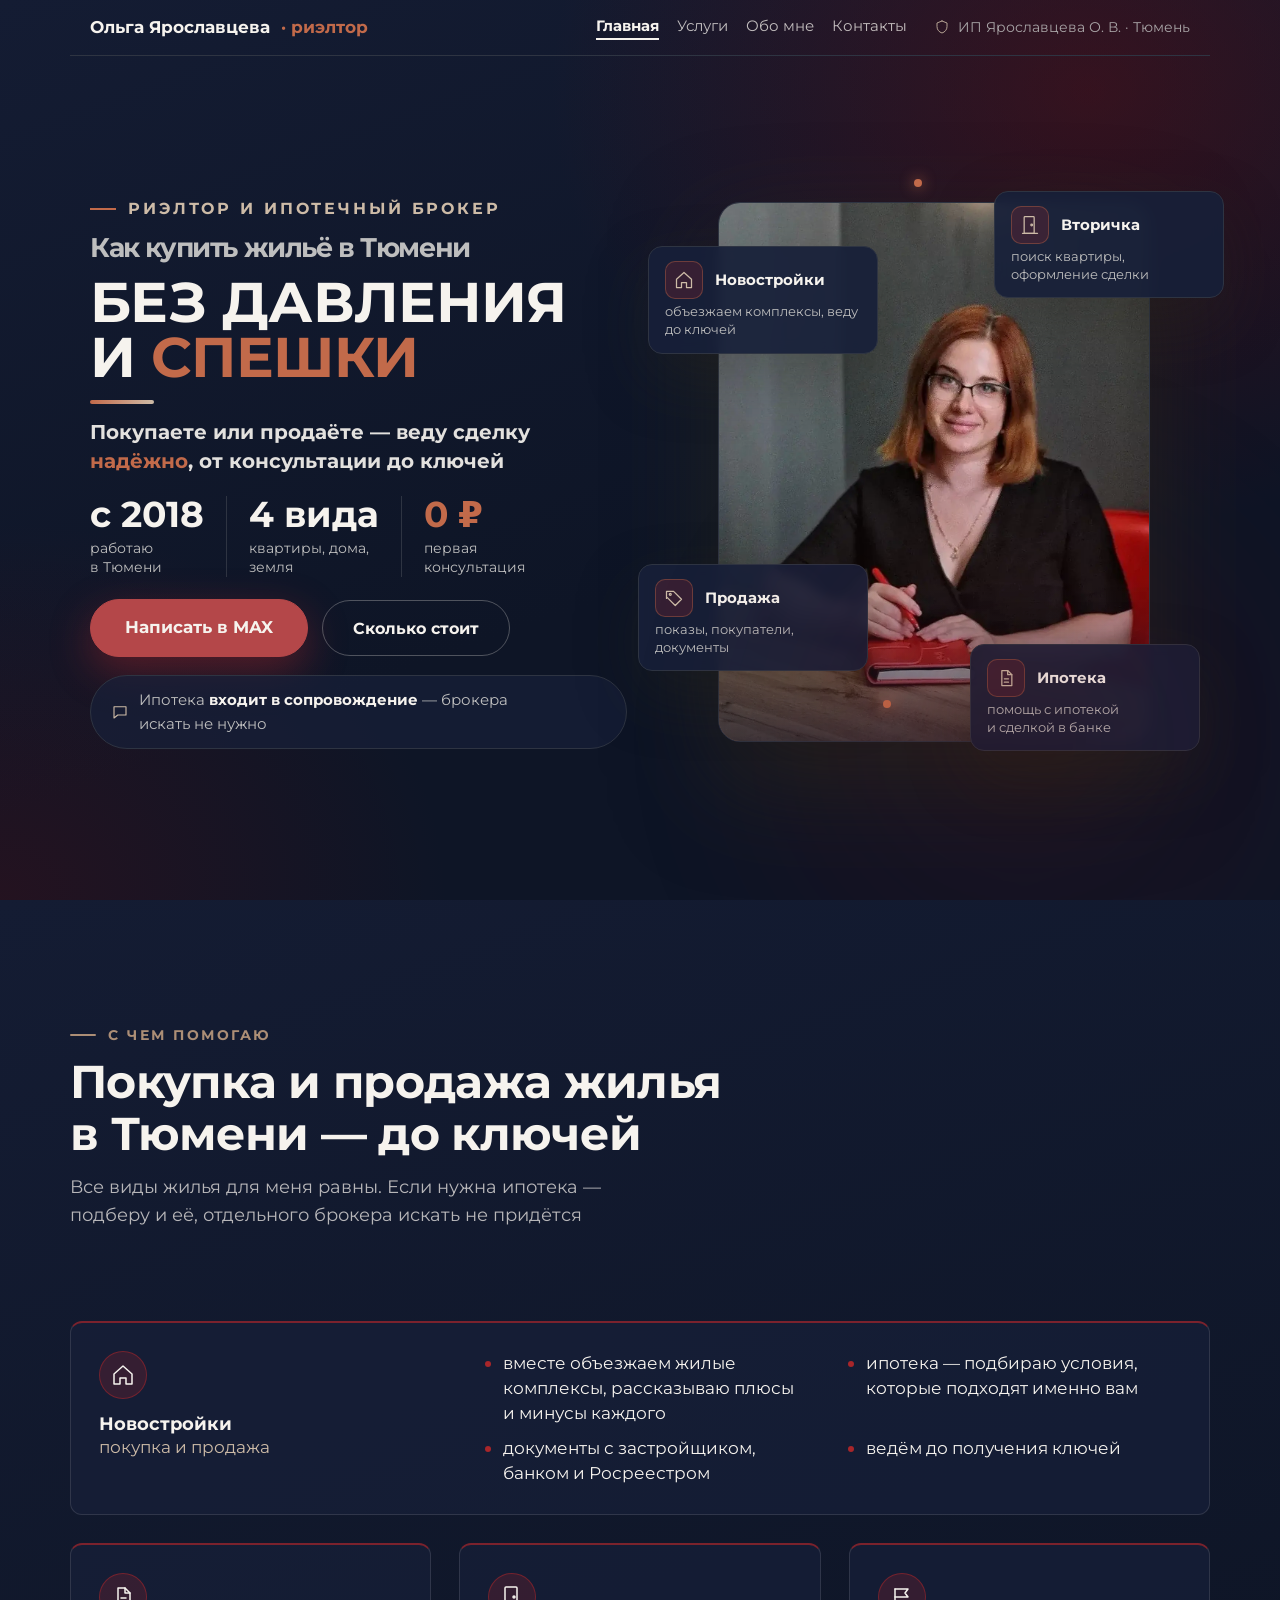
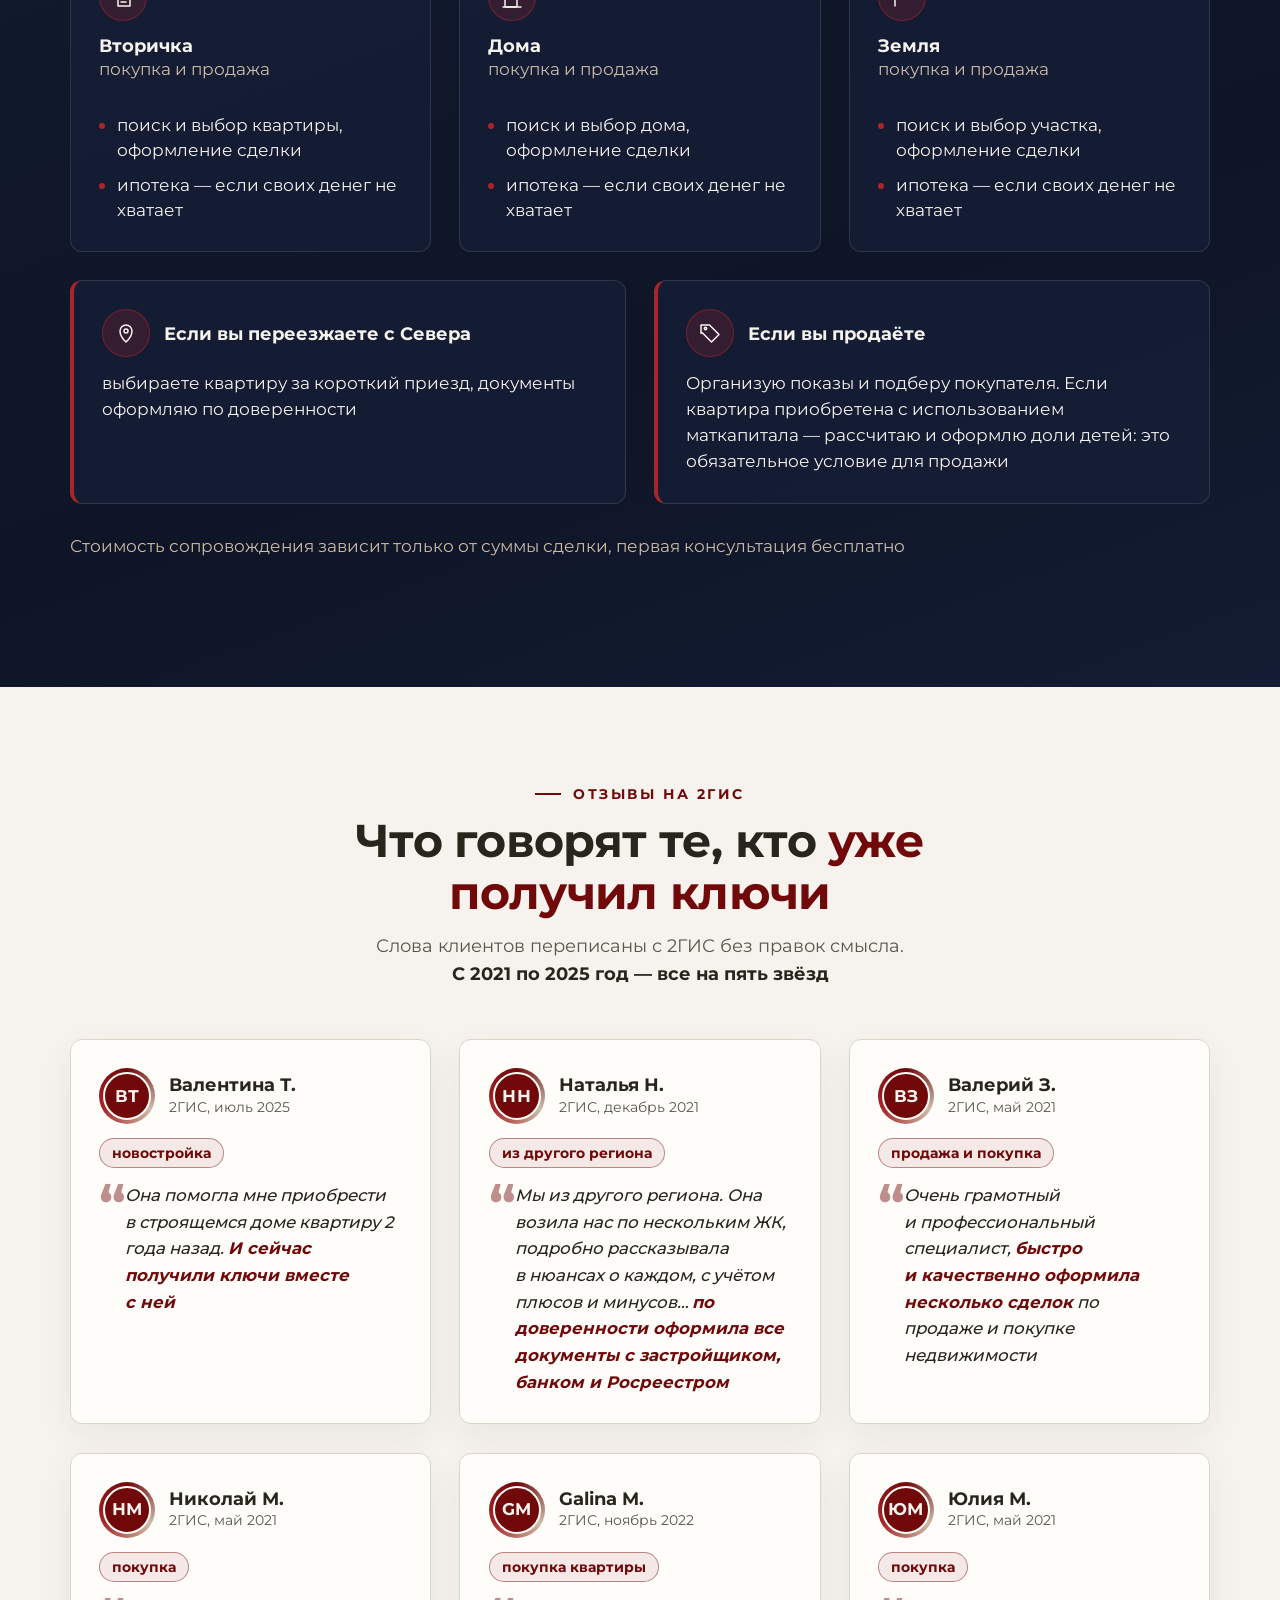
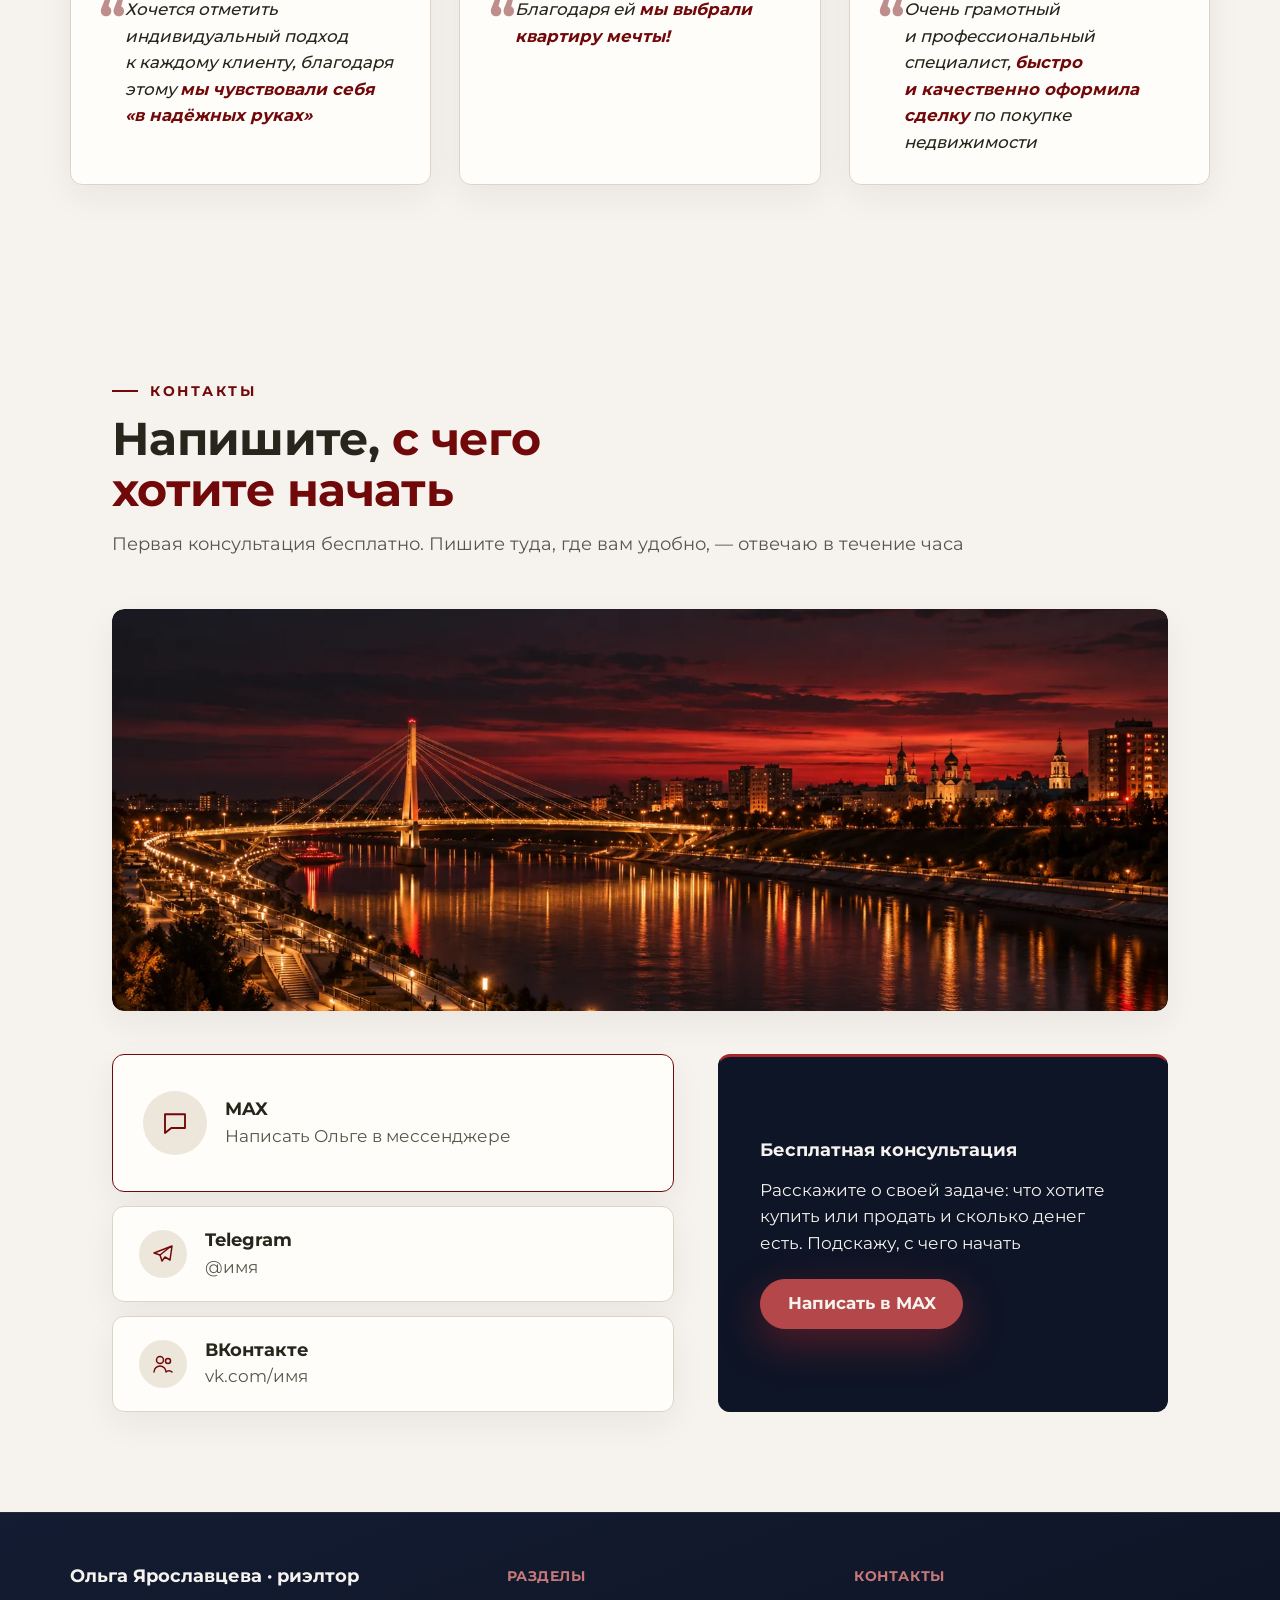
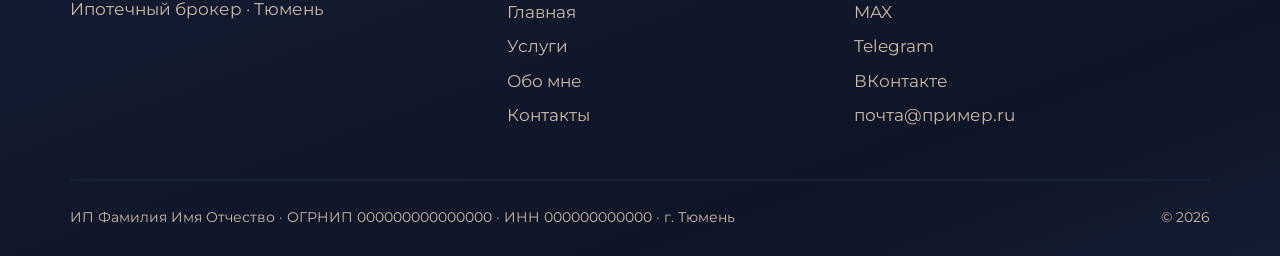
<file: index.html>
<!DOCTYPE html>
<html lang="ru">
<head>
<meta charset="utf-8">
<meta name="viewport" content="width=device-width, initial-scale=1">
<title>Ольга Ярославцева — риэлтор и ипотечный брокер в Тюмени</title>
<meta name="description" content="Риэлтор и ипотечный брокер в Тюмени: помогаю купить жильё без давления и спешки — от подбора и ипотеки до сделки.">
<meta name="robots" content="noindex, nofollow">
<meta property="og:title" content="Ольга Ярославцева — риэлтор и ипотечный брокер в Тюмени">
<meta property="og:description" content="Как купить жильё в Тюмени без давления и спешки — Ольга Ярославцева, риэлтор и ипотечный брокер">
<meta property="og:image" content="https://irvetrova.github.io/olga-mnogostranitsa/img/card.jpg">
<meta property="og:type" content="website">
<link rel="preload" href="fonts/montserrat-cyrillic.woff2" as="font" type="font/woff2" crossorigin>
<style>
@font-face{font-family:Montserrat;font-style:normal;font-weight:400 700;font-display:swap;src:url(fonts/montserrat-cyrillic.woff2) format('woff2');unicode-range:U+0301,U+0400-045F,U+0490-0491,U+04B0-04B1,U+2116}
@font-face{font-family:Montserrat;font-style:normal;font-weight:400 700;font-display:swap;src:url(fonts/montserrat-latin.woff2) format('woff2');unicode-range:U+0000-00FF,U+0131,U+0152-0153,U+02BB-02BC,U+02C6,U+02DA,U+02DC,U+0304,U+0308,U+0329,U+2000-206F,U+20AC,U+2122,U+2191,U+2193,U+2212,U+2215,U+FEFF,U+FFFD}
</style>
<link rel="preload" as="image" href="img/olga-za-stolom.webp" fetchpriority="high">
<link rel="icon" href="img/favicon.svg" type="image/svg+xml">
<link rel="stylesheet" href="style.css">
<style>
:root {
  --шрифт-заголовков: Montserrat, system-ui, sans-serif;  --шрифт-текста: Montserrat, system-ui, sans-serif;
  --цвет-фон: #F6F3EE;  --цвет-фон-2: #EDE6DA;  --цвет-фон-карточки: #FFFDF9;
  --цвет-текст: #26261C;  --цвет-текст-мягкий: #58564B;  --цвет-текст-тихий: #6E6A5E;
  --цвет-акцент: #71090A;  --цвет-акцент-тёмный: #5C0708;  --цвет-акцент-яркий: #A8262A;  --цвет-на-акценте: #F6F3EE;
  --цвет-акцент-глубже: #5C0708;  --цвет-акцент-маркер: #93302A;
  --цвет-линия: #DDD4C6;
  --цвет-тёмный-фон: #0E1526;  --цвет-тёмный-фон-2: #141C33;  --цвет-тёмный-текст: #F6F3EE;
  --цвет-тёмный-фон-3: #0A0F1C;  --цвет-тёмный-фон-4: #172039;
  --цвет-тёплый: #AC8E76;  --цвет-тёплый-мягкий: #CDBBA7;
  --цвет-стекло: color-mix(in srgb, #0E1526 86%, transparent);
  --тень: 0 12px 34px color-mix(in srgb, #26261C 6%, transparent);
  --тень-чип: 0 10px 30px color-mix(in srgb, #26261C 12%, transparent);
  --тень-глубокая: 0 24px 60px color-mix(in srgb, #26261C 35%, transparent);
  --тень-спутник: 0 30px 60px color-mix(in srgb, #26261C 70%, transparent);
  --тень-плиты: 0 40px 100px color-mix(in srgb, #26261C 70%, transparent);
  --кегль-h1: 34px;  --кегль-h2: clamp(28px, 4.5vw, 46px);
  --кегль-текст: clamp(16px, 1.3vw, 19px);  --кегль-лид: clamp(17px, 1.4vw, 20px);
  --кегль-мелкий: 14px;  --кегль-кикер: clamp(14px, 1.1vw, 15px);  --кегль-цифра: clamp(32px, 4.5vw, 54px);  --разрядка-кикера: .04em;
  --отступ-секции: clamp(64px, 10vw, 136px);  --отступ-блока: clamp(18px, 2.2vw, 32px);
  --отступ-секции-тихо: clamp(50px, 7.8vw, 106px);  --отступ-секции-громко: clamp(74px, 11.6vw, 158px);
  --ширина: 1140px;  --ширина-колонки: 580px;  --радиус: 8px;  --радиус-малый: 4px;
  --радиус-карточки: 10px;  --радиус-плитки: 12px;  --радиус-телефон: 46px;  --кнопка-радиус: 999px;
  --радиус-модуля: 8px;  --нить: 1px;
  --плавность: cubic-bezier(.2, .7, .2, 1);  --длительность: .25s;
  --цвет-тёплый-тёмный: #856851;
}
@media (min-width: 900px) {
  :root { --кегль-h1: clamp(46px, 4.4vw, 62px); }
}
:root, .светлый { --цвет-кнопки: #71090A; --цвет-на-кнопке: #F6F3EE; --цвет-кнопки-навёл: var(--цвет-акцент-тёмный); }
.тёмный { --цвет-кнопки: #AC8E76; --цвет-на-кнопке: #0E1526; --цвет-кнопки-навёл: #BBA38F; }

</style>
<script>
(function () {
  var ЭТАЛОН = 0.535;                  // очко Open Sans — текстовой гарнитуры утверждённых макетов
  var ПОТОЛОК = 1.2, МЁРТВАЯ = 0.02;   // выше потолка расползается раскладка; ближе к единице не трогаем вовсе
  var КОМПЬЮТЕР = "(min-width: 900px)";
  var ТОКЕНЫ = ["--кегль-текст", "--кегль-лид", "--кегль-мелкий", "--кегль-кикер"];
  var корень = document.documentElement;
  var холст = document.createElement("canvas").getContext("2d");
  var ждём = 0;

  function мера(буква) { var м = холст.measureText(буква); return (м && м.actualBoundingBoxAscent) || 0; }

  function применить() {
    ждём = 0;
    if (!холст) { return; }

    for (var i = 0; i < ТОКЕНЫ.length; i++) { корень.style.removeProperty(ТОКЕНЫ[i]); }
    var стиль = getComputedStyle(корень), стек = стиль.getPropertyValue("--шрифт-текста").trim();
    if (!стек) { return; }
    холст.font = "400 100px " + стек;

    var очко = Math.max(мера("х"), мера("x")) / 100;
    if (!(очко > 0)) { return; }
    var k = Math.round(Math.min(ПОТОЛОК, Math.max(1, ЭТАЛОН / очко)) * 1000) / 1000;
    if (k - 1 < МЁРТВАЯ || !matchMedia(КОМПЬЮТЕР).matches) { k = 1; }
    корень.setAttribute("data-очко", очко.toFixed(3));      // чтобы проверка могла сказать числа вслух
    корень.setAttribute("data-поправка", k.toFixed(3));
    if (k === 1) { return; }
    for (i = 0; i < ТОКЕНЫ.length; i++) {
      var было = стиль.getPropertyValue(ТОКЕНЫ[i]).trim();
      if (было) { корень.style.setProperty(ТОКЕНЫ[i], "calc((" + было + ") * " + k + ")"); }
    }
  }

  применить();

  if (document.fonts && document.fonts.ready) { document.fonts.ready.then(применить); }

  addEventListener("resize", function () { ждём = ждём || requestAnimationFrame(применить); });
})();
</script>
</head>
<body class="с-липкой-кнопкой">
<section class="блок блок--первый-экран тёмный фон--пятна сторона--слева" id="экран-01" data-тип="первый-экран" data-вёрстка="своя">
  <header class="шапка">
    <a class="шапка__лого" href="#">Ольга Ярославцева <b>· риэлтор</b></a>
    <nav class="шапка__меню" aria-label="Страницы сайта"><button class="шапка__кнопка" type="button" aria-expanded="false" onclick="var n=this.parentNode,o=n.classList.toggle('открыто');this.setAttribute('aria-expanded',o)">Меню</button><div class="шапка__пункты"><span aria-current="page">Главная</span><a href="uslugi/">Услуги</a><a href="obo-mne/">Обо мне</a><a href="kontakty/">Контакты</a></div></nav>
    <span class="шапка__лиц"><svg class="иконка" aria-hidden="true" xmlns="http://www.w3.org/2000/svg" viewBox="0 0 24 24" fill="none" stroke="currentColor" stroke-width="1.5" stroke-linecap="round" stroke-linejoin="round">
  <path d="M12 3l7.5 3v5.5c0 4.6-3.2 8.2-7.5 9.5-4.3-1.3-7.5-4.9-7.5-9.5V6L12 3z"/>
</svg><span><span class="полн-шапка">ИП Ярославцева О. В. · </span>Тюмень</span></span>
  </header>
  <div class="афиша">
    <div class="афиша__текст">
      <p class="кикер-афиши">Риэлтор и ипотечный брокер</p>
      <h1><span class="h1-верх">Как купить жильё в Тюмени</span><span class="h1-крупно">без давления и <em>спешки</em></span></h1>
      <div class="черта"></div>
      <p class="лид-афиши">Покупаете или продаёте&nbsp;— веду сделку <em>надёжно</em>, от&nbsp;консультации до&nbsp;ключей</p>
      <ul class="цифры-афиши">
        <li><b>с 2018</b><span>работаю<br>в Тюмени</span></li>
        <li><b>4 вида</b><span>квартиры, дома,<br>земля</span></li>
        <li><b>0 ₽</b><span>первая<br>консультация</span></li>
      </ul>
      <div class="кнопки-афиши">
        <a class="кнопка кнопка--главная" href="#экран-07">Написать в MAX</a>
        <a class="кнопка-контур" href="uslugi/#экран-04">Сколько стоит</a>
      </div>
      <p class="пилюля"><svg class="иконка" aria-hidden="true" xmlns="http://www.w3.org/2000/svg" viewBox="0 0 24 24" fill="none" stroke="currentColor" stroke-width="1.5" stroke-linecap="round" stroke-linejoin="round">
  <path d="M4 5h16v11H9l-5 4z"/>
</svg><span>Ипотека <b>входит в сопровождение</b> — брокера искать&nbsp;не&nbsp;нужно</span></p>
    </div>
    <div class="сцена">
      <figure class="первый-экран__картинка кадр-афиши" style="--лицо-в-кадре: .22">
        <picture><source media="(max-width: 899px)" srcset="img/olga-za-stolom.webp"><img src="img/olga-za-stolom.webp" alt="Ольга Ярославцева, риэлтор в Тюмени" data-лицо="50,22" fetchpriority="high"></picture>
      </figure>
      <div class="услуга услуга--1"><i class="услуга__икон"><svg class="иконка" aria-hidden="true" xmlns="http://www.w3.org/2000/svg" viewBox="0 0 24 24" fill="none" stroke="currentColor" stroke-width="1.5" stroke-linecap="round" stroke-linejoin="round">
  <path d="M3 11l9-8 9 8v10h-6v-6H9v6H3z"/>
</svg></i><b>Новостройки</b><span>объезжаем комплексы, веду до ключей</span></div>
      <div class="услуга услуга--2"><i class="услуга__икон"><svg class="иконка" aria-hidden="true" xmlns="http://www.w3.org/2000/svg" viewBox="0 0 24 24" fill="none" stroke="currentColor" stroke-width="1.5" stroke-linecap="round" stroke-linejoin="round">
  <rect x="5" y="2" width="12" height="20" rx="1"/>
  <path d="M3 22h18"/>
  <circle cx="14" cy="12" r="1"/>
</svg></i><b>Вторичка</b><span>поиск квартиры, оформление сделки</span></div>
      <div class="услуга услуга--3"><i class="услуга__икон"><svg class="иконка" aria-hidden="true" xmlns="http://www.w3.org/2000/svg" viewBox="0 0 24 24" fill="none" stroke="currentColor" stroke-width="1.5" stroke-linecap="round" stroke-linejoin="round">
  <path d="M3 12.5V4h8.5L21 13.5 13.5 21 4 11.5"/>
  <circle cx="7.5" cy="7.5" r="1.2"/>
</svg></i><b>Продажа</b><span>показы, покупатели, документы</span></div>
      <div class="услуга услуга--4"><i class="услуга__икон"><svg class="иконка" aria-hidden="true" xmlns="http://www.w3.org/2000/svg" viewBox="0 0 24 24" fill="none" stroke="currentColor" stroke-width="1.5" stroke-linecap="round" stroke-linejoin="round">
  <path d="M7 3h7l5 5v13H7z"/>
  <path d="M14 3v5h5M10 13h5M10 17h5"/>
</svg></i><b>Ипотека</b><span>помощь с ипотекой и сделкой в банке</span></div>
      <span class="точка" style="top: 2%; left: 46%"></span><span class="точка" style="bottom: 12%; left: 40%"></span>
    </div>
  </div>
</section>
<section class="блок блок--боль тёмный второй" id="экран-02" data-тип="боль" data-вёрстка="своя">
<div class="блок__внутри">
  <div class="внутри-сетка">
    <div class="шапка-слева">
      <p class="кикер">С чем помогаю</p>
      <h2>Покупка и продажа жилья в Тюмени — до ключей</h2>
      <p class="лид">Все виды жилья для меня равны. Если нужна ипотека — подберу и её, отдельного брокера искать не придётся</p>
    </div>
    <div>
      <div class="карточки">
        <article class="карт">
          <div class="карт__верх">
            <span class="карт__икон"><svg class="иконка" aria-hidden="true" xmlns="http://www.w3.org/2000/svg" viewBox="0 0 24 24" fill="none" stroke="currentColor" stroke-width="1.5" stroke-linecap="round" stroke-linejoin="round">
  <path d="M3 11l9-8 9 8v10h-6v-6H9v6H3z"/>
</svg></span>
            <div>
              <h3>Новостройки</h3>
              <p class="карт__вид">покупка и продажа</p>
            </div>
          </div>
          <ul>
            <li>вместе объезжаем жилые комплексы, рассказываю плюсы и минусы каждого</li>
            <li>ипотека — подбираю условия, которые подходят именно вам</li>
            <li>документы с застройщиком, банком и Росреестром</li>
            <li>ведём до получения ключей</li>
          </ul>
        </article>
        <article class="карт">
          <div class="карт__верх">
            <span class="карт__икон"><svg class="иконка" aria-hidden="true" xmlns="http://www.w3.org/2000/svg" viewBox="0 0 24 24" fill="none" stroke="currentColor" stroke-width="1.5" stroke-linecap="round" stroke-linejoin="round">
  <path d="M7 3h7l5 5v13H7z"/>
  <path d="M14 3v5h5M10 13h5M10 17h5"/>
</svg></span>
            <div>
              <h3>Вторичка</h3>
              <p class="карт__вид">покупка и продажа</p>
            </div>
          </div>
          <ul>
            <li>поиск и выбор квартиры, оформление сделки</li>
            <li>ипотека — если своих денег не хватает</li>
          </ul>
        </article>
        <article class="карт">
          <div class="карт__верх">
            <span class="карт__икон"><svg class="иконка" aria-hidden="true" xmlns="http://www.w3.org/2000/svg" viewBox="0 0 24 24" fill="none" stroke="currentColor" stroke-width="1.5" stroke-linecap="round" stroke-linejoin="round">
  <rect x="5" y="2" width="12" height="20" rx="1"/>
  <path d="M3 22h18"/>
  <circle cx="14" cy="12" r="1"/>
</svg></span>
            <div>
              <h3>Дома</h3>
              <p class="карт__вид">покупка и продажа</p>
            </div>
          </div>
          <ul>
            <li>поиск и выбор дома, оформление сделки</li>
            <li>ипотека — если своих денег не хватает</li>
          </ul>
        </article>
        <article class="карт">
          <div class="карт__верх">
            <span class="карт__икон"><svg class="иконка" aria-hidden="true" xmlns="http://www.w3.org/2000/svg" viewBox="0 0 24 24" fill="none" stroke="currentColor" stroke-width="1.5" stroke-linecap="round" stroke-linejoin="round">
  <path d="M5 21V4"/>
  <path d="M5 4h13l-3 4 3 4H5"/>
</svg></span>
            <div>
              <h3>Земля</h3>
              <p class="карт__вид">покупка и продажа</p>
            </div>
          </div>
          <ul>
            <li>поиск и выбор участка, оформление сделки</li>
            <li>ипотека — если своих денег не хватает</li>
          </ul>
        </article>
        <article class="карт карт--север">
          <div class="карт__верх">
            <span class="карт__икон"><svg class="иконка" aria-hidden="true" xmlns="http://www.w3.org/2000/svg" viewBox="0 0 24 24" fill="none" stroke="currentColor" stroke-width="1.5" stroke-linecap="round" stroke-linejoin="round">
  <path d="M12 21s-6-5.5-6-11a6 6 0 0 1 12 0c0 5.5-6 11-6 11z"/>
  <circle cx="12" cy="10" r="2"/>
</svg></span>
            <h3>Если вы переезжаете с Севера</h3>
          </div>
          <p>выбираете квартиру за короткий приезд, документы оформляю по доверенности</p>
        </article>
        <article class="карт карт--север">
          <div class="карт__верх">
            <span class="карт__икон"><svg class="иконка" aria-hidden="true" xmlns="http://www.w3.org/2000/svg" viewBox="0 0 24 24" fill="none" stroke="currentColor" stroke-width="1.5" stroke-linecap="round" stroke-linejoin="round">
  <path d="M3 12.5V4h8.5L21 13.5 13.5 21 4 11.5"/>
  <circle cx="7.5" cy="7.5" r="1.2"/>
</svg></span>
            <h3>Если вы продаёте</h3>
          </div>
          <p>Организую показы и подберу покупателя. Если квартира приобретена с использованием маткапитала — рассчитаю и оформлю доли детей: это обязательное условие для продажи</p>
        </article>
      </div>
      <p class="итог-строка">Стоимость сопровождения зависит только от суммы сделки, первая консультация бесплатно</p>
    </div>
  </div>
</div>
</section>
<section class="блок блок--отзывы блок--тихо светлый" id="экран-05" data-тип="отзывы" data-вёрстка="своя">
<div class="блок__внутри">
  <div class="шапка-центр">
    <p class="кикер">Отзывы на 2ГИС</p>
    <h2>Что говорят те, кто <em>уже получил ключи</em></h2>
    <p class="лид">Слова клиентов переписаны с 2ГИС без правок смысла.<br><b>С 2021 по 2025 год — все на пять звёзд</b></p>
  </div>
  <div class="отзывы">
    <figure class="отзыв">
      <figcaption class="кто"><span class="знак" aria-hidden="true"><span>ВТ</span></span><span><span class="кто__имя">Валентина Т.</span><span class="кто__где">2ГИС, июль 2025</span></span></figcaption>
      <span class="метка">новостройка</span>
      <blockquote class="цитата">Она помогла мне приобрести в строящемся доме квартиру 2 года назад. <b>И сейчас получили ключи вместе с ней</b></blockquote>
    </figure>
    <figure class="отзыв">
      <figcaption class="кто"><span class="знак" aria-hidden="true"><span>НН</span></span><span><span class="кто__имя">Наталья Н.</span><span class="кто__где">2ГИС, декабрь 2021</span></span></figcaption>
      <span class="метка">из другого региона</span>
      <blockquote class="цитата">Мы из другого региона. Она возила нас по нескольким ЖК, подробно рассказывала в нюансах о каждом, с учётом плюсов и минусов… <b>по доверенности оформила все документы с застройщиком, банком и Росреестром</b></blockquote>
    </figure>
    <figure class="отзыв">
      <figcaption class="кто"><span class="знак" aria-hidden="true"><span>ВЗ</span></span><span><span class="кто__имя">Валерий З.</span><span class="кто__где">2ГИС, май 2021</span></span></figcaption>
      <span class="метка">продажа и покупка</span>
      <blockquote class="цитата">Очень грамотный и профессиональный специалист, <b>быстро и качественно оформила несколько сделок</b> по продаже и покупке недвижимости</blockquote>
    </figure>
    <figure class="отзыв">
      <figcaption class="кто"><span class="знак" aria-hidden="true"><span>НМ</span></span><span><span class="кто__имя">Николай М.</span><span class="кто__где">2ГИС, май 2021</span></span></figcaption>
      <span class="метка">покупка</span>
      <blockquote class="цитата">Хочется отметить индивидуальный подход к каждому клиенту, благодаря этому <b>мы чувствовали себя «в надёжных руках»</b></blockquote>
    </figure>
    <figure class="отзыв">
      <figcaption class="кто"><span class="знак" aria-hidden="true"><span>GM</span></span><span><span class="кто__имя">Galina M.</span><span class="кто__где">2ГИС, ноябрь 2022</span></span></figcaption>
      <span class="метка">покупка квартиры</span>
      <blockquote class="цитата">Благодаря ей <b>мы выбрали квартиру мечты!</b></blockquote>
    </figure>
    <figure class="отзыв">
      <figcaption class="кто"><span class="знак" aria-hidden="true"><span>ЮМ</span></span><span><span class="кто__имя">Юлия М.</span><span class="кто__где">2ГИС, май 2021</span></span></figcaption>
      <span class="метка">покупка</span>
      <blockquote class="цитата">Очень грамотный и профессиональный специалист, <b>быстро и качественно оформила сделку</b> по покупке недвижимости</blockquote>
    </figure>
  </div>
</div>
</section>
<section class="блок блок--контакты блок--тихо светлый" id="экран-07" data-тип="контакты" data-вёрстка="своя">
<div class="блок__внутри">
  <div class="шапка-лево">
    <p class="кикер">Контакты</p>
    <h2>Напишите, <em>с чего хотите начать</em></h2>
    <p class="лид">Первая консультация бесплатно. Пишите туда, где вам удобно, — отвечаю в течение часа</p>
  </div>
  <figure class="фото вид-города"><img src="img/tyumen-vecher.webp" width="1600" height="900" alt="Вечерний город у реки: набережная и мост в огнях на закате — иллюстрация" loading="lazy"></figure>
  <div class="тело">
    <div class="способы">
      <a class="способ способ--главный" href="#экран-07" target="_blank" rel="noopener">
        <span class="способ__икон"><svg class="иконка" aria-hidden="true" xmlns="http://www.w3.org/2000/svg" viewBox="0 0 24 24" fill="none" stroke="currentColor" stroke-width="1.5" stroke-linecap="round" stroke-linejoin="round">
  <path d="M4 5h16v11H9l-5 4z"/>
</svg></span>
        <span class="способ__текст"><span class="способ__имя">MAX</span><span class="способ__адрес">Написать Ольге в мессенджере</span></span>
      </a>
      <a class="способ" href="#экран-07" target="_blank" rel="noopener">
        <span class="способ__икон"><svg class="иконка" aria-hidden="true" xmlns="http://www.w3.org/2000/svg" viewBox="0 0 24 24" fill="none" stroke="currentColor" stroke-width="1.5" stroke-linecap="round" stroke-linejoin="round">
  <path d="M21 4L3 11l6 2 2 6 3-4 5 3z"/>
  <path d="M9 13l10-8"/>
</svg></span>
        <span class="способ__текст"><span class="способ__имя">Telegram</span><span class="способ__адрес">@имя</span></span>
      </a>
      <a class="способ" href="#экран-07" target="_blank" rel="noopener">
        <span class="способ__икон"><svg class="иконка" aria-hidden="true" xmlns="http://www.w3.org/2000/svg" viewBox="0 0 24 24" fill="none" stroke="currentColor" stroke-width="1.5" stroke-linecap="round" stroke-linejoin="round">
  <circle cx="9" cy="8" r="3.5"/>
  <circle cx="17" cy="9" r="2.5"/>
  <path d="M3 20a6 6 0 0 1 12 0M15 20a4 4 0 0 1 6 0"/>
</svg></span>
        <span class="способ__текст"><span class="способ__имя">ВКонтакте</span><span class="способ__адрес">vk.com/имя</span></span>
      </a>
    </div>
    <aside class="приглашение">
      <h3>Бесплатная консультация</h3>
      <p>Расскажите о своей задаче: что хотите купить или продать и сколько денег есть. Подскажу, с чего начать</p>
      <div class="кнопка-под"><a class="кнопка кнопка--главная" href="#экран-07">Написать в MAX</a></div>
    </aside>
  </div>
</div>
</section>
<section class="блок блок--подвал блок--тихо тёмный второй" id="экран-08" data-тип="подвал" data-вёрстка="своя">
<div class="блок__внутри">
  <div class="сетка">
    <div>
      <span class="знак">Ольга Ярославцева · риэлтор</span>
      <p class="подпись">Ипотечный брокер · Тюмень</p>
    </div>
    <div>
      <h4>Разделы</h4>
      <div class="ссылки подвал__ссылки подвал__разделы">
        <a href="./">Главная</a>
        <a href="uslugi/">Услуги</a>
        <a href="obo-mne/">Обо мне</a>
        <a href="kontakty/">Контакты</a>
      </div>
    </div>
    <div>
      <h4>Контакты</h4>
      <div class="ссылки подвал__ссылки">
        <a href="#экран-07" target="_blank" rel="noopener">MAX</a>
        <a href="#экран-07" target="_blank" rel="noopener">Telegram</a>
        <a href="#экран-07" target="_blank" rel="noopener">ВКонтакте</a>
        <a href="#экран-07">почта@пример.ru</a>
      </div>
    </div>
  </div>
  <div class="низ">
    <span>ИП Фамилия Имя Отчество · ОГРНИП 000000000000000 · ИНН 000000000000 · г. Тюмень</span>
    <span>© 2026</span>
  </div>
</div>
</section>
<div class="липкая-кнопка липкая-кнопка--тёмная"><a class="кнопка кнопка--главная" href="#экран-07">Написать в MAX</a></div>
<script>
(function () {
  var СПИТ = "главная-на-виду";                       // класс на body; правило сна — в стилях
  var кнопка = document.querySelector(".первый-экран__действие .кнопка--главная");
  if (!кнопка || !window.IntersectionObserver) { return; }

  function пометить(на_виду) { document.body.classList.toggle(СПИТ, !!на_виду); }

  var б = кнопка.getBoundingClientRect();
  пометить(б.bottom > 0 && б.top < (window.innerHeight || 0));

  requestAnimationFrame(function () {
    requestAnimationFrame(function () { document.body.classList.add("панель-с-переходом"); });
  });

  new IntersectionObserver(function (записи) {
    пометить(записи[записи.length - 1].isIntersecting);
  }, { threshold: 0 }).observe(кнопка);
})();
</script>
</body>
</html>
</file>
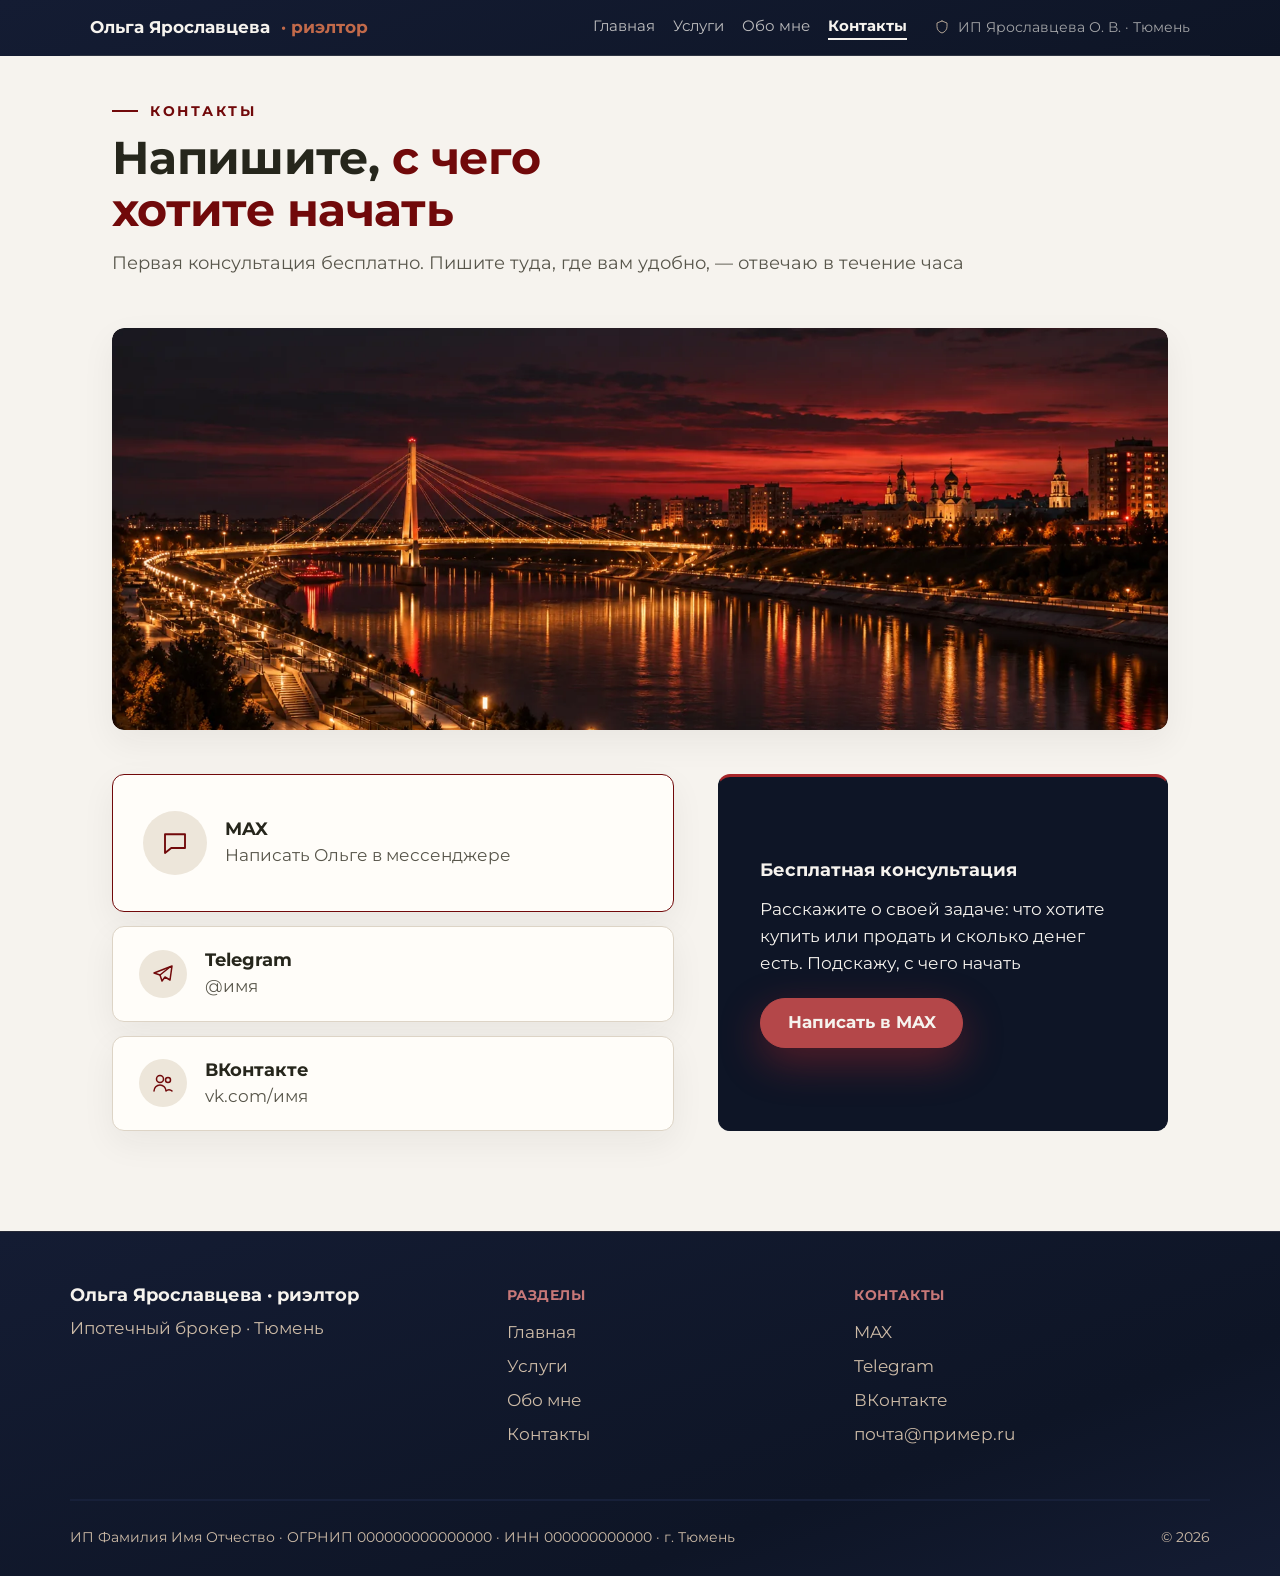
<file: kontakty/index.html>
<!DOCTYPE html>
<html lang="ru">
<head>
<meta charset="utf-8">
<meta name="viewport" content="width=device-width, initial-scale=1">
<title>Ольга Ярославцева — риэлтор и ипотечный брокер в Тюмени</title>
<meta name="description" content="Риэлтор и ипотечный брокер в Тюмени: помогаю купить жильё без давления и спешки — от подбора и ипотеки до сделки.">
<meta name="robots" content="noindex, nofollow">
<meta property="og:title" content="Ольга Ярославцева — риэлтор и ипотечный брокер в Тюмени">
<meta property="og:description" content="Как купить жильё в Тюмени без давления и спешки — Ольга Ярославцева, риэлтор и ипотечный брокер">
<meta property="og:image" content="https://irvetrova.github.io/olga-mnogostranitsa/img/card.jpg">
<meta property="og:type" content="website">
<link rel="preload" href="../fonts/montserrat-cyrillic.woff2" as="font" type="font/woff2" crossorigin>
<style>
@font-face{font-family:Montserrat;font-style:normal;font-weight:400 700;font-display:swap;src:url(../fonts/montserrat-cyrillic.woff2) format('woff2');unicode-range:U+0301,U+0400-045F,U+0490-0491,U+04B0-04B1,U+2116}
@font-face{font-family:Montserrat;font-style:normal;font-weight:400 700;font-display:swap;src:url(../fonts/montserrat-latin.woff2) format('woff2');unicode-range:U+0000-00FF,U+0131,U+0152-0153,U+02BB-02BC,U+02C6,U+02DA,U+02DC,U+0304,U+0308,U+0329,U+2000-206F,U+20AC,U+2122,U+2191,U+2193,U+2212,U+2215,U+FEFF,U+FFFD}
</style>
<link rel="icon" href="../img/favicon.svg" type="image/svg+xml">
<link rel="stylesheet" href="style.css">
<style>
:root {
  --шрифт-заголовков: Montserrat, system-ui, sans-serif;  --шрифт-текста: Montserrat, system-ui, sans-serif;
  --цвет-фон: #F6F3EE;  --цвет-фон-2: #EDE6DA;  --цвет-фон-карточки: #FFFDF9;
  --цвет-текст: #26261C;  --цвет-текст-мягкий: #58564B;  --цвет-текст-тихий: #6E6A5E;
  --цвет-акцент: #71090A;  --цвет-акцент-тёмный: #5C0708;  --цвет-акцент-яркий: #A8262A;  --цвет-на-акценте: #F6F3EE;
  --цвет-акцент-глубже: #5C0708;  --цвет-акцент-маркер: #93302A;
  --цвет-линия: #DDD4C6;
  --цвет-тёмный-фон: #0E1526;  --цвет-тёмный-фон-2: #141C33;  --цвет-тёмный-текст: #F6F3EE;
  --цвет-тёмный-фон-3: #0A0F1C;  --цвет-тёмный-фон-4: #172039;
  --цвет-тёплый: #AC8E76;  --цвет-тёплый-мягкий: #CDBBA7;
  --цвет-стекло: color-mix(in srgb, #0E1526 86%, transparent);
  --тень: 0 12px 34px color-mix(in srgb, #26261C 6%, transparent);
  --тень-чип: 0 10px 30px color-mix(in srgb, #26261C 12%, transparent);
  --тень-глубокая: 0 24px 60px color-mix(in srgb, #26261C 35%, transparent);
  --тень-спутник: 0 30px 60px color-mix(in srgb, #26261C 70%, transparent);
  --тень-плиты: 0 40px 100px color-mix(in srgb, #26261C 70%, transparent);
  --кегль-h1: 34px;  --кегль-h2: clamp(28px, 4.5vw, 46px);
  --кегль-текст: clamp(16px, 1.3vw, 19px);  --кегль-лид: clamp(17px, 1.4vw, 20px);
  --кегль-мелкий: 14px;  --кегль-кикер: clamp(14px, 1.1vw, 15px);  --кегль-цифра: clamp(32px, 4.5vw, 54px);  --разрядка-кикера: .04em;
  --отступ-секции: clamp(64px, 10vw, 136px);  --отступ-блока: clamp(18px, 2.2vw, 32px);
  --отступ-секции-тихо: clamp(50px, 7.8vw, 106px);  --отступ-секции-громко: clamp(74px, 11.6vw, 158px);
  --ширина: 1140px;  --ширина-колонки: 580px;  --радиус: 8px;  --радиус-малый: 4px;
  --радиус-карточки: 10px;  --радиус-плитки: 12px;  --радиус-телефон: 46px;  --кнопка-радиус: 999px;
  --радиус-модуля: 8px;  --нить: 1px;
  --плавность: cubic-bezier(.2, .7, .2, 1);  --длительность: .25s;
  --цвет-тёплый-тёмный: #856851;
}
@media (min-width: 900px) {
  :root { --кегль-h1: clamp(46px, 4.4vw, 62px); }
}
:root, .светлый { --цвет-кнопки: #71090A; --цвет-на-кнопке: #F6F3EE; --цвет-кнопки-навёл: var(--цвет-акцент-тёмный); }
.тёмный { --цвет-кнопки: #AC8E76; --цвет-на-кнопке: #0E1526; --цвет-кнопки-навёл: #BBA38F; }

</style>
<script>
(function () {
  var ЭТАЛОН = 0.535;                  // очко Open Sans — текстовой гарнитуры утверждённых макетов
  var ПОТОЛОК = 1.2, МЁРТВАЯ = 0.02;   // выше потолка расползается раскладка; ближе к единице не трогаем вовсе
  var КОМПЬЮТЕР = "(min-width: 900px)";
  var ТОКЕНЫ = ["--кегль-текст", "--кегль-лид", "--кегль-мелкий", "--кегль-кикер"];
  var корень = document.documentElement;
  var холст = document.createElement("canvas").getContext("2d");
  var ждём = 0;

  function мера(буква) { var м = холст.measureText(буква); return (м && м.actualBoundingBoxAscent) || 0; }

  function применить() {
    ждём = 0;
    if (!холст) { return; }

    for (var i = 0; i < ТОКЕНЫ.length; i++) { корень.style.removeProperty(ТОКЕНЫ[i]); }
    var стиль = getComputedStyle(корень), стек = стиль.getPropertyValue("--шрифт-текста").trim();
    if (!стек) { return; }
    холст.font = "400 100px " + стек;

    var очко = Math.max(мера("х"), мера("x")) / 100;
    if (!(очко > 0)) { return; }
    var k = Math.round(Math.min(ПОТОЛОК, Math.max(1, ЭТАЛОН / очко)) * 1000) / 1000;
    if (k - 1 < МЁРТВАЯ || !matchMedia(КОМПЬЮТЕР).matches) { k = 1; }
    корень.setAttribute("data-очко", очко.toFixed(3));      // чтобы проверка могла сказать числа вслух
    корень.setAttribute("data-поправка", k.toFixed(3));
    if (k === 1) { return; }
    for (i = 0; i < ТОКЕНЫ.length; i++) {
      var было = стиль.getPropertyValue(ТОКЕНЫ[i]).trim();
      if (было) { корень.style.setProperty(ТОКЕНЫ[i], "calc((" + было + ") * " + k + ")"); }
    }
  }

  применить();

  if (document.fonts && document.fonts.ready) { document.fonts.ready.then(применить); }

  addEventListener("resize", function () { ждём = ждём || requestAnimationFrame(применить); });
})();
</script>
</head>
<body class="с-липкой-кнопкой">
<section class="блок блок--шапка тёмный" id="экран-00" data-тип="шапка" data-вёрстка="своя">
<header class="шапка">
  <a class="шапка__лого" href="../">Ольга Ярославцева <b>· риэлтор</b></a>
    <nav class="шапка__меню" aria-label="Страницы сайта"><button class="шапка__кнопка" type="button" aria-expanded="false" onclick="var n=this.parentNode,o=n.classList.toggle('открыто');this.setAttribute('aria-expanded',o)">Меню</button><div class="шапка__пункты"><a href="../">Главная</a><a href="../uslugi/">Услуги</a><a href="../obo-mne/">Обо мне</a><span aria-current="page">Контакты</span></div></nav>
  <span class="шапка__лиц"><svg class="иконка" aria-hidden="true" xmlns="http://www.w3.org/2000/svg" viewBox="0 0 24 24" fill="none" stroke="currentColor" stroke-width="1.5" stroke-linecap="round" stroke-linejoin="round">
  <path d="M12 3l7.5 3v5.5c0 4.6-3.2 8.2-7.5 9.5-4.3-1.3-7.5-4.9-7.5-9.5V6L12 3z"/>
</svg><span><span class="полн-шапка">ИП Ярославцева О. В. · </span>Тюмень</span></span>
</header>
</section>
<section class="блок блок--контакты блок--тихо светлый" id="экран-07" data-тип="контакты" data-вёрстка="своя">
<div class="блок__внутри">
  <div class="шапка-лево">
    <p class="кикер">Контакты</p>
    <h2>Напишите, <em>с чего хотите начать</em></h2>
    <p class="лид">Первая консультация бесплатно. Пишите туда, где вам удобно, — отвечаю в течение часа</p>
  </div>
  <figure class="фото вид-города"><img src="../img/tyumen-vecher.webp" width="1600" height="900" alt="Вечерний город у реки: набережная и мост в огнях на закате — иллюстрация" loading="lazy"></figure>
  <div class="тело">
    <div class="способы">
      <a class="способ способ--главный" href="#экран-07" target="_blank" rel="noopener">
        <span class="способ__икон"><svg class="иконка" aria-hidden="true" xmlns="http://www.w3.org/2000/svg" viewBox="0 0 24 24" fill="none" stroke="currentColor" stroke-width="1.5" stroke-linecap="round" stroke-linejoin="round">
  <path d="M4 5h16v11H9l-5 4z"/>
</svg></span>
        <span class="способ__текст"><span class="способ__имя">MAX</span><span class="способ__адрес">Написать Ольге в мессенджере</span></span>
      </a>
      <a class="способ" href="#экран-07" target="_blank" rel="noopener">
        <span class="способ__икон"><svg class="иконка" aria-hidden="true" xmlns="http://www.w3.org/2000/svg" viewBox="0 0 24 24" fill="none" stroke="currentColor" stroke-width="1.5" stroke-linecap="round" stroke-linejoin="round">
  <path d="M21 4L3 11l6 2 2 6 3-4 5 3z"/>
  <path d="M9 13l10-8"/>
</svg></span>
        <span class="способ__текст"><span class="способ__имя">Telegram</span><span class="способ__адрес">@имя</span></span>
      </a>
      <a class="способ" href="#экран-07" target="_blank" rel="noopener">
        <span class="способ__икон"><svg class="иконка" aria-hidden="true" xmlns="http://www.w3.org/2000/svg" viewBox="0 0 24 24" fill="none" stroke="currentColor" stroke-width="1.5" stroke-linecap="round" stroke-linejoin="round">
  <circle cx="9" cy="8" r="3.5"/>
  <circle cx="17" cy="9" r="2.5"/>
  <path d="M3 20a6 6 0 0 1 12 0M15 20a4 4 0 0 1 6 0"/>
</svg></span>
        <span class="способ__текст"><span class="способ__имя">ВКонтакте</span><span class="способ__адрес">vk.com/имя</span></span>
      </a>
    </div>
    <aside class="приглашение">
      <h3>Бесплатная консультация</h3>
      <p>Расскажите о своей задаче: что хотите купить или продать и сколько денег есть. Подскажу, с чего начать</p>
      <div class="кнопка-под"><a class="кнопка кнопка--главная" href="#экран-07">Написать в MAX</a></div>
    </aside>
  </div>
</div>
</section>
<section class="блок блок--подвал блок--тихо тёмный второй" id="экран-08" data-тип="подвал" data-вёрстка="своя">
<div class="блок__внутри">
  <div class="сетка">
    <div>
      <span class="знак">Ольга Ярославцева · риэлтор</span>
      <p class="подпись">Ипотечный брокер · Тюмень</p>
    </div>
    <div>
      <h4>Разделы</h4>
      <div class="ссылки подвал__ссылки подвал__разделы">
        <a href="../">Главная</a>
        <a href="../uslugi/">Услуги</a>
        <a href="../obo-mne/">Обо мне</a>
        <a href="../kontakty/">Контакты</a>
      </div>
    </div>
    <div>
      <h4>Контакты</h4>
      <div class="ссылки подвал__ссылки">
        <a href="#экран-07" target="_blank" rel="noopener">MAX</a>
        <a href="#экран-07" target="_blank" rel="noopener">Telegram</a>
        <a href="#экран-07" target="_blank" rel="noopener">ВКонтакте</a>
        <a href="#экран-07">почта@пример.ru</a>
      </div>
    </div>
  </div>
  <div class="низ">
    <span>ИП Фамилия Имя Отчество · ОГРНИП 000000000000000 · ИНН 000000000000 · г. Тюмень</span>
    <span>© 2026</span>
  </div>
</div>
</section>
<div class="липкая-кнопка липкая-кнопка--тёмная"><a class="кнопка кнопка--главная" href="#экран-07">Написать в MAX</a></div>
<script>
(function () {
  var СПИТ = "главная-на-виду";                       // класс на body; правило сна — в стилях
  var кнопка = document.querySelector(".первый-экран__действие .кнопка--главная");
  if (!кнопка || !window.IntersectionObserver) { return; }

  function пометить(на_виду) { document.body.classList.toggle(СПИТ, !!на_виду); }

  var б = кнопка.getBoundingClientRect();
  пометить(б.bottom > 0 && б.top < (window.innerHeight || 0));

  requestAnimationFrame(function () {
    requestAnimationFrame(function () { document.body.classList.add("панель-с-переходом"); });
  });

  new IntersectionObserver(function (записи) {
    пометить(записи[записи.length - 1].isIntersecting);
  }, { threshold: 0 }).observe(кнопка);
})();
</script>
</body>
</html>
</file>
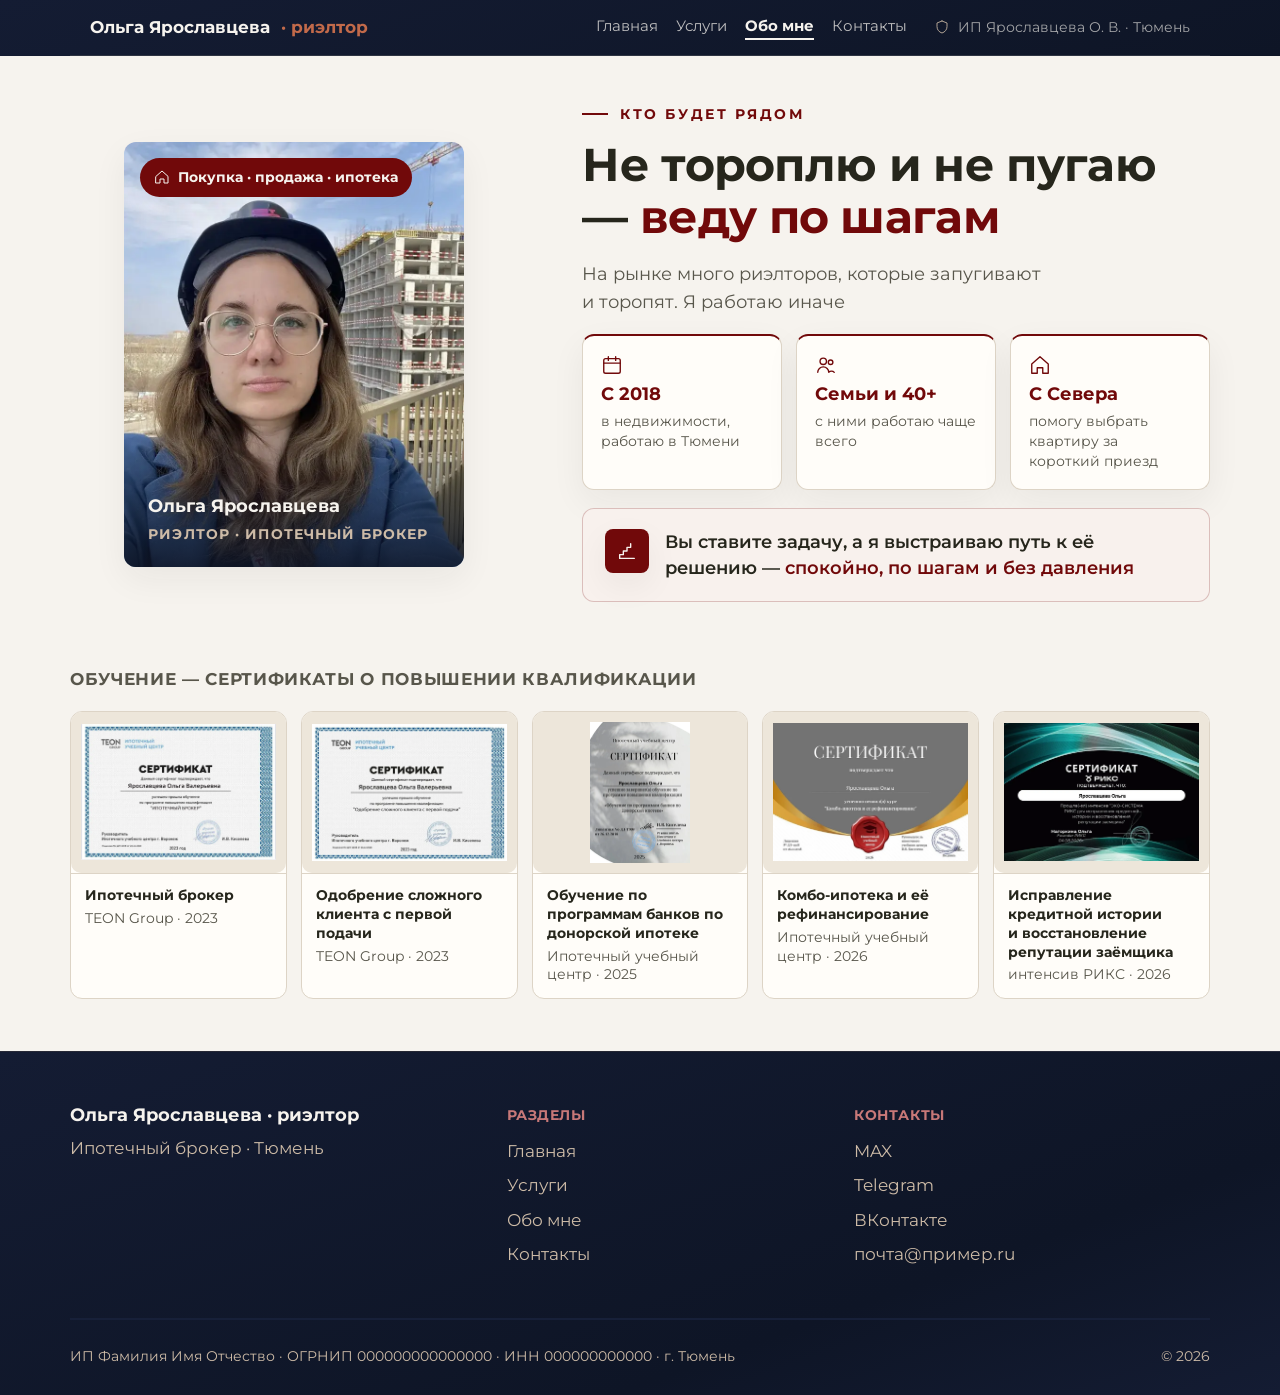
<file: obo-mne/index.html>
<!DOCTYPE html>
<html lang="ru">
<head>
<meta charset="utf-8">
<meta name="viewport" content="width=device-width, initial-scale=1">
<title>Ольга Ярославцева — риэлтор и ипотечный брокер в Тюмени</title>
<meta name="description" content="Риэлтор и ипотечный брокер в Тюмени: помогаю купить жильё без давления и спешки — от подбора и ипотеки до сделки.">
<meta name="robots" content="noindex, nofollow">
<meta property="og:title" content="Ольга Ярославцева — риэлтор и ипотечный брокер в Тюмени">
<meta property="og:description" content="Как купить жильё в Тюмени без давления и спешки — Ольга Ярославцева, риэлтор и ипотечный брокер">
<meta property="og:image" content="https://irvetrova.github.io/olga-mnogostranitsa/img/card.jpg">
<meta property="og:type" content="website">
<link rel="preload" href="../fonts/montserrat-cyrillic.woff2" as="font" type="font/woff2" crossorigin>
<style>
@font-face{font-family:Montserrat;font-style:normal;font-weight:400 700;font-display:swap;src:url(../fonts/montserrat-cyrillic.woff2) format('woff2');unicode-range:U+0301,U+0400-045F,U+0490-0491,U+04B0-04B1,U+2116}
@font-face{font-family:Montserrat;font-style:normal;font-weight:400 700;font-display:swap;src:url(../fonts/montserrat-latin.woff2) format('woff2');unicode-range:U+0000-00FF,U+0131,U+0152-0153,U+02BB-02BC,U+02C6,U+02DA,U+02DC,U+0304,U+0308,U+0329,U+2000-206F,U+20AC,U+2122,U+2191,U+2193,U+2212,U+2215,U+FEFF,U+FFFD}
</style>
<link rel="icon" href="../img/favicon.svg" type="image/svg+xml">
<link rel="stylesheet" href="style.css">
<style>
:root {
  --шрифт-заголовков: Montserrat, system-ui, sans-serif;  --шрифт-текста: Montserrat, system-ui, sans-serif;
  --цвет-фон: #F6F3EE;  --цвет-фон-2: #EDE6DA;  --цвет-фон-карточки: #FFFDF9;
  --цвет-текст: #26261C;  --цвет-текст-мягкий: #58564B;  --цвет-текст-тихий: #6E6A5E;
  --цвет-акцент: #71090A;  --цвет-акцент-тёмный: #5C0708;  --цвет-акцент-яркий: #A8262A;  --цвет-на-акценте: #F6F3EE;
  --цвет-акцент-глубже: #5C0708;  --цвет-акцент-маркер: #93302A;
  --цвет-линия: #DDD4C6;
  --цвет-тёмный-фон: #0E1526;  --цвет-тёмный-фон-2: #141C33;  --цвет-тёмный-текст: #F6F3EE;
  --цвет-тёмный-фон-3: #0A0F1C;  --цвет-тёмный-фон-4: #172039;
  --цвет-тёплый: #AC8E76;  --цвет-тёплый-мягкий: #CDBBA7;
  --цвет-стекло: color-mix(in srgb, #0E1526 86%, transparent);
  --тень: 0 12px 34px color-mix(in srgb, #26261C 6%, transparent);
  --тень-чип: 0 10px 30px color-mix(in srgb, #26261C 12%, transparent);
  --тень-глубокая: 0 24px 60px color-mix(in srgb, #26261C 35%, transparent);
  --тень-спутник: 0 30px 60px color-mix(in srgb, #26261C 70%, transparent);
  --тень-плиты: 0 40px 100px color-mix(in srgb, #26261C 70%, transparent);
  --кегль-h1: 34px;  --кегль-h2: clamp(28px, 4.5vw, 46px);
  --кегль-текст: clamp(16px, 1.3vw, 19px);  --кегль-лид: clamp(17px, 1.4vw, 20px);
  --кегль-мелкий: 14px;  --кегль-кикер: clamp(14px, 1.1vw, 15px);  --кегль-цифра: clamp(32px, 4.5vw, 54px);  --разрядка-кикера: .04em;
  --отступ-секции: clamp(64px, 10vw, 136px);  --отступ-блока: clamp(18px, 2.2vw, 32px);
  --отступ-секции-тихо: clamp(50px, 7.8vw, 106px);  --отступ-секции-громко: clamp(74px, 11.6vw, 158px);
  --ширина: 1140px;  --ширина-колонки: 580px;  --радиус: 8px;  --радиус-малый: 4px;
  --радиус-карточки: 10px;  --радиус-плитки: 12px;  --радиус-телефон: 46px;  --кнопка-радиус: 999px;
  --радиус-модуля: 8px;  --нить: 1px;
  --плавность: cubic-bezier(.2, .7, .2, 1);  --длительность: .25s;
  --цвет-тёплый-тёмный: #856851;
}
@media (min-width: 900px) {
  :root { --кегль-h1: clamp(46px, 4.4vw, 62px); }
}
:root, .светлый { --цвет-кнопки: #71090A; --цвет-на-кнопке: #F6F3EE; --цвет-кнопки-навёл: var(--цвет-акцент-тёмный); }
.тёмный { --цвет-кнопки: #AC8E76; --цвет-на-кнопке: #0E1526; --цвет-кнопки-навёл: #BBA38F; }

</style>
<script>
(function () {
  var ЭТАЛОН = 0.535;                  // очко Open Sans — текстовой гарнитуры утверждённых макетов
  var ПОТОЛОК = 1.2, МЁРТВАЯ = 0.02;   // выше потолка расползается раскладка; ближе к единице не трогаем вовсе
  var КОМПЬЮТЕР = "(min-width: 900px)";
  var ТОКЕНЫ = ["--кегль-текст", "--кегль-лид", "--кегль-мелкий", "--кегль-кикер"];
  var корень = document.documentElement;
  var холст = document.createElement("canvas").getContext("2d");
  var ждём = 0;

  function мера(буква) { var м = холст.measureText(буква); return (м && м.actualBoundingBoxAscent) || 0; }

  function применить() {
    ждём = 0;
    if (!холст) { return; }

    for (var i = 0; i < ТОКЕНЫ.length; i++) { корень.style.removeProperty(ТОКЕНЫ[i]); }
    var стиль = getComputedStyle(корень), стек = стиль.getPropertyValue("--шрифт-текста").trim();
    if (!стек) { return; }
    холст.font = "400 100px " + стек;

    var очко = Math.max(мера("х"), мера("x")) / 100;
    if (!(очко > 0)) { return; }
    var k = Math.round(Math.min(ПОТОЛОК, Math.max(1, ЭТАЛОН / очко)) * 1000) / 1000;
    if (k - 1 < МЁРТВАЯ || !matchMedia(КОМПЬЮТЕР).matches) { k = 1; }
    корень.setAttribute("data-очко", очко.toFixed(3));      // чтобы проверка могла сказать числа вслух
    корень.setAttribute("data-поправка", k.toFixed(3));
    if (k === 1) { return; }
    for (i = 0; i < ТОКЕНЫ.length; i++) {
      var было = стиль.getPropertyValue(ТОКЕНЫ[i]).trim();
      if (было) { корень.style.setProperty(ТОКЕНЫ[i], "calc((" + было + ") * " + k + ")"); }
    }
  }

  применить();

  if (document.fonts && document.fonts.ready) { document.fonts.ready.then(применить); }

  addEventListener("resize", function () { ждём = ждём || requestAnimationFrame(применить); });
})();
</script>
</head>
<body>
<section class="блок блок--шапка тёмный" id="экран-00" data-тип="шапка" data-вёрстка="своя">
<header class="шапка">
  <a class="шапка__лого" href="../">Ольга Ярославцева <b>· риэлтор</b></a>
    <nav class="шапка__меню" aria-label="Страницы сайта"><button class="шапка__кнопка" type="button" aria-expanded="false" onclick="var n=this.parentNode,o=n.classList.toggle('открыто');this.setAttribute('aria-expanded',o)">Меню</button><div class="шапка__пункты"><a href="../">Главная</a><a href="../uslugi/">Услуги</a><span aria-current="page">Обо мне</span><a href="../kontakty/">Контакты</a></div></nav>
  <span class="шапка__лиц"><svg class="иконка" aria-hidden="true" xmlns="http://www.w3.org/2000/svg" viewBox="0 0 24 24" fill="none" stroke="currentColor" stroke-width="1.5" stroke-linecap="round" stroke-linejoin="round">
  <path d="M12 3l7.5 3v5.5c0 4.6-3.2 8.2-7.5 9.5-4.3-1.3-7.5-4.9-7.5-9.5V6L12 3z"/>
</svg><span><span class="полн-шапка">ИП Ярославцева О. В. · </span>Тюмень</span></span>
</header>
</section>
<section class="блок блок--о-себе светлый" id="экран-03" data-тип="о-себе" data-вёрстка="своя">
<div class="блок__внутри">
  <div class="разворот">
    <figure class="фото портрет">
      <img src="../img/olga-na-stroyke.webp" width="720" height="960" alt="Ольга Ярославцева в каске на фоне строящегося дома в Тюмени" loading="lazy">
      <span class="портрет__плашка"><svg class="иконка" aria-hidden="true" xmlns="http://www.w3.org/2000/svg" viewBox="0 0 24 24" fill="none" stroke="currentColor" stroke-width="1.5" stroke-linecap="round" stroke-linejoin="round">
  <path d="M3 11l9-8 9 8v10h-6v-6H9v6H3z"/>
</svg>Покупка · продажа · ипотека</span>
      <figcaption class="портрет__имя"><span class="портрет__кто">Ольга Ярославцева</span><span class="портрет__роль">Риэлтор · ипотечный брокер</span></figcaption>
    </figure>
    <div class="рассказ">
      <p class="кикер">Кто будет рядом</p>
      <h2>Не тороплю и не пугаю — <em>веду по шагам</em></h2>
      <p class="лид">На рынке много риэлторов, которые запугивают и торопят. Я работаю иначе</p>
      <ul class="факты">
        <li class="факт"><svg class="иконка" aria-hidden="true" xmlns="http://www.w3.org/2000/svg" viewBox="0 0 24 24" fill="none" stroke="currentColor" stroke-width="1.5" stroke-linecap="round" stroke-linejoin="round">
  <rect x="3" y="5" width="18" height="16" rx="2"/>
  <path d="M3 10h18M8 3v4M16 3v4"/>
</svg><span class="факт__главное">С 2018</span><span class="факт__пояс">в недвижимости, работаю в Тюмени</span></li>
        <li class="факт"><svg class="иконка" aria-hidden="true" xmlns="http://www.w3.org/2000/svg" viewBox="0 0 24 24" fill="none" stroke="currentColor" stroke-width="1.5" stroke-linecap="round" stroke-linejoin="round">
  <circle cx="9" cy="8" r="3.5"/>
  <circle cx="17" cy="9" r="2.5"/>
  <path d="M3 20a6 6 0 0 1 12 0M15 20a4 4 0 0 1 6 0"/>
</svg><span class="факт__главное">Семьи и 40+</span><span class="факт__пояс">с ними работаю чаще всего</span></li>
        <li class="факт"><svg class="иконка" aria-hidden="true" xmlns="http://www.w3.org/2000/svg" viewBox="0 0 24 24" fill="none" stroke="currentColor" stroke-width="1.5" stroke-linecap="round" stroke-linejoin="round">
  <path d="M3 11l9-8 9 8v10h-6v-6H9v6H3z"/>
</svg><span class="факт__главное">С Севера</span><span class="факт__пояс">помогу выбрать квартиру за короткий приезд</span></li>
      </ul>
      <div class="подход">
        <span class="подход__знак"><svg class="иконка" aria-hidden="true" xmlns="http://www.w3.org/2000/svg" viewBox="0 0 24 24" fill="none" stroke="currentColor" stroke-width="1.5" stroke-linecap="round" stroke-linejoin="round">
  <path d="M4 20v-4h4v-4h4v-4h4V4"/>
  <path d="M4 20h16"/>
</svg></span>
        <p>Вы ставите задачу, а я выстраиваю путь к её решению — <em>спокойно, по шагам и без давления</em></p>
      </div>
    </div>
  </div>

  <div class="обучение">
    <p class="обучение__метка">Обучение — сертификаты о повышении квалификации</p>
    <ul class="ленты">
      <li>
        <a class="серт" href="../img/diplom-ipotechnyj-broker.webp" target="_blank" rel="noopener">
          <figure class="фото серт__кадр"><img src="../img/diplom-ipotechnyj-broker.webp" width="828" height="579" loading="lazy" alt="Сертификат Ольги Ярославцевой о повышении квалификации по программе «Ипотечный брокер», 2023 год"></figure>
          <span class="серт__подпись"><span class="серт__назв">Ипотечный брокер</span><span class="серт__где">TEON Group · 2023</span></span>
        </a>
      </li>
      <li>
        <a class="серт" href="../img/diplom-slozhnyj-klient.webp" target="_blank" rel="noopener">
          <figure class="фото серт__кадр"><img src="../img/diplom-slozhnyj-klient.webp" width="800" height="565" loading="lazy" alt="Сертификат Ольги Ярославцевой по программе «Одобрение сложного клиента с первой подачи», 2023 год"></figure>
          <span class="серт__подпись"><span class="серт__назв">Одобрение сложного клиента с первой подачи</span><span class="серт__где">TEON Group · 2023</span></span>
        </a>
      </li>
      <li>
        <a class="серт" href="../img/diplom-donorskaya-ipoteka.webp" target="_blank" rel="noopener">
          <figure class="фото серт__кадр"><img src="../img/diplom-donorskaya-ipoteka.webp" width="800" height="1131" loading="lazy" alt="Вертикальный сертификат Ольги Ярославцевой об обучении по программам банков по донорской ипотеке, 2025 год"></figure>
          <span class="серт__подпись"><span class="серт__назв">Обучение по программам банков по донорской ипотеке</span><span class="серт__где">Ипотечный учебный центр · 2025</span></span>
        </a>
      </li>
      <li>
        <a class="серт" href="../img/diplom-kombo-ipoteka.webp" target="_blank" rel="noopener">
          <figure class="фото серт__кадр"><img src="../img/diplom-kombo-ipoteka.webp" width="800" height="566" loading="lazy" alt="Сертификат Ольги Ярославцевой по программе «Комбо-ипотека и её рефинансирование», 2026 год"></figure>
          <span class="серт__подпись"><span class="серт__назв">Комбо-ипотека и её рефинансирование</span><span class="серт__где">Ипотечный учебный центр · 2026</span></span>
        </a>
      </li>
      <li>
        <a class="серт" href="../img/diplom-kreditnaya-istoriya.webp" target="_blank" rel="noopener">
          <figure class="фото серт__кадр"><img src="../img/diplom-kreditnaya-istoriya.webp" width="800" height="566" loading="lazy" alt="Сертификат Ольги Ярославцевой об интенсиве по исправлению кредитной истории и восстановлению репутации заёмщика, 2026 год"></figure>
          <span class="серт__подпись"><span class="серт__назв">Исправление кредитной истории и восстановление репутации заёмщика</span><span class="серт__где">интенсив РИКС · 2026</span></span>
        </a>
      </li>
    </ul>
  </div>
</div>
</section>
<section class="блок блок--подвал блок--тихо тёмный второй" id="экран-08" data-тип="подвал" data-вёрстка="своя">
<div class="блок__внутри">
  <div class="сетка">
    <div>
      <span class="знак">Ольга Ярославцева · риэлтор</span>
      <p class="подпись">Ипотечный брокер · Тюмень</p>
    </div>
    <div>
      <h4>Разделы</h4>
      <div class="ссылки подвал__ссылки подвал__разделы">
        <a href="../">Главная</a>
        <a href="../uslugi/">Услуги</a>
        <a href="../obo-mne/">Обо мне</a>
        <a href="../kontakty/">Контакты</a>
      </div>
    </div>
    <div>
      <h4>Контакты</h4>
      <div class="ссылки подвал__ссылки">
        <a href="../#экран-07" target="_blank" rel="noopener">MAX</a>
        <a href="../#экран-07" target="_blank" rel="noopener">Telegram</a>
        <a href="../#экран-07" target="_blank" rel="noopener">ВКонтакте</a>
        <a href="../#экран-07">почта@пример.ru</a>
      </div>
    </div>
  </div>
  <div class="низ">
    <span>ИП Фамилия Имя Отчество · ОГРНИП 000000000000000 · ИНН 000000000000 · г. Тюмень</span>
    <span>© 2026</span>
  </div>
</div>
</section>
</body>
</html>
</file>
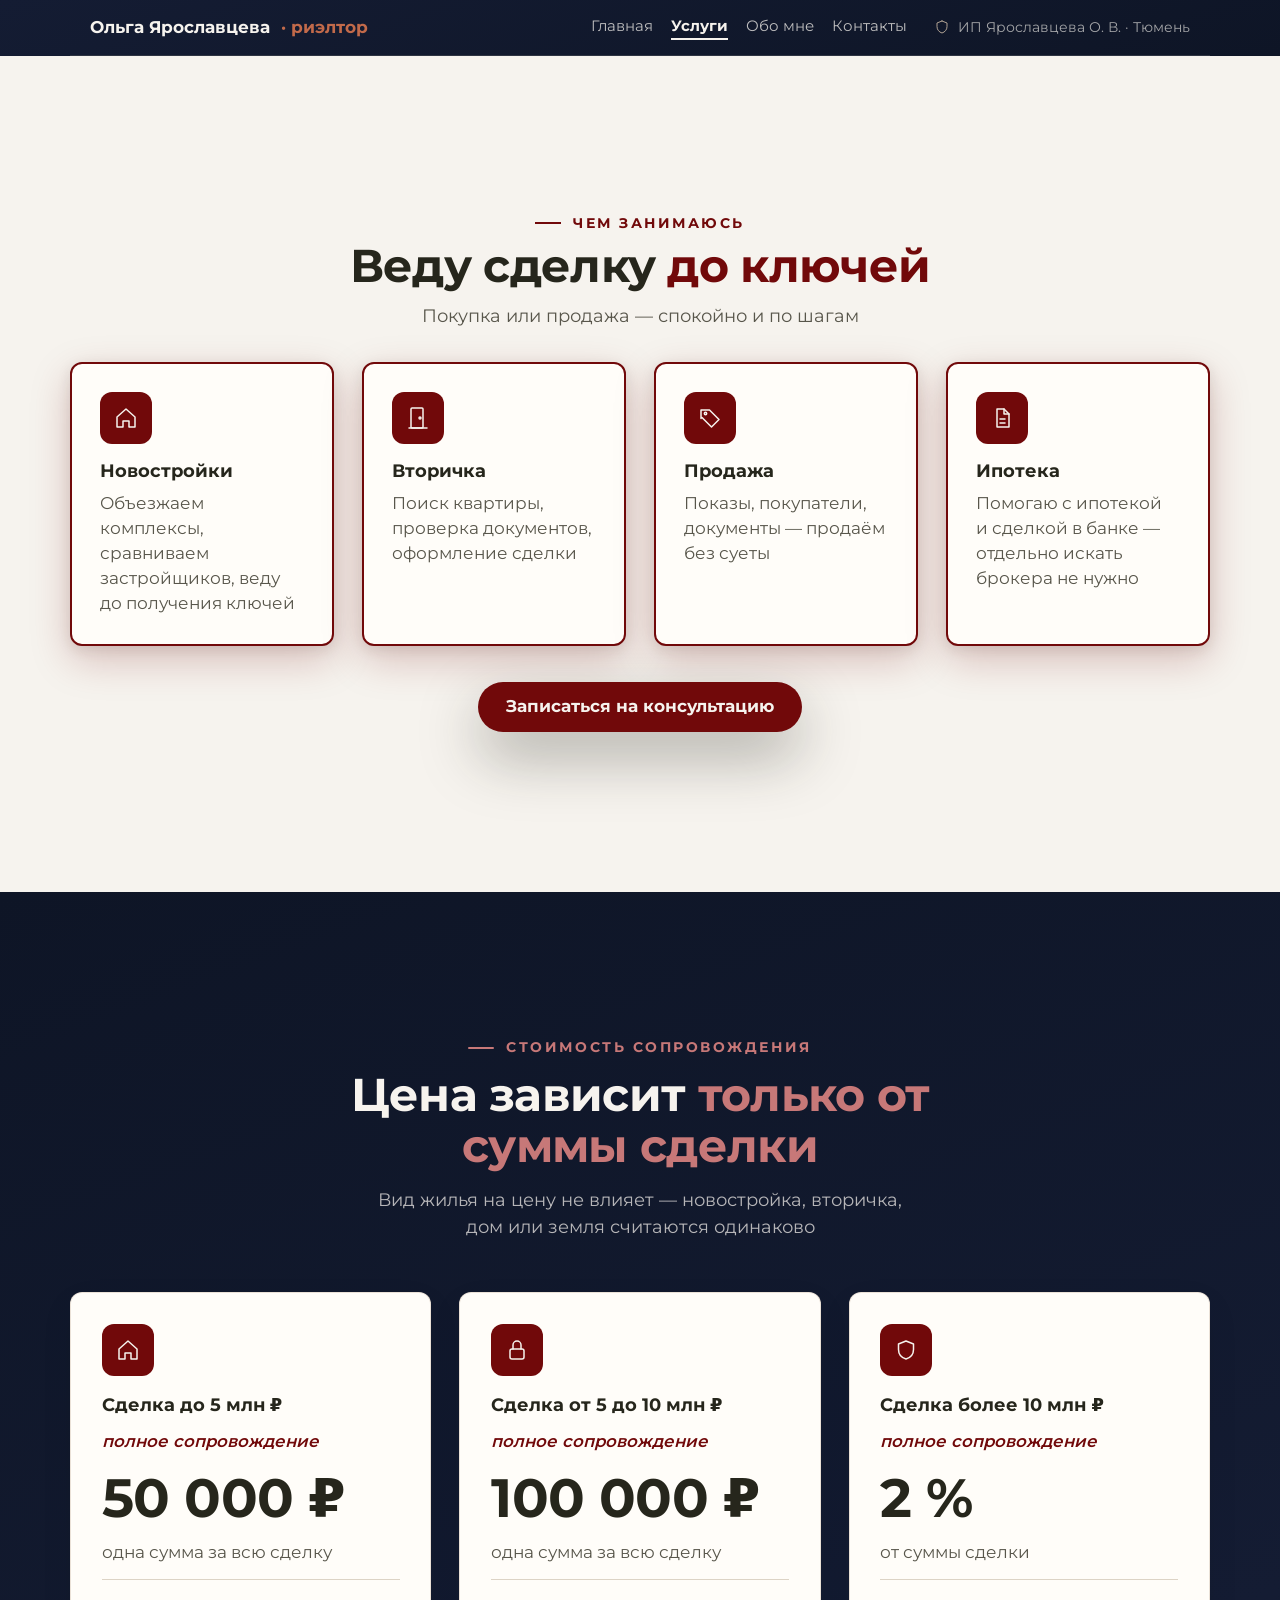
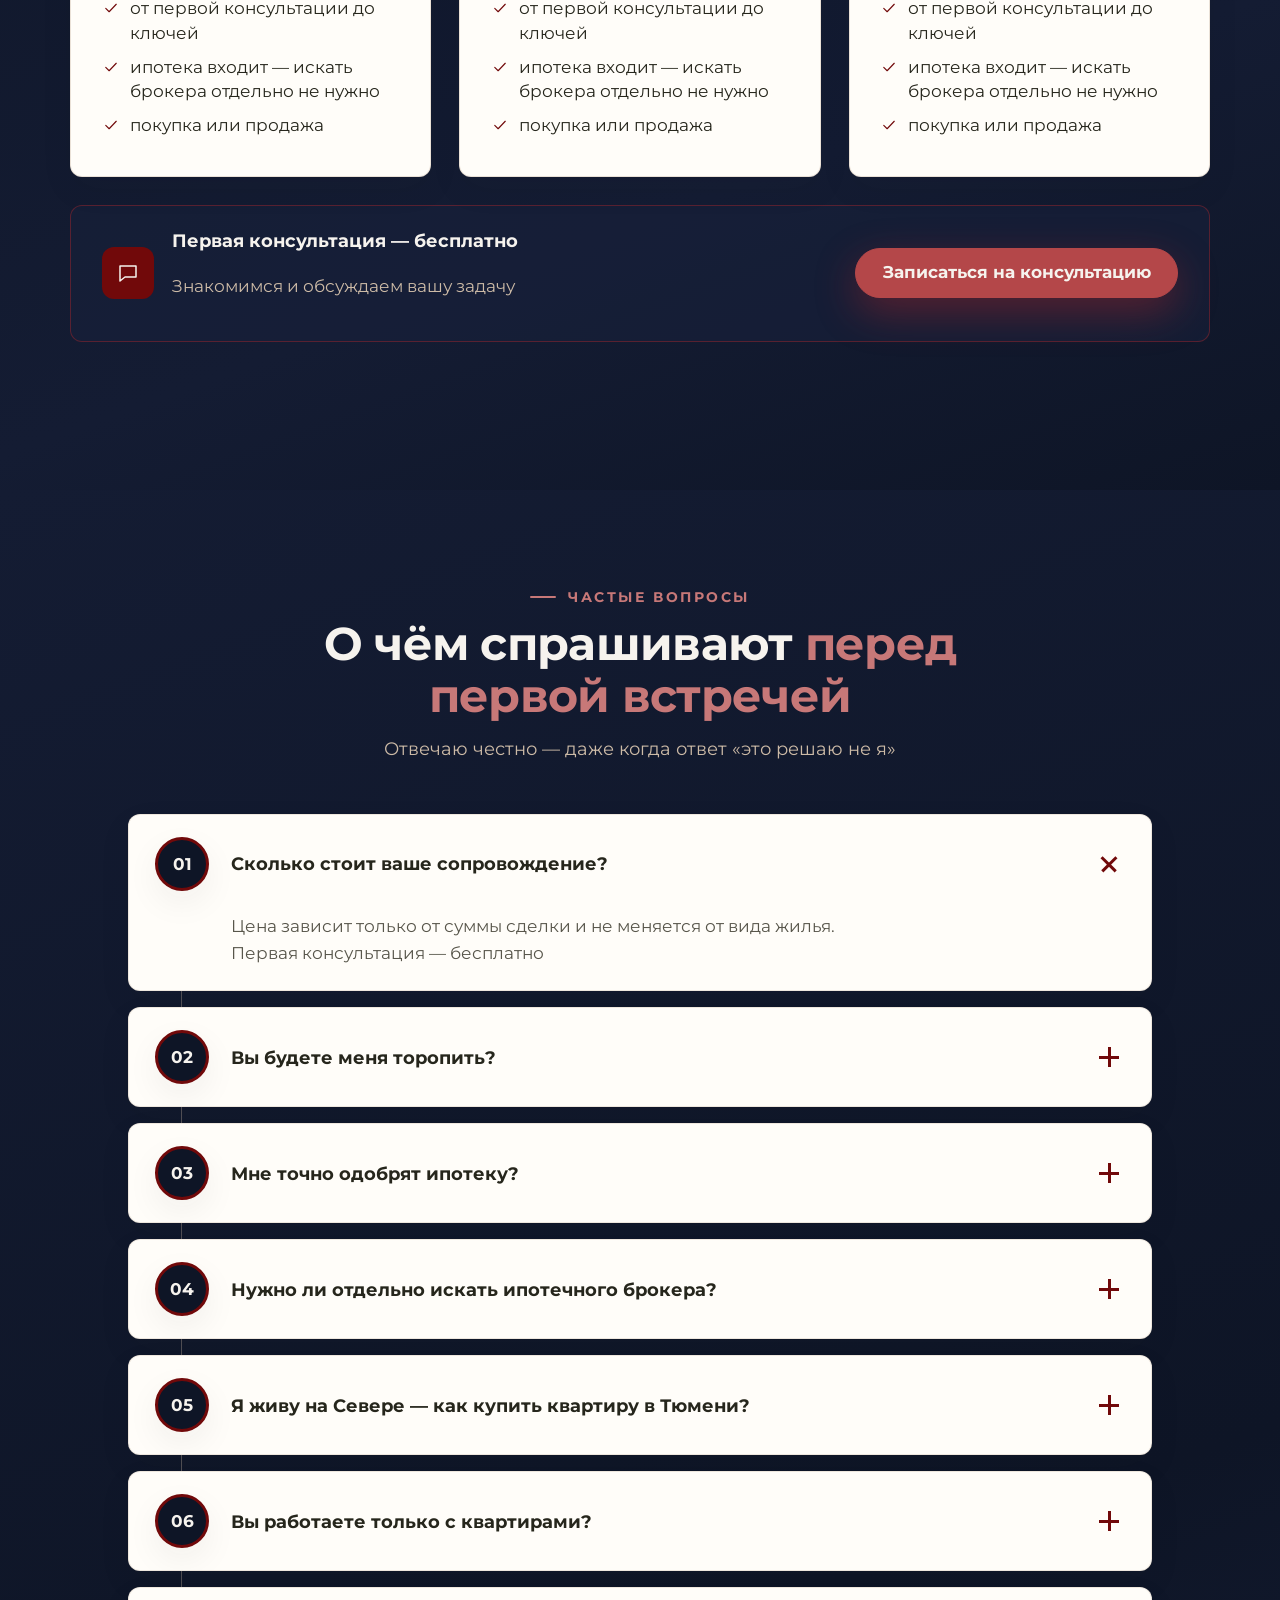
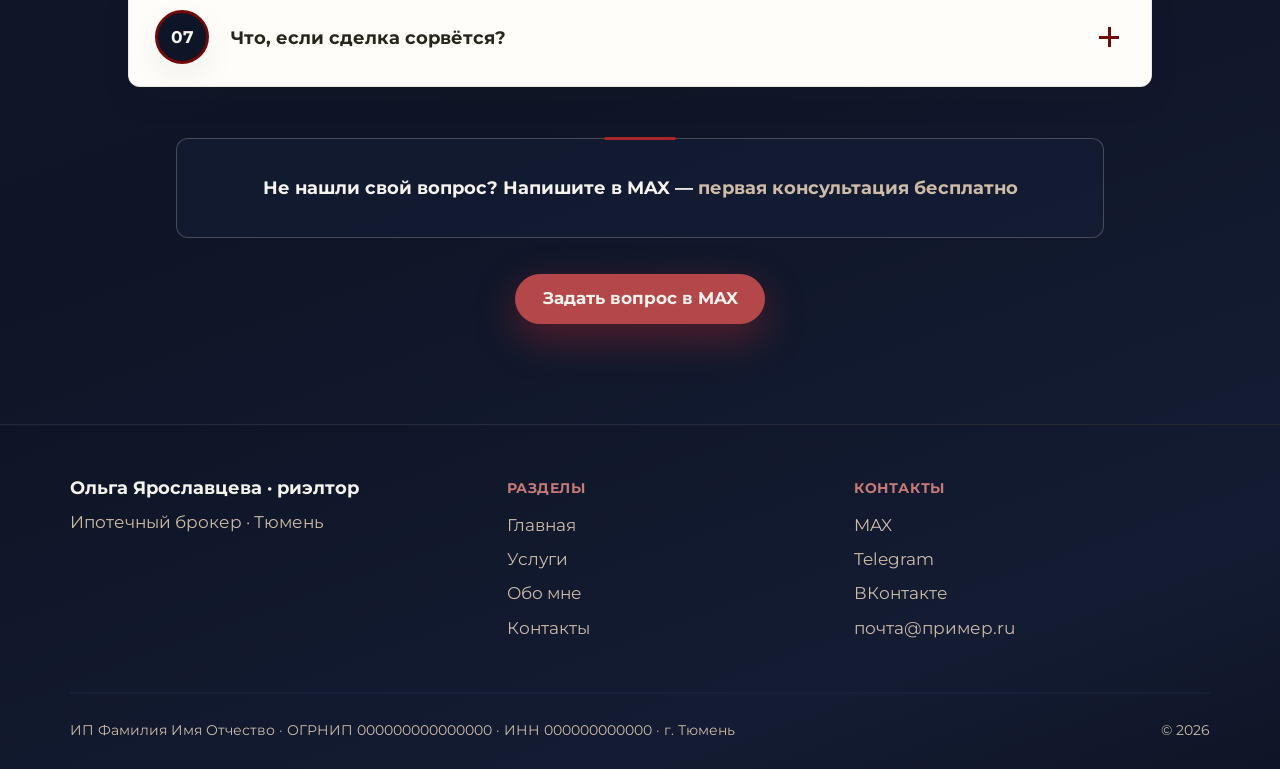
<file: uslugi/index.html>
<!DOCTYPE html>
<html lang="ru">
<head>
<meta charset="utf-8">
<meta name="viewport" content="width=device-width, initial-scale=1">
<title>Ольга Ярославцева — риэлтор и ипотечный брокер в Тюмени</title>
<meta name="description" content="Риэлтор и ипотечный брокер в Тюмени: помогаю купить жильё без давления и спешки — от подбора и ипотеки до сделки.">
<meta name="robots" content="noindex, nofollow">
<meta property="og:title" content="Ольга Ярославцева — риэлтор и ипотечный брокер в Тюмени">
<meta property="og:description" content="Как купить жильё в Тюмени без давления и спешки — Ольга Ярославцева, риэлтор и ипотечный брокер">
<meta property="og:image" content="https://irvetrova.github.io/olga-mnogostranitsa/img/card.jpg">
<meta property="og:type" content="website">
<link rel="preload" href="../fonts/montserrat-cyrillic.woff2" as="font" type="font/woff2" crossorigin>
<style>
@font-face{font-family:Montserrat;font-style:normal;font-weight:400 700;font-display:swap;src:url(../fonts/montserrat-cyrillic.woff2) format('woff2');unicode-range:U+0301,U+0400-045F,U+0490-0491,U+04B0-04B1,U+2116}
@font-face{font-family:Montserrat;font-style:normal;font-weight:400 700;font-display:swap;src:url(../fonts/montserrat-latin.woff2) format('woff2');unicode-range:U+0000-00FF,U+0131,U+0152-0153,U+02BB-02BC,U+02C6,U+02DA,U+02DC,U+0304,U+0308,U+0329,U+2000-206F,U+20AC,U+2122,U+2191,U+2193,U+2212,U+2215,U+FEFF,U+FFFD}
</style>
<link rel="icon" href="../img/favicon.svg" type="image/svg+xml">
<link rel="stylesheet" href="style.css">
<style>
:root {
  --шрифт-заголовков: Montserrat, system-ui, sans-serif;  --шрифт-текста: Montserrat, system-ui, sans-serif;
  --цвет-фон: #F6F3EE;  --цвет-фон-2: #EDE6DA;  --цвет-фон-карточки: #FFFDF9;
  --цвет-текст: #26261C;  --цвет-текст-мягкий: #58564B;  --цвет-текст-тихий: #6E6A5E;
  --цвет-акцент: #71090A;  --цвет-акцент-тёмный: #5C0708;  --цвет-акцент-яркий: #A8262A;  --цвет-на-акценте: #F6F3EE;
  --цвет-акцент-глубже: #5C0708;  --цвет-акцент-маркер: #93302A;
  --цвет-линия: #DDD4C6;
  --цвет-тёмный-фон: #0E1526;  --цвет-тёмный-фон-2: #141C33;  --цвет-тёмный-текст: #F6F3EE;
  --цвет-тёмный-фон-3: #0A0F1C;  --цвет-тёмный-фон-4: #172039;
  --цвет-тёплый: #AC8E76;  --цвет-тёплый-мягкий: #CDBBA7;
  --цвет-стекло: color-mix(in srgb, #0E1526 86%, transparent);
  --тень: 0 12px 34px color-mix(in srgb, #26261C 6%, transparent);
  --тень-чип: 0 10px 30px color-mix(in srgb, #26261C 12%, transparent);
  --тень-глубокая: 0 24px 60px color-mix(in srgb, #26261C 35%, transparent);
  --тень-спутник: 0 30px 60px color-mix(in srgb, #26261C 70%, transparent);
  --тень-плиты: 0 40px 100px color-mix(in srgb, #26261C 70%, transparent);
  --кегль-h1: 34px;  --кегль-h2: clamp(28px, 4.5vw, 46px);
  --кегль-текст: clamp(16px, 1.3vw, 19px);  --кегль-лид: clamp(17px, 1.4vw, 20px);
  --кегль-мелкий: 14px;  --кегль-кикер: clamp(14px, 1.1vw, 15px);  --кегль-цифра: clamp(32px, 4.5vw, 54px);  --разрядка-кикера: .04em;
  --отступ-секции: clamp(64px, 10vw, 136px);  --отступ-блока: clamp(18px, 2.2vw, 32px);
  --отступ-секции-тихо: clamp(50px, 7.8vw, 106px);  --отступ-секции-громко: clamp(74px, 11.6vw, 158px);
  --ширина: 1140px;  --ширина-колонки: 580px;  --радиус: 8px;  --радиус-малый: 4px;
  --радиус-карточки: 10px;  --радиус-плитки: 12px;  --радиус-телефон: 46px;  --кнопка-радиус: 999px;
  --радиус-модуля: 8px;  --нить: 1px;
  --плавность: cubic-bezier(.2, .7, .2, 1);  --длительность: .25s;
  --цвет-тёплый-тёмный: #856851;
}
@media (min-width: 900px) {
  :root { --кегль-h1: clamp(46px, 4.4vw, 62px); }
}
:root, .светлый { --цвет-кнопки: #71090A; --цвет-на-кнопке: #F6F3EE; --цвет-кнопки-навёл: var(--цвет-акцент-тёмный); }
.тёмный { --цвет-кнопки: #AC8E76; --цвет-на-кнопке: #0E1526; --цвет-кнопки-навёл: #BBA38F; }

</style>
<script>
(function () {
  var ЭТАЛОН = 0.535;                  // очко Open Sans — текстовой гарнитуры утверждённых макетов
  var ПОТОЛОК = 1.2, МЁРТВАЯ = 0.02;   // выше потолка расползается раскладка; ближе к единице не трогаем вовсе
  var КОМПЬЮТЕР = "(min-width: 900px)";
  var ТОКЕНЫ = ["--кегль-текст", "--кегль-лид", "--кегль-мелкий", "--кегль-кикер"];
  var корень = document.documentElement;
  var холст = document.createElement("canvas").getContext("2d");
  var ждём = 0;

  function мера(буква) { var м = холст.measureText(буква); return (м && м.actualBoundingBoxAscent) || 0; }

  function применить() {
    ждём = 0;
    if (!холст) { return; }

    for (var i = 0; i < ТОКЕНЫ.length; i++) { корень.style.removeProperty(ТОКЕНЫ[i]); }
    var стиль = getComputedStyle(корень), стек = стиль.getPropertyValue("--шрифт-текста").trim();
    if (!стек) { return; }
    холст.font = "400 100px " + стек;

    var очко = Math.max(мера("х"), мера("x")) / 100;
    if (!(очко > 0)) { return; }
    var k = Math.round(Math.min(ПОТОЛОК, Math.max(1, ЭТАЛОН / очко)) * 1000) / 1000;
    if (k - 1 < МЁРТВАЯ || !matchMedia(КОМПЬЮТЕР).matches) { k = 1; }
    корень.setAttribute("data-очко", очко.toFixed(3));      // чтобы проверка могла сказать числа вслух
    корень.setAttribute("data-поправка", k.toFixed(3));
    if (k === 1) { return; }
    for (i = 0; i < ТОКЕНЫ.length; i++) {
      var было = стиль.getPropertyValue(ТОКЕНЫ[i]).trim();
      if (было) { корень.style.setProperty(ТОКЕНЫ[i], "calc((" + было + ") * " + k + ")"); }
    }
  }

  применить();

  if (document.fonts && document.fonts.ready) { document.fonts.ready.then(применить); }

  addEventListener("resize", function () { ждём = ждём || requestAnimationFrame(применить); });
})();
</script>
</head>
<body class="с-липкой-кнопкой">
<section class="блок блок--шапка тёмный" id="экран-00" data-тип="шапка" data-вёрстка="своя">
<header class="шапка">
  <a class="шапка__лого" href="../">Ольга Ярославцева <b>· риэлтор</b></a>
    <nav class="шапка__меню" aria-label="Страницы сайта"><button class="шапка__кнопка" type="button" aria-expanded="false" onclick="var n=this.parentNode,o=n.classList.toggle('открыто');this.setAttribute('aria-expanded',o)">Меню</button><div class="шапка__пункты"><a href="../">Главная</a><span aria-current="page">Услуги</span><a href="../obo-mne/">Обо мне</a><a href="../kontakty/">Контакты</a></div></nav>
  <span class="шапка__лиц"><svg class="иконка" aria-hidden="true" xmlns="http://www.w3.org/2000/svg" viewBox="0 0 24 24" fill="none" stroke="currentColor" stroke-width="1.5" stroke-linecap="round" stroke-linejoin="round">
  <path d="M12 3l7.5 3v5.5c0 4.6-3.2 8.2-7.5 9.5-4.3-1.3-7.5-4.9-7.5-9.5V6L12 3z"/>
</svg><span><span class="полн-шапка">ИП Ярославцева О. В. · </span>Тюмень</span></span>
</header>
</section>
<section class="блок блок--услуги светлый" id="экран-03" data-тип="услуги" data-вёрстка="своя">
<div class="блок__внутри">
  <div class="шапка-центр">
    <p class="кикер">Чем занимаюсь</p>
    <h2>Веду сделку <em>до ключей</em></h2>
    <p class="лид">Покупка или продажа — спокойно и по шагам</p>
  </div>
  <div class="услуги">
    <article class="услуга">
      <span class="услуга__плитка"><svg class="иконка" aria-hidden="true" xmlns="http://www.w3.org/2000/svg" viewBox="0 0 24 24" fill="none" stroke="currentColor" stroke-width="1.5" stroke-linecap="round" stroke-linejoin="round">
  <path d="M3 11l9-8 9 8v10h-6v-6H9v6H3z"/>
</svg></span>
      <h3>Новостройки</h3>
      <p>Объезжаем комплексы, сравниваем застройщиков, веду до получения ключей</p>
    </article>
    <article class="услуга">
      <span class="услуга__плитка"><svg class="иконка" aria-hidden="true" xmlns="http://www.w3.org/2000/svg" viewBox="0 0 24 24" fill="none" stroke="currentColor" stroke-width="1.5" stroke-linecap="round" stroke-linejoin="round">
  <rect x="5" y="2" width="12" height="20" rx="1"/>
  <path d="M3 22h18"/>
  <circle cx="14" cy="12" r="1"/>
</svg></span>
      <h3>Вторичка</h3>
      <p>Поиск квартиры, проверка документов, оформление сделки</p>
    </article>
    <article class="услуга">
      <span class="услуга__плитка"><svg class="иконка" aria-hidden="true" xmlns="http://www.w3.org/2000/svg" viewBox="0 0 24 24" fill="none" stroke="currentColor" stroke-width="1.5" stroke-linecap="round" stroke-linejoin="round">
  <path d="M3 12.5V4h8.5L21 13.5 13.5 21 4 11.5"/>
  <circle cx="7.5" cy="7.5" r="1.2"/>
</svg></span>
      <h3>Продажа</h3>
      <p>Показы, покупатели, документы — продаём без суеты</p>
    </article>
    <article class="услуга">
      <span class="услуга__плитка"><svg class="иконка" aria-hidden="true" xmlns="http://www.w3.org/2000/svg" viewBox="0 0 24 24" fill="none" stroke="currentColor" stroke-width="1.5" stroke-linecap="round" stroke-linejoin="round">
  <path d="M7 3h7l5 5v13H7z"/>
  <path d="M14 3v5h5M10 13h5M10 17h5"/>
</svg></span>
      <h3>Ипотека</h3>
      <p>Помогаю с ипотекой и сделкой в банке — отдельно искать брокера не нужно</p>
    </article>
  </div>
  <p class="услуги__кнопка"><a class="кнопка кнопка--главная" href="../#экран-07">Записаться на консультацию</a></p>
</div>
</section>
<section class="блок блок--прайс-лист блок--громко тёмный" id="экран-04" data-тип="прайс-лист" data-вёрстка="своя">
<div class="блок__внутри">
  <div class="шапка-центр">
    <p class="кикер">Стоимость сопровождения</p>
    <h2>Цена зависит <em>только от суммы сделки</em></h2>
    <p class="лид">Вид жилья на цену не влияет — новостройка, вторичка, дом или земля считаются одинаково</p>
  </div>
  <div class="цены">
    <article class="тариф">
      <span class="тариф__плитка"><svg class="иконка" aria-hidden="true" xmlns="http://www.w3.org/2000/svg" viewBox="0 0 24 24" fill="none" stroke="currentColor" stroke-width="1.5" stroke-linecap="round" stroke-linejoin="round">
  <path d="M3 11l9-8 9 8v10h-6v-6H9v6H3z"/>
</svg></span>
      <h3>Сделка до 5 млн ₽</h3>
      <p class="тариф__что">полное сопровождение</p>
      <p class="тариф__сумма">50 000 ₽</p>
      <p class="тариф__за">одна сумма за всю сделку</p>
      <ul>
        <li><svg class="иконка" aria-hidden="true" xmlns="http://www.w3.org/2000/svg" viewBox="0 0 24 24" fill="none" stroke="currentColor" stroke-width="1.5" stroke-linecap="round" stroke-linejoin="round">
  <path d="M5 12.5l4.5 4.5L19 7"/>
</svg><span>от первой консультации до ключей</span></li>
        <li><svg class="иконка" aria-hidden="true" xmlns="http://www.w3.org/2000/svg" viewBox="0 0 24 24" fill="none" stroke="currentColor" stroke-width="1.5" stroke-linecap="round" stroke-linejoin="round">
  <path d="M5 12.5l4.5 4.5L19 7"/>
</svg><span>ипотека входит — искать брокера отдельно не нужно</span></li>
        <li><svg class="иконка" aria-hidden="true" xmlns="http://www.w3.org/2000/svg" viewBox="0 0 24 24" fill="none" stroke="currentColor" stroke-width="1.5" stroke-linecap="round" stroke-linejoin="round">
  <path d="M5 12.5l4.5 4.5L19 7"/>
</svg><span>покупка или продажа</span></li>
      </ul>
    </article>
    <article class="тариф">
      <span class="тариф__плитка"><svg class="иконка" aria-hidden="true" xmlns="http://www.w3.org/2000/svg" viewBox="0 0 24 24" fill="none" stroke="currentColor" stroke-width="1.5" stroke-linecap="round" stroke-linejoin="round">
  <rect x="5" y="11" width="14" height="10" rx="2"/>
  <path d="M8 11V7a4 4 0 0 1 8 0v4"/>
</svg></span>
      <h3>Сделка от 5 до 10 млн ₽</h3>
      <p class="тариф__что">полное сопровождение</p>
      <p class="тариф__сумма">100 000 ₽</p>
      <p class="тариф__за">одна сумма за всю сделку</p>
      <ul>
        <li><svg class="иконка" aria-hidden="true" xmlns="http://www.w3.org/2000/svg" viewBox="0 0 24 24" fill="none" stroke="currentColor" stroke-width="1.5" stroke-linecap="round" stroke-linejoin="round">
  <path d="M5 12.5l4.5 4.5L19 7"/>
</svg><span>от первой консультации до ключей</span></li>
        <li><svg class="иконка" aria-hidden="true" xmlns="http://www.w3.org/2000/svg" viewBox="0 0 24 24" fill="none" stroke="currentColor" stroke-width="1.5" stroke-linecap="round" stroke-linejoin="round">
  <path d="M5 12.5l4.5 4.5L19 7"/>
</svg><span>ипотека входит — искать брокера отдельно не нужно</span></li>
        <li><svg class="иконка" aria-hidden="true" xmlns="http://www.w3.org/2000/svg" viewBox="0 0 24 24" fill="none" stroke="currentColor" stroke-width="1.5" stroke-linecap="round" stroke-linejoin="round">
  <path d="M5 12.5l4.5 4.5L19 7"/>
</svg><span>покупка или продажа</span></li>
      </ul>
    </article>
    <article class="тариф">
      <span class="тариф__плитка"><svg class="иконка" aria-hidden="true" xmlns="http://www.w3.org/2000/svg" viewBox="0 0 24 24" fill="none" stroke="currentColor" stroke-width="1.5" stroke-linecap="round" stroke-linejoin="round">
  <path d="M12 3l7.5 3v5.5c0 4.6-3.2 8.2-7.5 9.5-4.3-1.3-7.5-4.9-7.5-9.5V6L12 3z"/>
</svg></span>
      <h3>Сделка более 10 млн ₽</h3>
      <p class="тариф__что">полное сопровождение</p>
      <p class="тариф__сумма">2 %</p>
      <p class="тариф__за">от суммы сделки</p>
      <ul>
        <li><svg class="иконка" aria-hidden="true" xmlns="http://www.w3.org/2000/svg" viewBox="0 0 24 24" fill="none" stroke="currentColor" stroke-width="1.5" stroke-linecap="round" stroke-linejoin="round">
  <path d="M5 12.5l4.5 4.5L19 7"/>
</svg><span>от первой консультации до ключей</span></li>
        <li><svg class="иконка" aria-hidden="true" xmlns="http://www.w3.org/2000/svg" viewBox="0 0 24 24" fill="none" stroke="currentColor" stroke-width="1.5" stroke-linecap="round" stroke-linejoin="round">
  <path d="M5 12.5l4.5 4.5L19 7"/>
</svg><span>ипотека входит — искать брокера отдельно не нужно</span></li>
        <li><svg class="иконка" aria-hidden="true" xmlns="http://www.w3.org/2000/svg" viewBox="0 0 24 24" fill="none" stroke="currentColor" stroke-width="1.5" stroke-linecap="round" stroke-linejoin="round">
  <path d="M5 12.5l4.5 4.5L19 7"/>
</svg><span>покупка или продажа</span></li>
      </ul>
    </article>
  </div>
  <div class="бесплатно">
    <span class="бесплатно__плитка"><svg class="иконка" aria-hidden="true" xmlns="http://www.w3.org/2000/svg" viewBox="0 0 24 24" fill="none" stroke="currentColor" stroke-width="1.5" stroke-linecap="round" stroke-linejoin="round">
  <path d="M4 5h16v11H9l-5 4z"/>
</svg></span>
    <div class="бесплатно__текст">
      <p class="бесплатно__главное">Первая консультация — бесплатно</p>
      <p class="бесплатно__пояс">Знакомимся и обсуждаем вашу задачу</p>
    </div>
    <a class="кнопка кнопка--главная" href="../#экран-07">Записаться на консультацию</a>
  </div>
</div>
</section>
<section class="блок блок--вопросы-ответы блок--тихо тёмный второй" id="экран-06" data-тип="вопросы-ответы" data-вёрстка="своя">
<div class="блок__внутри">
  <div class="шапка-центр">
    <p class="кикер">Частые вопросы</p>
    <h2>О чём спрашивают <em>перед первой встречей</em></h2>
    <p class="лид">Отвечаю честно — даже когда ответ «это решаю не&nbsp;я»</p>
  </div>
  <div class="вопросы">
      <details class="вопрос" open>
        <summary><span class="вопрос__номер" aria-hidden="true">01</span><span class="вопрос__текст">Сколько стоит ваше сопровождение?</span></summary>
        <p>Цена зависит только от суммы сделки и не меняется от вида жилья. Первая консультация — бесплатно</p>
      </details>
      <details class="вопрос">
        <summary><span class="вопрос__номер" aria-hidden="true">02</span><span class="вопрос__текст">Вы будете меня торопить?</span></summary>
        <p>Нет. Вы ставите задачу, а я выстраиваю путь к её решению — спокойно, по шагам и без давления</p>
      </details>
      <details class="вопрос">
        <summary><span class="вопрос__номер" aria-hidden="true">03</span><span class="вопрос__текст">Мне точно одобрят ипотеку?</span></summary>
        <p>Решение принимает банк, и обещать его никто честно не может. Я помогаю подобрать квартиру по цене, на которую реально набрать деньги, и посильную ипотеку</p>
      </details>
      <details class="вопрос">
        <summary><span class="вопрос__номер" aria-hidden="true">04</span><span class="вопрос__текст">Нужно ли отдельно искать ипотечного брокера?</span></summary>
        <p>Нет. Ипотека входит в сопровождение, я подбираю её сама</p>
      </details>
      <details class="вопрос">
        <summary><span class="вопрос__номер" aria-hidden="true">05</span><span class="вопрос__текст">Я живу на Севере — как купить квартиру в Тюмени?</span></summary>
        <p>Выбираем квартиру за ваш короткий приезд, а документы я оформляю по доверенности</p>
      </details>
      <details class="вопрос">
        <summary><span class="вопрос__номер" aria-hidden="true">06</span><span class="вопрос__текст">Вы работаете только с квартирами?</span></summary>
        <p>Нет. Новостройки, вторичка, дома и земля — покупка и продажа, всё на равных</p>
      </details>
      <details class="вопрос">
        <summary><span class="вопрос__номер" aria-hidden="true">07</span><span class="вопрос__текст">Что, если сделка сорвётся?</span></summary>
        <p>Если сделка не состоялась, оплаты нет</p>
      </details>
  </div>
  <p class="приглашение">Не нашли свой вопрос? Напишите в MAX — <em>первая консультация бесплатно</em></p>
  <div class="кнопка-под"><a class="кнопка кнопка--главная" href="../#экран-07">Задать вопрос в MAX</a></div>
</div>
</section>
<section class="блок блок--подвал блок--тихо тёмный" id="экран-08" data-тип="подвал" data-вёрстка="своя">
<div class="блок__внутри">
  <div class="сетка">
    <div>
      <span class="знак">Ольга Ярославцева · риэлтор</span>
      <p class="подпись">Ипотечный брокер · Тюмень</p>
    </div>
    <div>
      <h4>Разделы</h4>
      <div class="ссылки подвал__ссылки подвал__разделы">
        <a href="../">Главная</a>
        <a href="../uslugi/">Услуги</a>
        <a href="../obo-mne/">Обо мне</a>
        <a href="../kontakty/">Контакты</a>
      </div>
    </div>
    <div>
      <h4>Контакты</h4>
      <div class="ссылки подвал__ссылки">
        <a href="../#экран-07" target="_blank" rel="noopener">MAX</a>
        <a href="../#экран-07" target="_blank" rel="noopener">Telegram</a>
        <a href="../#экран-07" target="_blank" rel="noopener">ВКонтакте</a>
        <a href="../#экран-07">почта@пример.ru</a>
      </div>
    </div>
  </div>
  <div class="низ">
    <span>ИП Фамилия Имя Отчество · ОГРНИП 000000000000000 · ИНН 000000000000 · г. Тюмень</span>
    <span>© 2026</span>
  </div>
</div>
</section>
<div class="липкая-кнопка липкая-кнопка--тёмная"><a class="кнопка кнопка--главная" href="../#экран-07">Записаться на консультацию</a></div>
<script>
(function () {
  var СПИТ = "главная-на-виду";                       // класс на body; правило сна — в стилях
  var кнопка = document.querySelector(".первый-экран__действие .кнопка--главная");
  if (!кнопка || !window.IntersectionObserver) { return; }

  function пометить(на_виду) { document.body.classList.toggle(СПИТ, !!на_виду); }

  var б = кнопка.getBoundingClientRect();
  пометить(б.bottom > 0 && б.top < (window.innerHeight || 0));

  requestAnimationFrame(function () {
    requestAnimationFrame(function () { document.body.classList.add("панель-с-переходом"); });
  });

  new IntersectionObserver(function (записи) {
    пометить(записи[записи.length - 1].isIntersecting);
  }, { threshold: 0 }).observe(кнопка);
})();
</script>
</body>
</html>
</file>
<file: style.css>
body{ font: var(--кегль-текст)/1.6 var(--шрифт-текста); color: var(--цвет-текст);
       background: var(--цвет-фон); margin: 0; -webkit-font-smoothing: antialiased; }
h1{ font-size: var(--кегль-h1); font-weight: 700; line-height: 1.05; letter-spacing: -0.025em; }
h2{ font-size: var(--кегль-h2); font-weight: 700; line-height: 1.12; letter-spacing: -0.015em; }
.лид{ font-size: var(--кегль-лид, var(--кегль-текст)); line-height: 1.55; color: var(--цвет-текст-мягкий); }
.блок{ padding: var(--отступ-секции) 0; position: relative; overflow: hidden; }
.блок__внутри{ width: min(100% - 2 * var(--отступ-блока), var(--ширина)); margin: 0 auto; position: relative; }
.тёмный{ background: linear-gradient(160deg, var(--фон-ключа, var(--цвет-тёмный-фон)), var(--фон-2-ключа, var(--цвет-тёмный-фон)) 70%, var(--фон-ключа, var(--цвет-тёмный-фон)));
  background-color: var(--фон-ключа, var(--цвет-тёмный-фон)); color: var(--текст-ключа, var(--цвет-тёмный-текст)); }
*,*::before,*::after{ box-sizing: border-box; }
img,video,iframe{ max-width: 100%; height: auto; }
[hidden]{ display: none !important; }
p,li,h1,h2,h3,dd,dt,summary,blockquote{ overflow-wrap: break-word; }
h1,h2,h3{ font-family: var(--шрифт-заголовков); margin: 0 0 .5em; }
h3{ font-size: calc(var(--кегль-текст) * 1.25); font-weight: 700; line-height: 1.25; }
p,ul,ol{ margin: 0 0 1em; }
ul,ol{ padding-left: 1.25em; }
.лид{ max-width: calc(var(--ширина-колонки) * .95); margin-bottom: 1.2em; }
a{ color: var(--цвет-акцент); text-underline-offset: .15em; }
.блок__внутри{ z-index: 1; }
.блок__внутри > :last-child{ margin-bottom: 0; }
.светлый{ background: var(--цвет-фон); color: var(--цвет-текст); }
.светлый.второй{ background: var(--цвет-фон-2); }
body,.светлый{ --фон-ключа: var(--цвет-фон); --фон-2-ключа: var(--цвет-фон-2, var(--цвет-фон)); --текст-ключа: var(--цвет-текст); --подложка-ключа: transparent;
  --вуаль-ключа: var(--фон-ключа); --тёплый-ключа: var(--цвет-тёплый-тёмный, var(--цвет-акцент-тёмный));
  --глубина-ключа: var(--цвет-тёплый-мягкий, var(--цвет-тёплый, var(--цвет-линия))); --тепло-ключа: color-mix(in srgb, var(--цвет-тёплый-мягкий, var(--цвет-тёплый, var(--цвет-линия))) 40%, transparent); }
.светлый.второй{ --фон-ключа: var(--цвет-фон-2); --фон-2-ключа: var(--цвет-фон); }
.тёмный.второй{ --фон-ключа: var(--цвет-тёмный-фон-2, var(--цвет-тёмный-фон)); --фон-2-ключа: var(--цвет-тёмный-фон); }
.тёмный{ --фон-ключа: var(--цвет-тёмный-фон); --фон-2-ключа: var(--цвет-тёмный-фон-2, var(--цвет-тёмный-фон)); --текст-ключа: var(--цвет-тёмный-текст);
  --вуаль-ключа: var(--фон-ключа); --тёплый-ключа: var(--цвет-тёплый, var(--цвет-акцент-тёмный)); --глубина-ключа: var(--цвет-акцент); --тепло-ключа: transparent;
  --подложка-ключа: color-mix(in srgb, var(--цвет-тёплый, var(--цвет-акцент-тёмный)) 12%, transparent); }
.тёмный h1,.тёмный h2,.тёмный h3{ color: var(--текст-ключа, var(--цвет-тёмный-текст)); }
.тёмный .лид,.тёмный .фото figcaption{ color: color-mix(in srgb, var(--текст-ключа, var(--цвет-тёмный-текст)) var(--мягкость-текста, 72%), transparent); }
.тёмный a:not(.кнопка){ color: var(--цвет-тёмный-текст); text-decoration-color: var(--цвет-акцент); }
.тёмный .иконка,.тёмный .цитата::before{ color: var(--цвет-акцент); }
.тёмный :focus-visible,.тёмный .кнопка:focus-visible{ outline-color: var(--цвет-тёмный-текст); }
.кнопка{ background: var(--цвет-кнопки, var(--цвет-акцент)); color: var(--цвет-на-кнопке, var(--цвет-на-акценте)); }
.кнопка:hover{ background: var(--цвет-кнопки-навёл, var(--цвет-акцент-тёмный)); }
.кнопка:focus-visible{ outline: 2px solid var(--цвет-кнопки, var(--цвет-акцент)); outline-offset: 3px; }
.кнопка{ display: inline-flex; align-items: center; justify-content: center; gap: .5em;
  min-height: 3em; padding: .8em 1.6em; border-radius: var(--кнопка-радиус);
  font: 600 var(--кегль-текст)/1.2 var(--шрифт-текста); text-decoration: none; cursor: pointer;
  border: 1px solid transparent; transition: transform var(--длительность) var(--плавность),
  box-shadow var(--длительность) var(--плавность); }
.кнопка--главная{ background: var(--цвет-кнопки, var(--цвет-акцент)); color: var(--цвет-на-кнопке, var(--цвет-на-акценте)); box-shadow: var(--тень-глубокая); }
.кнопка--главная:hover{ transform: translateY(-2px); background: var(--цвет-кнопки-навёл, var(--цвет-акцент-тёмный)); }
.тёмный .кнопка--главная{ background: var(--цвет-кнопки, var(--цвет-акцент)); color: var(--цвет-на-кнопке, var(--цвет-на-акценте));
  border-color: color-mix(in srgb, var(--цвет-тёмный-текст) 30%, transparent); }
.тёмный .кнопка--главная:hover{ background: var(--цвет-кнопки-навёл, var(--цвет-акцент-тёмный)); }
.кнопка:active{ transform: translateY(0); }
.первый-экран__действие .кнопка--главная,.липкая-кнопка .кнопка--главная{ animation: пульс-кнопки 2.4s ease-out infinite; }
.первый-экран__действие .кнопка--главная:hover,.липкая-кнопка .кнопка--главная:hover{ animation: none; }
.кнопка .иконка{ color: inherit; width: 1.2em; height: 1.2em; }
.кикер{ display: inline-flex; align-items: center; gap: .5em; margin-bottom: var(--отступ-блока);
  padding: .5625em .875em; border-radius: 9em; white-space: nowrap;
  font: 600 var(--кегль-кикер)/1 var(--шрифт-текста); letter-spacing: var(--разрядка-кикера);
  background: var(--цвет-тёмный-фон); color: var(--цвет-тёмный-текст); }
.кикер{ max-width: 100%; }
@media (max-width: 899px){.кикер{ white-space: normal; line-height: 1.25; }}
.кикер .иконка,.кикер svg{ width: 1em; height: 1em; flex: none; color: var(--цвет-тёплый, currentColor); }
.тёмный .кикер{ background: transparent; padding: 0; border: 0; letter-spacing: .06em;
  color: var(--тёплый-ключа, var(--цвет-акцент-тёмный)); }
.тёмный .кикер::before{ content: ""; flex: none; width: 2em; height: 2px; border-radius: 2px;
  background: var(--тёплый-ключа, var(--цвет-акцент-тёмный)); }
.шапка{ height: 3.5rem; display: flex; align-items: center; justify-content: space-between; gap: .625em;
  padding: 0 1em; position: relative; z-index: 6; border-bottom: 1px solid var(--цвет-линия); background: transparent; }
.шапка__лого{ display: flex; align-items: center; gap: .5em; font: 700 .9375em/1 var(--шрифт-заголовков); white-space: nowrap; color: inherit; text-decoration: none; }
.шапка__лого img{ width: 1.875em; height: 1.875em; border-radius: 50%; flex: none;
  box-shadow: 0 0 0 2px color-mix(in srgb, var(--цвет-тёплый, var(--цвет-акцент-тёмный)) 45%, transparent); }
.шапка__лиц{ font-size: .8125em; line-height: 1.2; display: flex; align-items: center; justify-content: flex-end;
  gap: .3125rem; text-align: right; max-width: 9.375rem; opacity: .85; }
.шапка__лиц svg,.шапка__лиц .иконка{ width: .875rem; height: .875rem; flex: none; }
.шапка__меню{ position: relative; margin-left: auto; margin-right: .75em; font-size: .875em; }
.шапка__кнопка{ display: none; font-family: var(--шрифт-текста); font-size: inherit; color: inherit; background: transparent; cursor: pointer;
  border: 1px solid currentColor; border-radius: 99em; padding: .35em .9em; opacity: .9; }
.шапка__пункты{ display: flex; gap: 1.25em; }
.шапка__пункты a,.шапка__пункты span{ color: inherit; text-decoration: none; opacity: .75; white-space: nowrap; }
.шапка__пункты a:hover{ opacity: 1; text-decoration: underline; }
.шапка__пункты [aria-current]{ opacity: 1; font-weight: 700; border-bottom: 2px solid currentColor; }
@media (max-width: 899px){.шапка__кнопка{ display: block; }
.шапка__пункты{ display: none; position: absolute; top: calc(100% + .5em); right: 0; z-index: 20; flex-direction: column;
    gap: .25em; min-width: 11em; padding: .5em; border-radius: .75em; background: var(--цвет-фон);
    color: var(--цвет-текст); box-shadow: var(--тень-глубокая, var(--тень)); }
.шапка__меню.открыто .шапка__пункты{ display: flex; }
.шапка .шапка__пункты a,.шапка .шапка__пункты span{ padding: .6em .75em; opacity: 1; color: var(--цвет-текст); }
.шапка:has(.шапка__меню) .шапка__лиц{ display: none !important; }
.шапка__пункты [aria-current]{ border-bottom: 0; background: color-mix(in srgb, currentColor 10%, transparent); border-radius: .5em; }}
.тёмный .шапка{ background: transparent; border-bottom-color: transparent; color: var(--цвет-тёмный-текст); }
.карточки{ display: grid; gap: var(--отступ-блока); }
.карточки{ margin-top: var(--отступ-блока); padding: 0; list-style: none; }
.фото{ margin: 0; border-radius: var(--радиус); overflow: hidden; box-shadow: var(--тень); }
.фото img{ display: block; width: 100%; aspect-ratio: 3 / 4; object-fit: cover; }
.фото figcaption{ padding: .7em 1em; font-size: var(--кегль-мелкий); color: var(--цвет-текст-мягкий); }
.иконка{ width: 1.5em; height: 1.5em; flex: none; color: var(--цвет-акцент); vertical-align: middle; }
.иконка svg{ display: block; width: 100%; height: 100%; }
.цитата{ margin: 0; padding: 0 0 0 1.2em; position: relative; font: italic 500 calc(var(--кегль-текст) * 1.3)/1.45 var(--шрифт-заголовков); }
.цитата::before{ content: "“"; position: absolute; left: 0; top: -.12em; font-size: 2.4em; line-height: 1;
  color: var(--цвет-акцент); opacity: .45; }
.цитата p{ margin: 0 0 .6em; }
.фон--пятна::before,.фон--пятна::after{ content: ""; position: absolute; width: 60%; aspect-ratio: 1;
  border-radius: 50%; pointer-events: none; filter: blur(2em); opacity: .55;
  background: radial-gradient(circle, color-mix(in srgb, var(--цвет-акцент) 45%, transparent), transparent 70%);
  animation: дрейф 28s ease-in-out infinite alternate; }
.фон--пятна::after{ animation-delay: -9s; }
.фон--пятна::before{ top: -20%; left: -15%; }
.фон--пятна::after{ bottom: -25%; right: -10%; opacity: .35; }
.фон--пятна:not(.тёмный)::before,.фон--пятна:not(.тёмный)::after{
  background: radial-gradient(circle, color-mix(in srgb, var(--цвет-тёплый-мягкий, var(--цвет-линия)) 55%, transparent), transparent 70%); }
.блок--подвал{ padding: var(--отступ-блока) 0; font-size: var(--кегль-мелкий); }
.блок--подвал .блок__внутри{ border-top: 1px solid var(--цвет-линия); padding-top: var(--отступ-блока); }
.блок--подвал p{ margin-bottom: .4em; }
.липкая-кнопка{ display: none; }
@media (max-width: 600px){.липкая-кнопка{ display: block; position: fixed; inset: auto 0 0; z-index: 90;
    padding: .6em 1em calc(.6em + env(safe-area-inset-bottom));
    background: color-mix(in srgb, var(--цвет-фон) 88%, transparent);
    backdrop-filter: blur(.6em); -webkit-backdrop-filter: blur(.6em); border-top: 1px solid var(--цвет-линия); }
.липкая-кнопка--тёмная{ background: color-mix(in srgb, var(--цвет-тёмный-фон) 88%, transparent);
    border-top-color: color-mix(in srgb, var(--цвет-тёмный-текст) 12%, transparent); }
.липкая-кнопка .кнопка{ width: 100%; min-height: 3.375rem; font-size: 1rem; }
body.с-липкой-кнопкой{ padding-bottom: calc(5em + env(safe-area-inset-bottom)); }
body.с-липкой-кнопкой:has(> section.блок:last-of-type.тёмный){ background: var(--цвет-тёмный-фон); }
body.с-липкой-кнопкой:has(> section.блок:last-of-type.тёмный.второй){ background: var(--цвет-тёмный-фон-2, var(--цвет-тёмный-фон)); }}
@media (min-width: 600px){.карточки{ grid-template-columns: repeat(2, minmax(0, 1fr)); }}
@media (min-width: 900px){.карточки{ grid-template-columns: repeat(3, minmax(0, 1fr)); }
.шапка{ padding: 0 3.5em; gap: .75em; }
.шапка__лого{ font-size: 1em; gap: .625em; }
.шапка__лого img{ width: 2em; height: 2em; }
.шапка__лиц{ max-width: none; }}


@keyframes пульс-кнопки {
  0%   { box-shadow: var(--тень-глубокая), 0 0 0 0 color-mix(in srgb, var(--цвет-акцент) 45%, transparent); }
  70%  { box-shadow: var(--тень-глубокая), 0 0 0 .8em color-mix(in srgb, var(--цвет-акцент) 0%, transparent); }
  100% { box-shadow: var(--тень-глубокая), 0 0 0 0 color-mix(in srgb, var(--цвет-акцент) 0%, transparent); }
}

@keyframes вращение { to { rotate: 360deg; } }

@keyframes парение { 50% { transform: translateY(-.5em); } }

@keyframes дрейф { 0% { translate: 0 0; scale: 1; } 50% { translate: 4% -5%; scale: 1.08; } 100% { translate: -3% 4%; scale: .96; } }

@keyframes мерцание { 50% { opacity: .3; } }

@keyframes дыхание { 50% { transform: translateY(-.5em); } }

@keyframes бег { to { transform: translateX(-50%); } }

@keyframes зум { to { scale: 1.06; } }

@keyframes дрейф-ленты { to { transform: translateX(-50%); } }
@media (prefers-reduced-motion: reduce){.кнопка{ transition: none; }
.кнопка--главная:hover{ transform: none; }
.первый-экран__действие .кнопка--главная,.липкая-кнопка .кнопка--главная{ animation: none; }
.фон--пятна::before,.фон--пятна::after{ animation: none; }}
.блок--тихо{ padding-block: var(--отступ-секции-тихо, calc(var(--отступ-секции) * .78)); }
.черта{ width: 2.75rem; height: 3px; border-radius: 3px; }
.светлый .черта{ background: var(--цвет-тёплый-тёмный, var(--цвет-акцент-тёмный)); }
.тёмный .черта{ background: var(--тёплый-ключа, var(--цвет-акцент-тёмный)); }
.условия{ position: relative; z-index: 2; display: grid; gap: .625rem; max-width: 47.5rem;
  margin: 0; padding: 0; list-style: none; }
.условия li{ position: relative; list-style: none; padding: .875rem 1rem .875rem 2.75rem;
  border-radius: .875rem; font-size: var(--кегль-текст); line-height: 1.55; }
.условия li::before{ content: "—"; position: absolute; left: 1rem; top: .875rem; font-weight: 700; }
.светлый .условия li{ background: var(--цвет-фон-карточки); border: 1px solid var(--цвет-линия); color: var(--цвет-текст-мягкий); }
.светлый .условия li::before{ color: var(--цвет-тёплый-тёмный, var(--цвет-акцент-тёмный)); }
.тёмный .условия li{ background: color-mix(in srgb, var(--цвет-тёмный-фон) 40%, transparent);
  border: 1px solid color-mix(in srgb, var(--цвет-тёплый, var(--цвет-акцент-тёмный)) 16%, transparent);
  color: color-mix(in srgb, var(--текст-ключа, var(--цвет-тёмный-текст)) 82%, transparent); }
.тёмный .условия li::before{ color: var(--тёплый-ключа, var(--цвет-акцент-тёмный)); }
@media (min-width: 900px){.условия li{ font-size: calc(var(--кегль-мелкий) * 1.12); }}
.блок--подвал{ padding-block: 2.5rem 1.5rem; }
.блок--подвал .блок__внутри{ border-top: 0; padding-top: 0; }
.светлый.блок--подвал{ border-top: 1px solid var(--цвет-линия); }
.тёмный.блок--подвал{ border-top: 1px solid color-mix(in srgb, var(--цвет-тёплый, var(--цвет-акцент-тёмный)) 14%, transparent); }
.подвал__ссылки{ display: grid; gap: .5rem; }
.блок--подвал h4{ font-family: var(--шрифт-заголовков); font-weight: 600; letter-spacing: .03em;
  font-size: calc(var(--кегль-мелкий) * .93); margin-bottom: .625rem; }
.блок--подвал a{ color: inherit; text-decoration: none; }
.блок--подвал a:hover{ text-decoration: underline; }
.светлый.блок--подвал p,.светлый.блок--подвал a{ color: var(--цвет-текст-мягкий); }
.светлый.блок--подвал h4{ color: var(--цвет-текст); }
.светлый .подвал__ссылки a:hover{ color: var(--цвет-тёплый-тёмный, var(--цвет-акцент-тёмный)); }
.тёмный.блок--подвал p,.тёмный.блок--подвал a{ color: color-mix(in srgb, var(--текст-ключа, var(--цвет-тёмный-текст)) 62%, transparent); }
.тёмный.блок--подвал h4{ color: color-mix(in srgb, var(--текст-ключа, var(--цвет-тёмный-текст)) 85%, transparent); }
.тёмный .подвал__ссылки a:hover{ color: var(--тёплый-ключа, var(--цвет-акцент-тёмный)); }
@media (min-width: 900px){.блок--подвал{ padding-block: 3.25rem 1.75rem; }}


@keyframes зум-финала { from { scale: 1.04; } to { scale: 1; } }
.блок--первый-экран{ padding-top: 0; padding-bottom: calc(var(--отступ-секции) * .7); }
.блок--первый-экран.светлый[data-ключ-макета="тёмная"]{
  background-image: radial-gradient(115% 78% at 76% 28%, var(--тепло-ключа, transparent), transparent 68%),
    linear-gradient(160deg, var(--фон-ключа, var(--цвет-фон)), var(--фон-2-ключа, var(--цвет-фон)) 70%, var(--фон-ключа, var(--цвет-фон))); }
.блок--первый-экран .блок__внутри{ padding-top: calc(var(--отступ-секции) * .6); }
.блок--первый-экран .кикер{ margin-bottom: calc(var(--отступ-блока) * .6); }
.блок--первый-экран h1{ margin-bottom: .35em; text-wrap: balance; overflow-wrap: normal; word-break: normal; }
.блок--первый-экран .лид{ line-height: 1.4; margin-bottom: .9em; }
.первый-экран__действие{ display: flex; flex-wrap: wrap; align-items: center; gap: .75em; margin: calc(var(--отступ-блока) * .8) 0 .75em; }
.первый-экран__действие .кнопка{ flex: 1 1 auto; }
@media (max-width: 899px){.первый-экран__действие{ flex-direction: column; align-items: stretch; gap: .375em; }}
.первый-экран__картинка{ margin-top: var(--отступ-блока); }
@media (max-width: 600px){body.с-липкой-кнопкой .блок--первый-экран{ padding-bottom: calc(var(--отступ-секции) * .7 + 5em + env(safe-area-inset-bottom)); }
body.главная-на-виду .липкая-кнопка{ transform: translateY(100%); opacity: 0; pointer-events: none; }
body.панель-с-переходом .липкая-кнопка{ transition: transform var(--длительность) var(--плавность), opacity var(--длительность) var(--плавность); }}
@media (min-width: 900px){.первый-экран__действие .кнопка{ flex: 0 0 auto; }
.первый-экран__картинка{ margin-top: 0; }}
@media (prefers-reduced-motion: reduce){body.панель-с-переходом .липкая-кнопка{ transition: none; }}
#экран-01{ --ночь: var(--цвет-тёмный-фон); --ночь-2: var(--цвет-тёмный-фон-2); --ночь-карта: var(--цвет-тёмный-фон-4);
      --ночь-линия: color-mix(in srgb, var(--цвет-тёмный-текст) 14%, var(--цвет-тёмный-фон));
      --бордо: var(--цвет-акцент-яркий); --бордо-свет: color-mix(in oklch, var(--цвет-акцент-яркий) 72%, var(--цвет-тёмный-текст));
      --золото: var(--цвет-тёплый-мягкий); --белый: var(--цвет-тёмный-текст);
      --серый: color-mix(in srgb, var(--цвет-тёмный-текст) 76%, var(--цвет-тёмный-фон));
      --серый-тихий: color-mix(in srgb, var(--цвет-тёмный-текст) 56%, var(--цвет-тёмный-фон));
      background:
        radial-gradient(60% 70% at 85% 10%, color-mix(in srgb, var(--цвет-акцент) 38%, transparent), transparent 70%),
        radial-gradient(50% 60% at 0% 100%, color-mix(in srgb, var(--цвет-акцент) 22%, transparent), transparent 70%),
        linear-gradient(160deg, var(--ночь-2), var(--ночь) 60%);
      color: var(--белый); position: relative; overflow: hidden; padding: 0 0 clamp(24px, 3vw, 40px);
      min-height: 100svh; display: flex; flex-direction: column; }
#экран-01::before{ content: ""; position: absolute; inset: 0; pointer-events: none; opacity: .5;
      background-image: linear-gradient(color-mix(in srgb, var(--белый) 4%, transparent) 1px, transparent 1px),
                        linear-gradient(90deg, color-mix(in srgb, var(--белый) 4%, transparent) 1px, transparent 1px);
      background-size: 64px 64px; }
#экран-01 > *{ position: relative; }
#экран-01 .шапка{ width: 100%; display: flex; justify-content: space-between; align-items: center; gap: 16px;
      max-width: var(--ширина); margin: 0 auto; padding: 18px 20px; border-bottom: 1px solid var(--ночь-линия); }
#экран-01 .шапка__лого{ font: 800 17px/1.2 var(--шрифт-заголовков); color: var(--белый); text-decoration: none; }
#экран-01 .шапка__лого b{ color: var(--бордо-свет); font-weight: 800; }
#экран-01 .шапка__лиц{ display: inline-flex; align-items: center; gap: 8px; font-size: 14px; color: var(--серый); }
#экран-01 .шапка__лиц .иконка{ width: 16px; height: 16px; color: var(--золото); }
#экран-01 .афиша{ display: grid; grid-template-columns: minmax(0, 1.05fr) minmax(0, 1fr); gap: clamp(28px, 4vw, 64px);
      align-items: center; max-width: var(--ширина); width: 100%; margin: auto; padding: clamp(20px, 2.4vw, 34px) 20px 0; }
#экран-01 .афиша__текст > *{ margin: 0; }
#экран-01 .кикер-афиши{ display: flex; align-items: center; gap: 12px; font: 800 16px/1.3 var(--шрифт-заголовков);
      letter-spacing: .18em; text-transform: uppercase; color: var(--золото); margin-bottom: 12px; }
#экран-01 .кикер-афиши::before{ content: ""; width: 26px; height: 2px; background: var(--бордо-свет); flex: none; }
#экран-01 h1{ margin: 0; color: var(--белый); text-wrap: balance; }
#экран-01 .h1-верх{ display: block; font-size: clamp(20px, 2.1vw, 28px); font-weight: 700; line-height: 1.2; color: var(--серый); margin-bottom: 10px; }
#экран-01 .h1-крупно{ display: block; font-size: clamp(38px, 4.4vw, 62px); font-weight: 900; line-height: .98;
      text-transform: uppercase; letter-spacing: -.01em; }
#экран-01 .h1-крупно em{ font-style: normal; color: var(--бордо-свет); }
#экран-01 .черта{ width: 64px; height: 4px; border-radius: 2px; margin: 16px 0 14px;
      background: linear-gradient(90deg, var(--бордо-свет), var(--золото)); }
#экран-01 .лид-афиши{ font: 700 clamp(18px, 1.6vw, 22px)/1.4 var(--шрифт-заголовков); color: color-mix(in srgb, var(--цвет-тёмный-текст) 92%, var(--цвет-тёмный-фон)); max-width: 34rem; }
#экран-01 .лид-афиши em{ font-style: normal; color: var(--бордо-свет); }
#экран-01 .цифры-афиши{ display: flex; flex-wrap: wrap; gap: 0; margin: 20px 0 22px; padding: 0; list-style: none; }
#экран-01 .цифры-афиши li{ padding: 0 22px; border-left: 1px solid var(--ночь-линия); }
#экран-01 .цифры-афиши li:first-child{ padding-left: 0; border-left: 0; }
#экран-01 .цифры-афиши b{ display: block; font: 900 clamp(28px, 2.8vw, 38px)/1.05 var(--шрифт-заголовков); color: var(--белый); white-space: nowrap; }
#экран-01 .цифры-афиши li:last-child b{ color: var(--бордо-свет); }
#экран-01 .цифры-афиши span{ display: block; margin-top: 6px; font-size: 14px; line-height: 1.35; color: var(--серый); }
#экран-01 .кнопки-афиши{ display: flex; flex-wrap: wrap; gap: 14px; align-items: center; }
#экран-01 .кнопки-афиши .кнопка{ border-radius: 999px; padding: 18px 34px; font-weight: 800; }
#экран-01 .кнопки-афиши > :first-child .кнопка,#экран-01 .кнопки-афиши > .кнопка:first-child{
      background: color-mix(in srgb, var(--бордо) 84%, var(--белый)); color: var(--белый); border-color: color-mix(in srgb, var(--бордо) 84%, var(--белый));
      box-shadow: 0 14px 40px color-mix(in srgb, var(--бордо) 45%, transparent); }
#экран-01 .кнопка-контур{ display: inline-flex; align-items: center; justify-content: center; min-height: 56px; padding: 16px 30px;
      border: 1px solid color-mix(in srgb, var(--белый) 28%, transparent); border-radius: 999px; color: var(--белый); text-decoration: none;
      font: 700 16px/1.2 var(--шрифт-заголовков); transition: border-color var(--длительность) var(--плавность); }
#экран-01 .кнопка-контур:hover{ background: var(--белый); border-color: var(--белый); color: var(--цвет-тёмный-фон); }
#экран-01 .кнопка-контур{ transition: border-color var(--длительность) var(--плавность), background var(--длительность) var(--плавность), color var(--длительность) var(--плавность); }
#экран-01 .кнопки-афиши .кнопка:hover{ background: var(--цвет-акцент-яркий); border-color: var(--цвет-акцент-яркий); color: var(--цвет-тёмный-фон); }
#экран-01 .пилюля{ display: inline-flex; align-items: center; gap: 10px; margin-top: 18px; padding: 12px 20px;
      border: 1px solid var(--ночь-линия); border-radius: 999px; background: color-mix(in srgb, var(--ночь-карта) 70%, transparent);
      font-size: 15px; color: var(--серый); }
#экран-01 .пилюля b{ color: var(--белый); }
#экран-01 .пилюля .иконка{ width: 18px; height: 18px; color: var(--золото); }
#экран-01 .сцена{ position: relative; padding: 36px 40px 40px; }
#экран-01 .сцена::before{ content: ""; position: absolute; inset: 8% 12%; border-radius: 50%;
      border: 1px dashed color-mix(in srgb, var(--белый) 12%, transparent); }
#экран-01 .первый-экран__картинка{ position: relative; margin: 0; aspect-ratio: 4 / 5; border-radius: 22px; overflow: hidden;
      border: 1px solid var(--ночь-линия); box-shadow: var(--тень-плиты); }
#экран-01 .первый-экран__картинка img{ width: 100%; height: 100%; object-fit: cover; object-position: 50% 30%; display: block; }
#экран-01 .первый-экран__картинка::after{ content: ""; position: absolute; inset: auto 0 0; height: 30%;
      background: linear-gradient(to top, color-mix(in srgb, var(--ночь) 70%, transparent), transparent); }
#экран-01 .услуга{ position: absolute; display: grid; grid-template-columns: auto 1fr; gap: 4px 12px; align-items: center;
      width: 230px; padding: 14px 16px; border-radius: 14px; background: color-mix(in srgb, var(--ночь-карта) 92%, transparent);
      border: 1px solid var(--ночь-линия); box-shadow: var(--тень-глубокая); backdrop-filter: blur(6px); }
#экран-01 .услуга__икон{ display: grid; place-items: center; width: 38px; height: 38px; border-radius: 10px;
      background: color-mix(in srgb, var(--бордо) 22%, transparent); border: 1px solid color-mix(in srgb, var(--бордо-свет) 40%, transparent); }
#экран-01 .услуга__икон .иконка{ width: 20px; height: 20px; color: var(--золото); }
#экран-01 .услуга b{ font: 800 15px/1.2 var(--шрифт-заголовков); color: var(--белый); }
#экран-01 .услуга span{ grid-column: 1 / -1; font-size: 13px; line-height: 1.35; color: var(--серый); }
#экран-01 .услуга--1{ top: 13%; left: -30px; }
#экран-01 .услуга--2{ top: 4%; right: -34px; }
#экран-01 .услуга--3{ bottom: 18%; left: -40px; }
#экран-01 .услуга--4{ bottom: 5%; right: -10px; }
#экран-01 .точка{ position: absolute; width: 8px; height: 8px; border-radius: 50%; background: var(--бордо-свет);
      box-shadow: 0 0 14px var(--бордо-свет); }
#экран-01 ~ .липкая-кнопка{ background: color-mix(in srgb, var(--цвет-тёмный-фон) 90%, transparent); border-top-color: color-mix(in srgb, var(--цвет-тёмный-текст) 14%, var(--цвет-тёмный-фон)); }
#экран-01 ~ .липкая-кнопка .кнопка{ border-radius: 999px; background: var(--цвет-акцент-яркий); border-color: var(--цвет-акцент-яркий); color: var(--цвет-тёмный-текст); }
@supports (animation-timeline: scroll()){#экран-01 ~ .липкая-кнопка{ animation: экран-01-липкая linear both; animation-timeline: scroll(root); animation-range: 0 1200px; }}

  @keyframes экран-01-липкая { 0%, 80% { transform: translateY(110%); } 100% { transform: none; } }
@media (max-width: 899px){#экран-01 .шапка{ padding: 14px 16px; gap: 10px; }
#экран-01 .афиша{ grid-template-columns: minmax(0, 1fr); padding: 34px 16px 0; }
#экран-01 .кикер-афиши{ font-size: 16px; letter-spacing: .02em; }
#экран-01 .цифры-афиши{ margin: 24px 0 26px; }
#экран-01 .шапка{ flex-direction: row; align-items: center; }
#экран-01 .шапка__лого{ font-size: 15px; }
#экран-01 .полн-шапка{ display: none; }
#экран-01 .цифры-афиши{ display: grid; grid-template-columns: repeat(3, minmax(0, 1fr)); }
#экран-01 .цифры-афиши li{ padding: 0 10px; }
#экран-01 .цифры-афиши b{ font-size: 24px; }
#экран-01 .цифры-афиши span{ font-size: 13px; }
#экран-01 .кнопки-афиши{ flex-direction: column; align-items: stretch; }
#экран-01 .кнопки-афиши .кнопка,#экран-01 .кнопка-контур{ width: 100%; justify-content: center; }
#экран-01 .пилюля{ display: flex; justify-content: center; }
#экран-01 .афиша{ grid-template-columns: repeat(2, minmax(0, 1fr)); gap: 0 10px; padding-top: 12px; align-items: start; }
#экран-01 .афиша__текст,#экран-01 .сцена{ display: contents; }
#экран-01 .сцена::before,#экран-01 .точка{ display: none; }
#экран-01 .афиша__текст > *,#экран-01 .первый-экран__картинка{ grid-column: 1 / -1; }
#экран-01 .первый-экран__картинка{ order: -1; aspect-ratio: auto; height: clamp(220px, 32svh, 300px); margin-bottom: 18px; }
#экран-01 .первый-экран__картинка img{ object-position: 50% 22%; }
#экран-01 .кикер-афиши{ order: 1; margin-bottom: 10px; }
#экран-01 h1{ order: 2; }
#экран-01 .черта{ order: 3; margin: 16px 0 14px; }
#экран-01 .лид-афиши{ order: 4; }
#экран-01 .кнопки-афиши{ order: 5; margin-top: 18px; }
#экран-01 .цифры-афиши{ order: 6; }
#экран-01 .пилюля{ order: 7; margin: 0 0 22px; }
#экран-01 .услуга{ order: 8; margin-bottom: 10px; }
#экран-01 .услуга{ position: relative; inset: auto; width: auto; padding: 12px; grid-template-columns: 1fr; }
#экран-01 .услуга b{ font-size: 14px; }}
#экран-02 .кикер{ display: inline-flex; align-items: center; gap: 12px; font-weight: 800; letter-spacing: .18em; text-transform: uppercase; }
#экран-02 .кикер::before{ content: ""; width: 26px; height: 2px; background: currentColor; flex: none; }
#экран-02 .внутри-сетка{ display: grid; grid-template-columns: minmax(0, 5fr) minmax(0, 7fr); gap: clamp(32px, 5vw, 72px); align-items: start; }
#экран-02 .шапка-слева{ position: sticky; top: 32px; display: grid; gap: 14px; justify-items: start; }
#экран-02 .шапка-слева > *{ margin-bottom: 0; }
#экран-02 .карточки{ display: grid; grid-template-columns: repeat(2, minmax(0, 1fr)); gap: var(--отступ-блока); }
#экран-02 .карт{ display: grid; gap: 14px; align-content: start; padding: clamp(20px, 2.2vw, 28px);
      border-radius: var(--радиус-плитки); border: var(--нить) solid; }
#экран-02 .карт > *{ margin: 0; }
#экран-02 .карт__верх{ display: flex; align-items: center; gap: 14px; }
#экран-02 .карт__икон{ display: grid; place-items: center; width: 48px; height: 48px; flex: none; border-radius: 50%; }
#экран-02 .карт__икон .иконка{ width: 24px; height: 24px; color: inherit; }
@media (min-width: 900px){#экран-02 .карт:not(.карт--север) .карт__верх{ flex-direction: column; align-items: flex-start; }}
#экран-02 .карт h3{ font-weight: 700; font-size: var(--кегль-лид); line-height: 1.2; margin: 0; }
#экран-02 .карт__вид{ font-size: var(--кегль-текст); }
#экран-02 .карт ul{ list-style: none; margin: 0; padding: 0; display: grid; gap: 10px; }
#экран-02 .карт li{ position: relative; padding-left: 18px; font-size: var(--кегль-текст); line-height: 1.5; }
#экран-02 .карт li::before{ content: ""; position: absolute; left: 0; top: .6em; width: 6px; height: 6px; border-radius: 50%; }
#экран-02 .карт--север{ grid-column: 1 / -1; border-left-width: 4px; }
#экран-02 .карт--север p{ font-size: var(--кегль-текст); line-height: 1.55; }
#экран-02 .итог-строка{ margin: clamp(20px, 2.4vw, 32px) 0 0; font-size: var(--кегль-текст); line-height: 1.5; }
#экран-02.светлый .карт{ background: var(--цвет-фон-карточки); border-color: var(--цвет-линия); color: var(--цвет-текст); box-shadow: var(--тень); }
#экран-02.светлый .карт__икон{ background: var(--цвет-фон-2); color: var(--цвет-акцент); }
#экран-02.светлый .карт__вид,#экран-02.светлый .итог-строка{ color: var(--цвет-текст-мягкий); }
#экран-02.светлый .карт li::before{ background: var(--цвет-акцент-маркер); }
#экран-02.светлый .карт--север{ border-left-color: var(--цвет-акцент); }
#экран-02.тёмный .карт{ background: color-mix(in srgb, var(--цвет-тёмный-фон-4) 70%, transparent);
      border-color: color-mix(in srgb, var(--цвет-тёмный-текст) 12%, transparent); color: var(--цвет-тёмный-текст);
      border-top: 2px solid color-mix(in srgb, var(--цвет-акцент-яркий) 70%, transparent); }
#экран-02.тёмный .карт__икон{ background: color-mix(in srgb, var(--цвет-акцент-яркий) 22%, transparent);
      border: var(--нить) solid color-mix(in srgb, var(--цвет-акцент-яркий) 55%, transparent); color: var(--цвет-тёмный-текст); }
#экран-02.тёмный .карт__вид,#экран-02.тёмный .итог-строка{ color: var(--цвет-тёплый-мягкий); }
#экран-02.тёмный .карт li::before{ background: var(--цвет-акцент-яркий); }
#экран-02.тёмный .карт--север{ border-top-width: var(--нить); border-top-color: color-mix(in srgb, var(--цвет-тёмный-текст) 12%, transparent); border-left-color: var(--цвет-акцент-яркий); }
#экран-02 .карт{ transition: transform .3s ease, box-shadow .3s ease; }
#экран-02 .карт h3{ transition: color .2s; }
#экран-02.светлый .карт:hover h3{ color: var(--цвет-акцент); }
#экран-02.тёмный .карт:hover h3{ color: var(--цвет-акцент-яркий); }
#экран-02 .карт:hover{ transform: translateY(-8px); box-shadow: var(--тень-глубокая, var(--тень)); }
@media (prefers-reduced-motion: reduce){#экран-02 .карт{ transition: none; }
#экран-02 .карт:hover{ transform: none; }}
@media (min-width: 900px){#экран-02 .внутри-сетка{ grid-template-columns: minmax(0, 1fr); }
#экран-02 .шапка-слева{ position: static; max-width: 760px; }
#экран-02 .карточки{ grid-template-columns: repeat(6, minmax(0, 1fr)); }
#экран-02 .карточки > .карт{ grid-column: span 2; }
#экран-02 .карточки > .карт:first-child{ grid-column: 1 / -1; grid-template-columns: minmax(0, 1fr) minmax(0, 2fr); column-gap: clamp(24px, 3vw, 48px); align-items: start; }
#экран-02 .карточки > .карт:first-child ul{ grid-template-columns: repeat(2, minmax(0, 1fr)); column-gap: clamp(20px, 2.4vw, 36px); }
#экран-02 .карточки > .карт.карт--север{ grid-column: span 3; }}
@media (max-width: 899px){#экран-02 .внутри-сетка{ grid-template-columns: 1fr; }
#экран-02 .шапка-слева{ position: static; }}
@media (max-width: 599px){#экран-02 .карточки{ grid-template-columns: 1fr; }}
#экран-05 .шапка-центр{ display: grid; gap: 14px; justify-items: center; text-align: center; max-width: 44rem; margin: 0 auto clamp(28px, 4vw, 52px); }
#экран-05 .шапка-центр > *{ margin: 0; }
#экран-05 .кикер{ display: inline-flex; align-items: center; gap: 12px; padding: 0; background: none; border-radius: 0; color: var(--цвет-акцент); text-transform: uppercase; font-weight: 800; letter-spacing: .18em; }
#экран-05 .кикер::before{ content: ""; width: 26px; height: 2px; background: currentColor; flex: none; }
#экран-05 h2 em{ font-style: normal; color: var(--цвет-акцент); }
#экран-05 .лид{ color: var(--цвет-текст-мягкий); }
#экран-05 .лид b{ color: var(--цвет-текст); }
#экран-05 .отзывы{ display: flex; flex-wrap: wrap; justify-content: center; gap: var(--отступ-блока); }
#экран-05 .отзыв{ flex: 0 1 calc((100% - 2 * var(--отступ-блока)) / 3); min-width: 0; box-sizing: border-box;
      display: grid; gap: 14px; align-content: start; margin: 0; padding: clamp(22px, 2.2vw, 30px);
      border-radius: var(--радиус-плитки); background: var(--цвет-фон-карточки); color: var(--цвет-текст);
      border: var(--нить) solid var(--цвет-линия); box-shadow: var(--тень);
      transition: transform .3s ease, box-shadow .3s ease; }
#экран-05 .отзыв > *{ margin: 0; }
#экран-05 .отзыв:hover{ transform: translateY(-8px); box-shadow: var(--тень-глубокая, var(--тень)); }
#экран-05 .кто{ display: grid; grid-template-columns: auto minmax(0, 1fr); gap: 14px; align-items: center; }
#экран-05 .знак{ position: relative; display: grid; place-items: center; width: 56px; height: 56px; border-radius: 50%; }
#экран-05 .знак::before{ content: ""; position: absolute; inset: 0; border-radius: 50%;
      background: conic-gradient(var(--цвет-акцент), var(--цвет-тёплый-мягкий), var(--цвет-акцент-яркий), var(--цвет-акцент));
      animation: экран05-кольцо 6s linear infinite; }
#экран-05 .знак span{ position: relative; display: grid; place-items: center; width: 48px; height: 48px; border-radius: 50%;
      border: 2px solid var(--цвет-фон-карточки); background: var(--цвет-акцент); color: var(--цвет-на-акценте);
      font: 800 var(--кегль-текст)/1 var(--шрифт-заголовков); letter-spacing: .02em; transition: transform .3s ease; }
#экран-05 .отзыв:hover .знак span{ transform: scale(1.08); }

  @keyframes экран05-кольцо { to { transform: rotate(360deg); } }
#экран-05 .кто__имя{ display: block; font: 800 var(--кегль-лид)/1.2 var(--шрифт-заголовков); }
#экран-05 .кто__где{ display: block; font-size: var(--кегль-мелкий); color: var(--цвет-текст-мягкий); }
#экран-05 .метка{ justify-self: start; padding: 5px 12px; border-radius: var(--кнопка-радиус);
      border: var(--нить) solid color-mix(in srgb, var(--цвет-акцент) 45%, transparent);
      background: color-mix(in srgb, var(--цвет-акцент) 8%, var(--цвет-фон-карточки));
      color: var(--цвет-акцент); font-size: var(--кегль-мелкий); font-weight: 700; line-height: 1.3; }
#экран-05 .цитата{ position: relative; padding: 0 0 0 26px; font-size: var(--кегль-текст); line-height: 1.6; font-style: italic; }
#экран-05 .цитата::before{ content: "“"; position: absolute; left: 0; top: -4px; font: 800 var(--кегль-цифра)/1 var(--шрифт-заголовков); font-style: normal; color: var(--цвет-акцент); }
#экран-05 .цитата b{ font-weight: 700; color: var(--цвет-акцент); }
@media (max-width: 999px){#экран-05 .отзыв{ flex-basis: calc((100% - var(--отступ-блока)) / 2); }}
@media (max-width: 649px){#экран-05 .отзыв{ flex-basis: 100%; }}
@media (prefers-reduced-motion: reduce){#экран-05 .отзыв,#экран-05 .знак span{ transition: none; }
#экран-05 .отзыв:hover,#экран-05 .отзыв:hover .знак span{ transform: none; }
#экран-05 .знак::before{ animation: none; }}
#экран-07 .шапка-лево{ display: grid; gap: 14px; margin: 0 0 clamp(28px, 4vw, 52px); }
#экран-07 .шапка-лево > *{ margin-bottom: 0; max-width: 42rem; }
#экран-07 .шапка-лево,#экран-07 .вид-города,#экран-07 .тело{ max-width: 66rem; margin-inline: auto; }
#экран-07 .приглашение .кнопка{ background: color-mix(in srgb, var(--цвет-акцент-яркий) 84%, var(--цвет-тёмный-текст)); color: var(--цвет-тёмный-текст); border-color: color-mix(in srgb, var(--цвет-акцент-яркий) 84%, var(--цвет-тёмный-текст)); border-radius: 999px; font-weight: 800; box-shadow: 0 14px 40px color-mix(in srgb, var(--цвет-акцент-яркий) 45%, transparent); }
#экран-07 .приглашение .кнопка:hover{ background: var(--цвет-акцент-яркий); border-color: var(--цвет-акцент-яркий); color: var(--цвет-тёмный-фон); }
#экран-07 .шапка-лево .лид{ max-width: none; color: var(--цвет-текст-мягкий); }
#экран-07 .кикер{ display: inline-flex; align-items: center; gap: 12px; padding: 0; background: none; border-radius: 0; color: var(--цвет-акцент); text-transform: uppercase; font-weight: 800; letter-spacing: .18em; }
#экран-07 .кикер::before{ content: ""; width: 26px; height: 2px; background: currentColor; flex: none; }
#экран-07 h2{ text-wrap: balance; }
#экран-07 h2 em{ font-style: normal; color: var(--цвет-акцент); }
#экран-07 .вид-города{ margin: 0 auto clamp(24px, 3.4vw, 44px); max-width: 66rem; border-radius: var(--радиус-плитки); box-shadow: var(--тень); }
#экран-07 .вид-города img{ display: block; width: 100%; height: auto; aspect-ratio: 21 / 8; object-fit: cover; object-position: 50% 62%; border-radius: var(--радиус-плитки); }
#экран-07 .тело{ display: grid; grid-template-columns: minmax(0, 1.25fr) minmax(0, 1fr); gap: clamp(24px, 3.4vw, 48px); align-items: stretch; max-width: 66rem; }
#экран-07 .способы{ display: grid; gap: 14px; align-content: start; }
#экран-07 .способ{ display: flex; align-items: center; gap: 18px; padding: clamp(16px, 2vw, 22px) clamp(18px, 2.4vw, 26px);
      border-radius: var(--радиус-плитки); border: var(--нить) solid; text-decoration: none; min-width: 0; }
#экран-07 .способ--главный{ padding: clamp(24px, 3vw, 36px) clamp(20px, 2.6vw, 30px); }
#экран-07 .способ__икон{ flex: none; display: grid; place-items: center; width: 48px; height: 48px; border-radius: 50%; }
#экран-07 .способ--главный .способ__икон{ width: 64px; height: 64px; }
#экран-07 .способ__икон .иконка{ width: 24px; height: 24px; color: inherit; }
#экран-07 .способ--главный .способ__икон .иконка{ width: 30px; height: 30px; }
#экран-07 .способ__текст{ display: grid; gap: 4px; min-width: 0; }
#экран-07 .способ__имя{ font-weight: 700; font-size: var(--кегль-лид); line-height: 1.25; }
#экран-07 .способ--главный .способ__имя{ font-size: var(--кегль-лид); }
#экран-07 .способ__адрес{ font-size: var(--кегль-текст); line-height: 1.4; overflow-wrap: anywhere; }
#экран-07 .приглашение{ display: grid; gap: 16px; align-content: center; padding: clamp(26px, 3.2vw, 44px); border-radius: var(--радиус-плитки); border: var(--нить) solid; }
#экран-07 .приглашение > *{ margin: 0; }
#экран-07 .приглашение h3{ font-weight: 700; font-size: var(--кегль-лид); line-height: 1.2; }
#экран-07 .приглашение p{ font-size: var(--кегль-текст); line-height: 1.6; }
#экран-07 .приглашение .кнопка-под{ display: flex; margin-top: 6px; }
#экран-07 .способ{ background: var(--цвет-фон-карточки); border-color: var(--цвет-линия); color: var(--цвет-текст); box-shadow: var(--тень); }
#экран-07 .способ__икон{ background: var(--цвет-фон-2); color: var(--цвет-акцент); }
#экран-07 .способ__адрес{ color: var(--цвет-текст-мягкий); }
#экран-07 .способ--главный{ border-color: var(--цвет-акцент); }
#экран-07 .приглашение{ background: var(--цвет-тёмный-фон); border-color: var(--цвет-тёмный-фон); color: var(--цвет-тёмный-текст); border-top: 3px solid var(--цвет-акцент-яркий); }
#экран-07 .способ,#экран-07 .приглашение{ transition: transform .3s ease, box-shadow .3s ease; }
#экран-07 .способ:hover,#экран-07 .приглашение:hover{ transform: translateY(-8px); box-shadow: var(--тень-глубокая, var(--тень)); }
@media (prefers-reduced-motion: reduce){#экран-07 .способ,#экран-07 .приглашение{ transition: none; }
#экран-07 .способ:hover,#экран-07 .приглашение:hover{ transform: none; }}
@media (max-width: 899px){#экран-07 .тело{ grid-template-columns: 1fr; }
#экран-07 .вид-города img{ aspect-ratio: 3 / 2; object-position: 40% 60%; }}
@media (max-width: 599px){#экран-07 .приглашение .кнопка{ width: 100%; justify-content: center; }}
#экран-08 .сетка{ display: grid; grid-template-columns: minmax(0, 1.3fr) minmax(0, 1fr) minmax(0, 1.2fr); gap: clamp(28px, 4vw, 64px); align-items: start; }
#экран-08 .знак{ display: block; font-weight: 700; font-size: var(--кегль-лид); line-height: 1.25; margin: 0 0 10px; }
#экран-08 .подпись{ margin: 0; font-size: var(--кегль-текст); line-height: 1.5; max-width: 26rem; }
#экран-08 h4{ margin: 0 0 14px; font-size: var(--кегль-кикер); letter-spacing: var(--разрядка-кикера); text-transform: uppercase; font-weight: 700; }
#экран-08 .ссылки{ display: grid; gap: 10px; justify-items: start; }
#экран-08 .ссылки a{ font-size: var(--кегль-текст); line-height: 1.4; text-decoration: none; overflow-wrap: anywhere; border-bottom: var(--нить) solid transparent; }
#экран-08 .ссылки a:hover{ border-bottom-color: currentColor; }
#экран-08 .низ{ display: flex; flex-wrap: wrap; gap: 8px 28px; justify-content: space-between; margin-top: clamp(32px, 4vw, 56px);
      padding-top: clamp(18px, 2vw, 26px); border-top: 2px solid; font-size: var(--кегль-мелкий); line-height: 1.5; }
#экран-08 .низ span{ margin: 0; min-width: 0; max-width: 100%; overflow-wrap: anywhere; }
#экран-08 .знак{ color: var(--цвет-тёмный-текст); }
#экран-08 .подпись,#экран-08 .ссылки a{ color: var(--цвет-тёплый-мягкий); }
#экран-08 h4{ color: color-mix(in srgb, var(--цвет-акцент-яркий) 60%, var(--цвет-тёмный-текст)); }
#экран-08 .ссылки a:hover{ color: var(--цвет-тёмный-текст); border-bottom-color: var(--цвет-акцент-яркий); }
#экран-08 .низ{ border-top-color: var(--цвет-тёмный-фон-4); color: var(--цвет-тёплый-мягкий); }
@media (max-width: 899px){#экран-08 .сетка{ grid-template-columns: 1fr 1fr; }
#экран-08 .сетка > :first-child{ grid-column: 1 / -1; }}
@media (max-width: 599px){#экран-08 .сетка{ grid-template-columns: 1fr; }
#экран-08 .низ{ flex-direction: column; flex-wrap: nowrap; align-items: stretch; }}


.кнопка{font-weight:800}
</file>
<file: kontakty/style.css>
body { font: var(--кегль-текст)/1.6 var(--шрифт-текста); color: var(--цвет-текст);
       background: var(--цвет-фон); margin: 0; -webkit-font-smoothing: antialiased; }
h1 { font-size: var(--кегль-h1); font-weight: 700; line-height: 1.05; letter-spacing: -0.025em; }
h2 { font-size: var(--кегль-h2); font-weight: 700; line-height: 1.12; letter-spacing: -0.015em; }
.лид { font-size: var(--кегль-лид, var(--кегль-текст)); line-height: 1.55; color: var(--цвет-текст-мягкий); }  .акцент { font-style: normal; color: var(--цвет-акцент); }
.блок { padding: var(--отступ-секции) 0; position: relative; overflow: hidden; }
.блок__внутри { width: min(100% - 2 * var(--отступ-блока), var(--ширина)); margin: 0 auto; position: relative; }

.тёмный { background: linear-gradient(160deg, var(--фон-ключа, var(--цвет-тёмный-фон)), var(--фон-2-ключа, var(--цвет-тёмный-фон)) 70%, var(--фон-ключа, var(--цвет-тёмный-фон)));
  background-color: var(--фон-ключа, var(--цвет-тёмный-фон)); color: var(--текст-ключа, var(--цвет-тёмный-текст)); }

*, *::before, *::after { box-sizing: border-box; }
img, video, iframe { max-width: 100%; height: auto; }
[hidden] { display: none !important; }

p, li, h1, h2, h3, dd, dt, summary, blockquote { overflow-wrap: break-word; }
h1, h2, h3 { font-family: var(--шрифт-заголовков); margin: 0 0 .5em; }
h3 { font-size: calc(var(--кегль-текст) * 1.25); font-weight: 700; line-height: 1.25; }
p, ul, ol { margin: 0 0 1em; }  ul, ol { padding-left: 1.25em; }
.лид { max-width: calc(var(--ширина-колонки) * .95); margin-bottom: 1.2em; }
.мелкий { font-size: var(--кегль-мелкий); color: var(--цвет-текст-мягкий); }
a { color: var(--цвет-акцент); text-underline-offset: .15em; }

.блок__внутри { z-index: 1; }  .блок__внутри > :last-child { margin-bottom: 0; }
.светлый { background: var(--цвет-фон); color: var(--цвет-текст); }  .светлый.второй { background: var(--цвет-фон-2); }

body, .светлый { --фон-ключа: var(--цвет-фон); --фон-2-ключа: var(--цвет-фон-2, var(--цвет-фон)); --текст-ключа: var(--цвет-текст); --подложка-ключа: transparent;
  --вуаль-ключа: var(--фон-ключа); --тёплый-ключа: var(--цвет-тёплый-тёмный, var(--цвет-акцент-тёмный));
  --глубина-ключа: var(--цвет-тёплый-мягкий, var(--цвет-тёплый, var(--цвет-линия))); --тепло-ключа: color-mix(in srgb, var(--цвет-тёплый-мягкий, var(--цвет-тёплый, var(--цвет-линия))) 40%, transparent); }
.светлый.второй { --фон-ключа: var(--цвет-фон-2); --фон-2-ключа: var(--цвет-фон); }  .тёмный.второй { --фон-ключа: var(--цвет-тёмный-фон-2, var(--цвет-тёмный-фон)); --фон-2-ключа: var(--цвет-тёмный-фон); }
.тёмный { --фон-ключа: var(--цвет-тёмный-фон); --фон-2-ключа: var(--цвет-тёмный-фон-2, var(--цвет-тёмный-фон)); --текст-ключа: var(--цвет-тёмный-текст);
  --вуаль-ключа: var(--фон-ключа); --тёплый-ключа: var(--цвет-тёплый, var(--цвет-акцент-тёмный)); --глубина-ключа: var(--цвет-акцент); --тепло-ключа: transparent;
  --подложка-ключа: color-mix(in srgb, var(--цвет-тёплый, var(--цвет-акцент-тёмный)) 12%, transparent); }

.тёмный h1, .тёмный h2, .тёмный h3, .тёмный .цитата__кто b { color: var(--текст-ключа, var(--цвет-тёмный-текст)); }
.тёмный .лид, .тёмный .мелкий, .тёмный .цитата__кто, .тёмный .вопрос > p, .тёмный .контакт__что,
.тёмный .фото figcaption, .тёмный .мокап figcaption { color: color-mix(in srgb, var(--текст-ключа, var(--цвет-тёмный-текст)) var(--мягкость-текста, 72%), transparent); }

.тёмный a:not(.кнопка) { color: var(--цвет-тёмный-текст); text-decoration-color: var(--цвет-акцент); }

.тёмный .акцент { color: var(--цвет-акцент-яркий, var(--цвет-акцент)); }
.тёмный .иконка, .тёмный .бейдж, .тёмный .цитата::before, .тёмный .вопрос > summary::after { color: var(--цвет-акцент); }
.тёмный :focus-visible, .тёмный .кнопка:focus-visible, .тёмный .вопрос > summary:focus-visible { outline-color: var(--цвет-тёмный-текст); }

.кнопка { background: var(--цвет-кнопки, var(--цвет-акцент)); color: var(--цвет-на-кнопке, var(--цвет-на-акценте)); }
.кнопка:hover { background: var(--цвет-кнопки-навёл, var(--цвет-акцент-тёмный)); }
.кнопка:focus-visible { outline: 2px solid var(--цвет-кнопки, var(--цвет-акцент)); outline-offset: 3px; }

.кнопка { display: inline-flex; align-items: center; justify-content: center; gap: .5em;
  min-height: 3em; padding: .8em 1.6em; border-radius: var(--кнопка-радиус);
  font: 600 var(--кегль-текст)/1.2 var(--шрифт-текста); text-decoration: none; cursor: pointer;
  border: 1px solid transparent; transition: transform var(--длительность) var(--плавность),
  box-shadow var(--длительность) var(--плавность); }
.кнопка--главная { background: var(--цвет-кнопки, var(--цвет-акцент)); color: var(--цвет-на-кнопке, var(--цвет-на-акценте)); box-shadow: var(--тень-глубокая); }
.кнопка--главная:hover { transform: translateY(-2px); background: var(--цвет-кнопки-навёл, var(--цвет-акцент-тёмный)); }
.кнопка--контур { background: transparent; color: inherit; border-color: currentColor; }  .кнопка--пульс { animation: пульс-кнопки 2.4s ease-out infinite; }

.тёмный .кнопка--главная { background: var(--цвет-кнопки, var(--цвет-акцент)); color: var(--цвет-на-кнопке, var(--цвет-на-акценте));
  border-color: color-mix(in srgb, var(--цвет-тёмный-текст) 30%, transparent); }
.тёмный .кнопка--главная:hover { background: var(--цвет-кнопки-навёл, var(--цвет-акцент-тёмный)); }
.кнопка--контур:hover { background: color-mix(in srgb, currentColor 8%, transparent); }
.кнопка--пульс:hover { animation: none; }
.кнопка:active { transform: translateY(0); }

.первый-экран__действие .кнопка--главная, .липкая-кнопка .кнопка--главная { animation: пульс-кнопки 2.4s ease-out infinite; }
.первый-экран__действие .кнопка--главная:hover, .липкая-кнопка .кнопка--главная:hover { animation: none; }
.кнопка .иконка { color: inherit; width: 1.2em; height: 1.2em; }

.кикер { display: inline-flex; align-items: center; gap: .5em; margin-bottom: var(--отступ-блока);
  padding: .5625em .875em; border-radius: 9em; white-space: nowrap;
  font: 600 var(--кегль-кикер)/1 var(--шрифт-текста); letter-spacing: var(--разрядка-кикера);
  background: var(--цвет-тёмный-фон); color: var(--цвет-тёмный-текст); }

.кикер { max-width: 100%; }  @media (max-width: 899px) { .кикер { white-space: normal; line-height: 1.25; } }
.кикер .иконка, .кикер svg { width: 1em; height: 1em; flex: none; color: var(--цвет-тёплый, currentColor); }
.тёмный .кикер { background: transparent; padding: 0; border: 0; letter-spacing: .06em;
  color: var(--тёплый-ключа, var(--цвет-акцент-тёмный)); }

.тёмный .кикер::before { content: ""; flex: none; width: 2em; height: 2px; border-radius: 2px;
  background: var(--тёплый-ключа, var(--цвет-акцент-тёмный)); }

.тёмный .кикер--пилюля { padding: .5625em .875em; letter-spacing: var(--разрядка-кикера);
  background: var(--подложка-ключа, transparent);
  border: 1px solid color-mix(in srgb, var(--тёплый-ключа, var(--цвет-акцент-тёмный)) 35%, transparent); }
.тёмный .кикер--пилюля::before { display: none; }

.бейдж { display: inline-flex; align-items: center; gap: .4em; padding: .35em .9em; border-radius: 9em;
  font: 700 var(--кегль-мелкий)/1.2 var(--шрифт-текста); letter-spacing: .06em;
  color: var(--цвет-акцент); background: color-mix(in srgb, var(--цвет-акцент) 12%, transparent);
  border: 1px solid color-mix(in srgb, var(--цвет-акцент) 25%, transparent); }
.карточка--главная > .бейдж { position: absolute; top: -.9em; left: 50%; transform: translateX(-50%); white-space: nowrap;
  color: var(--цвет-на-акценте); background: var(--цвет-акцент); border-color: transparent; box-shadow: var(--тень); }

.чип { display: inline-flex; align-items: center; gap: .5em; padding: .5625em .875em; border-radius: 9em;
  font-size: 1em; line-height: 1.25; color: var(--цвет-текст);
  background: color-mix(in srgb, var(--цвет-фон) 90%, transparent);
  border: 1px solid color-mix(in srgb, var(--цвет-тёплый, var(--цвет-акцент-тёмный)) 55%, transparent);
  box-shadow: var(--тень-чип, var(--тень)); backdrop-filter: blur(.6em); -webkit-backdrop-filter: blur(.6em); }
.чип b { font-family: var(--шрифт-заголовков); font-weight: 600; }
.чип .иконка, .чип svg { width: 1.2em; height: 1.2em; flex: none; }

.тёмный .чип { color: var(--цвет-тёмный-текст); background: color-mix(in srgb, var(--цвет-тёмный-фон) 72%, transparent);
  border-color: color-mix(in srgb, var(--цвет-тёплый, var(--цвет-акцент-тёмный)) 40%, transparent);
  box-shadow: 0 .625em 1.875em color-mix(in srgb, var(--цвет-тёмный-фон) 45%, transparent); }

@media (min-width: 900px) { .чип { font-size: var(--кегль-мелкий); } }

.шапка { height: 3.5rem; display: flex; align-items: center; justify-content: space-between; gap: .625em;
  padding: 0 1em; position: relative; z-index: 6; border-bottom: 1px solid var(--цвет-линия); background: transparent; }

.шапка__лого { display: flex; align-items: center; gap: .5em; font: 700 .9375em/1 var(--шрифт-заголовков); white-space: nowrap; color: inherit; text-decoration: none; }
.шапка__лого img { width: 1.875em; height: 1.875em; border-radius: 50%; flex: none;
  box-shadow: 0 0 0 2px color-mix(in srgb, var(--цвет-тёплый, var(--цвет-акцент-тёмный)) 45%, transparent); }

.шапка__лиц { font-size: .8125em; line-height: 1.2; display: flex; align-items: center; justify-content: flex-end;
  gap: .3125rem; text-align: right; max-width: 9.375rem; opacity: .85; }
.шапка__лиц svg, .шапка__лиц .иконка { width: .875rem; height: .875rem; flex: none; }

.шапка__лиц .полн { display: inline; }
.шапка__лиц .кратко { display: none; }
@media (max-width: 899px) {
  .шапка__лиц:has(.кратко) .полн { display: none; }
  .шапка__лиц:has(.кратко) .кратко { display: block; }
}

.шапка__меню { position: relative; margin-left: auto; margin-right: .75em; font-size: .875em; }
.шапка__кнопка { display: none; font-family: var(--шрифт-текста); font-size: inherit; color: inherit; background: transparent; cursor: pointer;
  border: 1px solid currentColor; border-radius: 99em; padding: .35em .9em; opacity: .9; }
.шапка__пункты { display: flex; gap: 1.25em; }
.шапка__пункты a, .шапка__пункты span { color: inherit; text-decoration: none; opacity: .75; white-space: nowrap; }
.шапка__пункты a:hover { opacity: 1; text-decoration: underline; }
.шапка__пункты [aria-current] { opacity: 1; font-weight: 700; border-bottom: 2px solid currentColor; }
@media (max-width: 899px) {
  .шапка__кнопка { display: block; }
  .шапка__пункты { display: none; position: absolute; top: calc(100% + .5em); right: 0; z-index: 20; flex-direction: column;
    gap: .25em; min-width: 11em; padding: .5em; border-radius: .75em; background: var(--цвет-фон);
    color: var(--цвет-текст); box-shadow: var(--тень-глубокая, var(--тень)); }
  .шапка__меню.открыто .шапка__пункты { display: flex; }
  .шапка .шапка__пункты a, .шапка .шапка__пункты span { padding: .6em .75em; opacity: 1; color: var(--цвет-текст); }
  .шапка:has(.шапка__меню) .шапка__лиц { display: none !important; }
  .шапка__пункты [aria-current] { border-bottom: 0; background: color-mix(in srgb, currentColor 10%, transparent); border-radius: .5em; }
}
.тёмный .шапка { background: transparent; border-bottom-color: transparent; color: var(--цвет-тёмный-текст); }

.карточки { display: grid; gap: var(--отступ-блока); }
.карточка { padding: calc(var(--отступ-блока) * 1.25); border-radius: var(--радиус-карточки, var(--радиус));
  background: var(--цвет-фон-карточки); border: 1px solid var(--цвет-линия); box-shadow: var(--тень);
  transition: transform var(--длительность) var(--плавность), box-shadow var(--длительность) var(--плавность); }
.карточка:hover { transform: translateY(-3px); box-shadow: var(--тень-чип, var(--тень)); }
.карточка--главная { border-top: 3px solid var(--цвет-акцент); }

.карточка--стекло { background: var(--цвет-стекло);
  border: 1px solid color-mix(in srgb, var(--цвет-тёплый, var(--цвет-акцент-тёмный)) 28%, transparent);
  backdrop-filter: blur(.9em); -webkit-backdrop-filter: blur(.9em); box-shadow: var(--тень-глубокая); }
.карточки { margin-top: var(--отступ-блока); padding: 0; list-style: none; }
.карточка { position: relative; min-width: 0; }
.карточка > :last-child { margin-bottom: 0; }  .карточка h3 { margin-top: 0; }
.карточка > .иконка { width: 2em; height: 2em; margin-bottom: .8em; }

.тёмный .карточка:not(.карточка--стекло) { background: color-mix(in srgb, var(--цвет-тёмный-текст) 6%, transparent);
  border-color: color-mix(in srgb, var(--цвет-тёмный-текст) 14%, transparent); }

.цифры { display: grid; grid-template-columns: repeat(auto-fit, minmax(5em, 1fr)); gap: var(--отступ-блока); margin: var(--отступ-блока) 0 0; padding: 0; list-style: none; }
.цифра { padding-left: 1em; border-left: 1px solid color-mix(in srgb, currentColor 25%, transparent); }
.цифра__значение { display: block; font: 700 var(--кегль-цифра)/1 var(--шрифт-заголовков);
  letter-spacing: -0.02em; color: var(--цвет-текст); }
.тёмный .цифра__значение { color: var(--цвет-тёмный-текст); }  .цифра__подпись { display: block; margin-top: .35em; font-size: var(--кегль-мелкий); opacity: .8; }

.цифра--ключ .цифра__значение { color: var(--цвет-акцент); }

.цифра { flex: 1 1 5em; min-width: 0; padding-left: .7em; }

.цифра.карточка { padding: var(--отступ-блока) .75em; border-left: 1px solid var(--цвет-линия); text-align: center; }
.цифра.карточка--стекло { border-left-color: color-mix(in srgb, var(--цвет-тёмный-текст) 12%, transparent); }
.карточка .цифра__значение { font-size: calc(var(--кегль-цифра) * .78); }

.фото { margin: 0; border-radius: var(--радиус); overflow: hidden; box-shadow: var(--тень); }
.фото img { display: block; width: 100%; aspect-ratio: 3 / 4; object-fit: cover; }
.фото--маска { border-radius: 0; box-shadow: none; }
.фото--маска img { mask-image: linear-gradient(to bottom, black 70%, transparent 99%); -webkit-mask-image: linear-gradient(to bottom, black 70%, transparent 99%); }
.фото figcaption, .мокап figcaption { padding: .7em 1em; font-size: var(--кегль-мелкий); color: var(--цвет-текст-мягкий); }
.мокап figcaption h3 { color: var(--цвет-текст); }
.тёмный .мокап figcaption h3 { color: var(--цвет-тёмный-текст); }

.мокап { margin: 0; position: relative; padding-top: 1.4em; border-radius: var(--радиус-малый); overflow: hidden;
  background: var(--цвет-фон-карточки); border: 1px solid var(--цвет-линия); box-shadow: var(--тень-плиты, var(--тень-глубокая)); }
.мокап::before { content: ""; position: absolute; inset: 0 0 auto; height: 1.4em;
  background: color-mix(in srgb, var(--цвет-текст) 7%, var(--цвет-фон-карточки)); border-bottom: 1px solid var(--цвет-линия); }
.мокап::after { content: ""; position: absolute; top: .45em; left: .6em; width: .5em; height: .5em; border-radius: 50%;
  background: var(--цвет-акцент); box-shadow: .85em 0 0 color-mix(in srgb, var(--цвет-акцент) 55%, transparent),
  1.7em 0 0 color-mix(in srgb, var(--цвет-акцент) 30%, transparent); }
.мокап img, .мокап iframe { display: block; width: 100%; aspect-ratio: 16 / 10; object-fit: cover; border: 0; }
.мокап iframe { aspect-ratio: 16 / 9; }
.аватар { width: 3.5em; height: 3.5em; border-radius: 50%; object-fit: cover; flex: none;
  border: 2px solid var(--цвет-фон-карточки); box-shadow: var(--тень); }
.пара__текст, .пара__фото { min-width: 0; }  .пара__фото img { display: block; width: 100%; border-radius: var(--радиус); }

.пара { display: grid; gap: var(--отступ-блока); }
.пара > :only-child { grid-column: 1 / -1; }

.иконка { width: 1.5em; height: 1.5em; flex: none; color: var(--цвет-акцент); vertical-align: middle; }
.иконка svg { display: block; width: 100%; height: 100%; }
.список-иконок { display: grid; gap: .65em; margin: 0 0 1.2em; padding: 0; list-style: none; }
.список-иконок li { display: flex; align-items: flex-start; gap: .65em; }
.список-иконок .иконка { margin-top: .15em; }

.список-иконок .иконка { color: var(--цвет-тёплый-тёмный, var(--цвет-акцент-тёмный)); }

.галка { position: relative; flex: none; width: 1.1875em; height: 1.1875em; border-radius: 50%; margin-top: .15em;
  background: var(--цвет-тёплый, var(--цвет-акцент-тёмный)); }
.галка::after { content: ""; position: absolute; left: .40625em; top: .21875em; width: .25em; height: .5em;
  border: solid var(--цвет-тёмный-фон); border-width: 0 .125em .125em 0; transform: rotate(45deg); }
.тёмный .список-иконок .иконка { color: var(--тёплый-ключа, var(--цвет-акцент-тёмный)); }

.разделитель { height: 1px; border: 0; margin: var(--отступ-блока) 0; opacity: .7;
  background: linear-gradient(90deg, var(--цвет-акцент), var(--цвет-линия) 45%, transparent); }
.тёмный .разделитель { background: linear-gradient(90deg, var(--цвет-акцент),
  color-mix(in srgb, var(--цвет-тёмный-текст) 25%, transparent) 45%, transparent); }
.цитата { margin: 0; padding: 0 0 0 1.2em; position: relative; font: italic 500 calc(var(--кегль-текст) * 1.3)/1.45 var(--шрифт-заголовков); }

.цитата::before { content: "“"; position: absolute; left: 0; top: -.12em; font-size: 2.4em; line-height: 1;
  color: var(--цвет-акцент); opacity: .45; }
.цитата p { margin: 0 0 .6em; }
.цитата__кто { display: flex; align-items: center; gap: .75em; margin-top: var(--отступ-блока);
  font: 400 var(--кегль-мелкий)/1.4 var(--шрифт-текста); color: var(--цвет-текст-мягкий); }
.цитата__кто b { display: block; color: var(--цвет-текст); font-weight: 700; }
.карточка .цитата { font-size: calc(var(--кегль-текст) * 1.05); }

.таймер { display: inline-flex; gap: .6em; margin: var(--отступ-блока) 0; padding: 0; list-style: none; }
.таймер__ячейка { min-width: 3.6em; padding: .6em .5em; text-align: center; border-radius: var(--радиус-малый);
  background: color-mix(in srgb, currentColor 8%, transparent); border: 1px solid color-mix(in srgb, currentColor 16%, transparent); }
.таймер__ячейка b { display: block; font: 700 calc(var(--кегль-цифра) * .7)/1 var(--шрифт-заголовков);
  font-variant-numeric: tabular-nums; letter-spacing: -0.02em; }
.таймер__ячейка span { display: block; margin-top: .3em; font-size: var(--кегль-мелкий); text-transform: uppercase;
  letter-spacing: .08em; opacity: .7; }

.шаги { list-style: none; margin: var(--отступ-блока) 0 0; padding: 0; display: grid; gap: var(--отступ-блока); }
.шаг { position: relative; display: flex; gap: 1em; align-items: flex-start; }
.шаг__номер { flex: none; display: inline-flex; align-items: center; justify-content: center; width: 2.4em; height: 2.4em;
  border-radius: 50%; background: var(--цвет-акцент); color: var(--цвет-на-акценте);
  font: 700 var(--кегль-текст)/1 var(--шрифт-заголовков); box-shadow: var(--тень); }

.шаг:not(:last-child)::before { content: ""; position: absolute; left: 1.2em; top: 2.4em; bottom: calc(-1 * var(--отступ-блока));
  width: 1px; background: color-mix(in srgb, currentColor 18%, transparent); }
.шаг h3 { margin: .35em 0 .3em; }  .шаг p:last-child { margin-bottom: 0; }  .шаг .бейдж { margin-left: .5em; vertical-align: middle; }
.вопрос { border-bottom: 1px solid var(--цвет-линия); padding: calc(var(--отступ-блока) * .6) 0; }
.вопрос:first-of-type { border-top: 1px solid var(--цвет-линия); }
.вопрос > summary { display: flex; align-items: center; justify-content: space-between; gap: 1em; cursor: pointer; list-style: none;
  font: 700 calc(var(--кегль-текст) * 1.05)/1.35 var(--шрифт-заголовков); }
.вопрос > summary::-webkit-details-marker { display: none; }
.вопрос > summary::after { content: "+"; flex: none; display: inline-flex; align-items: center; justify-content: center;
  width: 1.8em; height: 1.8em; border-radius: 50%; border: 1px solid var(--цвет-линия); color: var(--цвет-акцент);
  font-weight: 400; transition: transform var(--длительность) var(--плавность); }
.вопрос[open] > summary::after { transform: rotate(45deg); }
.вопрос > summary:focus-visible { outline: 2px solid var(--цвет-акцент); outline-offset: 3px; border-radius: 3px; }
.вопрос > p { margin: .7em 0 0; color: var(--цвет-текст-мягкий); max-width: calc(var(--ширина-колонки) * 1.25); }
.контакт { display: flex; align-items: center; gap: .9em; padding: .9em 0; border-bottom: 1px solid var(--цвет-линия); }
.контакт .иконка { width: 2.4em; height: 2.4em; padding: .55em; border-radius: var(--радиус-малый);
  background: color-mix(in srgb, var(--цвет-акцент) 12%, transparent); }
.контакт a { font-weight: 600; text-decoration: none; }  .контакт a:hover { text-decoration: underline; }
.контакт__что { display: block; font-size: var(--кегль-мелкий); color: var(--цвет-текст-мягкий); }
.тёмный .вопрос, .тёмный .контакт, .тёмный .вопрос > summary::after { border-color: color-mix(in srgb, var(--цвет-тёмный-текст) 14%, transparent); }

.блок--первый-экран h1 .хвост { display: block; margin-top: .4em; font-size: .66em; font-weight: 600; line-height: 1.28; letter-spacing: 0; }

.парит { animation: парение 8s ease-in-out infinite; }
.парит--2 { animation-duration: 9s; animation-delay: -3s; }  .парит--3 { animation-duration: 7s; animation-delay: -5s; }
.парит--4 { animation-duration: 8.5s; animation-delay: -1.5s; }

.пятно { position: absolute; border-radius: 50%; pointer-events: none; filter: blur(2.5em);
  animation: дрейф 28s ease-in-out infinite alternate;
  background: color-mix(in srgb, var(--цвет-тёплый-мягкий, var(--цвет-линия)) 55%, transparent); }
.тёмный .пятно { background: color-mix(in srgb, var(--цвет-акцент) 70%, transparent); }

.рамка-телефона { position: relative; aspect-ratio: 9 / 16; padding: .55em; border-radius: var(--радиус-телефон, calc(var(--радиус) * 2));
  background: var(--цвет-тёмный-фон); box-shadow: var(--тень-плиты, var(--тень-глубокая)),
    inset 0 0 0 .09375em color-mix(in srgb, var(--цвет-тёплый, var(--цвет-акцент-тёмный)) 32%, transparent); }
.рамка-телефона__экран { position: relative; height: 100%; border-radius: calc(var(--радиус-телефон, calc(var(--радиус) * 2)) * .8); overflow: hidden; background: var(--цвет-тёмный-фон); }

.рамка-телефона__экран::before, .остров { content: ""; position: absolute; z-index: 2; top: .5em; left: 50%;
  translate: -50% 0; width: 3.875em; height: 1.125em; border-radius: .625em; background: var(--цвет-тёмный-фон); }
.остров--крупный { width: 6em; height: 1.625em; border-radius: .875em; top: .625em; }
.рамка-телефона__экран::after { content: ""; position: absolute; inset: 60% 0 0; pointer-events: none;
  background: linear-gradient(to top, color-mix(in srgb, var(--цвет-тёмный-фон) 75%, transparent), transparent); }

.плей { position: absolute; z-index: 3; display: grid; place-items: center; width: 2.875em; height: 2.875em;
  border-radius: 50%; background: var(--цвет-акцент-тёмный); color: var(--цвет-тёмный-текст);
  box-shadow: 0 .875em 2.125em color-mix(in srgb, var(--цвет-тёмный-фон) 60%, transparent); }
.плей svg, .плей .иконка { width: 1.25em; height: 1.25em; margin-left: .125em; }

.плей--большой, .плей--средний { --тень-глубокая: 0 0 transparent; animation: пульс-кнопки 2.4s var(--плавность) infinite; }
.плей--большой { width: 4em; height: 4em; }  .плей--средний { width: 3.25em; height: 3.25em; }
.плей--большой svg, .плей--большой .иконка { width: 1.625em; height: 1.625em; margin-left: .1875em; }
.плей--средний svg, .плей--средний .иконка { width: 1.375em; height: 1.375em; margin-left: .1875em; }

.рамка-телефона__подпись { position: absolute; inset: auto .6em .6em; z-index: 2; margin: 0; text-align: left;
  font: 600 var(--кегль-текст)/1.25 var(--шрифт-заголовков); color: var(--цвет-тёмный-текст); }
.рамка-телефона__подпись small { display: block; margin-top: .2em;
  font: 400 var(--кегль-мелкий)/1.3 var(--шрифт-текста); color: color-mix(in srgb, var(--цвет-тёмный-текст) 72%, transparent); }
.рамка-телефона__прогресс { display: block; margin-top: .5em; height: .1875em; border-radius: .1875em; overflow: hidden; background: color-mix(in srgb, var(--цвет-тёмный-текст) 25%, transparent); }
.рамка-телефона__прогресс span { display: block; width: 55%; height: 100%; border-radius: inherit; background: linear-gradient(90deg, var(--цвет-акцент-яркий, var(--цвет-акцент)), var(--цвет-тёплый, var(--цвет-акцент-тёмный))); }

.нода { position: absolute; width: .375em; height: .375em; border-radius: 50%; pointer-events: none;
  background: var(--цвет-акцент-яркий, var(--цвет-акцент));
  box-shadow: 0 0 .75em color-mix(in srgb, var(--цвет-акцент-яркий, var(--цвет-акцент)) 80%, transparent);
  animation: мерцание 4s ease-in-out infinite; }
.нода--2 { animation-delay: -1.3s; background: var(--цвет-тёплый, var(--цвет-акцент-тёмный));
  box-shadow: 0 0 .75em color-mix(in srgb, var(--цвет-тёплый, var(--цвет-акцент-тёмный)) 90%, transparent); }
.нода--3 { animation-delay: -2.6s; }

.спутник { position: relative; display: flex; align-items: flex-start; gap: .75rem; width: 100%; padding: .875rem 1rem; }
.спутник__икон { flex: none; width: 2.5rem; height: 2.5rem; border-radius: .75rem; display: grid; place-items: center; background: color-mix(in srgb, var(--цвет-тёплый, var(--цвет-акцент-тёмный)) 16%, transparent); color: var(--цвет-тёплый, var(--цвет-акцент-тёмный)); }

.спутник__икон svg, .спутник__икон .иконка { width: 1.25rem; height: 1.25rem; color: var(--цвет-тёплый, var(--цвет-акцент-тёмный)); }

.спутник b { display: block; font-family: var(--шрифт-заголовков); font-weight: 700; line-height: 1.25; font-size: var(--кегль-текст); }
.спутник span { display: block; font-size: var(--кегль-текст); margin-top: .25em; line-height: 1.35; color: color-mix(in srgb, var(--цвет-тёмный-текст) 70%, transparent); }
@media (min-width: 900px) {
  .спутник b { font-size: calc(var(--кегль-мелкий) * 1.07); }
  .спутник span { font-size: calc(var(--кегль-мелкий) * .93); }
}
.спутник__шкала { position: absolute; left: 1rem; right: 1rem; bottom: -1px; height: 2px; border-radius: 2px; opacity: .8; background: linear-gradient(90deg, var(--цвет-акцент-яркий, var(--цвет-акцент)), var(--цвет-тёплый, var(--цвет-акцент-тёмный))); }

.бенто__ячейка { position: relative; padding: var(--отступ-блока); border-radius: var(--радиус-плитки, var(--радиус)); background: var(--цвет-фон-карточки); color: var(--цвет-текст);
  border: 1px solid var(--цвет-линия); box-shadow: var(--тень); overflow: hidden; transition: transform var(--длительность) var(--плавность), box-shadow var(--длительность) var(--плавность); }
.бенто__ячейка:hover { transform: translateY(-3px); box-shadow: var(--тень-чип, var(--тень)); }
.бенто__ячейка.тёмный { background: var(--цвет-тёмный-фон); color: var(--цвет-тёмный-текст); border-color: transparent; }

.бенто .цифра::before { content: ""; position: absolute; top: .6em; right: .6em; width: .5em; height: .5em; border-radius: 50%; background: var(--цвет-тёплый, var(--цвет-акцент-тёмный)); }

.фон--пятна::before, .фон--пятна::after { content: ""; position: absolute; width: 60%; aspect-ratio: 1;
  border-radius: 50%; pointer-events: none; filter: blur(2em); opacity: .55;
  background: radial-gradient(circle, color-mix(in srgb, var(--цвет-акцент) 45%, transparent), transparent 70%);
  animation: дрейф 28s ease-in-out infinite alternate; }
.фон--пятна::after { animation-delay: -9s; }
.фон--пятна::before { top: -20%; left: -15%; }  .фон--пятна::after { bottom: -25%; right: -10%; opacity: .35; }

.фон--пятна:not(.тёмный)::before, .фон--пятна:not(.тёмный)::after {
  background: radial-gradient(circle, color-mix(in srgb, var(--цвет-тёплый-мягкий, var(--цвет-линия)) 55%, transparent), transparent 70%); }
.фон--сетка::before { content: ""; position: absolute; inset: 0; pointer-events: none;
  background-image: linear-gradient(color-mix(in srgb, currentColor 9%, transparent) 1px, transparent 1px),
    linear-gradient(90deg, color-mix(in srgb, currentColor 9%, transparent) 1px, transparent 1px);
  background-size: 7.5em 7.5em;
  mask-image: radial-gradient(ellipse, black 40%, transparent 80%); -webkit-mask-image: radial-gradient(ellipse, black 40%, transparent 80%); }
.фон--зерно::after { content: ""; position: absolute; inset: 0; pointer-events: none; opacity: .12;
  background-image: url("data:image/svg+xml,%3Csvg xmlns='http://www.w3.org/2000/svg' width='160' height='160'%3E%3Cfilter id='n'%3E%3CfeTurbulence type='fractalNoise' baseFrequency='.8' numOctaves='3' stitchTiles='stitch'/%3E%3C/filter%3E%3Crect width='100%25' height='100%25' filter='url(%23n)'/%3E%3C/svg%3E"); }

.блок--подвал { padding: var(--отступ-блока) 0; font-size: var(--кегль-мелкий); }
.блок--подвал .блок__внутри { border-top: 1px solid var(--цвет-линия); padding-top: var(--отступ-блока); }
.блок--подвал p { margin-bottom: .4em; }

.липкая-кнопка { display: none; }
@media (max-width: 600px) {
  .липкая-кнопка { display: block; position: fixed; inset: auto 0 0; z-index: 90;
    padding: .6em 1em calc(.6em + env(safe-area-inset-bottom));
    background: color-mix(in srgb, var(--цвет-фон) 88%, transparent);
    backdrop-filter: blur(.6em); -webkit-backdrop-filter: blur(.6em); border-top: 1px solid var(--цвет-линия); }

  .липкая-кнопка--тёмная { background: color-mix(in srgb, var(--цвет-тёмный-фон) 88%, transparent);
    border-top-color: color-mix(in srgb, var(--цвет-тёмный-текст) 12%, transparent); }
  .липкая-кнопка .кнопка { width: 100%; min-height: 3.375rem; font-size: 1rem; }

  body.с-липкой-кнопкой { padding-bottom: calc(5em + env(safe-area-inset-bottom)); }

  body.с-липкой-кнопкой:has(> section.блок:last-of-type.тёмный) { background: var(--цвет-тёмный-фон); }
  body.с-липкой-кнопкой:has(> section.блок:last-of-type.тёмный.второй) { background: var(--цвет-тёмный-фон-2, var(--цвет-тёмный-фон)); }
}

@media (min-width: 600px) {
  .карточки { grid-template-columns: repeat(2, minmax(0, 1fr)); }
}

@media (min-width: 900px) {
  .карточки { grid-template-columns: repeat(3, minmax(0, 1fr)); }
  .карточки--две { grid-template-columns: repeat(2, minmax(0, 1fr)); }
  .цифры { display: grid; grid-template-columns: repeat(3, minmax(0, 1fr)); }
  .блок--первый-экран h1 .хвост { display: inline; margin-top: 0; font-size: 1em; line-height: inherit; }
  .шапка { padding: 0 3.5em; gap: .75em; }
  .шапка__лого { font-size: 1em; gap: .625em; }  .шапка__лого img { width: 2em; height: 2em; }
  .шапка__лиц { max-width: none; }
  .пара { display: grid; grid-template-columns: minmax(0, 1.1fr) minmax(0, .9fr); gap: calc(var(--отступ-блока) * 2.5); align-items: center; }
  .карточка--главная { top: -.75em; box-shadow: var(--тень-глубокая); }
  .таймер__ячейка { min-width: 4.4em; }

  .рамка-телефона__экран::before, .остров { width: 4.75em; height: 1.375em; }
}

@keyframes пульс-кнопки {
  0%   { box-shadow: var(--тень-глубокая), 0 0 0 0 color-mix(in srgb, var(--цвет-акцент) 45%, transparent); }
  70%  { box-shadow: var(--тень-глубокая), 0 0 0 .8em color-mix(in srgb, var(--цвет-акцент) 0%, transparent); }
  100% { box-shadow: var(--тень-глубокая), 0 0 0 0 color-mix(in srgb, var(--цвет-акцент) 0%, transparent); }
}
@keyframes вращение { to { rotate: 360deg; } }
@keyframes парение { 50% { transform: translateY(-.5em); } }
@keyframes дрейф { 0% { translate: 0 0; scale: 1; } 50% { translate: 4% -5%; scale: 1.08; } 100% { translate: -3% 4%; scale: .96; } }
@keyframes мерцание { 50% { opacity: .3; } }
@keyframes дыхание { 50% { transform: translateY(-.5em); } }
@keyframes бег { to { transform: translateX(-50%); } }
@keyframes зум { to { scale: 1.06; } }
@keyframes дрейф-ленты { to { transform: translateX(-50%); } }

@media (prefers-reduced-motion: reduce) {
  .кнопка--пульс { animation: none; }  .кнопка, .карточка { transition: none; }
  .кнопка--главная:hover, .карточка:hover { transform: none; }
  .первый-экран__действие .кнопка--главная, .липкая-кнопка .кнопка--главная { animation: none; }
  .вопрос > summary::after { transition: none; }
  .парит, .фон--пятна::before, .фон--пятна::after, .пятно, .нода, .плей { animation: none; }
  .бенто__ячейка { transition: none; }  .бенто__ячейка:hover { transform: none; }
}

.блок--тихо { padding-block: var(--отступ-секции-тихо, calc(var(--отступ-секции) * .78)); }
.блок--громко { padding-block: var(--отступ-секции-громко, calc(var(--отступ-секции) * 1.16)); }

.секция__шапка { position: relative; z-index: 2; display: grid; justify-items: start; gap: .875rem;
  max-width: 45rem; margin-bottom: 2rem; }
.секция__шапка--центр { max-width: 40rem; margin-inline: auto; text-align: center; justify-items: center; }
.секция__шапка > * { margin-bottom: 0; }
.секция__тело { position: relative; z-index: 2; }
.секция__лид { max-width: 37.5rem; margin-bottom: 0; }

.секция__шапка .цифры { justify-self: stretch; margin-top: 0; }
.секция__шапка .цифры .цифра:first-child { padding-left: 0; border-left: 0; }
.черта { width: 2.75rem; height: 3px; border-radius: 3px; }
.светлый .секция__лид { color: var(--цвет-текст-мягкий); }
.тёмный .секция__лид { color: color-mix(in srgb, var(--текст-ключа, var(--цвет-тёмный-текст)) 75%, transparent); }
.светлый .черта { background: var(--цвет-тёплый-тёмный, var(--цвет-акцент-тёмный)); }
.тёмный .черта { background: var(--тёплый-ключа, var(--цвет-акцент-тёмный)); }

h2 .хвост-акцент { display: block; font-weight: 600; font-size: .6em; line-height: 1.4;
  margin-top: .375rem; letter-spacing: 0; }
.светлый h2 .хвост-акцент { color: var(--цвет-тёплый-тёмный, var(--цвет-акцент-тёмный)); }
.тёмный h2 .хвост-акцент { color: var(--тёплый-ключа, var(--цвет-акцент-тёмный)); }

.светлый.блок--текстура { background: linear-gradient(170deg, var(--цвет-фон-2), var(--цвет-фон) 75%); }
.тёмный.блок--текстура { background: linear-gradient(170deg, var(--цвет-тёмный-фон-2, var(--цвет-тёмный-фон)), var(--цвет-тёмный-фон) 75%); }
.сетка-текстура { position: absolute; inset: 0; pointer-events: none; background-size: 3.5rem 3.5rem;
  -webkit-mask-image: radial-gradient(ellipse 75% 65% at 50% 20%, black 30%, transparent 100%);
  mask-image: radial-gradient(ellipse 75% 65% at 50% 20%, black 30%, transparent 100%); }
.светлый .сетка-текстура { background-image:
  linear-gradient(color-mix(in srgb, var(--цвет-акцент) 5%, transparent) 1px, transparent 1px),
  linear-gradient(90deg, color-mix(in srgb, var(--цвет-акцент) 5%, transparent) 1px, transparent 1px); }
.тёмный .сетка-текстура { background-image:
  linear-gradient(color-mix(in srgb, var(--цвет-тёплый, var(--цвет-акцент-тёмный)) 6%, transparent) 1px, transparent 1px),
  linear-gradient(90deg, color-mix(in srgb, var(--цвет-тёплый, var(--цвет-акцент-тёмный)) 6%, transparent) 1px, transparent 1px); }

.роль { border-radius: var(--радиус-карточки, var(--радиус)); padding: 1.25rem; }
.роль b { display: block; font-family: var(--шрифт-заголовков); font-weight: 700;
  font-size: var(--кегль-текст); margin-bottom: .5rem; }
.роль p { font-size: var(--кегль-текст); line-height: 1.6; margin-bottom: 0; }
.светлый .роль { background: var(--цвет-фон-карточки); border: 1px solid var(--цвет-линия); box-shadow: var(--тень); }
.светлый .роль b { color: var(--цвет-акцент); }
.светлый .роль p { color: var(--цвет-текст-мягкий); }
.тёмный .роль { background: color-mix(in srgb, var(--цвет-тёмный-фон) 55%, transparent);
  border: 1px solid color-mix(in srgb, var(--цвет-тёплый, var(--цвет-акцент-тёмный)) 22%, transparent); }
.тёмный .роль b { color: var(--тёплый-ключа, var(--цвет-акцент-тёмный)); }
.тёмный .роль p { color: color-mix(in srgb, var(--текст-ключа, var(--цвет-тёмный-текст)) 82%, transparent); }

.врезка { display: grid; gap: .375rem; padding: 1.25rem 1.375rem;
  border-radius: var(--радиус-карточки, var(--радиус)); }
.врезка b { font-family: var(--шрифт-заголовков); font-weight: 700; font-size: var(--кегль-текст); }
.врезка p { font-size: var(--кегль-текст); line-height: 1.55; margin-bottom: 0; }
.светлый .врезка { background: color-mix(in srgb, var(--цвет-тёплый, var(--цвет-акцент-тёмный)) 12%, transparent);
  border: 1px solid color-mix(in srgb, var(--цвет-тёплый, var(--цвет-акцент-тёмный)) 40%, transparent); }
.светлый .врезка b { color: var(--цвет-акцент); }
.светлый .врезка p { color: var(--цвет-текст-мягкий); }
.тёмный .врезка { background: color-mix(in srgb, var(--цвет-тёплый, var(--цвет-акцент-тёмный)) 8%, transparent);
  border: 1px solid color-mix(in srgb, var(--цвет-тёплый, var(--цвет-акцент-тёмный)) 32%, transparent); }
.тёмный .врезка b { color: var(--тёплый-ключа, var(--цвет-акцент-тёмный)); }
.тёмный .врезка p { color: color-mix(in srgb, var(--текст-ключа, var(--цвет-тёмный-текст)) 78%, transparent); }

.плашка { display: inline-flex; align-items: center; gap: .5rem; padding: .5rem .875rem; border-radius: 9em;
  font-size: var(--кегль-мелкий); line-height: 1.3;
  backdrop-filter: blur(.625rem); -webkit-backdrop-filter: blur(.625rem); }
.плашка b { font-family: var(--шрифт-заголовков); font-weight: 600; }
.плашка .иконка, .плашка svg, .плашка .значок { width: 1rem; height: 1rem; flex: none; }
.светлый .плашка { color: var(--цвет-тёмный-текст);
  background: color-mix(in srgb, var(--цвет-тёмный-фон) 72%, transparent);
  border: 1px solid color-mix(in srgb, var(--цвет-тёплый, var(--цвет-акцент-тёмный)) 40%, transparent); }
.тёмный .плашка { color: var(--цвет-тёмный-текст);
  background: color-mix(in srgb, var(--цвет-тёмный-фон) 72%, transparent);
  border: 1px solid color-mix(in srgb, var(--цвет-тёплый, var(--цвет-акцент-тёмный)) 40%, transparent); }

.фото__подпись { position: absolute; left: .875rem; right: .875rem; bottom: .875rem; }

.заглушка-картинки { display: grid; place-items: center; margin: 0; min-height: 10rem; aspect-ratio: 3 / 4;
  background: color-mix(in srgb, var(--текст-ключа, var(--цвет-текст)) 18%, var(--фон-ключа, var(--цвет-фон)));
  color: color-mix(in srgb, var(--текст-ключа, var(--цвет-текст)) 82%, var(--фон-ключа, var(--цвет-фон)));
  font-size: var(--кегль-мелкий); letter-spacing: .08em; }

.лента { position: relative; z-index: 2; display: grid; gap: 1rem; }
.лента .шаг { position: relative; display: block; border-radius: var(--радиус-модуля, var(--радиус));
  padding: 1.125rem 1.125rem 1.25rem; }
.лента .шаг:not(:last-child)::before { content: none; }
.лента .шаг__номер { width: 1.875rem; height: 1.875rem; border-radius: 50%; display: grid; place-items: center;
  margin-bottom: .75rem; box-shadow: none; font: 700 var(--кегль-мелкий)/1 var(--шрифт-заголовков); }
.лента .шаг b { display: block; font-family: var(--шрифт-заголовков); font-weight: 700;
  font-size: var(--кегль-текст); margin-bottom: .375rem; }
.лента .шаг p { font-size: var(--кегль-текст); line-height: 1.55; margin-bottom: 0; }
.светлый .лента .шаг { background: var(--цвет-фон-карточки); border: 1px solid var(--цвет-линия); box-shadow: var(--тень); }
.светлый .лента .шаг p { color: var(--цвет-текст-мягкий); }
.светлый .лента .шаг__номер { background: var(--цвет-тёплый, var(--цвет-акцент-тёмный)); color: var(--цвет-тёмный-фон); }
.тёмный .лента .шаг { background: color-mix(in srgb, var(--цвет-тёплый, var(--цвет-акцент-тёмный)) 7%, transparent);
  border: 1px solid color-mix(in srgb, var(--цвет-тёплый, var(--цвет-акцент-тёмный)) 28%, transparent); }
.тёмный .лента .шаг p { color: color-mix(in srgb, var(--текст-ключа, var(--цвет-тёмный-текст)) 75%, transparent); }
.тёмный .лента .шаг__номер { background: var(--тёплый-ключа, var(--цвет-акцент-тёмный)); color: var(--цвет-тёмный-фон); }

.лента + .врезка { margin-top: 1.5rem; }

.часть { display: grid; gap: 1rem; }
.часть__шапка { display: flex; align-items: baseline; gap: .75rem; flex-wrap: wrap; }
.часть__имя { font-family: var(--шрифт-заголовков); font-weight: 700; font-size: calc(var(--кегль-текст) * 1.2); }
.часть__метка { font-size: calc(var(--кегль-мелкий) * .93); letter-spacing: .02em; }
.модуль { border-radius: var(--радиус-модуля, var(--радиус)); overflow: hidden;
  transition: border-color var(--длительность) var(--плавность), box-shadow var(--длительность) var(--плавность); }
.модуль__шапка { display: flex; align-items: center; gap: .875rem; padding: 1rem 1.125rem; cursor: pointer; list-style: none; }
.модуль__шапка::-webkit-details-marker { display: none; }
.модуль__номер { flex: none; width: 2.375rem; height: 2.375rem; border-radius: .75rem; display: grid; place-items: center;
  font: 700 calc(var(--кегль-мелкий) * .93)/1 var(--шрифт-заголовков); }
.модуль__заголовок { flex: 1; min-width: 0; }
.модуль__заголовок b { display: block; font-family: var(--шрифт-заголовков); font-weight: 700;
  font-size: var(--кегль-текст); line-height: 1.3; }
.модуль__мета { display: flex; flex-wrap: wrap; gap: .375rem .75rem; margin-top: .3125rem;
  font-size: calc(var(--кегль-мелкий) * .93); }
.модуль__шеврон { flex: none; width: 1.375rem; height: 1.375rem;
  transition: transform var(--длительность) var(--плавность); }
.модуль[open] .модуль__шеврон { transform: rotate(180deg); }
.модуль__тело { padding: 0 1.125rem 1.25rem 4.375rem; display: grid; gap: .75rem; }
.модуль__тело p { font-size: var(--кегль-текст); line-height: 1.6; margin-bottom: 0; }
.модуль__результат { font-size: var(--кегль-текст); margin-bottom: 0; }
.тег { display: inline-flex; align-items: center; gap: .375rem; width: fit-content; justify-self: start;
  padding: .3125rem .625rem; border-radius: 9em; font-size: calc(var(--кегль-мелкий) * .93); }
.светлый .модуль { background: var(--цвет-фон-карточки); border: 1px solid var(--цвет-линия);
  box-shadow: 0 .75rem 1.875rem color-mix(in srgb, var(--цвет-тёмный-фон) 6%, transparent); }
.светлый .модуль[open] { border-color: var(--цвет-тёплый, var(--цвет-акцент-тёмный));
  box-shadow: 0 1.25rem 2.75rem color-mix(in srgb, var(--цвет-тёмный-фон) 12%, transparent); }
.светлый .часть__имя { color: var(--цвет-текст); }
.светлый .часть__метка { color: var(--цвет-акцент); }
.светлый .модуль__номер { background: color-mix(in srgb, var(--цвет-акцент) 8%, transparent); color: var(--цвет-акцент); }
.светлый .модуль__заголовок b { color: var(--цвет-текст); }
.светлый .модуль__мета, .светлый .модуль__тело p { color: var(--цвет-текст-мягкий); }
.светлый .модуль__шеврон { color: var(--цвет-акцент); }
.светлый .модуль__результат { color: var(--цвет-текст); }
.светлый .модуль__результат b { color: var(--цвет-акцент); }
.светлый .тег { background: var(--цвет-фон-2); color: var(--цвет-текст-мягкий); border: 1px solid var(--цвет-линия); }
.тёмный .модуль { background: color-mix(in srgb, var(--цвет-тёмный-фон) 55%, transparent);
  border: 1px solid color-mix(in srgb, var(--цвет-тёплый, var(--цвет-акцент-тёмный)) 22%, transparent); }
.тёмный .модуль[open] { border-color: color-mix(in srgb, var(--цвет-тёплый, var(--цвет-акцент-тёмный)) 55%, transparent); }
.тёмный .часть__имя { color: var(--текст-ключа, var(--цвет-тёмный-текст)); }
.тёмный .часть__метка { color: var(--тёплый-ключа, var(--цвет-акцент-тёмный)); }
.тёмный .модуль__номер { background: color-mix(in srgb, var(--цвет-тёплый, var(--цвет-акцент-тёмный)) 14%, transparent);
  color: var(--тёплый-ключа, var(--цвет-акцент-тёмный)); }
.тёмный .модуль__заголовок b { color: var(--текст-ключа, var(--цвет-тёмный-текст)); }
.тёмный .модуль__мета { color: color-mix(in srgb, var(--текст-ключа, var(--цвет-тёмный-текст)) 60%, transparent); }
.тёмный .модуль__тело p { color: color-mix(in srgb, var(--текст-ключа, var(--цвет-тёмный-текст)) 80%, transparent); }
.тёмный .модуль__шеврон { color: var(--тёплый-ключа, var(--цвет-акцент-тёмный)); }
.тёмный .модуль__результат { color: var(--текст-ключа, var(--цвет-тёмный-текст)); }
.тёмный .модуль__результат b { color: var(--тёплый-ключа, var(--цвет-акцент-тёмный)); }
.тёмный .тег { background: color-mix(in srgb, var(--цвет-тёплый, var(--цвет-акцент-тёмный)) 12%, transparent);
  color: var(--цвет-тёплый-мягкий, var(--цвет-тёплый, var(--цвет-линия)));
  border: 1px solid color-mix(in srgb, var(--цвет-тёплый, var(--цвет-акцент-тёмный)) 28%, transparent); }

.работа { position: relative; border-radius: var(--радиус-модуля, var(--радиус)); overflow: hidden;
  display: grid; grid-template-rows: auto 1fr auto; gap: .625rem; padding: .625rem .625rem 1.125rem;
  min-height: calc((100cqw - 1rem) / 2 * 1.4444); }
.работа::after { content: ""; position: absolute; inset: 0; background-size: 1.375rem 1.375rem;
  -webkit-mask-image: radial-gradient(ellipse 90% 90% at 50% 40%, black 30%, transparent 100%);
  mask-image: radial-gradient(ellipse 90% 90% at 50% 40%, black 30%, transparent 100%); }
.работа__формат { position: relative; z-index: 2; grid-row: 1; justify-self: start;
  display: inline-flex; align-items: center; letter-spacing: .01em;
  font: 600 calc(var(--кегль-мелкий) * .93)/1.2 var(--шрифт-заголовков);
  padding: .375rem .6875rem; border-radius: 9em;
  backdrop-filter: blur(.5rem); -webkit-backdrop-filter: blur(.5rem); }
.работа .плей { position: relative; z-index: 2; grid-row: 2; place-self: center; width: 2.75rem; height: 2.75rem;
  transition: scale var(--длительность) var(--плавность); }
.работа:hover .плей { scale: 1.08; }
.работа__подпись { position: relative; z-index: 2; grid-row: 3; align-self: end;
  font-size: calc(var(--кегль-мелкий) * .93); line-height: 1.3; }
.работа__подпись b { display: block; font-family: var(--шрифт-заголовков); font-weight: 600;
  font-size: calc(var(--кегль-мелкий) * .96); }
.работа__шкала { position: absolute; z-index: 2; left: .625rem; right: .625rem; bottom: .5rem;
  height: 3px; border-radius: 3px; overflow: hidden; }
.работа__шкала i { display: block; width: 38%; height: 100%; border-radius: inherit;
  background: linear-gradient(90deg, var(--цвет-акцент-яркий, var(--цвет-акцент)), var(--цвет-тёплый, var(--цвет-акцент-тёмный))); }
.светлый .работа, .тёмный .работа { border: 1px solid color-mix(in srgb, var(--цвет-тёплый, var(--цвет-акцент-тёмный)) 22%, transparent);
  box-shadow: 0 1rem 2.5rem color-mix(in srgb, var(--цвет-тёмный-фон) 35%, transparent);
  background-image:
  radial-gradient(circle at 30% 20%, color-mix(in srgb, var(--цвет-тёплый, var(--цвет-акцент-тёмный)) 24%, transparent), transparent 60%),
  linear-gradient(155deg, var(--цвет-тёмный-фон-2, var(--цвет-тёмный-фон)), var(--цвет-тёмный-фон) 80%); }
.светлый .работа::after, .тёмный .работа::after { background-image:
  linear-gradient(color-mix(in srgb, var(--цвет-тёплый, var(--цвет-акцент-тёмный)) 9%, transparent) 1px, transparent 1px),
  linear-gradient(90deg, color-mix(in srgb, var(--цвет-тёплый, var(--цвет-акцент-тёмный)) 9%, transparent) 1px, transparent 1px); }
.светлый .работа__формат, .тёмный .работа__формат { color: var(--цвет-тёмный-текст);
  background: color-mix(in srgb, var(--цвет-тёмный-фон) 78%, transparent);
  border: 1px solid color-mix(in srgb, var(--цвет-тёплый, var(--цвет-акцент-тёмный)) 40%, transparent); }
.светлый .работа__подпись, .тёмный .работа__подпись { color: color-mix(in srgb, var(--цвет-тёмный-текст) 80%, transparent); }
.светлый .работа__подпись b, .тёмный .работа__подпись b { color: var(--цвет-тёмный-текст); }
.светлый .работа__шкала, .тёмный .работа__шкала { background: color-mix(in srgb, var(--цвет-тёмный-текст) 16%, transparent); }

.работа__кадр { position: absolute; inset: 0; z-index: 1; padding-top: 0; border: 0; border-radius: 0;
  background: none; box-shadow: none; }
.работа__кадр::before, .работа__кадр::after { content: none; }
.работа__кадр ~ .работа__подпись::before { content: ""; position: absolute; z-index: -1;
  inset: -3rem -.625rem -1.125rem; background: linear-gradient(to top,
  color-mix(in srgb, var(--цвет-тёмный-фон) 95%, transparent) 0 calc(100% - 3rem), transparent); }
.работа__кадр img, .работа__кадр iframe { height: 100%; aspect-ratio: auto; }
.работа:has(> .работа__кадр)::after { content: none; }
.работа__кадр ~ .работа__формат, .работа__кадр ~ .работа__подпись { pointer-events: none; }

.работа__кадр ~ .работа__шкала { display: none; }

.работа__итог { display: block; margin-top: .25rem; letter-spacing: .01em;
  font: 600 calc(var(--кегль-мелкий) * .96)/1.25 var(--шрифт-заголовков); }
.светлый .работа__итог, .тёмный .работа__итог { color: var(--цвет-тёплый, var(--цвет-акцент-тёмный)); }
.работа .плей { background: var(--цвет-акцент-яркий, var(--цвет-акцент-тёмный)); }

@media (max-width: 639px) {
  .работа { grid-template-rows: calc((100cqw - 1rem) / 2 * 1.4444) auto; gap: .5rem; padding: 0;
    min-height: 0; overflow: visible; border-radius: 0; }
  .светлый .работа, .тёмный .работа { border: 0; box-shadow: none; background-image: none; }
  .работа::before { content: ""; position: absolute; z-index: 0; left: 0; right: 0; top: 0;
    height: calc((100cqw - 1rem) / 2 * 1.4444); border-radius: var(--радиус-модуля, var(--радиус)); }
  .светлый .работа::before, .тёмный .работа::before {
    border: 1px solid color-mix(in srgb, var(--цвет-тёплый, var(--цвет-акцент-тёмный)) 22%, transparent);
    box-shadow: 0 1rem 2.5rem color-mix(in srgb, var(--цвет-тёмный-фон) 35%, transparent);
    background-image:
    radial-gradient(circle at 30% 20%, color-mix(in srgb, var(--цвет-тёплый, var(--цвет-акцент-тёмный)) 24%, transparent), transparent 60%),
    linear-gradient(155deg, var(--цвет-тёмный-фон-2, var(--цвет-тёмный-фон)), var(--цвет-тёмный-фон) 80%); }
  .работа::after { inset: 0 0 auto 0; height: calc((100cqw - 1rem) / 2 * 1.4444);
    border-radius: var(--радиус-модуля, var(--радиус)); }
  .работа__кадр { inset: 0 0 auto 0; height: calc((100cqw - 1rem) / 2 * 1.4444);
    border-radius: var(--радиус-модуля, var(--радиус)); overflow: hidden; }
  .работа__формат { grid-row: 1; align-self: start; margin: .625rem; }
  .работа .плей { grid-row: 1; place-self: center; }
  .работа__шкала { top: calc((100cqw - 1rem) / 2 * 1.4444 - .6875rem); bottom: auto; }
  .работа__подпись { grid-row: 2; align-self: start; }
  .работа__кадр ~ .работа__подпись::before { content: none; }
  .светлый .работа__подпись, .тёмный .работа__подпись {
    color: color-mix(in srgb, var(--текст-ключа, var(--цвет-текст)) 78%, transparent); }
  .светлый .работа__подпись b, .тёмный .работа__подпись b { color: var(--текст-ключа, var(--цвет-текст)); }

  .светлый .работа__итог { color: var(--цвет-акцент); }
  .тёмный .работа__итог { color: var(--тёплый-ключа, var(--цвет-акцент-тёмный)); }
}

.видео__плеер video { display: block; width: 100%; aspect-ratio: 16 / 9; object-fit: contain; }
.видео__плеер .заглушка-картинки { min-height: 0; aspect-ratio: 16 / 9; }
.видео__текст { display: grid; justify-items: start; gap: 1.25rem; }
.видео__текст .секция__шапка { margin-bottom: 0; }
.видео__список { margin-bottom: 0; }

.видео__длительность { display: flex; align-items: center; gap: .5rem; margin-bottom: 0; }
.видео__длительность .иконка { width: 1.125rem; height: 1.125rem; }
.светлый .видео__плеер { background: var(--цвет-фон-карточки); border-color: var(--цвет-линия); }
.светлый .видео__плеер video { background: color-mix(in srgb, var(--цвет-текст) 8%, var(--цвет-фон-карточки)); }
.светлый .видео__длительность .иконка { color: var(--цвет-тёплый-тёмный, var(--цвет-акцент-тёмный)); }
.тёмный .видео__плеер { background: color-mix(in srgb, var(--цвет-тёмный-фон) 55%, transparent);
  border-color: color-mix(in srgb, var(--цвет-тёплый, var(--цвет-акцент-тёмный)) 22%, transparent); }
.тёмный .видео__плеер::before { background: color-mix(in srgb, var(--цвет-тёмный-фон) 85%, transparent);
  border-bottom-color: color-mix(in srgb, var(--цвет-тёплый, var(--цвет-акцент-тёмный)) 18%, transparent); }
.тёмный .видео__плеер video { background: var(--цвет-тёмный-фон); }
.тёмный .видео__длительность .иконка { color: var(--тёплый-ключа, var(--цвет-акцент-тёмный)); }

.тариф { position: relative; display: grid; gap: 1rem; padding: 1.625rem 1.5rem;
  border-radius: var(--радиус-карточки, var(--радиус)); }
.тариф > * { margin-bottom: 0; }
.тариф__метка { justify-self: start; display: inline-block; padding: .3125rem .75rem; border-radius: 9em;
  font: 600 calc(var(--кегль-мелкий) * .93)/1.2 var(--шрифт-заголовков);
  color: var(--цвет-тёмный-фон); background: var(--цвет-тёплый, var(--цвет-акцент-тёмный)); }
.тариф__имя { font-family: var(--шрифт-заголовков); font-weight: 700; font-size: calc(var(--кегль-текст) * 1.25); }
.тариф__цена { display: flex; align-items: baseline; gap: .625rem; flex-wrap: wrap; }
.тариф__цена b { font: 700 var(--кегль-цифра)/1 var(--шрифт-заголовков); letter-spacing: -0.01em; }
.тариф__цена s { font-size: calc(var(--кегль-мелкий) * 1.12); }
.тариф__состав { list-style: none; margin: 0; padding: 0; display: grid; gap: .5rem; }
.тариф__состав li { position: relative; padding-left: 1.375rem; font-size: var(--кегль-текст); line-height: 1.55; }
.тариф__состав li::before { content: ""; position: absolute; left: 0; top: .375rem; width: .75rem; height: .75rem;
  border-radius: 50%; background: var(--цвет-тёплый, var(--цвет-акцент-тёмный)); }
.тариф .кнопка { margin-top: .25rem; }
.тариф__фото { display: none; position: absolute; right: 1.375rem; top: -1.125rem; width: 4rem; height: 4rem;
  border-radius: 50%; overflow: hidden; border: 2px solid var(--цвет-тёплый, var(--цвет-акцент-тёмный)); }
.тариф__фото img { width: 100%; height: 100%; aspect-ratio: auto; object-fit: cover; }
.светлый .тариф { background: var(--цвет-фон-карточки); --кромка-плиты: var(--цвет-линия);
  border-inline: 1px solid var(--цвет-линия); border-block-end: 1px solid var(--цвет-линия);
  box-shadow: 0 1rem 2.5rem color-mix(in srgb, var(--цвет-тёмный-фон) 8%, transparent); }
.светлый .тариф--акцент { border-color: var(--цвет-тёплый, var(--цвет-акцент-тёмный));
  box-shadow: 0 1.625rem 3.5rem color-mix(in srgb, var(--цвет-тёмный-фон) 16%, transparent); }
.светлый .тариф__имя, .светлый .тариф__цена b { color: var(--цвет-текст); }
.светлый .тариф__цена s, .светлый .тариф__состав li { color: var(--цвет-текст-мягкий); }
.светлый .тариф__фото { box-shadow: 0 .75rem 1.875rem color-mix(in srgb, var(--цвет-тёмный-фон) 25%, transparent); }
.тёмный .тариф { background: color-mix(in srgb, var(--цвет-тёмный-фон) 72%, transparent);
  --кромка-плиты: color-mix(in srgb, var(--цвет-тёплый, var(--цвет-акцент-тёмный)) 26%, transparent);
  border-inline: 1px solid var(--кромка-плиты); border-block-end: 1px solid var(--кромка-плиты);
  box-shadow: var(--тень-глубокая); }
.тёмный .тариф--акцент { border-color: var(--тёплый-ключа, var(--цвет-акцент-тёмный));
  background: color-mix(in srgb, var(--цвет-тёмный-фон) 90%, transparent);
  box-shadow: var(--тень-плиты, var(--тень-глубокая)); }
.тёмный .тариф__имя, .тёмный .тариф__цена b { color: var(--текст-ключа, var(--цвет-тёмный-текст)); }
.тёмный .тариф__цена s { color: color-mix(in srgb, var(--текст-ключа, var(--цвет-тёмный-текст)) 50%, transparent); }
.тёмный .тариф__состав li { color: color-mix(in srgb, var(--текст-ключа, var(--цвет-тёмный-текст)) 82%, transparent); }
.тёмный .тариф__фото { box-shadow: 0 .75rem 1.875rem color-mix(in srgb, var(--цвет-тёмный-фон) 50%, transparent); }

.тариф__пояснение { font-size: var(--кегль-текст); line-height: 1.6; margin-bottom: 0; }
.светлый .тариф__пояснение { color: var(--цвет-текст-мягкий); }
.тёмный .тариф__пояснение { color: color-mix(in srgb, var(--текст-ключа, var(--цвет-тёмный-текст)) 78%, transparent); }

.отзыв-заглушка { display: grid; gap: .875rem; justify-items: start; padding: 1.5rem 1.375rem;
  border-radius: var(--радиус-карточки, var(--радиус)); }
.отзыв-заглушка__аватар { width: 3rem; height: 3rem; border-radius: 50%; display: grid; place-items: center; }
.отзыв-заглушка__аватар svg, .отзыв-заглушка__аватар .иконка { width: 1.375rem; height: 1.375rem; }
.отзыв-заглушка__метка, .цитата-карточка__метка { justify-self: start; padding: .3125rem .75rem; border-radius: 9em;
  font: 600 calc(var(--кегль-мелкий) * .93)/1.2 var(--шрифт-заголовков); }
.отзыв-заглушка__звёзды { display: flex; gap: 3px; }
.отзыв-заглушка__звёзды svg, .отзыв-заглушка__звёзды .иконка { width: .9375rem; height: .9375rem; }
.отзыв-заглушка__текст { font-size: var(--кегль-текст); line-height: 1.6; font-style: italic;
  padding-left: .75rem; margin-bottom: 0; }
.отзыв-заглушка__имя { font-size: calc(var(--кегль-мелкий) * .93); }
.светлый .отзыв-заглушка { background: var(--цвет-фон-карточки);
  border: 1px dashed color-mix(in srgb, var(--цвет-тёплый-тёмный, var(--цвет-акцент-тёмный)) 40%, transparent); }
.светлый .отзыв-заглушка__аватар { color: color-mix(in srgb, var(--цвет-тёплый-тёмный, var(--цвет-акцент-тёмный)) 60%, transparent);
  border: 1.5px dashed color-mix(in srgb, var(--цвет-тёплый-тёмный, var(--цвет-акцент-тёмный)) 50%, transparent); }
.светлый .отзыв-заглушка__метка, .светлый .цитата-карточка__метка { color: var(--цвет-акцент);
  background: color-mix(in srgb, var(--цвет-акцент) 8%, transparent);
  border: 1px solid color-mix(in srgb, var(--цвет-акцент) 25%, transparent); }
.светлый .отзыв-заглушка__звёзды svg { color: color-mix(in srgb, var(--цвет-тёплый-тёмный, var(--цвет-акцент-тёмный)) 35%, transparent); }
.светлый .отзыв-заглушка__текст { color: var(--цвет-текст-мягкий);
  border-left: 2px dashed color-mix(in srgb, var(--цвет-тёплый-тёмный, var(--цвет-акцент-тёмный)) 35%, transparent); }
.светлый .отзыв-заглушка__имя { color: var(--цвет-текст-мягкий); }
.тёмный .отзыв-заглушка { background: color-mix(in srgb, var(--цвет-тёмный-фон) 50%, transparent);
  border: 1px dashed color-mix(in srgb, var(--цвет-тёплый, var(--цвет-акцент-тёмный)) 40%, transparent); }
.тёмный .отзыв-заглушка__аватар { color: color-mix(in srgb, var(--цвет-тёплый, var(--цвет-акцент-тёмный)) 60%, transparent);
  border: 1.5px dashed color-mix(in srgb, var(--цвет-тёплый, var(--цвет-акцент-тёмный)) 50%, transparent); }
.тёмный .отзыв-заглушка__метка, .тёмный .цитата-карточка__метка { color: var(--тёплый-ключа, var(--цвет-акцент-тёмный));
  background: color-mix(in srgb, var(--цвет-тёплый, var(--цвет-акцент-тёмный)) 12%, transparent);
  border: 1px solid color-mix(in srgb, var(--цвет-тёплый, var(--цвет-акцент-тёмный)) 30%, transparent); }
.тёмный .отзыв-заглушка__звёзды svg { color: color-mix(in srgb, var(--цвет-тёплый, var(--цвет-акцент-тёмный)) 35%, transparent); }
.тёмный .отзыв-заглушка__текст { color: color-mix(in srgb, var(--текст-ключа, var(--цвет-тёмный-текст)) 50%, transparent);
  border-left: 2px dashed color-mix(in srgb, var(--цвет-тёплый, var(--цвет-акцент-тёмный)) 35%, transparent); }
.тёмный .отзыв-заглушка__имя { color: color-mix(in srgb, var(--текст-ключа, var(--цвет-тёмный-текст)) 45%, transparent); }

.светлый .роль--итог { background: color-mix(in srgb, var(--цвет-тёплый, var(--цвет-акцент-тёмный)) 14%, transparent);
  border-color: color-mix(in srgb, var(--цвет-тёплый-тёмный, var(--цвет-акцент-тёмный)) 40%, transparent); }
.тёмный .роль--итог { background: color-mix(in srgb, var(--цвет-тёплый, var(--цвет-акцент-тёмный)) 14%, transparent);
  border-color: color-mix(in srgb, var(--цвет-тёплый, var(--цвет-акцент-тёмный)) 45%, transparent); }
.цитата-карточка { display: grid; gap: .875rem; margin: 0; padding: 1.5rem 1.375rem;
  border-radius: var(--радиус-карточки, var(--радиус)); }
.цитата-карточка__текст { margin-bottom: 0; padding-left: .75rem; font-style: italic;
  font-size: var(--кегль-текст); line-height: 1.6; }
.цитата-карточка .цитата__кто { margin-top: 0; }
.светлый .цитата-карточка { background: var(--цвет-фон-карточки);
  border: 1px solid color-mix(in srgb, var(--цвет-тёплый-тёмный, var(--цвет-акцент-тёмный)) 40%, transparent); }
.светлый .цитата-карточка__текст { color: var(--цвет-текст);
  border-left: 2px solid color-mix(in srgb, var(--цвет-тёплый-тёмный, var(--цвет-акцент-тёмный)) 55%, transparent); }
.тёмный .цитата-карточка { background: color-mix(in srgb, var(--цвет-тёмный-фон) 50%, transparent);
  border: 1px solid color-mix(in srgb, var(--цвет-тёплый, var(--цвет-акцент-тёмный)) 40%, transparent); }
.тёмный .цитата-карточка__текст { color: color-mix(in srgb, var(--текст-ключа, var(--цвет-тёмный-текст)) 88%, transparent);
  border-left: 2px solid color-mix(in srgb, var(--цвет-тёплый, var(--цвет-акцент-тёмный)) 55%, transparent); }

.вопросы { display: grid; gap: .75rem; }
.вопросы .вопрос { padding: 0; border-radius: var(--радиус-модуля, var(--радиус)); overflow: hidden; }
.вопросы .вопрос > summary::after { display: none; }
.вопросы .вопрос__шапка { display: flex; align-items: center; gap: .875rem; padding: 1.125rem 1.25rem;
  cursor: pointer; list-style: none; font: 600 var(--кегль-текст)/1.35 var(--шрифт-заголовков); }
.вопросы .вопрос__шапка::-webkit-details-marker { display: none; }
.вопросы .вопрос__шеврон { flex: none; margin-left: auto; width: 1.25rem; height: 1.25rem;
  transition: transform var(--длительность) var(--плавность); }
.вопросы .вопрос[open] .вопрос__шеврон { transform: rotate(180deg); }
.вопросы .вопрос__тело { padding: 0 1.25rem 1.125rem; font-size: var(--кегль-текст); line-height: 1.6; }
.вопрос-карточка { display: grid; gap: .75rem; justify-items: start; padding: 1.625rem 1.5rem;
  border-radius: var(--радиус-карточки, var(--радиус)); }
.вопрос-карточка__икон { width: 2.75rem; height: 2.75rem; border-radius: .75rem; display: grid; place-items: center; }

.вопрос-карточка__икон svg, .вопрос-карточка__икон .иконка { width: 1.375rem; height: 1.375rem;
  color: inherit; }
.вопрос-карточка b { font-family: var(--шрифт-заголовков); font-weight: 700; font-size: var(--кегль-текст); }
.вопрос-карточка p { font-size: var(--кегль-текст); line-height: 1.6; margin-bottom: 0; }
.светлый .вопросы .вопрос { background: var(--цвет-фон-карточки); border: 1px solid var(--цвет-линия); }
.светлый .вопросы .вопрос__шеврон { color: var(--цвет-акцент); }
.светлый .вопросы .вопрос__тело { color: var(--цвет-текст-мягкий); }
.светлый .вопрос-карточка { background: color-mix(in srgb, var(--цвет-тёплый, var(--цвет-акцент-тёмный)) 12%, transparent);
  border: 1px solid color-mix(in srgb, var(--цвет-тёплый, var(--цвет-акцент-тёмный)) 40%, transparent); }
.светлый .вопрос-карточка__икон { color: var(--цвет-акцент);
  background: color-mix(in srgb, var(--цвет-акцент) 10%, transparent); }
.светлый .вопрос-карточка b { color: var(--цвет-текст); }
.светлый .вопрос-карточка p { color: var(--цвет-текст-мягкий); }
.тёмный .вопросы .вопрос { background: color-mix(in srgb, var(--цвет-тёмный-фон) 50%, transparent);
  border: 1px solid color-mix(in srgb, var(--цвет-тёплый, var(--цвет-акцент-тёмный)) 20%, transparent); }
.тёмный .вопросы .вопрос__шеврон { color: var(--тёплый-ключа, var(--цвет-акцент-тёмный)); }
.тёмный .вопросы .вопрос__тело { color: color-mix(in srgb, var(--текст-ключа, var(--цвет-тёмный-текст)) 80%, transparent); }
.тёмный .вопрос-карточка { background: color-mix(in srgb, var(--цвет-тёплый, var(--цвет-акцент-тёмный)) 8%, transparent);
  border: 1px solid color-mix(in srgb, var(--цвет-тёплый, var(--цвет-акцент-тёмный)) 32%, transparent); }
.тёмный .вопрос-карточка__икон { color: var(--тёплый-ключа, var(--цвет-акцент-тёмный));
  background: color-mix(in srgb, var(--цвет-тёплый, var(--цвет-акцент-тёмный)) 16%, transparent); }
.тёмный .вопрос-карточка b { color: var(--текст-ключа, var(--цвет-тёмный-текст)); }
.тёмный .вопрос-карточка p { color: color-mix(in srgb, var(--текст-ключа, var(--цвет-тёмный-текст)) 75%, transparent); }

.условия { position: relative; z-index: 2; display: grid; gap: .625rem; max-width: 47.5rem;
  margin: 0; padding: 0; list-style: none; }
.условия li { position: relative; list-style: none; padding: .875rem 1rem .875rem 2.75rem;
  border-radius: .875rem; font-size: var(--кегль-текст); line-height: 1.55; }
.условия li::before { content: "—"; position: absolute; left: 1rem; top: .875rem; font-weight: 700; }
.светлый .условия li { background: var(--цвет-фон-карточки); border: 1px solid var(--цвет-линия); color: var(--цвет-текст-мягкий); }
.светлый .условия li::before { color: var(--цвет-тёплый-тёмный, var(--цвет-акцент-тёмный)); }
.тёмный .условия li { background: color-mix(in srgb, var(--цвет-тёмный-фон) 40%, transparent);
  border: 1px solid color-mix(in srgb, var(--цвет-тёплый, var(--цвет-акцент-тёмный)) 16%, transparent);
  color: color-mix(in srgb, var(--текст-ключа, var(--цвет-тёмный-текст)) 82%, transparent); }
.тёмный .условия li::before { color: var(--тёплый-ключа, var(--цвет-акцент-тёмный)); }

.карточка--светлая, .карточка--тёмная, .карточка--цвет, .карточка--золото {
  padding: calc(var(--отступ-блока) * 1.25); border-radius: var(--радиус-карточки, var(--радиус)); }

.карточка--светлая, .карточка--тёмная, .карточка--цвет, .карточка--золото, .тариф {
  border-block-start: 1px solid var(--кромка-плиты, transparent); }
.светлый .карточка--светлая.карточка--светлая, .тёмный .карточка--светлая.карточка--светлая {
  background: var(--цвет-фон-2); --кромка-плиты: var(--цвет-линия); color: var(--цвет-текст);
  border-inline: 1px solid var(--цвет-линия); border-block-end: 1px solid var(--цвет-линия); }
.карточка--светлая b, .карточка--светлая h3 { color: var(--цвет-текст); }
.карточка--светлая p { color: var(--цвет-текст-мягкий); }
.светлый .карточка--тёмная.карточка--тёмная, .тёмный .карточка--тёмная.карточка--тёмная {
  background: var(--цвет-тёмный-фон); color: var(--цвет-тёмный-текст);
  --кромка-плиты: var(--цвет-тёмный-фон-4, var(--цвет-тёмный-фон-2, var(--цвет-тёмный-фон)));
  border-inline: 1px solid var(--кромка-плиты); border-block-end: 1px solid var(--кромка-плиты); }
.карточка--тёмная b, .карточка--тёмная h3 { color: var(--цвет-тёмный-текст); }
.карточка--тёмная p { color: color-mix(in srgb, var(--цвет-тёмный-текст) 80%, transparent); }
.светлый .карточка--цвет.карточка--цвет, .тёмный .карточка--цвет.карточка--цвет {
  background: var(--цвет-акцент); color: var(--цвет-на-акценте);
  border-inline: 1px solid transparent; border-block-end: 1px solid transparent; }
.карточка--цвет b, .карточка--цвет h3 { color: var(--цвет-на-акценте); }
.карточка--цвет p { color: color-mix(in srgb, var(--цвет-на-акценте) 82%, transparent); }
.светлый .карточка--золото.карточка--золото, .тёмный .карточка--золото.карточка--золото {
  background: var(--цвет-тёплый, var(--цвет-акцент-тёмный)); color: var(--цвет-тёмный-фон);
  border-inline: 1px solid transparent; border-block-end: 1px solid transparent; }
.карточка--золото b, .карточка--золото h3 { color: var(--цвет-тёмный-фон); }
.карточка--золото p { color: color-mix(in srgb, var(--цвет-тёмный-фон) 82%, transparent); }

.кромка--акцент, .кромка--тёплый, .кромка--тёмный { border-top-style: solid; border-top-width: 4px; }

.светлый .кромка--акцент.кромка--акцент, .тёмный .кромка--акцент.кромка--акцент { border-top-color: var(--цвет-акцент-глубже, var(--цвет-акцент)); }
.светлый .кромка--тёплый.кромка--тёплый, .тёмный .кромка--тёплый.кромка--тёплый { border-top-color: var(--цвет-тёплый, var(--цвет-акцент-тёмный)); }
.светлый .кромка--тёмный.кромка--тёмный, .тёмный .кромка--тёмный.кромка--тёмный { border-top-color: var(--цвет-тёмный-фон-3, var(--цвет-тёмный-фон)); }

.светлый .кромка--акцент.кромка--акцент, .тёмный .кромка--акцент.кромка--акцент,
.светлый .кромка--тёплый.кромка--тёплый, .тёмный .кромка--тёплый.кромка--тёплый,
.светлый .кромка--тёмный.кромка--тёмный, .тёмный .кромка--тёмный.кромка--тёмный {
  border-top-style: solid; border-top-width: 4px; }

.светлый .кнопка--золото, .тёмный .кнопка--золото {
  background: var(--цвет-тёплый, var(--цвет-акцент-тёмный)); color: var(--цвет-тёмный-фон); }
.светлый .кнопка--золото:hover, .тёмный .кнопка--золото:hover {
  background: var(--цвет-тёплый-мягкий, var(--цвет-тёплый, var(--цвет-акцент-тёмный))); }
.светлый .кнопка--крем, .тёмный .кнопка--крем { background: var(--цвет-фон-2); color: var(--цвет-акцент); }
.светлый .кнопка--крем:hover, .тёмный .кнопка--крем:hover { background: var(--цвет-фон); }

.стикер { display: inline-block; width: fit-content; padding: .5625em .875em; margin-bottom: var(--отступ-блока);
  border-radius: var(--радиус-малый); font-weight: 700; font-size: var(--кегль-кикер, var(--кегль-мелкий));
  line-height: 1.2; letter-spacing: var(--разрядка-кикера); transform: rotate(-2deg);
  box-shadow: var(--тень-чип, var(--тень)); }
.светлый .стикер { background: var(--цвет-тёплый, var(--цвет-акцент-тёмный)); color: var(--цвет-тёмный-фон); }
.тёмный .стикер { background: var(--цвет-фон-2); color: var(--цвет-акцент); }

.плитка-цифры { display: grid; gap: .375rem; padding: 1.375rem 1.25rem 1.5rem;
  border-radius: var(--радиус-модуля, var(--радиус)); }
.плитка-цифры b { font: 700 var(--кегль-цифра)/1 var(--шрифт-заголовков); letter-spacing: -0.02em;
  font-variant-numeric: tabular-nums; }
.плитка-цифры span { display: block; font-size: var(--кегль-мелкий); line-height: 1.35; }
.светлый .плитка-цифры { background: var(--цвет-тёмный-фон); }
.светлый .плитка-цифры b { color: var(--цвет-тёплый, var(--цвет-акцент-тёмный)); }
.светлый .плитка-цифры span { color: color-mix(in srgb, var(--цвет-тёмный-текст) 72%, transparent); }
.тёмный .плитка-цифры { background: var(--цвет-фон-2); }
.тёмный .плитка-цифры b { color: var(--цвет-акцент-тёмный); }

.тёмный .плитка-цифры span { color: var(--цвет-текст-мягкий); }

.кикер--плашка { padding: .5625em .875em; border-radius: var(--радиус-малый); border: 0; }
.светлый .кикер--плашка { color: var(--цвет-акцент-маркер, var(--цвет-акцент));
  background: color-mix(in srgb, var(--цвет-акцент-маркер, var(--цвет-акцент)) 12%, transparent); }
.тёмный .кикер--плашка { color: var(--тёплый-ключа, var(--цвет-акцент-тёмный));
  background: color-mix(in srgb, var(--цвет-тёплый, var(--цвет-акцент-тёмный)) 16%, transparent); }
.тёмный .кикер--плашка::before { display: none; }

@media (min-width: 640px) {
  .работа { min-height: calc((100cqw - 2rem) / 3 * 1.4444); }
}

@media (min-width: 900px) {
  .секция__шапка { margin-bottom: 3rem; }
  .роль p { font-size: calc(var(--кегль-мелкий) * 1.12); }
  .врезка b, .врезка p { font-size: calc(var(--кегль-мелкий) * 1.12); }
  .рамка-телефона .остров { width: 4.75em; height: 1.375em; }
  .рамка-телефона .остров--крупный { width: 6em; height: 1.625em; }

  .лента { grid-template-columns: repeat(auto-fit, minmax(9rem, 1fr)); gap: .875rem; }
  .лента .шаг b { font-size: calc(var(--кегль-мелкий) * 1.12); }

  .лента .шаг p { font-size: calc(var(--кегль-мелкий) * 1.12); }
  .лента .шаг:not(:last-child)::after { content: ""; position: absolute; right: -.875rem; top: 1.8125rem;
    width: .875rem; height: var(--нить, 2px); }
  .светлый .лента .шаг:not(:last-child)::after { background: color-mix(in srgb, var(--цвет-тёплый-тёмный, var(--цвет-акцент-тёмный)) 40%, transparent); }
  .тёмный .лента .шаг:not(:last-child)::after { background: color-mix(in srgb, var(--цвет-тёплый, var(--цвет-акцент-тёмный)) 40%, transparent); }
  .модуль__шапка { padding: 1.125rem 1.5rem; }
  .модуль__номер { width: 2.75rem; height: 2.75rem; font-size: var(--кегль-мелкий); }
  .модуль__тело { padding: 0 1.5rem 1.375rem 6rem; }

  .модуль__тело p, .модуль__результат { font-size: calc(var(--кегль-мелкий) * 1.12); }
  .работа { min-height: calc((100cqw - 2.5rem) / 3 * 1.4444); }
  .работа__подпись b { font-size: var(--кегль-мелкий); }

  .тариф__состав li, .тариф__пояснение { font-size: calc(var(--кегль-мелкий) * 1.12); }
  .тариф__фото { display: block; }

  .отзыв-заглушка__текст { font-size: calc(var(--кегль-мелкий) * 1.12); }
  .вопросы .вопрос__тело { font-size: calc(var(--кегль-мелкий) * 1.04); }

  .вопрос-карточка p { font-size: calc(var(--кегль-мелкий) * 1.12); }
  .условия li { font-size: calc(var(--кегль-мелкий) * 1.12); }
}

@media (prefers-reduced-motion: reduce) {
  .модуль, .модуль__шеврон, .вопросы .вопрос__шеврон, .работа .плей { transition: none; }
  .работа:hover .плей { scale: 1; }
}

.текстура__список { position: relative; z-index: 2; display: grid; gap: .875rem; max-width: 51.25rem; }

.разворот__сетка { position: relative; z-index: 2; display: grid; gap: 1.625rem; }

.разворот__сетка .фото { position: relative; display: grid; min-height: 20rem;
  border-radius: var(--радиус-карточки, var(--радиус)); }
.разворот__сетка .фото img { grid-area: 1 / 1; width: 100%; height: 100%; aspect-ratio: auto; object-fit: cover; }
.разворот__сетка .фото .заглушка-картинки { grid-area: 1 / 1; height: 100%; aspect-ratio: auto; }
.светлый .разворот__сетка .фото { box-shadow: 0 1.5rem 3.75rem color-mix(in srgb, var(--цвет-тёмный-фон) 18%, transparent); }
.тёмный .разворот__сетка .фото { box-shadow: 0 1.5rem 3.75rem color-mix(in srgb, var(--цвет-тёмный-фон) 40%, transparent); }

.разворот__сетка .цифры .цифра:first-child { padding-left: 0; border-left: 0; }
.разворот__сетка .цифры:has(> :nth-child(4)) { grid-template-columns: repeat(2, minmax(0, 1fr)); }

.блок--о-себе .разворот__сетка p:not(.секция__лид):not(.кикер) { max-width: 35rem; line-height: 1.7; }
.светлый.блок--о-себе .разворот__сетка p:not(.секция__лид):not(.кикер) { color: var(--цвет-текст-мягкий); }
.тёмный.блок--о-себе .разворот__сетка p:not(.секция__лид):not(.кикер) { color: color-mix(in srgb, var(--текст-ключа, var(--цвет-тёмный-текст)) 82%, transparent); }

.блок--о-себе .пятно, .блок--кейс .пятно { width: 28.75rem; height: 28.75rem; right: -10rem; bottom: -10rem; }
.тёмный.блок--о-себе .пятно, .тёмный.блок--кейс .пятно { background: color-mix(in srgb, var(--цвет-тёплый, var(--цвет-акцент-тёмный)) 18%, transparent); }
.светлый.блок--о-себе .пятно, .светлый.блок--кейс .пятно { background: color-mix(in srgb, var(--цвет-тёплый-мягкий, var(--цвет-линия)) 55%, transparent); }

.светлый.блок--что-получите { background: linear-gradient(165deg, var(--цвет-фон-2), var(--цвет-фон) 80%); }
.тёмный.блок--что-получите { background: linear-gradient(165deg, var(--цвет-тёмный-фон), var(--цвет-тёмный-фон-2, var(--цвет-тёмный-фон)) 80%); }
.блок--что-получите .пятно { width: 32.5rem; height: 32.5rem; left: -11.25rem; top: -8.75rem; }
.тёмный.блок--что-получите .пятно { background: color-mix(in srgb, var(--цвет-акцент) 55%, transparent); }
.светлый.блок--что-получите .пятно { background: color-mix(in srgb, var(--цвет-тёплый-мягкий, var(--цвет-линия)) 55%, transparent); }

.разворот__сетка:not(:has(> .фото)) > * { max-width: 45rem; }

.части-программы { position: relative; z-index: 2; display: grid; gap: 2.25rem; }
.модули { display: grid; gap: .625rem; }

.светлый.блок--программа { background: linear-gradient(175deg, var(--цвет-фон-2), var(--цвет-фон) 70%); }
.тёмный.блок--программа { background: linear-gradient(175deg, var(--цвет-тёмный-фон-2, var(--цвет-тёмный-фон)), var(--цвет-тёмный-фон) 70%); }
.блок--программа .нода { left: 8%; top: 16%; }
.блок--программа .нода--2 { left: 92%; top: 64%; }
.части-программы + .врезка { margin-top: 1.5rem; max-width: 45rem; }

.работы__сетка { position: relative; z-index: 2; display: grid; gap: 1rem; grid-template-columns: repeat(2, minmax(0, 1fr));
  container-type: inline-size; }

.светлый.блок--работы { background: linear-gradient(170deg, var(--фон-ключа, var(--цвет-фон)), var(--фон-2-ключа, var(--цвет-фон-2)) 85%); }
.работы__сетка + .мелкий, .отзывы-сетка + .мелкий { position: relative; z-index: 2; margin-top: 1rem; max-width: 45rem; }

.видео__сетка { position: relative; z-index: 2; display: grid; gap: 1.5rem; align-items: center; }

.тарифы { position: relative; z-index: 2; display: grid; gap: 1.25rem; }
.тарифы + .мелкий { position: relative; z-index: 2; margin-top: 1.5rem; max-width: 45rem; }

.действие-секции { position: relative; z-index: 2; display: grid; }
.светлый.блок--услуги-и-цены, .светлый.блок--прайс-лист { background: linear-gradient(180deg, var(--фон-ключа, var(--цвет-фон)), var(--фон-2-ключа, var(--цвет-фон-2))); }
.блок--услуги-и-цены .пятно, .блок--прайс-лист .пятно { width: 37.5rem; height: 37.5rem; left: calc(50% - 18.75rem); top: -16.25rem; }
.светлый.блок--услуги-и-цены .пятно, .светлый.блок--прайс-лист .пятно { background: color-mix(in srgb, var(--цвет-тёплый-мягкий, var(--цвет-линия)) 35%, transparent); }
.тёмный.блок--услуги-и-цены .пятно, .тёмный.блок--прайс-лист .пятно { background: color-mix(in srgb, var(--цвет-акцент) 28%, transparent); }

.отзывы-сетка { position: relative; z-index: 2; display: grid; gap: 1.125rem; }

.кейс__пара { display: grid; gap: .875rem; }
.светлый.блок--кейс { background: linear-gradient(165deg, var(--фон-2-ключа, var(--цвет-фон-2)), var(--фон-ключа, var(--цвет-фон)) 75%); }

.вопросы-сетка { position: relative; z-index: 2; display: grid; gap: 1.5rem; align-items: start; }

.блок--финал { position: relative; overflow: hidden; }

.финал__фото { position: absolute; inset: 0; margin: 0; overflow: hidden; border-radius: 0; box-shadow: none; }
.финал__фото img { position: absolute; left: 0; top: 0; width: 100%; height: 100%; aspect-ratio: auto;
  object-fit: cover; object-position: 50% 12%; animation: зум-финала 34s ease-in-out infinite alternate; }
.финал__оверлей { position: absolute; inset: 0; }
.финал__текст { position: relative; z-index: 2; display: grid; gap: 1rem; max-width: 35rem; }
.финал__контакты { font-size: var(--кегль-текст); margin-bottom: 0; }

.финал__контакты a { color: inherit; }
.светлый .финал__оверлей { background: linear-gradient(0deg,
  color-mix(in srgb, var(--цвет-фон) 97%, transparent) 8%,
  color-mix(in srgb, var(--цвет-фон) 88%, transparent) 42%,
  color-mix(in srgb, var(--цвет-фон) 50%, transparent) 100%); }
.светлый .финал__контакты { color: var(--цвет-текст-мягкий); }
.тёмный .финал__оверлей { background: linear-gradient(0deg,
  color-mix(in srgb, var(--цвет-тёмный-фон) 95%, transparent) 10%,
  color-mix(in srgb, var(--цвет-тёмный-фон) 82%, transparent) 45%,
  color-mix(in srgb, var(--цвет-тёмный-фон) 50%, transparent) 100%); }
.тёмный .финал__контакты { color: color-mix(in srgb, var(--текст-ключа, var(--цвет-тёмный-текст)) 65%, transparent); }

.блок--подвал { padding-block: 2.5rem 1.5rem; }

.блок--подвал .блок__внутри { border-top: 0; padding-top: 0; }
.светлый.блок--подвал { border-top: 1px solid var(--цвет-линия); }
.тёмный.блок--подвал { border-top: 1px solid color-mix(in srgb, var(--цвет-тёплый, var(--цвет-акцент-тёмный)) 14%, transparent); }
.подвал__сетка { display: grid; gap: 1.75rem; }
.подвал__лого { display: flex; align-items: center; gap: .5rem; margin-bottom: .625rem;
  font: 700 .9375rem/1 var(--шрифт-заголовков); text-decoration: none; }
.подвал__лого img { width: 1.75rem; height: 1.75rem; border-radius: 50%; flex: none; aspect-ratio: auto; }
.подвал__ссылки { display: grid; gap: .5rem; }
.блок--подвал h4 { font-family: var(--шрифт-заголовков); font-weight: 600; letter-spacing: .03em;
  font-size: calc(var(--кегль-мелкий) * .93); margin-bottom: .625rem; }
.подвал__низ { margin-top: 1.875rem; padding-top: 1.125rem; display: flex; flex-wrap: wrap;
  gap: .5rem 1rem; justify-content: space-between; font-size: calc(var(--кегль-мелкий) * .93); }

.блок--подвал a { color: inherit; text-decoration: none; }
.блок--подвал a:hover { text-decoration: underline; }

.светлый.блок--подвал p, .светлый.блок--подвал a { color: var(--цвет-текст-мягкий); }
.светлый.блок--подвал h4, .светлый.блок--подвал .подвал__лого { color: var(--цвет-текст); }
.светлый .подвал__низ { color: var(--цвет-текст-мягкий); border-top: 1px solid var(--цвет-линия); }
.светлый .подвал__ссылки a:hover { color: var(--цвет-тёплый-тёмный, var(--цвет-акцент-тёмный)); }
.тёмный.блок--подвал p, .тёмный.блок--подвал a { color: color-mix(in srgb, var(--текст-ключа, var(--цвет-тёмный-текст)) 62%, transparent); }
.тёмный.блок--подвал h4 { color: color-mix(in srgb, var(--текст-ключа, var(--цвет-тёмный-текст)) 85%, transparent); }
.тёмный .подвал__низ { color: color-mix(in srgb, var(--текст-ключа, var(--цвет-тёмный-текст)) 45%, transparent);
  border-top: 1px solid color-mix(in srgb, var(--текст-ключа, var(--цвет-тёмный-текст)) 10%, transparent); }
.тёмный .подвал__ссылки a:hover { color: var(--тёплый-ключа, var(--цвет-акцент-тёмный)); }

@media (min-width: 640px) {
  .работы__сетка { grid-template-columns: repeat(3, minmax(0, 1fr)); }
  .кейс__пара { grid-template-columns: repeat(2, minmax(0, 1fr)); }
}

@media (min-width: 900px) {
  .текстура__список { grid-template-columns: repeat(2, minmax(0, 1fr)); gap: 1.125rem; }

  .текстура__список .роль:first-child { grid-column: 1 / -1; }
  .разворот__сетка { grid-template-columns: 1.05fr .95fr; gap: 2.75rem; align-items: center; }
  .разворот__сетка--лево { grid-template-columns: .95fr 1.05fr; }
  .разворот__сетка--лево .фото { order: -1; }
  .разворот__сетка .фото { min-height: 27.5rem; }

  .разворот__сетка:not(:has(> .фото)) { grid-template-columns: minmax(0, 1fr); }

  .блок--что-получите .разворот__сетка .фото { align-self: stretch; }

  .блок--что-получите .разворот__сетка:not(:has(> .фото)) .секция__тело:has(> .врезка) {
    display: grid; grid-template-columns: 1.05fr .95fr; grid-template-rows: auto 1fr;
    column-gap: 2.75rem; row-gap: 0; max-width: none; }
  .блок--что-получите .разворот__сетка:not(:has(> .фото)) .секция__тело:has(> .врезка) > .врезка {
    grid-column: 2; grid-row: 1 / -1; align-content: center; gap: .625rem; padding: 2.25rem 2rem; }

  .блок--что-получите .разворот__сетка:not(:has(> .фото)) .секция__тело:has(> .врезка) > .врезка b,
  .блок--что-получите .разворот__сетка:not(:has(> .фото)) .секция__тело:has(> .врезка) > .врезка p {
    font-size: var(--кегль-лид, var(--кегль-текст)); line-height: 1.6; }

  .блок--что-получите .список-иконок li { font-size: calc(var(--кегль-мелкий) * 1.12); }

  .разворот__сетка .цифры { display: flex; flex-wrap: wrap; }
  .разворот__сетка .цифра { flex: 0 1 auto; }
  .работы__сетка { gap: 1.25rem; }

  .видео__сетка { grid-template-columns: 1.15fr 1fr; gap: 2.75rem; }

  .блок--видео .видео__список li { font-size: calc(var(--кегль-мелкий) * 1.12); }
  .тарифы { grid-template-columns: repeat(3, minmax(0, 1fr)); gap: 1.375rem; align-items: stretch; }
  .действие-секции { justify-items: center; }
  .отзывы-сетка { grid-template-columns: repeat(3, minmax(0, 1fr)); gap: 1.25rem; }
  .вопросы-сетка { grid-template-columns: 1.5fr 1fr; gap: 2rem; }

  .вопросы-сетка:not(:has(> .вопрос-карточка)) { grid-template-columns: minmax(0, 1fr); }
  .блок--финал { min-height: 70vh; display: flex; align-items: center; }
  .финал__фото img { object-position: 50% 4%; }
  .финал__контакты { font-size: var(--кегль-мелкий); }
  .светлый .финал__оверлей { background: linear-gradient(100deg,
    color-mix(in srgb, var(--цвет-фон) 97%, transparent) 0%,
    color-mix(in srgb, var(--цвет-фон) 90%, transparent) 40%,
    color-mix(in srgb, var(--цвет-фон) 50%, transparent) 68%); }
  .тёмный .финал__оверлей { background: linear-gradient(100deg,
    color-mix(in srgb, var(--цвет-тёмный-фон) 95%, transparent) 0%,
    color-mix(in srgb, var(--цвет-тёмный-фон) 85%, transparent) 38%,
    color-mix(in srgb, var(--цвет-тёмный-фон) 45%, transparent) 70%); }
  .блок--подвал { padding-block: 3.25rem 1.75rem; }
  .подвал__сетка { grid-template-columns: 1.2fr 1fr 1fr; gap: 2rem; }
}

@keyframes зум-финала { from { scale: 1.04; } to { scale: 1; } }

@media (prefers-reduced-motion: reduce) {
  .финал__фото img { animation: none; }
}

.блок--первый-экран { padding-top: 0; padding-bottom: calc(var(--отступ-секции) * .7); }

.блок--первый-экран.светлый[data-ключ-макета="тёмная"] {
  background-image: radial-gradient(115% 78% at 76% 28%, var(--тепло-ключа, transparent), transparent 68%),
    linear-gradient(160deg, var(--фон-ключа, var(--цвет-фон)), var(--фон-2-ключа, var(--цвет-фон)) 70%, var(--фон-ключа, var(--цвет-фон))); }
.блок--первый-экран .блок__внутри { padding-top: calc(var(--отступ-секции) * .6); }
.первый-экран--сцена .блок__внутри, .первый-экран--живая-сцена .блок__внутри,
.первый-экран--живая-обложка .блок__внутри { padding-top: 0; }

.блок--первый-экран .кикер { margin-bottom: calc(var(--отступ-блока) * .6); }  .блок--первый-экран h1 { margin-bottom: .35em; text-wrap: balance; overflow-wrap: normal; word-break: normal; }

@media (max-width: 899px) {
  .блок--первый-экран.тёмный h1 .хвост { font-size: max(.66em, 1.5rem); line-height: 1.16; margin-top: .36em; }
}
.блок--первый-экран .лид { line-height: 1.4; margin-bottom: .9em; }
.блок--первый-экран .список-иконок { gap: .45em; margin-bottom: .9em; }
.блок--первый-экран .первый-экран__доверие, .блок--первый-экран .первый-экран__когда { margin-bottom: .6em; }

.первый-экран__доверие, .первый-экран__когда { font-size: var(--кегль-текст); }
@media (min-width: 900px) {
  .первый-экран__доверие, .первый-экран__когда { font-size: var(--кегль-мелкий); }
}
.блок--первый-экран .цифры { margin-top: calc(var(--отступ-блока) * .75); }
.первый-экран__текст { position: relative; z-index: 1; }  .первый-экран__текст > :last-child { margin-bottom: 0; }
.первый-экран__действие { display: flex; flex-wrap: wrap; align-items: center; gap: .75em; margin: calc(var(--отступ-блока) * .8) 0 .75em; }
.первый-экран__действие .кнопка { flex: 1 1 auto; }

@media (max-width: 899px) {
  .первый-экран__действие { flex-direction: column; align-items: stretch; gap: .375em; }
  .первый-экран__действие .кнопка--контур { min-height: 0; padding: .5em 0 .125em; border: 0;
    background: transparent; font-size: var(--кегль-текст); opacity: .75; }
  .первый-экран__действие .кнопка--контур:hover { background: transparent; }
  .первый-экран__действие .кнопка--контур::after { content: "→"; margin-left: .375em; }
}

.первый-экран__доверие, .первый-экран__когда { display: flex; align-items: center; gap: .5em; }

.картинка { margin: 0; position: relative; }
.картинка img, .картинка video { display: block; width: 100%; height: 100%; object-fit: cover; object-position: 50% 20%; }
.первый-экран__картинка { margin-top: var(--отступ-блока); }
.картинка--фото { aspect-ratio: 3 / 4; border-radius: var(--радиус); overflow: hidden; box-shadow: var(--тень); }
.картинка--край { border-radius: 0; box-shadow: none; overflow: visible; }
.картинка--край img { mask-image: linear-gradient(to bottom, black 68%, transparent 96%); -webkit-mask-image: linear-gradient(to bottom, black 68%, transparent 96%); }

.картинка--вырез, .картинка--живой-портрет { aspect-ratio: 3 / 4; }
.картинка--вырез img, .картинка--живой-портрет img, .картинка--живой-портрет video { object-position: 50% 0;
  position: relative; z-index: 1; mask-image: linear-gradient(to bottom, black 66%, transparent 96%); -webkit-mask-image: linear-gradient(to bottom, black 66%, transparent 96%);
  filter: drop-shadow(var(--тень-спутник, var(--тень-глубокая))); }
.опора { position: absolute; left: 15%; bottom: 8%; width: 70%; aspect-ratio: 1; border-radius: 50%; pointer-events: none;
  filter: blur(2em); opacity: .6; animation: дрейф 30s ease-in-out infinite alternate;

  background: radial-gradient(circle, color-mix(in srgb, var(--глубина-ключа, var(--цвет-акцент)) 55%, transparent), transparent 70%); }

.кольцо { position: absolute; left: 6%; top: 50%; width: 88%; aspect-ratio: 1; translate: 0 -50%; border-radius: 50%; pointer-events: none;
  border: .175em dashed color-mix(in srgb, var(--тёплый-ключа, var(--цвет-акцент-тёмный)) 55%, transparent);
  opacity: .85; animation: вращение 60s linear infinite; }
.кольцо--2 { left: 18%; width: 64%; opacity: .28; animation-duration: 90s; animation-direction: reverse; }

.первый-экран--центр .кольцо { left: 50%; top: 64%; width: 35em; translate: -50% -50%; }
.первый-экран--центр .кольцо--2 { left: 50%; width: 48.75em; }

.карточка--стекло { color: var(--цвет-тёмный-текст); }
.карточка__имя { font-family: var(--шрифт-заголовков); font-weight: 700; font-size: 1.0625em; line-height: 1.2;
  color: var(--цвет-тёмный-текст); }
.карточка__роль { margin-top: .1875em; color: color-mix(in srgb, var(--цвет-тёмный-текст) 75%, transparent); }

@media (min-width: 900px) { .карточка__роль { font-size: var(--кегль-мелкий); } }
.карточка__опоры { display: flex; gap: 1.125em; margin: .75em 0 0; padding: 0; list-style: none; font-size: .8125em; line-height: 1.3; }
.карточка__опоры li { color: color-mix(in srgb, var(--цвет-тёмный-текст) 82%, transparent);

  max-width: 15em; }

.первый-экран--разворот .блок__внутри { display: grid; gap: 0; }
.первый-экран--разворот .первый-экран__картинка { order: -1; position: relative; aspect-ratio: 4 / 5;
  margin: calc(-.6 * var(--отступ-секции)) calc(-1 * var(--отступ-блока)) -3em; overflow: visible; }

.первый-экран--разворот .первый-экран__картинка.картинка--край { border-radius: 0; }
.первый-экран--разворот .первый-экран__картинка.картинка--край img { mask-image: linear-gradient(to bottom, black 52%, transparent); -webkit-mask-image: linear-gradient(to bottom, black 52%, transparent); object-position: 50% 0; }
.первый-экран--разворот .первый-экран__регалии, .первый-экран--разворот .чип--ролик { display: none; }

.первый-экран--разворот .чип--автор { position: absolute; left: 1em; right: auto; bottom: auto;
  top: calc(var(--лицо-в-кадре, .28) * 112% + 8em); font-size: 1em; }
@media (min-width: 900px) { .первый-экран--разворот .чип--автор { display: none; } }

.первый-экран--сцена, .первый-экран--живая-сцена, .первый-экран--живая-обложка { min-height: 100svh; display: flex; align-items: flex-end; padding-top: calc(var(--отступ-секции) * 2.2); }
.картинка--сцена, .картинка--видео, .картинка--видео-с-голосом { position: absolute; inset: 0; margin: 0; overflow: hidden; }
.картинка--сцена img, .картинка--видео video, .картинка--видео img, .картинка--видео-с-голосом video, .картинка--видео-с-голосом img { object-position: 50% 15%; }

.картинка--видео-с-голосом::after { content: ""; position: absolute; inset: 0; background: linear-gradient(to top,
  color-mix(in srgb, var(--вуаль-ключа, var(--цвет-тёмный-фон)) 96%, transparent) 0%, color-mix(in srgb, var(--вуаль-ключа, var(--цвет-тёмный-фон)) 90%, transparent) 40%,
  color-mix(in srgb, var(--вуаль-ключа, var(--цвет-тёмный-фон)) 60%, transparent) 56%, color-mix(in srgb, var(--вуаль-ключа, var(--цвет-тёмный-фон)) 25%, transparent) 66%, transparent 74%); }
.картинка--видео::after { content: ""; position: absolute; inset: 0; background: linear-gradient(to top,
  color-mix(in srgb, var(--вуаль-ключа, var(--цвет-тёмный-фон)) 97%, transparent) 0%, color-mix(in srgb, var(--вуаль-ключа, var(--цвет-тёмный-фон)) 90%, transparent) 42%,
  color-mix(in srgb, var(--вуаль-ключа, var(--цвет-тёмный-фон)) 40%, transparent) 62%, color-mix(in srgb, var(--вуаль-ключа, var(--цвет-тёмный-фон)) 12%, transparent) 100%); }
.картинка--сцена::after { content: ""; position: absolute; inset: 0; background: linear-gradient(to top,
  color-mix(in srgb, var(--вуаль-ключа, var(--цвет-тёмный-фон)) 96%, transparent) 0%, color-mix(in srgb, var(--вуаль-ключа, var(--цвет-тёмный-фон)) 90%, transparent) 40%,
  color-mix(in srgb, var(--вуаль-ключа, var(--цвет-тёмный-фон)) 60%, transparent) 56%, color-mix(in srgb, var(--вуаль-ключа, var(--цвет-тёмный-фон)) 25%, transparent) 66%, transparent 74%); }

.картинка--сцена::before, .картинка--видео::before, .картинка--видео-с-голосом::before {
  content: ""; position: absolute; inset: 0; opacity: var(--добор-затемнения, 0);
  background: linear-gradient(to top, var(--вуаль-ключа, var(--цвет-тёмный-фон)) 66%, transparent 84%); }

.светлый .картинка--сцена::before, .светлый .картинка--видео::before,
.светлый .картинка--видео-с-голосом::before { opacity: var(--добор-высветления, 0); }
.картинка--видео img, .картинка--видео-с-голосом img, .картинка--живой-портрет img { display: none; }
.картинка--постер video { display: none; }  .картинка--постер img { display: block; }
.картинка--мозаика.картинка--постер video { display: block; }

.первый-экран--сцена .первый-экран__регалии, .первый-экран--живая-сцена .первый-экран__регалии,
.первый-экран--живая-обложка .первый-экран__регалии { display: none; }
@media (min-width: 900px) {
  .первый-экран--сцена .первый-экран__регалии, .первый-экран--живая-сцена .первый-экран__регалии,
  .первый-экран--живая-обложка .первый-экран__регалии { display: block; position: absolute; z-index: 3; right: 3.5em; bottom: 3.5em;
    width: auto; max-width: min(30em, 41%); }
}

.первый-экран--сцена .первый-экран__текст, .первый-экран--живая-сцена .первый-экран__текст,
.первый-экран--живая-обложка .первый-экран__текст { --мягкость-текста: 80%; }

.первый-экран--сцена .шапка, .первый-экран--живая-сцена .шапка, .первый-экран--живая-обложка .шапка {
  position: absolute; inset: 0 0 auto; z-index: 6;
  background: linear-gradient(color-mix(in srgb, var(--вуаль-ключа, var(--цвет-тёмный-фон)) 55%, transparent), transparent); }

.первый-экран--сцена .цифра__значение, .первый-экран--живая-сцена .цифра__значение,
.первый-экран--живая-обложка .цифра__значение { color: var(--тёплый-ключа, var(--цвет-акцент-тёмный)); }

.первый-экран--сцена .акцент, .первый-экран--живая-сцена .акцент,
.первый-экран--бенто .акцент, .первый-экран--живая-обложка .акцент { color: var(--тёплый-ключа, var(--цвет-акцент-тёмный)); }

.первый-экран--разворот .цифра--ключ .цифра__значение { color: var(--цвет-акцент-тёмный); }

.тёмный .цифра--ключ .цифра__значение { color: var(--цвет-акцент-яркий, var(--цвет-акцент)); }

@media (max-width: 899px) {
  .первый-экран--сцена .первый-экран__текст, .первый-экран--живая-сцена .первый-экран__текст,
  .первый-экран--живая-обложка .первый-экран__текст { display: flex; flex-direction: column; }
  .первый-экран--сцена .первый-экран__текст .цифры, .первый-экран--живая-сцена .первый-экран__текст .цифры,
  .первый-экран--живая-обложка .первый-экран__текст .цифры { order: 10; margin-top: .4em; }

  .первый-экран--разворот .первый-экран__текст { display: flex; flex-direction: column; gap: calc(var(--отступ-блока) * .875); }
  .первый-экран--разворот .первый-экран__текст > * { margin-block: 0; }
  .первый-экран--разворот .первый-экран__текст .список-иконок { order: 10; margin-top: .625em; }  .первый-экран--разворот .первый-экран__текст .цифры { order: 11; }
  .первый-экран--разворот .первый-экран__картинка { margin-bottom: -5.25em; }

  .первый-экран--разворот .первый-экран__картинка { aspect-ratio: auto; height: min(125vw, 46svh); }
  .первый-экран--разворот .первый-экран__картинка.картинка--край img { object-position: 50% 30%; }
}

@media (max-width: 899px) {
  .первый-экран--сцена, .первый-экран--живая-сцена, .первый-экран--живая-обложка { align-items: flex-start; }
  .первый-экран--сцена .первый-экран__текст, .первый-экран--живая-сцена .первый-экран__текст {
    padding-top: min(35vh, calc(var(--отступ-секции) * 5.3));
  }
  .первый-экран--живая-обложка .первый-экран__текст { padding-top: min(40vh, calc(var(--отступ-секции) * 6.1)); }

  .первый-экран--сцена .картинка--сцена, .первый-экран--живая-сцена .картинка--видео-с-голосом {
    bottom: auto; height: 62%;
  }
}

.звук-блок { position: absolute; z-index: 4; right: 1em; top: calc(var(--лицо-в-кадре, .28) * 62% + 2.6em); display: grid; justify-items: end; gap: .5em; }
.звук { position: relative; display: inline-flex; align-items: center; justify-content: center; gap: .6em; height: 3.25rem; padding: 0 1.25em 0 1em;
  border-radius: var(--кнопка-радиус); border: 0; background: var(--цвет-акцент); color: var(--цвет-на-акценте); cursor: pointer;
  font: 600 var(--кегль-текст)/1 var(--шрифт-заголовков); box-shadow: var(--тень-глубокая);
  animation: пульс-кнопки 2.4s var(--плавность) -1.2s infinite; transition: background var(--длительность) var(--плавность), transform var(--длительность) var(--плавность); }
.звук:hover { background: var(--цвет-акцент-тёмный); transform: translateY(-2px); }
.звук svg { width: 1.4em; height: 1.4em; flex: none; }
.звук[aria-pressed="true"] { animation: none; background: color-mix(in srgb, var(--цвет-тёмный-фон) 82%, transparent); color: var(--цвет-тёмный-текст);
  border: 1px solid var(--цвет-акцент); backdrop-filter: blur(.6em); -webkit-backdrop-filter: blur(.6em); }
.звук__почему { display: inline-flex; align-items: center; gap: .5em; padding: .5em .9em; border-radius: 9em; white-space: nowrap; line-height: 1.25;
  font-size: var(--кегль-текст); color: var(--цвет-тёмный-текст); background: color-mix(in srgb, var(--цвет-тёмный-фон) 78%, transparent);
  border: 1px solid color-mix(in srgb, var(--цвет-акцент) 45%, transparent); backdrop-filter: blur(.6em); -webkit-backdrop-filter: blur(.6em); }
.звук__почему::before { content: ""; width: .5em; height: .5em; border-radius: 50%; background: var(--цвет-акцент-яркий, var(--цвет-акцент)); animation: мерцание 1.6s ease-in-out infinite; }
.звук-блок[data-звук="вкл"] .звук__почему, .звук__почему-длинно { display: none; }
.звук__подпись { white-space: nowrap; }

.живое { position: absolute; top: 1em; left: 1em; z-index: 2; display: inline-flex; align-items: center; gap: .5em; padding: .45em .9em;
  border-radius: 9em; font: 600 var(--кегль-мелкий)/1.2 var(--шрифт-заголовков); letter-spacing: .04em; color: var(--цвет-тёмный-текст);
  border: 1px solid color-mix(in srgb, var(--цвет-тёплый, var(--цвет-акцент)) 35%, transparent);
  background: color-mix(in srgb, var(--цвет-тёмный-фон) 55%, transparent); backdrop-filter: blur(.5em); -webkit-backdrop-filter: blur(.5em); }
.живое::before { content: ""; width: .5em; height: .5em; border-radius: 50%; background: var(--цвет-акцент-яркий, var(--цвет-акцент)); animation: мерцание 2s ease-in-out infinite; }
.картинка--постер ~ .живое, .картинка--постер .живое { display: none; }

.первый-экран--живая-обложка .живое { top: 4.25em; left: auto; right: 1.25em; }
@media (min-width: 900px) {

  .первый-экран--живая-обложка .живое { top: 4.75rem; right: 3.5em; }
}

.окно { position: relative; border-radius: var(--радиус-малый); overflow: hidden; background: var(--цвет-фон-карточки); border: 1px solid var(--цвет-линия);
  box-shadow: var(--тень-плиты, var(--тень-глубокая)); animation: дыхание 8s ease-in-out infinite; }
.окно__бар { display: flex; align-items: center; gap: .4em; padding: .5em .8em; border-bottom: 1px solid var(--цвет-линия);
  background: color-mix(in srgb, var(--цвет-текст) 7%, var(--цвет-фон-карточки)); }
.окно__бар i { width: .55em; height: .55em; border-radius: 50%; background: var(--цвет-акцент); opacity: .8; }
.окно__бар i:nth-child(2) { opacity: .5; }  .окно__бар i:nth-child(3) { opacity: .3; }
.окно__адрес { flex: 1; margin-left: .6em; padding: .15em .7em; border-radius: 9em; font-size: var(--кегль-мелкий); color: var(--цвет-текст-мягкий); background: var(--цвет-фон); }
.картинка--мокап img { aspect-ratio: 16 / 10; object-position: 50% 0; }

.картинка--мокап .плей { left: 1.125rem; bottom: 1rem; top: auto; translate: none; }
.картинка--мокап .рамка-телефона__подпись { color: var(--цвет-тёмный-текст); left: 5.5rem; right: 1rem; bottom: 1.375rem;
  display: flex; align-items: center; justify-content: space-between; gap: .6em; font-size: var(--кегль-мелкий); }

.шкала { flex: 1; max-width: 16em; height: 3px; border-radius: 3px; overflow: hidden;
  background: color-mix(in srgb, var(--цвет-тёмный-текст) 20%, transparent); }
.шкала i { display: block; height: 100%; width: 38%;
  background: linear-gradient(90deg, var(--цвет-акцент-яркий, var(--цвет-акцент)), var(--цвет-тёплый, var(--цвет-акцент-тёмный))); }
.картинка--мокап .бейдж.картинка__бейдж { top: auto; }
.картинка--мокап .бейдж.картинка__бейдж:nth-of-type(1) { top: 13%; left: -1.4em; }
.картинка--мокап .бейдж.картинка__бейдж:nth-of-type(2) { top: 36%; right: -1.6em; bottom: auto; }
.бегущая-строка { overflow: hidden; margin-top: var(--отступ-блока); font-size: var(--кегль-мелкий); letter-spacing: var(--разрядка-кикера);
  mask-image: linear-gradient(90deg, transparent, black 12%, black 88%, transparent); -webkit-mask-image: linear-gradient(90deg, transparent, black 12%, black 88%, transparent); }
.бегущая-строка__лента { display: flex; width: max-content; animation: бег 26s linear infinite; }
.бегущая-строка__лента span { padding-right: 2.5em; white-space: nowrap; }
.бегущая-строка__лента span::after { content: "·"; margin-left: 2.5em; color: var(--цвет-акцент); }

.картинка--товар { width: min(60%, 16em); margin-inline: auto; text-align: center; }
.картинка__бейдж { margin: .6em .3em 0 0; background: var(--цвет-фон-карточки); box-shadow: var(--тень); }

.первый-экран--товар-крупно .рамка-телефона__экран::before { width: 6em; height: 1.625em; border-radius: .875em; top: .625em; }
.первый-экран--товар-крупно .плей { left: 50%; top: 60%; translate: -50% -50%; }

.первый-экран--товар-крупно .список-иконок { display: none; }

.картинка--мозаика, .ряд-роликов { overflow: hidden; }
.ряд-роликов__лента { display: grid; grid-template-columns: repeat(2, minmax(0, 1fr)); gap: var(--отступ-блока); }
.ряд-роликов .рамка-телефона--дубль, .ряд-роликов .рамка-телефона:nth-child(n + 5) { display: none; }

.тёмный .бенто__ячейка:not(.светлый) { background: color-mix(in srgb, var(--цвет-тёмный-текст) 6%, transparent);
  border-color: color-mix(in srgb, var(--цвет-тёмный-текст) 14%, transparent);
  color: var(--текст-ключа, var(--цвет-тёмный-текст)); }
.бенто { display: grid; gap: var(--отступ-блока); }
.бенто__ячейка--главная { padding: var(--отступ-блока); }  .бенто__ячейка--главная h1 { font-size: calc(var(--кегль-h1) * .8); }

.бенто .первый-экран__картинка { padding: 0; overflow: hidden; aspect-ratio: 4 / 5; margin-top: 0; }
.бенто .цифры { display: contents; }  .бенто .цифра { position: relative; padding: var(--отступ-блока); border-left: 0; }

.бенто .цифра__значение { color: var(--цвет-акцент); font-size: calc(var(--кегль-цифра) * 1.47); }

.бенто__ячейка--кадр { padding: 0; overflow: hidden; min-height: 13.75rem; }
.бенто__ячейка--кадр img { display: block; width: 100%; height: 100%; object-fit: cover; object-position: 50% 30%; }
.бенто__ячейка--кадр::after { content: ""; position: absolute; inset: 0; pointer-events: none;
  background: linear-gradient(to top, color-mix(in srgb, var(--цвет-тёмный-фон) 55%, transparent), transparent 45%); }

.бенто__ячейка--кадр .плей { right: .75em; bottom: .75em; }
.бенто__ячейка--кадр .чип--ролик { position: absolute; z-index: 2; left: .75em; bottom: .75em; max-width: calc(100% - 5.5em); }
.первый-экран--бенто .список-иконок { margin-bottom: 0; }

.первый-экран--бенто .первый-экран__регалии { display: none; }
@media (min-width: 900px) {
  .первый-экран--бенто .первый-экран__регалии { display: block; position: absolute; left: .75em; right: .75em; bottom: .75em; width: auto; padding: .75em .875em; }
}

@media (max-width: 899px) {

  .первый-экран--товар-крупно .блок__внутри, .первый-экран--афиша-с-экраном .блок__внутри {
    display: flex; flex-direction: column; }

  .первый-экран--товар-крупно .блок__внутри { gap: calc(var(--отступ-блока) * .875); }  .первый-экран--товар-крупно .блок__внутри > *, .первый-экран--товар-крупно .первый-экран__текст > * { margin-block: 0; }
  .первый-экран--товар-крупно .первый-экран__текст, .первый-экран--афиша-с-экраном .первый-экран__текст { display: contents; }
  .первый-экран--товар-крупно .блок__внутри > *, .первый-экран--афиша-с-экраном .блок__внутри > * { position: relative; z-index: 1; }
  .первый-экран--товар-крупно .кикер, .первый-экран--афиша-с-экраном .кикер { order: 1; }
  .первый-экран--товар-крупно h1, .первый-экран--афиша-с-экраном h1 { order: 2; }
  .первый-экран--товар-крупно .лид, .первый-экран--афиша-с-экраном .лид { order: 3; }
  .первый-экран--товар-крупно .первый-экран__действие, .первый-экран--афиша-с-экраном .первый-экран__действие { order: 4; }
  .первый-экран--товар-крупно .первый-экран__когда, .первый-экран--афиша-с-экраном .первый-экран__когда { order: 5; }
  .первый-экран--товар-крупно .первый-экран__доверие, .первый-экран--афиша-с-экраном .первый-экран__доверие { order: 6; }
  .первый-экран--товар-крупно .первый-экран__картинка, .первый-экран--афиша-с-экраном .первый-экран__картинка { order: 7; }
  .первый-экран--товар-крупно .цифры, .первый-экран--афиша-с-экраном .цифры { order: 8; }
}

.первый-экран--афиша-с-экраном .первый-экран__текст, .первый-экран--мозаика-роликов .первый-экран__текст { text-align: center; width: min(100%, calc(var(--ширина-колонки) * 1.96)); margin-inline: auto; }
.первый-экран--афиша-с-экраном .кикер, .первый-экран--мозаика-роликов .кикер, .первый-экран--афиша-с-экраном .первый-экран__действие,
.первый-экран--мозаика-роликов .первый-экран__действие { justify-content: center; }
.первый-экран--афиша-с-экраном .кикер::before, .первый-экран--мозаика-роликов .кикер::before { display: none; }
.первый-экран--афиша-с-экраном .первый-экран__доверие, .первый-экран--мозаика-роликов .первый-экран__доверие,
.первый-экран--афиша-с-экраном .первый-экран__когда, .первый-экран--мозаика-роликов .первый-экран__когда { justify-content: center; }
.первый-экран--афиша-с-экраном h1, .первый-экран--мозаика-роликов h1 { font-size: calc(var(--кегль-h1) * .9); line-height: 1; }
.первый-экран--афиша-с-экраном .лид, .первый-экран--мозаика-роликов .лид { margin-inline: auto; max-width: calc(var(--ширина-колонки) * 1.71); }

.картинка--мокап { width: min(100%, 46em); margin-inline: auto; }

.первый-экран--мозаика-роликов .цифры, .первый-экран--афиша-с-экраном .цифры { display: flex; flex-wrap: wrap; justify-content: center; gap: .3em .45em; margin-top: .6em; }
.первый-экран--мозаика-роликов .цифра, .первый-экран--афиша-с-экраном .цифра { display: inline-flex; align-items: baseline; gap: .35em; flex: none; padding-left: 0; border-left: 0; }
.первый-экран--мозаика-роликов .цифра:not(:first-child)::before, .первый-экран--афиша-с-экраном .цифра:not(:first-child)::before { content: "·"; margin-right: .35em; color: var(--тёплый-ключа, currentColor); }
.первый-экран--мозаика-роликов .цифра__значение, .первый-экран--афиша-с-экраном .цифра__значение { font: 700 1em/1 var(--шрифт-заголовков); color: var(--тёплый-ключа, currentColor); }
.первый-экран--мозаика-роликов .цифра__подпись, .первый-экран--афиша-с-экраном .цифра__подпись { display: inline; margin-top: 0; font-size: 1em; opacity: .85; }

.первый-экран--мозаика-роликов .бегущая-строка, .первый-экран--афиша-с-экраном .бегущая-строка { position: absolute; left: 0; right: 0; bottom: 0; z-index: 4; margin-top: 0;
  display: flex; align-items: center; min-height: 2.75rem;
  backdrop-filter: blur(.625rem); -webkit-backdrop-filter: blur(.625rem);
  padding: .5em 0; color: var(--текст-ключа, var(--цвет-тёмный-текст)); background: color-mix(in srgb, var(--вуаль-ключа, var(--цвет-тёмный-фон)) 82%, transparent);
  border-top: 1px solid color-mix(in srgb, var(--тёплый-ключа, var(--цвет-акцент-тёмный)) 25%, transparent); }
.первый-экран--мозаика-роликов .плей { right: .75em; top: 40%; }

.рамка-телефона__подпись .живое { position: static; display: flex; width: fit-content; margin-bottom: .4em; }
.картинка--постер .рамка-телефона__подпись .живое { display: none; }

.первый-экран--мозаика-роликов .рамка-телефона__подпись { bottom: 2.9em; }

.первый-экран--орбита .черта, .первый-экран--живой-портрет .черта { display: block; width: 4em; height: .1875em; border-radius: .1875em;
  background: var(--тёплый-ключа, var(--цвет-акцент-тёмный)); margin: .35em 0 .9em; }

.первый-экран--орбита h1 .хвост, .первый-экран--живой-портрет h1 .хвост { font-size: .64em; margin-top: .57em; }
.первый-экран--орбита h1 .делитель, .первый-экран--живой-портрет h1 .делитель { display: none; }

.орбита__сцена { position: relative; min-height: 27.5em; overflow: hidden; margin: .25em calc(-1 * var(--отступ-блока)) 0;
  mask-image: linear-gradient(to bottom, black 78%, transparent 100%);
  -webkit-mask-image: linear-gradient(to bottom, black 78%, transparent 100%); }
.орбита__сцена .первый-экран__картинка { position: absolute; left: 50%; translate: -50% 0;
  --кадр-выреза: calc(24.32% / var(--голова-в-кадре, .152));
  height: var(--кадр-выреза); top: calc(11.34% - var(--макушка-в-кадре, .063) * var(--кадр-выреза) * 3 / 4 * 3 / 2);
  width: auto; aspect-ratio: 3 / 4; margin: 0; }
.орбита__сцена .спутник { position: absolute; width: 15rem; }
.орбита__сцена .с1 { left: 0; top: 50%; }  .орбита__сцена .с3 { right: 0; top: 72%; }
.орбита__сцена .с2, .орбита__сцена .с4 { display: none; }

.первый-экран--живой-портрет .орбита__сцена {
  mask-image: linear-gradient(to bottom, black 62%, transparent 100%); -webkit-mask-image: linear-gradient(to bottom, black 62%, transparent 100%); }

.первый-экран--живой-портрет .орбита__сцена .первый-экран__картинка {
  --кадр-выреза: calc(29.382% / var(--голова-в-кадре, .249));
  height: var(--кадр-выреза); top: calc(5.074% - var(--макушка-в-кадре, .043) * var(--кадр-выреза)); }
.первый-экран--живой-портрет .орбита__сцена .с1 { top: 63%; }  .первый-экран--живой-портрет .орбита__сцена .с3 { top: 80%; }
.первый-экран--живой-портрет .орбита__сцена .живое { position: absolute; z-index: 2; left: 1em; top: .875em; }
@media (max-width: 899px) {

  .первый-экран--орбита .блок__внутри { display: flex; flex-direction: column; gap: calc(var(--отступ-блока) * .875); }  .первый-экран--орбита .блок__внутри > *, .первый-экран--орбита .первый-экран__текст > * { margin-block: 0; }
  .первый-экран--орбита .первый-экран__текст { display: contents; }
  .первый-экран--орбита .кикер { order: 1; }  .первый-экран--орбита h1 { order: 2; }  .первый-экран--орбита .черта { order: 3; }
  .первый-экран--орбита .лид { order: 4; }  .первый-экран--орбита .первый-экран__действие { order: 5; }
  .первый-экран--орбита .первый-экран__доверие, .первый-экран--орбита .первый-экран__когда { order: 6; }
  .первый-экран--орбита .орбита__сцена { order: 7; }
  .первый-экран--орбита .цифры { order: 8; margin-top: .6em; }

  .первый-экран--живой-портрет .блок__внутри { display: flex; flex-direction: column; gap: calc(var(--отступ-блока) * .875); }  .первый-экран--живой-портрет .блок__внутри > *, .первый-экран--живой-портрет .первый-экран__текст > * { margin-block: 0; }
  .первый-экран--живой-портрет .первый-экран__текст { display: contents; }
  .первый-экран--живой-портрет .кикер { order: 1; }  .первый-экран--живой-портрет h1 { order: 2; }
  .первый-экран--живой-портрет .черта { order: 3; }  .первый-экран--живой-портрет .лид { order: 4; }
  .первый-экран--живой-портрет .первый-экран__действие { order: 5; }
  .первый-экран--живой-портрет .первый-экран__доверие, .первый-экран--живой-портрет .первый-экран__когда { order: 6; }
  .первый-экран--живой-портрет .орбита__сцена { order: 7; }
  .первый-экран--живой-портрет .цифры { order: 8; margin-top: .6em; }

  .орбита__сцена .первый-экран__картинка {
    --кадр-выреза: calc(36.328% / var(--голова-в-кадре, .152));
    height: var(--кадр-выреза); top: calc(5.539% - var(--макушка-в-кадре, .063) * var(--кадр-выреза) * 3 / 4 * 3 / 2); }

  .орбита__сцена .с1 { top: auto; bottom: 11.875rem; left: 0; right: 0; width: auto; }  .орбита__сцена .спутник span span { display: none; }
  .орбита__сцена .спутник b { display: block; white-space: nowrap; overflow: hidden; text-overflow: ellipsis; }  .первый-экран--живой-портрет .орбита__сцена .с1 { bottom: 4.5rem; }

  .первый-экран--живой-портрет .орбита__сцена { min-height: 20.625em; }

  .первый-экран--живой-портрет .орбита__сцена .первый-экран__картинка {
    --кадр-выреза: calc(45% / var(--голова-в-кадре, .249));
    height: var(--кадр-выреза); top: calc(10.148% - var(--макушка-в-кадре, .043) * var(--кадр-выреза)); }
}

.центр__верх { text-align: center; }  .центр__верх .кикер { justify-content: center; }  .центр__верх .кикер::before { display: none; }
.первый-экран--центр .блок__внутри { display: grid; gap: var(--отступ-блока); }
.центр__бок { display: grid; gap: var(--отступ-блока); }

@media (max-width: 899px) {
  .центр__бок { display: contents; }

  .первый-экран--центр .блок__внутри { gap: calc(var(--отступ-блока) * .875); }  .первый-экран--центр .блок__внутри > *, .первый-экран--центр .центр__бок > * { margin-block: 0; }
  .первый-экран--центр .первый-экран__когда { order: 5; }
  .первый-экран--центр .первый-экран__доверие { order: 6; }

  .первый-экран--центр .первый-экран__картинка { order: 7; width: 100%; height: 20.625em; aspect-ratio: auto; overflow: hidden; margin-inline: auto; }
  .первый-экран--центр .первый-экран__картинка img { position: absolute; left: 50%; translate: -50% 0; width: auto; max-width: none;
    --кадр-выреза: calc(41.496% / var(--голова-в-кадре, .152));
    height: var(--кадр-выреза); top: calc(3.899% - var(--макушка-в-кадре, .063) * var(--кадр-выреза)); }
  .первый-экран--центр .с1 { order: 8; }  .первый-экран--центр .с2 { order: 9; }
  .первый-экран--центр .с3 { order: 10; }  .первый-экран--центр .с4 { order: 11; }
  .первый-экран--центр .цифры { order: 12; justify-content: center; margin-top: calc(var(--отступ-блока) * .5); }
}

@media (max-width: 600px) {
  body.с-липкой-кнопкой .блок--первый-экран { padding-bottom: calc(var(--отступ-секции) * .7 + 5em + env(safe-area-inset-bottom)); }

  body.с-липкой-кнопкой .первый-экран--мозаика-роликов .бегущая-строка,
  body.с-липкой-кнопкой .первый-экран--афиша-с-экраном .бегущая-строка { bottom: calc(5em + env(safe-area-inset-bottom)); }

  body.главная-на-виду .липкая-кнопка { transform: translateY(100%); opacity: 0; pointer-events: none; }
  body.панель-с-переходом .липкая-кнопка { transition: transform var(--длительность) var(--плавность), opacity var(--длительность) var(--плавность); }
}

@media (min-width: 900px) {
  .блок--первый-экран .список-иконок { gap: .65em; }
  .первый-экран__действие .кнопка { flex: 0 0 auto; }
  .первый-экран__картинка { margin-top: 0; }
  .сторона--слева .первый-экран__текст { order: 2; }

  .картинка--мокап .плей { top: 46%; bottom: auto; translate: 0 -50%; }
  .картинка--мокап .рамка-телефона__подпись { top: calc(46% + 1rem); bottom: auto; }

  .первый-экран--живая-обложка h1 { font-size: calc(var(--кегль-h1) * .87); }
  .первый-экран--разворот .блок__внутри, .первый-экран--живой-портрет .блок__внутри,
  .первый-экран--товар-крупно .блок__внутри { display: grid; grid-template-columns: minmax(0, 1.05fr) minmax(0, .95fr);
    gap: calc(var(--отступ-блока) * 2.5); align-items: center; }
  .первый-экран--живой-портрет .первый-экран__текст { display: block; }
  .первый-экран--товар-крупно .список-иконок { display: grid; }

  .первый-экран--товар-крупно h1 { font-size: calc(var(--кегль-h1) * .9); }
  .первый-экран--товар-крупно .список-иконок { font-size: calc(var(--кегль-текст) * .8); }

  .первый-экран--разворот .список-иконок { font-size: calc(var(--кегль-текст) * .8); }
  .первый-экран--орбита .блок__внутри { display: grid; grid-template-columns: minmax(0, 1fr) minmax(0, 1fr);
    gap: calc(var(--отступ-блока) * 2.5); align-items: center; }
  .первый-экран--орбита .первый-экран__текст { display: block; }

  .первый-экран--орбита .блок__внутри, .первый-экран--живой-портрет .блок__внутри {
    width: 100%; padding-inline: var(--отступ-секции); grid-template-columns: minmax(0, 1fr) minmax(0, 1fr);
    gap: var(--отступ-блока); align-items: stretch; }
  .первый-экран--орбита .первый-экран__текст, .первый-экран--живой-портрет .первый-экран__текст { align-self: center; }

  .первый-экран--орбита h1 .хвост, .первый-экран--живой-портрет h1 .хвост { display: block; font-size: .52em; margin-top: .4em; line-height: 1.25; }
  .первый-экран--разворот .блок__внутри { align-items: stretch; }

  .первый-экран--разворот .первый-экран__текст { display: grid; align-content: center;
    gap: calc(var(--отступ-блока) * .5625); }
  .первый-экран--разворот .первый-экран__текст > * { margin-block: 0; }
  .первый-экран--разворот .кикер { justify-self: start; }

  .первый-экран--разворот .блок__внутри { width: calc(100% - 2 * var(--отступ-блока));
    grid-template-columns: minmax(0, 1.02fr) minmax(0, .98fr); }

  .первый-экран--разворот { min-height: 100svh; display: flex; flex-direction: column; }
  .первый-экран--разворот .блок__внутри { flex: 1; }

  .первый-экран--разворот .первый-экран__картинка { order: 0; aspect-ratio: auto; min-height: 100%;
    margin: calc(-.6 * var(--отступ-секции)) calc(-1 * var(--отступ-блока)) calc(-.7 * var(--отступ-секции)) 0; }

  .первый-экран--разворот .первый-экран__картинка.картинка--край img { position: absolute; inset: 0; object-position: 50% 12%;
    mask-image: linear-gradient(to bottom, transparent 0, black 9%, black 82%, transparent 100%),
                linear-gradient(to right, transparent 0, black 16%, black 86%, transparent 100%);
    -webkit-mask-image: linear-gradient(to bottom, transparent 0, black 9%, black 82%, transparent 100%),
                linear-gradient(to right, transparent 0, black 16%, black 86%, transparent 100%);
    mask-composite: intersect; -webkit-mask-composite: source-in; }

  .первый-экран--разворот .первый-экран__регалии { display: block; position: absolute; z-index: 2; left: -.5em; bottom: 5.5em; width: min(20.625em, 86%); }

  .первый-экран--разворот .чип--ролик { display: inline-flex; position: absolute; z-index: 2; right: 1em; top: 1em;
    width: max-content; max-width: min(24em, calc(100% - 2em)); }

  .сторона--слева.первый-экран--разворот .блок__внутри { grid-template-columns: minmax(0, .98fr) minmax(0, 1.02fr); }
  .сторона--слева.первый-экран--разворот .первый-экран__картинка { order: -1; margin: calc(-.6 * var(--отступ-секции)) 0 calc(-.7 * var(--отступ-секции)) calc(-1 * var(--отступ-блока)); }
  .сторона--слева.первый-экран--разворот .первый-экран__регалии { left: auto; right: -.5em; }
  .сторона--слева.первый-экран--разворот .чип--ролик { right: auto; left: 1em; }

  .первый-экран--сцена .блок__внутри, .первый-экран--живая-сцена .блок__внутри, .первый-экран--живая-обложка .блок__внутри { display: grid; grid-template-columns: minmax(0, .55fr) minmax(0, .45fr); }

  .картинка--сцена img, .картинка--видео video, .картинка--видео img, .картинка--видео-с-голосом video, .картинка--видео-с-голосом img { width: 128%; max-width: none; margin-left: 0; }
  .картинка--сцена img { animation: зум 30s ease-in-out infinite alternate; }

  .первый-экран--живая-сцена .картинка--видео-с-голосом video, .первый-экран--живая-сцена .картинка--видео-с-голосом img,
  .первый-экран--живая-обложка .картинка--видео video, .первый-экран--живая-обложка .картинка--видео img { margin-left: 1%; }

  .картинка--сцена::after, .картинка--видео-с-голосом::after { background: linear-gradient(to right, color-mix(in srgb, var(--вуаль-ключа, var(--цвет-тёмный-фон)) 96%, transparent) 0%,
    color-mix(in srgb, var(--вуаль-ключа, var(--цвет-тёмный-фон)) 90%, transparent) 30%, color-mix(in srgb, var(--вуаль-ключа, var(--цвет-тёмный-фон)) 55%, transparent) 43%, transparent 52%); }
  .картинка--видео::after { background: linear-gradient(to right, color-mix(in srgb, var(--вуаль-ключа, var(--цвет-тёмный-фон)) 97%, transparent) 0%,
      color-mix(in srgb, var(--вуаль-ключа, var(--цвет-тёмный-фон)) 90%, transparent) 26%, color-mix(in srgb, var(--вуаль-ключа, var(--цвет-тёмный-фон)) 50%, transparent) 48%,
      color-mix(in srgb, var(--вуаль-ключа, var(--цвет-тёмный-фон)) 8%, transparent) 70%, color-mix(in srgb, var(--вуаль-ключа, var(--цвет-тёмный-фон)) 28%, transparent) 100%),
    linear-gradient(to top, color-mix(in srgb, var(--вуаль-ключа, var(--цвет-тёмный-фон)) 75%, transparent), transparent 40%); }
  .картинка--сцена::before, .картинка--видео::before, .картинка--видео-с-голосом::before {
    background: linear-gradient(to right, var(--вуаль-ключа, var(--цвет-тёмный-фон)) 52%, transparent 66%); }
  .первый-экран--сцена h1 { font-size: clamp(2.75rem, 4vw, 3.625rem); }

  .первый-экран--сцена, .первый-экран--живая-сцена, .первый-экран--живая-обложка { padding-top: calc(var(--отступ-секции) * 1.35); align-items: center; }

  .первый-экран--сцена .первый-экран__доверие, .первый-экран--сцена .первый-экран__когда { margin-top: 1em; }
  .сторона--слева .картинка--сцена img, .сторона--слева .картинка--видео video, .сторона--слева .картинка--видео img,
  .сторона--слева .картинка--видео-с-голосом video, .сторона--слева .картинка--видео-с-голосом img { margin-left: -28%; }

  .сторона--слева.первый-экран--живая-сцена .картинка--видео-с-голосом video, .сторона--слева.первый-экран--живая-сцена .картинка--видео-с-голосом img,
  .сторона--слева.первый-экран--живая-обложка .картинка--видео video, .сторона--слева.первый-экран--живая-обложка .картинка--видео img { margin-left: -29%; }
  .сторона--слева .картинка--сцена::after, .сторона--слева .картинка--видео-с-голосом::after { background: linear-gradient(to left, color-mix(in srgb, var(--вуаль-ключа, var(--цвет-тёмный-фон)) 96%, transparent) 0%,
    color-mix(in srgb, var(--вуаль-ключа, var(--цвет-тёмный-фон)) 90%, transparent) 30%, color-mix(in srgb, var(--вуаль-ключа, var(--цвет-тёмный-фон)) 55%, transparent) 43%, transparent 52%); }
  .сторона--слева .картинка--видео::after { background: linear-gradient(to left, color-mix(in srgb, var(--вуаль-ключа, var(--цвет-тёмный-фон)) 97%, transparent) 0%,
      color-mix(in srgb, var(--вуаль-ключа, var(--цвет-тёмный-фон)) 90%, transparent) 26%, color-mix(in srgb, var(--вуаль-ключа, var(--цвет-тёмный-фон)) 50%, transparent) 48%,
      color-mix(in srgb, var(--вуаль-ключа, var(--цвет-тёмный-фон)) 8%, transparent) 70%, color-mix(in srgb, var(--вуаль-ключа, var(--цвет-тёмный-фон)) 28%, transparent) 100%),
    linear-gradient(to top, color-mix(in srgb, var(--вуаль-ключа, var(--цвет-тёмный-фон)) 75%, transparent), transparent 40%); }
  .сторона--слева .картинка--сцена::before, .сторона--слева .картинка--видео::before, .сторона--слева .картинка--видео-с-голосом::before {
    background: linear-gradient(to left, var(--вуаль-ключа, var(--цвет-тёмный-фон)) 52%, transparent 66%); }
  .сторона--слева.первый-экран--сцена .первый-экран__текст, .сторона--слева.первый-экран--живая-сцена .первый-экран__текст,
  .сторона--слева.первый-экран--живая-обложка .первый-экран__текст { grid-column: 2; }
  .сторона--слева.первый-экран--сцена .первый-экран__регалии, .сторона--слева.первый-экран--живая-сцена .первый-экран__регалии,
  .сторона--слева.первый-экран--живая-обложка .первый-экран__регалии { right: auto; left: 3.5em; }

  .звук-блок { right: 3.5em; top: 5.25rem; bottom: auto; gap: .625em; }
  .звук { height: 3.5rem; padding: 0 1.6em 0 1.25em; letter-spacing: .01em; }
  .звук__почему { font-size: calc(var(--кегль-текст) * .875); white-space: normal; max-width: 17em; text-align: right; border-radius: var(--радиус); align-items: flex-start; }
  .звук__почему::before { margin-top: .35em; flex: none; }
  .звук__почему-длинно { display: inline; }  .звук__почему-коротко { display: none; }
  .сторона--слева .звук-блок { right: auto; left: 3.5em; justify-items: start; }  .сторона--слева .звук__почему { text-align: left; }

  .орбита__сцена { min-height: 0; overflow: visible; mask-image: none; -webkit-mask-image: none; margin: 1.25em 0 0; }

  .орбита__сцена .первый-экран__картинка { left: 54%; bottom: auto;
    --кадр-выреза: calc(45.148% / var(--голова-в-кадре, .152));
    height: var(--кадр-выреза); top: calc(12.4% - var(--макушка-в-кадре, .063) * var(--кадр-выреза) * 3 / 4 * 3 / 2); }
  .орбита__сцена .картинка--вырез img { mask-image: linear-gradient(to bottom, black 48%, transparent 63%);
    -webkit-mask-image: linear-gradient(to bottom, black 48%, transparent 63%); }
  .орбита__сцена .с2, .орбита__сцена .с4 { display: flex; }

  .орбита__сцена .спутник { width: 13.75rem; }
  .орбита__сцена .с1 { left: -2%; top: 12%; }  .орбита__сцена .с2 { right: -2%; top: 6%; }
  .орбита__сцена .с3 { left: -6%; right: auto; top: 58%; }  .орбита__сцена .с4 { right: -4%; top: 64%; }

  .первый-экран--живой-портрет .орбита__сцена { min-height: 0; overflow: visible; mask-image: none; -webkit-mask-image: none; }

  .первый-экран--живой-портрет .орбита__сцена .первый-экран__картинка { left: 54%; bottom: auto;
    --кадр-выреза: calc(35.35% / var(--голова-в-кадре, .249));
    height: var(--кадр-выреза); top: calc(5.375% - var(--макушка-в-кадре, .043) * var(--кадр-выреза)); }
  .первый-экран--живой-портрет .орбита__сцена .картинка--живой-портрет img,
  .первый-экран--живой-портрет .орбита__сцена .картинка--живой-портрет video {
    mask-image: linear-gradient(to bottom, black 56%, transparent 74%);
    -webkit-mask-image: linear-gradient(to bottom, black 56%, transparent 74%); }
  .первый-экран--живой-портрет .орбита__сцена .с1 { left: -4%; top: 10%; }  .первый-экран--живой-портрет .орбита__сцена .с2 { right: -2%; top: 6%; }
  .первый-экран--живой-портрет .орбита__сцена .с3 { left: -6%; top: 58%; }  .первый-экран--живой-портрет .орбита__сцена .с4 { right: -4%; top: 64%; }
  .первый-экран--живой-портрет .орбита__сцена .живое { left: auto; top: -.375em; right: 0; }

  .первый-экран--товар-крупно .блок__внутри { width: 100%; padding-inline: var(--отступ-секции); }
  .первый-экран--товар-крупно .первый-экран__текст { max-width: 32em; }
  .картинка--товар { width: min(100%, 16.5em); }
  .картинка__бейдж { position: absolute; z-index: 2; margin: 0; }

  .картинка__бейдж:nth-of-type(1) { top: 11%; left: -35%; }  .картинка__бейдж:nth-of-type(2) { top: 29%; right: -35%; }
  .картинка__бейдж:nth-of-type(3) { bottom: 32%; left: -26%; }  .картинка__бейдж:nth-of-type(4) { bottom: 14%; right: -35%; }

  .первый-экран--товар-крупно .рамка-телефона__подпись { font-size: calc(var(--кегль-текст) * .75); }

  .бенто { grid-template-columns: repeat(12, minmax(0, 1fr)); grid-template-rows: minmax(0, 1fr) minmax(0, 1fr) minmax(0, 14.375rem);
    gap: calc(var(--отступ-блока) * .67); height: calc(100vh - 3.5rem - var(--отступ-секции) * .68); }

  .первый-экран--бенто { padding-bottom: calc(var(--отступ-секции) * .4); }
  .первый-экран--бенто .блок__внутри { width: 100%; padding-top: calc(var(--отступ-секции) * .28); padding-inline: var(--отступ-секции); }
  .бенто__ячейка--главная { grid-column: 1 / 8; grid-row: 1 / 3; padding: calc(var(--отступ-блока) * 1.5); }

  .бенто .первый-экран__картинка { grid-column: 8 / 11; grid-row: 1 / 3; aspect-ratio: auto; }
  .бенто .цифра { grid-column: 11 / 13; }
  .бенто .цифра:nth-child(1) { grid-row: 1; }  .бенто .цифра:nth-child(2) { grid-row: 2; }  .бенто .цифра:nth-child(3) { grid-row: 3; }
  .бенто .цифра__значение { font-size: calc(var(--кегль-цифра) * 1.87); }
  .бенто__ячейка--пункты { grid-column: 1 / 6; grid-row: 3; display: grid; align-content: center; }

  .бенто__ячейка--пункты .список-иконок { grid-template-columns: minmax(0, 1fr); margin: 0; font-size: calc(var(--кегль-текст) * .7); }
  .бенто__ячейка--кадр { grid-column: 6 / 11; grid-row: 3; min-height: 0; }

  .бенто:not(:has(.цифра)) .первый-экран__картинка { grid-column: 8 / 13; }
  .бенто:not(:has(.цифра)) .бенто__ячейка--кадр { grid-column: 6 / 13; }

  .первый-экран--центр { display: grid; min-height: 100svh; max-height: 100svh; }
  .первый-экран--центр .блок__внутри { min-height: 40em; }
  .центр__верх { width: min(100%, calc(var(--ширина-колонки) * 2)); margin-inline: auto; position: relative; z-index: 1; }

  .первый-экран--центр .первый-экран__картинка { position: absolute; z-index: 2; left: 50%; top: 16%; bottom: 0;
    width: auto; height: auto; aspect-ratio: 1.1; translate: -50% 0; margin: 0; overflow: hidden;
    mask-image: linear-gradient(to bottom, black 58%, transparent 96%); -webkit-mask-image: linear-gradient(to bottom, black 58%, transparent 96%); }
  .первый-экран--центр .первый-экран__картинка img { position: absolute; left: 50%; translate: -50% 0; width: auto; max-width: none;
    --кадр-выреза: calc(28.247% / var(--голова-в-кадре, .152));
    height: var(--кадр-выреза); top: calc(9.286% - var(--макушка-в-кадре, .063) * var(--кадр-выреза)); }
  .центр__бок { display: grid; gap: .5em; position: absolute; top: 29%; width: min(29%, 25em); z-index: 3; text-align: left; align-content: start; }
  .центр__бок--лево { left: 0; }

  .центр__бок--право { right: 0; text-align: right; justify-items: end; }
  .центр__бок--право .спутник { text-align: left; }
  .центр__бок--право .цифры, .центр__бок--право .первый-экран__доверие, .центр__бок--право .первый-экран__когда { justify-content: flex-end; }
  .центр__бок .лид { margin: 0; max-width: 22.5em; }
  .центр__бок .первый-экран__действие { margin-top: 0; }

  .ряд-роликов { mask-image: linear-gradient(90deg, transparent, black 8%, black 92%, transparent); -webkit-mask-image: linear-gradient(90deg, transparent, black 8%, black 92%, transparent); }
  .ряд-роликов__лента { display: flex; width: max-content; gap: 0; animation: дрейф-ленты 30s linear infinite; }
  .ряд-роликов:hover .ряд-роликов__лента { animation-play-state: paused; }
  .ряд-роликов .рамка-телефона, .ряд-роликов .рамка-телефона--дубль, .ряд-роликов .рамка-телефона:nth-child(n + 5) { display: block; width: 13em; margin-right: var(--отступ-блока); }
  .ряд-роликов .рамка-телефона:nth-child(even) { transform: translateY(1.2em); }

  .первый-экран--мозаика-роликов, .первый-экран--афиша-с-экраном { height: 100vh; }

  .первый-экран--живой-портрет, .первый-экран--товар-крупно, .первый-экран--бенто,
  .первый-экран--орбита { min-height: 100vh; }

  .первый-экран--живой-портрет .блок__внутри, .первый-экран--товар-крупно .блок__внутри,
  .первый-экран--орбита .блок__внутри { min-height: calc(100vh - 3.5rem - var(--отступ-секции) * .7); }

}

.первый-экран--разворот .пятно--1 { width: 32.5em; height: 32.5em; left: -10em; top: -7.5em; }
.первый-экран--разворот .пятно--2 { width: 40em; height: 40em; right: -7.5em; bottom: -12.5em;
  background: var(--цвет-фон-2); animation-duration: 34s; animation-delay: -12s; }

.тёмный.первый-экран--разворот .пятно--2 { background: color-mix(in srgb, var(--цвет-тёмный-текст) 8%, var(--цвет-тёмный-фон-2, var(--цвет-тёмный-фон))); }
.сторона--слева.первый-экран--разворот .пятно--1 { left: auto; right: -10em; }
.сторона--слева.первый-экран--разворот .пятно--2 { right: auto; left: -7.5em; }

.первый-экран--разворот .чип--ролик b { font-family: var(--шрифт-заголовков); }

@media (prefers-reduced-motion: reduce) {
  .опора, .кольцо, .окно, .бегущая-строка__лента, .ряд-роликов__лента, .картинка--сцена img,
  .живое::before, .звук, .звук__почему::before { animation: none; }
  .звук { transition: none; }  .звук:hover { transform: none; }

  .картинка--видео-с-голосом video, .звук-блок { display: none; }  .картинка--видео-с-голосом img { display: block; }

  body.панель-с-переходом .липкая-кнопка { transition: none; }
}

/* экран 00 */
#экран-00 { --ночь: var(--цвет-тёмный-фон); --ночь-2: var(--цвет-тёмный-фон-2);
      --ночь-линия: color-mix(in srgb, var(--цвет-тёмный-текст) 14%, var(--цвет-тёмный-фон));
      --бордо-свет: color-mix(in oklch, var(--цвет-акцент-яркий) 72%, var(--цвет-тёмный-текст));
      --золото: var(--цвет-тёплый-мягкий); --белый: var(--цвет-тёмный-текст);
      --серый: color-mix(in srgb, var(--цвет-тёмный-текст) 76%, var(--цвет-тёмный-фон));
      background: linear-gradient(160deg, var(--ночь-2), var(--ночь)); color: var(--белый); padding: 0; overflow: visible; position: relative; z-index: 30; }
  #экран-00 + .блок { padding-top: clamp(28px, 4vw, 48px); }
  #экран-00 .шапка { display: flex; justify-content: space-between; align-items: center; gap: 16px;
      max-width: var(--ширина, 1200px); margin: 0 auto; padding: 18px 20px; border-bottom: 1px solid var(--ночь-линия); }
  #экран-00 .шапка__лого { font: 800 17px/1.2 var(--шрифт-заголовков); color: var(--белый); text-decoration: none; }
  #экран-00 .шапка__лого b { color: var(--бордо-свет); font-weight: 800; }
  #экран-00 .шапка__лиц { display: inline-flex; align-items: center; gap: 8px; font-size: 14px; color: var(--серый); }
  #экран-00 .шапка__лиц .иконка { width: 16px; height: 16px; color: var(--золото); }
  @media (max-width: 899px) {
    #экран-00 .шапка { padding: 14px 16px; gap: 10px; }
    #экран-00 .шапка__лого { font-size: 15px; }
    #экран-00 .полн-шапка { display: none; }
  }

/* экран 07 */
#экран-07 .шапка-лево { display: grid; gap: 14px; margin: 0 0 clamp(28px, 4vw, 52px); }
  #экран-07 .шапка-лево > * { margin-bottom: 0; max-width: 42rem; }
  #экран-07 .шапка-лево, #экран-07 .вид-города, #экран-07 .тело { max-width: 66rem; margin-inline: auto; }

  #экран-07 .приглашение .кнопка { background: color-mix(in srgb, var(--цвет-акцент-яркий) 84%, var(--цвет-тёмный-текст)); color: var(--цвет-тёмный-текст); border-color: color-mix(in srgb, var(--цвет-акцент-яркий) 84%, var(--цвет-тёмный-текст)); border-radius: 999px; font-weight: 800; box-shadow: 0 14px 40px color-mix(in srgb, var(--цвет-акцент-яркий) 45%, transparent); }
  #экран-07 .приглашение .кнопка:hover { background: var(--цвет-акцент-яркий); border-color: var(--цвет-акцент-яркий); color: var(--цвет-тёмный-фон); }
  #экран-07 .шапка-лево .лид { max-width: none; color: var(--цвет-текст-мягкий); }
  #экран-07 .кикер { display: inline-flex; align-items: center; gap: 12px; padding: 0; background: none; border-radius: 0; color: var(--цвет-акцент); text-transform: uppercase; font-weight: 800; letter-spacing: .18em; }
  #экран-07 .кикер::before { content: ""; width: 26px; height: 2px; background: currentColor; flex: none; }
  #экран-07 h2 { text-wrap: balance; }
  #экран-07 h2 em { font-style: normal; color: var(--цвет-акцент); }
  #экран-07 .вид-города { margin: 0 auto clamp(24px, 3.4vw, 44px); max-width: 66rem; border-radius: var(--радиус-плитки); box-shadow: var(--тень); }
  #экран-07 .вид-города img { display: block; width: 100%; height: auto; aspect-ratio: 21 / 8; object-fit: cover; object-position: 50% 62%; border-radius: var(--радиус-плитки); }
  #экран-07 .тело { display: grid; grid-template-columns: minmax(0, 1.25fr) minmax(0, 1fr); gap: clamp(24px, 3.4vw, 48px); align-items: stretch; max-width: 66rem; }
  #экран-07 .способы { display: grid; gap: 14px; align-content: start; }
  #экран-07 .способ { display: flex; align-items: center; gap: 18px; padding: clamp(16px, 2vw, 22px) clamp(18px, 2.4vw, 26px);
      border-radius: var(--радиус-плитки); border: var(--нить) solid; text-decoration: none; min-width: 0; }
  #экран-07 .способ--главный { padding: clamp(24px, 3vw, 36px) clamp(20px, 2.6vw, 30px); }
  #экран-07 .способ__икон { flex: none; display: grid; place-items: center; width: 48px; height: 48px; border-radius: 50%; }
  #экран-07 .способ--главный .способ__икон { width: 64px; height: 64px; }
  #экран-07 .способ__икон .иконка { width: 24px; height: 24px; color: inherit; }
  #экран-07 .способ--главный .способ__икон .иконка { width: 30px; height: 30px; }
  #экран-07 .способ__текст { display: grid; gap: 4px; min-width: 0; }
  #экран-07 .способ__имя { font-weight: 700; font-size: var(--кегль-лид); line-height: 1.25; }
  #экран-07 .способ--главный .способ__имя { font-size: var(--кегль-лид); }
  #экран-07 .способ__адрес { font-size: var(--кегль-текст); line-height: 1.4; overflow-wrap: anywhere; }
  #экран-07 .приглашение { display: grid; gap: 16px; align-content: center; padding: clamp(26px, 3.2vw, 44px); border-radius: var(--радиус-плитки); border: var(--нить) solid; }
  #экран-07 .приглашение > * { margin: 0; }
  #экран-07 .приглашение h3 { font-weight: 700; font-size: var(--кегль-лид); line-height: 1.2; }
  #экран-07 .приглашение p { font-size: var(--кегль-текст); line-height: 1.6; }
  #экран-07 .приглашение .кнопка-под { display: flex; margin-top: 6px; }

  #экран-07 .способ { background: var(--цвет-фон-карточки); border-color: var(--цвет-линия); color: var(--цвет-текст); box-shadow: var(--тень); }
  #экран-07 .способ__икон { background: var(--цвет-фон-2); color: var(--цвет-акцент); }
  #экран-07 .способ__адрес { color: var(--цвет-текст-мягкий); }
  #экран-07 .способ--главный { border-color: var(--цвет-акцент); }
  #экран-07 .приглашение { background: var(--цвет-тёмный-фон); border-color: var(--цвет-тёмный-фон); color: var(--цвет-тёмный-текст); border-top: 3px solid var(--цвет-акцент-яркий); }

  #экран-07 .способ, #экран-07 .приглашение { transition: transform .3s ease, box-shadow .3s ease; }
  #экран-07 .способ:hover, #экран-07 .приглашение:hover { transform: translateY(-8px); box-shadow: var(--тень-глубокая, var(--тень)); }
  @media (prefers-reduced-motion: reduce) { #экран-07 .способ, #экран-07 .приглашение { transition: none; } #экран-07 .способ:hover, #экран-07 .приглашение:hover { transform: none; } }

  @media (max-width: 899px) {
    #экран-07 .тело { grid-template-columns: 1fr; }
    #экран-07 .вид-города img { aspect-ratio: 3 / 2; object-position: 40% 60%; }
  }
  @media (max-width: 599px) {
    #экран-07 .приглашение .кнопка { width: 100%; justify-content: center; }
  }

/* экран 08 */
#экран-08 .сетка { display: grid; grid-template-columns: minmax(0, 1.3fr) minmax(0, 1fr) minmax(0, 1.2fr); gap: clamp(28px, 4vw, 64px); align-items: start; }
  #экран-08 .знак { display: block; font-weight: 700; font-size: var(--кегль-лид); line-height: 1.25; margin: 0 0 10px; }
  #экран-08 .подпись { margin: 0; font-size: var(--кегль-текст); line-height: 1.5; max-width: 26rem; }
  #экран-08 h4 { margin: 0 0 14px; font-size: var(--кегль-кикер); letter-spacing: var(--разрядка-кикера); text-transform: uppercase; font-weight: 700; }
  #экран-08 .ссылки { display: grid; gap: 10px; justify-items: start; }
  #экран-08 .ссылки a { font-size: var(--кегль-текст); line-height: 1.4; text-decoration: none; overflow-wrap: anywhere; border-bottom: var(--нить) solid transparent; }
  #экран-08 .ссылки a:hover { border-bottom-color: currentColor; }
  #экран-08 .низ { display: flex; flex-wrap: wrap; gap: 8px 28px; justify-content: space-between; margin-top: clamp(32px, 4vw, 56px);
      padding-top: clamp(18px, 2vw, 26px); border-top: 2px solid; font-size: var(--кегль-мелкий); line-height: 1.5; }
  #экран-08 .низ span { margin: 0; min-width: 0; max-width: 100%; overflow-wrap: anywhere; }

  #экран-08 .знак { color: var(--цвет-тёмный-текст); }
  #экран-08 .подпись, #экран-08 .ссылки a { color: var(--цвет-тёплый-мягкий); }
  #экран-08 h4 { color: color-mix(in srgb, var(--цвет-акцент-яркий) 60%, var(--цвет-тёмный-текст)); }
  #экран-08 .ссылки a:hover { color: var(--цвет-тёмный-текст); border-bottom-color: var(--цвет-акцент-яркий); }
  #экран-08 .низ { border-top-color: var(--цвет-тёмный-фон-4); color: var(--цвет-тёплый-мягкий); }

  @media (max-width: 899px) {
    #экран-08 .сетка { grid-template-columns: 1fr 1fr; }
    #экран-08 .сетка > :first-child { grid-column: 1 / -1; }
  }
  @media (max-width: 599px) {
    #экран-08 .сетка { grid-template-columns: 1fr; }
    #экран-08 .низ { flex-direction: column; flex-wrap: nowrap; align-items: stretch; }
  }

.кнопка{font-weight:800}
</file>
<file: obo-mne/style.css>
body { font: var(--кегль-текст)/1.6 var(--шрифт-текста); color: var(--цвет-текст);
       background: var(--цвет-фон); margin: 0; -webkit-font-smoothing: antialiased; }
h1 { font-size: var(--кегль-h1); font-weight: 700; line-height: 1.05; letter-spacing: -0.025em; }
h2 { font-size: var(--кегль-h2); font-weight: 700; line-height: 1.12; letter-spacing: -0.015em; }
.лид { font-size: var(--кегль-лид, var(--кегль-текст)); line-height: 1.55; color: var(--цвет-текст-мягкий); }  .акцент { font-style: normal; color: var(--цвет-акцент); }
.блок { padding: var(--отступ-секции) 0; position: relative; overflow: hidden; }
.блок__внутри { width: min(100% - 2 * var(--отступ-блока), var(--ширина)); margin: 0 auto; position: relative; }

.тёмный { background: linear-gradient(160deg, var(--фон-ключа, var(--цвет-тёмный-фон)), var(--фон-2-ключа, var(--цвет-тёмный-фон)) 70%, var(--фон-ключа, var(--цвет-тёмный-фон)));
  background-color: var(--фон-ключа, var(--цвет-тёмный-фон)); color: var(--текст-ключа, var(--цвет-тёмный-текст)); }

*, *::before, *::after { box-sizing: border-box; }
img, video, iframe { max-width: 100%; height: auto; }
[hidden] { display: none !important; }

p, li, h1, h2, h3, dd, dt, summary, blockquote { overflow-wrap: break-word; }
h1, h2, h3 { font-family: var(--шрифт-заголовков); margin: 0 0 .5em; }
h3 { font-size: calc(var(--кегль-текст) * 1.25); font-weight: 700; line-height: 1.25; }
p, ul, ol { margin: 0 0 1em; }  ul, ol { padding-left: 1.25em; }
.лид { max-width: calc(var(--ширина-колонки) * .95); margin-bottom: 1.2em; }
.мелкий { font-size: var(--кегль-мелкий); color: var(--цвет-текст-мягкий); }
a { color: var(--цвет-акцент); text-underline-offset: .15em; }

.блок__внутри { z-index: 1; }  .блок__внутри > :last-child { margin-bottom: 0; }
.светлый { background: var(--цвет-фон); color: var(--цвет-текст); }  .светлый.второй { background: var(--цвет-фон-2); }

body, .светлый { --фон-ключа: var(--цвет-фон); --фон-2-ключа: var(--цвет-фон-2, var(--цвет-фон)); --текст-ключа: var(--цвет-текст); --подложка-ключа: transparent;
  --вуаль-ключа: var(--фон-ключа); --тёплый-ключа: var(--цвет-тёплый-тёмный, var(--цвет-акцент-тёмный));
  --глубина-ключа: var(--цвет-тёплый-мягкий, var(--цвет-тёплый, var(--цвет-линия))); --тепло-ключа: color-mix(in srgb, var(--цвет-тёплый-мягкий, var(--цвет-тёплый, var(--цвет-линия))) 40%, transparent); }
.светлый.второй { --фон-ключа: var(--цвет-фон-2); --фон-2-ключа: var(--цвет-фон); }  .тёмный.второй { --фон-ключа: var(--цвет-тёмный-фон-2, var(--цвет-тёмный-фон)); --фон-2-ключа: var(--цвет-тёмный-фон); }
.тёмный { --фон-ключа: var(--цвет-тёмный-фон); --фон-2-ключа: var(--цвет-тёмный-фон-2, var(--цвет-тёмный-фон)); --текст-ключа: var(--цвет-тёмный-текст);
  --вуаль-ключа: var(--фон-ключа); --тёплый-ключа: var(--цвет-тёплый, var(--цвет-акцент-тёмный)); --глубина-ключа: var(--цвет-акцент); --тепло-ключа: transparent;
  --подложка-ключа: color-mix(in srgb, var(--цвет-тёплый, var(--цвет-акцент-тёмный)) 12%, transparent); }

.тёмный h1, .тёмный h2, .тёмный h3, .тёмный .цитата__кто b { color: var(--текст-ключа, var(--цвет-тёмный-текст)); }
.тёмный .лид, .тёмный .мелкий, .тёмный .цитата__кто, .тёмный .вопрос > p, .тёмный .контакт__что,
.тёмный .фото figcaption, .тёмный .мокап figcaption { color: color-mix(in srgb, var(--текст-ключа, var(--цвет-тёмный-текст)) var(--мягкость-текста, 72%), transparent); }

.тёмный a:not(.кнопка) { color: var(--цвет-тёмный-текст); text-decoration-color: var(--цвет-акцент); }

.тёмный .акцент { color: var(--цвет-акцент-яркий, var(--цвет-акцент)); }
.тёмный .иконка, .тёмный .бейдж, .тёмный .цитата::before, .тёмный .вопрос > summary::after { color: var(--цвет-акцент); }
.тёмный :focus-visible, .тёмный .кнопка:focus-visible, .тёмный .вопрос > summary:focus-visible { outline-color: var(--цвет-тёмный-текст); }

.кнопка { background: var(--цвет-кнопки, var(--цвет-акцент)); color: var(--цвет-на-кнопке, var(--цвет-на-акценте)); }
.кнопка:hover { background: var(--цвет-кнопки-навёл, var(--цвет-акцент-тёмный)); }
.кнопка:focus-visible { outline: 2px solid var(--цвет-кнопки, var(--цвет-акцент)); outline-offset: 3px; }

.кнопка { display: inline-flex; align-items: center; justify-content: center; gap: .5em;
  min-height: 3em; padding: .8em 1.6em; border-radius: var(--кнопка-радиус);
  font: 600 var(--кегль-текст)/1.2 var(--шрифт-текста); text-decoration: none; cursor: pointer;
  border: 1px solid transparent; transition: transform var(--длительность) var(--плавность),
  box-shadow var(--длительность) var(--плавность); }
.кнопка--главная { background: var(--цвет-кнопки, var(--цвет-акцент)); color: var(--цвет-на-кнопке, var(--цвет-на-акценте)); box-shadow: var(--тень-глубокая); }
.кнопка--главная:hover { transform: translateY(-2px); background: var(--цвет-кнопки-навёл, var(--цвет-акцент-тёмный)); }
.кнопка--контур { background: transparent; color: inherit; border-color: currentColor; }  .кнопка--пульс { animation: пульс-кнопки 2.4s ease-out infinite; }

.тёмный .кнопка--главная { background: var(--цвет-кнопки, var(--цвет-акцент)); color: var(--цвет-на-кнопке, var(--цвет-на-акценте));
  border-color: color-mix(in srgb, var(--цвет-тёмный-текст) 30%, transparent); }
.тёмный .кнопка--главная:hover { background: var(--цвет-кнопки-навёл, var(--цвет-акцент-тёмный)); }
.кнопка--контур:hover { background: color-mix(in srgb, currentColor 8%, transparent); }
.кнопка--пульс:hover { animation: none; }
.кнопка:active { transform: translateY(0); }

.первый-экран__действие .кнопка--главная, .липкая-кнопка .кнопка--главная { animation: пульс-кнопки 2.4s ease-out infinite; }
.первый-экран__действие .кнопка--главная:hover, .липкая-кнопка .кнопка--главная:hover { animation: none; }
.кнопка .иконка { color: inherit; width: 1.2em; height: 1.2em; }

.кикер { display: inline-flex; align-items: center; gap: .5em; margin-bottom: var(--отступ-блока);
  padding: .5625em .875em; border-radius: 9em; white-space: nowrap;
  font: 600 var(--кегль-кикер)/1 var(--шрифт-текста); letter-spacing: var(--разрядка-кикера);
  background: var(--цвет-тёмный-фон); color: var(--цвет-тёмный-текст); }

.кикер { max-width: 100%; }  @media (max-width: 899px) { .кикер { white-space: normal; line-height: 1.25; } }
.кикер .иконка, .кикер svg { width: 1em; height: 1em; flex: none; color: var(--цвет-тёплый, currentColor); }
.тёмный .кикер { background: transparent; padding: 0; border: 0; letter-spacing: .06em;
  color: var(--тёплый-ключа, var(--цвет-акцент-тёмный)); }

.тёмный .кикер::before { content: ""; flex: none; width: 2em; height: 2px; border-radius: 2px;
  background: var(--тёплый-ключа, var(--цвет-акцент-тёмный)); }

.тёмный .кикер--пилюля { padding: .5625em .875em; letter-spacing: var(--разрядка-кикера);
  background: var(--подложка-ключа, transparent);
  border: 1px solid color-mix(in srgb, var(--тёплый-ключа, var(--цвет-акцент-тёмный)) 35%, transparent); }
.тёмный .кикер--пилюля::before { display: none; }

.бейдж { display: inline-flex; align-items: center; gap: .4em; padding: .35em .9em; border-radius: 9em;
  font: 700 var(--кегль-мелкий)/1.2 var(--шрифт-текста); letter-spacing: .06em;
  color: var(--цвет-акцент); background: color-mix(in srgb, var(--цвет-акцент) 12%, transparent);
  border: 1px solid color-mix(in srgb, var(--цвет-акцент) 25%, transparent); }
.карточка--главная > .бейдж { position: absolute; top: -.9em; left: 50%; transform: translateX(-50%); white-space: nowrap;
  color: var(--цвет-на-акценте); background: var(--цвет-акцент); border-color: transparent; box-shadow: var(--тень); }

.чип { display: inline-flex; align-items: center; gap: .5em; padding: .5625em .875em; border-radius: 9em;
  font-size: 1em; line-height: 1.25; color: var(--цвет-текст);
  background: color-mix(in srgb, var(--цвет-фон) 90%, transparent);
  border: 1px solid color-mix(in srgb, var(--цвет-тёплый, var(--цвет-акцент-тёмный)) 55%, transparent);
  box-shadow: var(--тень-чип, var(--тень)); backdrop-filter: blur(.6em); -webkit-backdrop-filter: blur(.6em); }
.чип b { font-family: var(--шрифт-заголовков); font-weight: 600; }
.чип .иконка, .чип svg { width: 1.2em; height: 1.2em; flex: none; }

.тёмный .чип { color: var(--цвет-тёмный-текст); background: color-mix(in srgb, var(--цвет-тёмный-фон) 72%, transparent);
  border-color: color-mix(in srgb, var(--цвет-тёплый, var(--цвет-акцент-тёмный)) 40%, transparent);
  box-shadow: 0 .625em 1.875em color-mix(in srgb, var(--цвет-тёмный-фон) 45%, transparent); }

@media (min-width: 900px) { .чип { font-size: var(--кегль-мелкий); } }

.шапка { height: 3.5rem; display: flex; align-items: center; justify-content: space-between; gap: .625em;
  padding: 0 1em; position: relative; z-index: 6; border-bottom: 1px solid var(--цвет-линия); background: transparent; }

.шапка__лого { display: flex; align-items: center; gap: .5em; font: 700 .9375em/1 var(--шрифт-заголовков); white-space: nowrap; color: inherit; text-decoration: none; }
.шапка__лого img { width: 1.875em; height: 1.875em; border-radius: 50%; flex: none;
  box-shadow: 0 0 0 2px color-mix(in srgb, var(--цвет-тёплый, var(--цвет-акцент-тёмный)) 45%, transparent); }

.шапка__лиц { font-size: .8125em; line-height: 1.2; display: flex; align-items: center; justify-content: flex-end;
  gap: .3125rem; text-align: right; max-width: 9.375rem; opacity: .85; }
.шапка__лиц svg, .шапка__лиц .иконка { width: .875rem; height: .875rem; flex: none; }

.шапка__лиц .полн { display: inline; }
.шапка__лиц .кратко { display: none; }
@media (max-width: 899px) {
  .шапка__лиц:has(.кратко) .полн { display: none; }
  .шапка__лиц:has(.кратко) .кратко { display: block; }
}

.шапка__меню { position: relative; margin-left: auto; margin-right: .75em; font-size: .875em; }
.шапка__кнопка { display: none; font-family: var(--шрифт-текста); font-size: inherit; color: inherit; background: transparent; cursor: pointer;
  border: 1px solid currentColor; border-radius: 99em; padding: .35em .9em; opacity: .9; }
.шапка__пункты { display: flex; gap: 1.25em; }
.шапка__пункты a, .шапка__пункты span { color: inherit; text-decoration: none; opacity: .75; white-space: nowrap; }
.шапка__пункты a:hover { opacity: 1; text-decoration: underline; }
.шапка__пункты [aria-current] { opacity: 1; font-weight: 700; border-bottom: 2px solid currentColor; }
@media (max-width: 899px) {
  .шапка__кнопка { display: block; }
  .шапка__пункты { display: none; position: absolute; top: calc(100% + .5em); right: 0; z-index: 20; flex-direction: column;
    gap: .25em; min-width: 11em; padding: .5em; border-radius: .75em; background: var(--цвет-фон);
    color: var(--цвет-текст); box-shadow: var(--тень-глубокая, var(--тень)); }
  .шапка__меню.открыто .шапка__пункты { display: flex; }
  .шапка .шапка__пункты a, .шапка .шапка__пункты span { padding: .6em .75em; opacity: 1; color: var(--цвет-текст); }
  .шапка:has(.шапка__меню) .шапка__лиц { display: none !important; }
  .шапка__пункты [aria-current] { border-bottom: 0; background: color-mix(in srgb, currentColor 10%, transparent); border-radius: .5em; }
}
.тёмный .шапка { background: transparent; border-bottom-color: transparent; color: var(--цвет-тёмный-текст); }

.карточки { display: grid; gap: var(--отступ-блока); }
.карточка { padding: calc(var(--отступ-блока) * 1.25); border-radius: var(--радиус-карточки, var(--радиус));
  background: var(--цвет-фон-карточки); border: 1px solid var(--цвет-линия); box-shadow: var(--тень);
  transition: transform var(--длительность) var(--плавность), box-shadow var(--длительность) var(--плавность); }
.карточка:hover { transform: translateY(-3px); box-shadow: var(--тень-чип, var(--тень)); }
.карточка--главная { border-top: 3px solid var(--цвет-акцент); }

.карточка--стекло { background: var(--цвет-стекло);
  border: 1px solid color-mix(in srgb, var(--цвет-тёплый, var(--цвет-акцент-тёмный)) 28%, transparent);
  backdrop-filter: blur(.9em); -webkit-backdrop-filter: blur(.9em); box-shadow: var(--тень-глубокая); }
.карточки { margin-top: var(--отступ-блока); padding: 0; list-style: none; }
.карточка { position: relative; min-width: 0; }
.карточка > :last-child { margin-bottom: 0; }  .карточка h3 { margin-top: 0; }
.карточка > .иконка { width: 2em; height: 2em; margin-bottom: .8em; }

.тёмный .карточка:not(.карточка--стекло) { background: color-mix(in srgb, var(--цвет-тёмный-текст) 6%, transparent);
  border-color: color-mix(in srgb, var(--цвет-тёмный-текст) 14%, transparent); }

.цифры { display: grid; grid-template-columns: repeat(auto-fit, minmax(5em, 1fr)); gap: var(--отступ-блока); margin: var(--отступ-блока) 0 0; padding: 0; list-style: none; }
.цифра { padding-left: 1em; border-left: 1px solid color-mix(in srgb, currentColor 25%, transparent); }
.цифра__значение { display: block; font: 700 var(--кегль-цифра)/1 var(--шрифт-заголовков);
  letter-spacing: -0.02em; color: var(--цвет-текст); }
.тёмный .цифра__значение { color: var(--цвет-тёмный-текст); }  .цифра__подпись { display: block; margin-top: .35em; font-size: var(--кегль-мелкий); opacity: .8; }

.цифра--ключ .цифра__значение { color: var(--цвет-акцент); }

.цифра { flex: 1 1 5em; min-width: 0; padding-left: .7em; }

.цифра.карточка { padding: var(--отступ-блока) .75em; border-left: 1px solid var(--цвет-линия); text-align: center; }
.цифра.карточка--стекло { border-left-color: color-mix(in srgb, var(--цвет-тёмный-текст) 12%, transparent); }
.карточка .цифра__значение { font-size: calc(var(--кегль-цифра) * .78); }

.фото { margin: 0; border-radius: var(--радиус); overflow: hidden; box-shadow: var(--тень); }
.фото img { display: block; width: 100%; aspect-ratio: 3 / 4; object-fit: cover; }
.фото--маска { border-radius: 0; box-shadow: none; }
.фото--маска img { mask-image: linear-gradient(to bottom, black 70%, transparent 99%); -webkit-mask-image: linear-gradient(to bottom, black 70%, transparent 99%); }
.фото figcaption, .мокап figcaption { padding: .7em 1em; font-size: var(--кегль-мелкий); color: var(--цвет-текст-мягкий); }
.мокап figcaption h3 { color: var(--цвет-текст); }
.тёмный .мокап figcaption h3 { color: var(--цвет-тёмный-текст); }

.мокап { margin: 0; position: relative; padding-top: 1.4em; border-radius: var(--радиус-малый); overflow: hidden;
  background: var(--цвет-фон-карточки); border: 1px solid var(--цвет-линия); box-shadow: var(--тень-плиты, var(--тень-глубокая)); }
.мокап::before { content: ""; position: absolute; inset: 0 0 auto; height: 1.4em;
  background: color-mix(in srgb, var(--цвет-текст) 7%, var(--цвет-фон-карточки)); border-bottom: 1px solid var(--цвет-линия); }
.мокап::after { content: ""; position: absolute; top: .45em; left: .6em; width: .5em; height: .5em; border-radius: 50%;
  background: var(--цвет-акцент); box-shadow: .85em 0 0 color-mix(in srgb, var(--цвет-акцент) 55%, transparent),
  1.7em 0 0 color-mix(in srgb, var(--цвет-акцент) 30%, transparent); }
.мокап img, .мокап iframe { display: block; width: 100%; aspect-ratio: 16 / 10; object-fit: cover; border: 0; }
.мокап iframe { aspect-ratio: 16 / 9; }
.аватар { width: 3.5em; height: 3.5em; border-radius: 50%; object-fit: cover; flex: none;
  border: 2px solid var(--цвет-фон-карточки); box-shadow: var(--тень); }
.пара__текст, .пара__фото { min-width: 0; }  .пара__фото img { display: block; width: 100%; border-radius: var(--радиус); }

.пара { display: grid; gap: var(--отступ-блока); }
.пара > :only-child { grid-column: 1 / -1; }

.иконка { width: 1.5em; height: 1.5em; flex: none; color: var(--цвет-акцент); vertical-align: middle; }
.иконка svg { display: block; width: 100%; height: 100%; }
.список-иконок { display: grid; gap: .65em; margin: 0 0 1.2em; padding: 0; list-style: none; }
.список-иконок li { display: flex; align-items: flex-start; gap: .65em; }
.список-иконок .иконка { margin-top: .15em; }

.список-иконок .иконка { color: var(--цвет-тёплый-тёмный, var(--цвет-акцент-тёмный)); }

.галка { position: relative; flex: none; width: 1.1875em; height: 1.1875em; border-radius: 50%; margin-top: .15em;
  background: var(--цвет-тёплый, var(--цвет-акцент-тёмный)); }
.галка::after { content: ""; position: absolute; left: .40625em; top: .21875em; width: .25em; height: .5em;
  border: solid var(--цвет-тёмный-фон); border-width: 0 .125em .125em 0; transform: rotate(45deg); }
.тёмный .список-иконок .иконка { color: var(--тёплый-ключа, var(--цвет-акцент-тёмный)); }

.разделитель { height: 1px; border: 0; margin: var(--отступ-блока) 0; opacity: .7;
  background: linear-gradient(90deg, var(--цвет-акцент), var(--цвет-линия) 45%, transparent); }
.тёмный .разделитель { background: linear-gradient(90deg, var(--цвет-акцент),
  color-mix(in srgb, var(--цвет-тёмный-текст) 25%, transparent) 45%, transparent); }
.цитата { margin: 0; padding: 0 0 0 1.2em; position: relative; font: italic 500 calc(var(--кегль-текст) * 1.3)/1.45 var(--шрифт-заголовков); }

.цитата::before { content: "“"; position: absolute; left: 0; top: -.12em; font-size: 2.4em; line-height: 1;
  color: var(--цвет-акцент); opacity: .45; }
.цитата p { margin: 0 0 .6em; }
.цитата__кто { display: flex; align-items: center; gap: .75em; margin-top: var(--отступ-блока);
  font: 400 var(--кегль-мелкий)/1.4 var(--шрифт-текста); color: var(--цвет-текст-мягкий); }
.цитата__кто b { display: block; color: var(--цвет-текст); font-weight: 700; }
.карточка .цитата { font-size: calc(var(--кегль-текст) * 1.05); }

.таймер { display: inline-flex; gap: .6em; margin: var(--отступ-блока) 0; padding: 0; list-style: none; }
.таймер__ячейка { min-width: 3.6em; padding: .6em .5em; text-align: center; border-radius: var(--радиус-малый);
  background: color-mix(in srgb, currentColor 8%, transparent); border: 1px solid color-mix(in srgb, currentColor 16%, transparent); }
.таймер__ячейка b { display: block; font: 700 calc(var(--кегль-цифра) * .7)/1 var(--шрифт-заголовков);
  font-variant-numeric: tabular-nums; letter-spacing: -0.02em; }
.таймер__ячейка span { display: block; margin-top: .3em; font-size: var(--кегль-мелкий); text-transform: uppercase;
  letter-spacing: .08em; opacity: .7; }

.шаги { list-style: none; margin: var(--отступ-блока) 0 0; padding: 0; display: grid; gap: var(--отступ-блока); }
.шаг { position: relative; display: flex; gap: 1em; align-items: flex-start; }
.шаг__номер { flex: none; display: inline-flex; align-items: center; justify-content: center; width: 2.4em; height: 2.4em;
  border-radius: 50%; background: var(--цвет-акцент); color: var(--цвет-на-акценте);
  font: 700 var(--кегль-текст)/1 var(--шрифт-заголовков); box-shadow: var(--тень); }

.шаг:not(:last-child)::before { content: ""; position: absolute; left: 1.2em; top: 2.4em; bottom: calc(-1 * var(--отступ-блока));
  width: 1px; background: color-mix(in srgb, currentColor 18%, transparent); }
.шаг h3 { margin: .35em 0 .3em; }  .шаг p:last-child { margin-bottom: 0; }  .шаг .бейдж { margin-left: .5em; vertical-align: middle; }
.вопрос { border-bottom: 1px solid var(--цвет-линия); padding: calc(var(--отступ-блока) * .6) 0; }
.вопрос:first-of-type { border-top: 1px solid var(--цвет-линия); }
.вопрос > summary { display: flex; align-items: center; justify-content: space-between; gap: 1em; cursor: pointer; list-style: none;
  font: 700 calc(var(--кегль-текст) * 1.05)/1.35 var(--шрифт-заголовков); }
.вопрос > summary::-webkit-details-marker { display: none; }
.вопрос > summary::after { content: "+"; flex: none; display: inline-flex; align-items: center; justify-content: center;
  width: 1.8em; height: 1.8em; border-radius: 50%; border: 1px solid var(--цвет-линия); color: var(--цвет-акцент);
  font-weight: 400; transition: transform var(--длительность) var(--плавность); }
.вопрос[open] > summary::after { transform: rotate(45deg); }
.вопрос > summary:focus-visible { outline: 2px solid var(--цвет-акцент); outline-offset: 3px; border-radius: 3px; }
.вопрос > p { margin: .7em 0 0; color: var(--цвет-текст-мягкий); max-width: calc(var(--ширина-колонки) * 1.25); }
.контакт { display: flex; align-items: center; gap: .9em; padding: .9em 0; border-bottom: 1px solid var(--цвет-линия); }
.контакт .иконка { width: 2.4em; height: 2.4em; padding: .55em; border-radius: var(--радиус-малый);
  background: color-mix(in srgb, var(--цвет-акцент) 12%, transparent); }
.контакт a { font-weight: 600; text-decoration: none; }  .контакт a:hover { text-decoration: underline; }
.контакт__что { display: block; font-size: var(--кегль-мелкий); color: var(--цвет-текст-мягкий); }
.тёмный .вопрос, .тёмный .контакт, .тёмный .вопрос > summary::after { border-color: color-mix(in srgb, var(--цвет-тёмный-текст) 14%, transparent); }

.блок--первый-экран h1 .хвост { display: block; margin-top: .4em; font-size: .66em; font-weight: 600; line-height: 1.28; letter-spacing: 0; }

.парит { animation: парение 8s ease-in-out infinite; }
.парит--2 { animation-duration: 9s; animation-delay: -3s; }  .парит--3 { animation-duration: 7s; animation-delay: -5s; }
.парит--4 { animation-duration: 8.5s; animation-delay: -1.5s; }

.пятно { position: absolute; border-radius: 50%; pointer-events: none; filter: blur(2.5em);
  animation: дрейф 28s ease-in-out infinite alternate;
  background: color-mix(in srgb, var(--цвет-тёплый-мягкий, var(--цвет-линия)) 55%, transparent); }
.тёмный .пятно { background: color-mix(in srgb, var(--цвет-акцент) 70%, transparent); }

.рамка-телефона { position: relative; aspect-ratio: 9 / 16; padding: .55em; border-radius: var(--радиус-телефон, calc(var(--радиус) * 2));
  background: var(--цвет-тёмный-фон); box-shadow: var(--тень-плиты, var(--тень-глубокая)),
    inset 0 0 0 .09375em color-mix(in srgb, var(--цвет-тёплый, var(--цвет-акцент-тёмный)) 32%, transparent); }
.рамка-телефона__экран { position: relative; height: 100%; border-radius: calc(var(--радиус-телефон, calc(var(--радиус) * 2)) * .8); overflow: hidden; background: var(--цвет-тёмный-фон); }

.рамка-телефона__экран::before, .остров { content: ""; position: absolute; z-index: 2; top: .5em; left: 50%;
  translate: -50% 0; width: 3.875em; height: 1.125em; border-radius: .625em; background: var(--цвет-тёмный-фон); }
.остров--крупный { width: 6em; height: 1.625em; border-radius: .875em; top: .625em; }
.рамка-телефона__экран::after { content: ""; position: absolute; inset: 60% 0 0; pointer-events: none;
  background: linear-gradient(to top, color-mix(in srgb, var(--цвет-тёмный-фон) 75%, transparent), transparent); }

.плей { position: absolute; z-index: 3; display: grid; place-items: center; width: 2.875em; height: 2.875em;
  border-radius: 50%; background: var(--цвет-акцент-тёмный); color: var(--цвет-тёмный-текст);
  box-shadow: 0 .875em 2.125em color-mix(in srgb, var(--цвет-тёмный-фон) 60%, transparent); }
.плей svg, .плей .иконка { width: 1.25em; height: 1.25em; margin-left: .125em; }

.плей--большой, .плей--средний { --тень-глубокая: 0 0 transparent; animation: пульс-кнопки 2.4s var(--плавность) infinite; }
.плей--большой { width: 4em; height: 4em; }  .плей--средний { width: 3.25em; height: 3.25em; }
.плей--большой svg, .плей--большой .иконка { width: 1.625em; height: 1.625em; margin-left: .1875em; }
.плей--средний svg, .плей--средний .иконка { width: 1.375em; height: 1.375em; margin-left: .1875em; }

.рамка-телефона__подпись { position: absolute; inset: auto .6em .6em; z-index: 2; margin: 0; text-align: left;
  font: 600 var(--кегль-текст)/1.25 var(--шрифт-заголовков); color: var(--цвет-тёмный-текст); }
.рамка-телефона__подпись small { display: block; margin-top: .2em;
  font: 400 var(--кегль-мелкий)/1.3 var(--шрифт-текста); color: color-mix(in srgb, var(--цвет-тёмный-текст) 72%, transparent); }
.рамка-телефона__прогресс { display: block; margin-top: .5em; height: .1875em; border-radius: .1875em; overflow: hidden; background: color-mix(in srgb, var(--цвет-тёмный-текст) 25%, transparent); }
.рамка-телефона__прогресс span { display: block; width: 55%; height: 100%; border-radius: inherit; background: linear-gradient(90deg, var(--цвет-акцент-яркий, var(--цвет-акцент)), var(--цвет-тёплый, var(--цвет-акцент-тёмный))); }

.нода { position: absolute; width: .375em; height: .375em; border-radius: 50%; pointer-events: none;
  background: var(--цвет-акцент-яркий, var(--цвет-акцент));
  box-shadow: 0 0 .75em color-mix(in srgb, var(--цвет-акцент-яркий, var(--цвет-акцент)) 80%, transparent);
  animation: мерцание 4s ease-in-out infinite; }
.нода--2 { animation-delay: -1.3s; background: var(--цвет-тёплый, var(--цвет-акцент-тёмный));
  box-shadow: 0 0 .75em color-mix(in srgb, var(--цвет-тёплый, var(--цвет-акцент-тёмный)) 90%, transparent); }
.нода--3 { animation-delay: -2.6s; }

.спутник { position: relative; display: flex; align-items: flex-start; gap: .75rem; width: 100%; padding: .875rem 1rem; }
.спутник__икон { flex: none; width: 2.5rem; height: 2.5rem; border-radius: .75rem; display: grid; place-items: center; background: color-mix(in srgb, var(--цвет-тёплый, var(--цвет-акцент-тёмный)) 16%, transparent); color: var(--цвет-тёплый, var(--цвет-акцент-тёмный)); }

.спутник__икон svg, .спутник__икон .иконка { width: 1.25rem; height: 1.25rem; color: var(--цвет-тёплый, var(--цвет-акцент-тёмный)); }

.спутник b { display: block; font-family: var(--шрифт-заголовков); font-weight: 700; line-height: 1.25; font-size: var(--кегль-текст); }
.спутник span { display: block; font-size: var(--кегль-текст); margin-top: .25em; line-height: 1.35; color: color-mix(in srgb, var(--цвет-тёмный-текст) 70%, transparent); }
@media (min-width: 900px) {
  .спутник b { font-size: calc(var(--кегль-мелкий) * 1.07); }
  .спутник span { font-size: calc(var(--кегль-мелкий) * .93); }
}
.спутник__шкала { position: absolute; left: 1rem; right: 1rem; bottom: -1px; height: 2px; border-radius: 2px; opacity: .8; background: linear-gradient(90deg, var(--цвет-акцент-яркий, var(--цвет-акцент)), var(--цвет-тёплый, var(--цвет-акцент-тёмный))); }

.бенто__ячейка { position: relative; padding: var(--отступ-блока); border-radius: var(--радиус-плитки, var(--радиус)); background: var(--цвет-фон-карточки); color: var(--цвет-текст);
  border: 1px solid var(--цвет-линия); box-shadow: var(--тень); overflow: hidden; transition: transform var(--длительность) var(--плавность), box-shadow var(--длительность) var(--плавность); }
.бенто__ячейка:hover { transform: translateY(-3px); box-shadow: var(--тень-чип, var(--тень)); }
.бенто__ячейка.тёмный { background: var(--цвет-тёмный-фон); color: var(--цвет-тёмный-текст); border-color: transparent; }

.бенто .цифра::before { content: ""; position: absolute; top: .6em; right: .6em; width: .5em; height: .5em; border-radius: 50%; background: var(--цвет-тёплый, var(--цвет-акцент-тёмный)); }

.фон--пятна::before, .фон--пятна::after { content: ""; position: absolute; width: 60%; aspect-ratio: 1;
  border-radius: 50%; pointer-events: none; filter: blur(2em); opacity: .55;
  background: radial-gradient(circle, color-mix(in srgb, var(--цвет-акцент) 45%, transparent), transparent 70%);
  animation: дрейф 28s ease-in-out infinite alternate; }
.фон--пятна::after { animation-delay: -9s; }
.фон--пятна::before { top: -20%; left: -15%; }  .фон--пятна::after { bottom: -25%; right: -10%; opacity: .35; }

.фон--пятна:not(.тёмный)::before, .фон--пятна:not(.тёмный)::after {
  background: radial-gradient(circle, color-mix(in srgb, var(--цвет-тёплый-мягкий, var(--цвет-линия)) 55%, transparent), transparent 70%); }
.фон--сетка::before { content: ""; position: absolute; inset: 0; pointer-events: none;
  background-image: linear-gradient(color-mix(in srgb, currentColor 9%, transparent) 1px, transparent 1px),
    linear-gradient(90deg, color-mix(in srgb, currentColor 9%, transparent) 1px, transparent 1px);
  background-size: 7.5em 7.5em;
  mask-image: radial-gradient(ellipse, black 40%, transparent 80%); -webkit-mask-image: radial-gradient(ellipse, black 40%, transparent 80%); }
.фон--зерно::after { content: ""; position: absolute; inset: 0; pointer-events: none; opacity: .12;
  background-image: url("data:image/svg+xml,%3Csvg xmlns='http://www.w3.org/2000/svg' width='160' height='160'%3E%3Cfilter id='n'%3E%3CfeTurbulence type='fractalNoise' baseFrequency='.8' numOctaves='3' stitchTiles='stitch'/%3E%3C/filter%3E%3Crect width='100%25' height='100%25' filter='url(%23n)'/%3E%3C/svg%3E"); }

.блок--подвал { padding: var(--отступ-блока) 0; font-size: var(--кегль-мелкий); }
.блок--подвал .блок__внутри { border-top: 1px solid var(--цвет-линия); padding-top: var(--отступ-блока); }
.блок--подвал p { margin-bottom: .4em; }

.липкая-кнопка { display: none; }
@media (max-width: 600px) {
  .липкая-кнопка { display: block; position: fixed; inset: auto 0 0; z-index: 90;
    padding: .6em 1em calc(.6em + env(safe-area-inset-bottom));
    background: color-mix(in srgb, var(--цвет-фон) 88%, transparent);
    backdrop-filter: blur(.6em); -webkit-backdrop-filter: blur(.6em); border-top: 1px solid var(--цвет-линия); }

  .липкая-кнопка--тёмная { background: color-mix(in srgb, var(--цвет-тёмный-фон) 88%, transparent);
    border-top-color: color-mix(in srgb, var(--цвет-тёмный-текст) 12%, transparent); }
  .липкая-кнопка .кнопка { width: 100%; min-height: 3.375rem; font-size: 1rem; }

  body.с-липкой-кнопкой { padding-bottom: calc(5em + env(safe-area-inset-bottom)); }

  body.с-липкой-кнопкой:has(> section.блок:last-of-type.тёмный) { background: var(--цвет-тёмный-фон); }
  body.с-липкой-кнопкой:has(> section.блок:last-of-type.тёмный.второй) { background: var(--цвет-тёмный-фон-2, var(--цвет-тёмный-фон)); }
}

@media (min-width: 600px) {
  .карточки { grid-template-columns: repeat(2, minmax(0, 1fr)); }
}

@media (min-width: 900px) {
  .карточки { grid-template-columns: repeat(3, minmax(0, 1fr)); }
  .карточки--две { grid-template-columns: repeat(2, minmax(0, 1fr)); }
  .цифры { display: grid; grid-template-columns: repeat(3, minmax(0, 1fr)); }
  .блок--первый-экран h1 .хвост { display: inline; margin-top: 0; font-size: 1em; line-height: inherit; }
  .шапка { padding: 0 3.5em; gap: .75em; }
  .шапка__лого { font-size: 1em; gap: .625em; }  .шапка__лого img { width: 2em; height: 2em; }
  .шапка__лиц { max-width: none; }
  .пара { display: grid; grid-template-columns: minmax(0, 1.1fr) minmax(0, .9fr); gap: calc(var(--отступ-блока) * 2.5); align-items: center; }
  .карточка--главная { top: -.75em; box-shadow: var(--тень-глубокая); }
  .таймер__ячейка { min-width: 4.4em; }

  .рамка-телефона__экран::before, .остров { width: 4.75em; height: 1.375em; }
}

@keyframes пульс-кнопки {
  0%   { box-shadow: var(--тень-глубокая), 0 0 0 0 color-mix(in srgb, var(--цвет-акцент) 45%, transparent); }
  70%  { box-shadow: var(--тень-глубокая), 0 0 0 .8em color-mix(in srgb, var(--цвет-акцент) 0%, transparent); }
  100% { box-shadow: var(--тень-глубокая), 0 0 0 0 color-mix(in srgb, var(--цвет-акцент) 0%, transparent); }
}
@keyframes вращение { to { rotate: 360deg; } }
@keyframes парение { 50% { transform: translateY(-.5em); } }
@keyframes дрейф { 0% { translate: 0 0; scale: 1; } 50% { translate: 4% -5%; scale: 1.08; } 100% { translate: -3% 4%; scale: .96; } }
@keyframes мерцание { 50% { opacity: .3; } }
@keyframes дыхание { 50% { transform: translateY(-.5em); } }
@keyframes бег { to { transform: translateX(-50%); } }
@keyframes зум { to { scale: 1.06; } }
@keyframes дрейф-ленты { to { transform: translateX(-50%); } }

@media (prefers-reduced-motion: reduce) {
  .кнопка--пульс { animation: none; }  .кнопка, .карточка { transition: none; }
  .кнопка--главная:hover, .карточка:hover { transform: none; }
  .первый-экран__действие .кнопка--главная, .липкая-кнопка .кнопка--главная { animation: none; }
  .вопрос > summary::after { transition: none; }
  .парит, .фон--пятна::before, .фон--пятна::after, .пятно, .нода, .плей { animation: none; }
  .бенто__ячейка { transition: none; }  .бенто__ячейка:hover { transform: none; }
}

.блок--тихо { padding-block: var(--отступ-секции-тихо, calc(var(--отступ-секции) * .78)); }
.блок--громко { padding-block: var(--отступ-секции-громко, calc(var(--отступ-секции) * 1.16)); }

.секция__шапка { position: relative; z-index: 2; display: grid; justify-items: start; gap: .875rem;
  max-width: 45rem; margin-bottom: 2rem; }
.секция__шапка--центр { max-width: 40rem; margin-inline: auto; text-align: center; justify-items: center; }
.секция__шапка > * { margin-bottom: 0; }
.секция__тело { position: relative; z-index: 2; }
.секция__лид { max-width: 37.5rem; margin-bottom: 0; }

.секция__шапка .цифры { justify-self: stretch; margin-top: 0; }
.секция__шапка .цифры .цифра:first-child { padding-left: 0; border-left: 0; }
.черта { width: 2.75rem; height: 3px; border-radius: 3px; }
.светлый .секция__лид { color: var(--цвет-текст-мягкий); }
.тёмный .секция__лид { color: color-mix(in srgb, var(--текст-ключа, var(--цвет-тёмный-текст)) 75%, transparent); }
.светлый .черта { background: var(--цвет-тёплый-тёмный, var(--цвет-акцент-тёмный)); }
.тёмный .черта { background: var(--тёплый-ключа, var(--цвет-акцент-тёмный)); }

h2 .хвост-акцент { display: block; font-weight: 600; font-size: .6em; line-height: 1.4;
  margin-top: .375rem; letter-spacing: 0; }
.светлый h2 .хвост-акцент { color: var(--цвет-тёплый-тёмный, var(--цвет-акцент-тёмный)); }
.тёмный h2 .хвост-акцент { color: var(--тёплый-ключа, var(--цвет-акцент-тёмный)); }

.светлый.блок--текстура { background: linear-gradient(170deg, var(--цвет-фон-2), var(--цвет-фон) 75%); }
.тёмный.блок--текстура { background: linear-gradient(170deg, var(--цвет-тёмный-фон-2, var(--цвет-тёмный-фон)), var(--цвет-тёмный-фон) 75%); }
.сетка-текстура { position: absolute; inset: 0; pointer-events: none; background-size: 3.5rem 3.5rem;
  -webkit-mask-image: radial-gradient(ellipse 75% 65% at 50% 20%, black 30%, transparent 100%);
  mask-image: radial-gradient(ellipse 75% 65% at 50% 20%, black 30%, transparent 100%); }
.светлый .сетка-текстура { background-image:
  linear-gradient(color-mix(in srgb, var(--цвет-акцент) 5%, transparent) 1px, transparent 1px),
  linear-gradient(90deg, color-mix(in srgb, var(--цвет-акцент) 5%, transparent) 1px, transparent 1px); }
.тёмный .сетка-текстура { background-image:
  linear-gradient(color-mix(in srgb, var(--цвет-тёплый, var(--цвет-акцент-тёмный)) 6%, transparent) 1px, transparent 1px),
  linear-gradient(90deg, color-mix(in srgb, var(--цвет-тёплый, var(--цвет-акцент-тёмный)) 6%, transparent) 1px, transparent 1px); }

.роль { border-radius: var(--радиус-карточки, var(--радиус)); padding: 1.25rem; }
.роль b { display: block; font-family: var(--шрифт-заголовков); font-weight: 700;
  font-size: var(--кегль-текст); margin-bottom: .5rem; }
.роль p { font-size: var(--кегль-текст); line-height: 1.6; margin-bottom: 0; }
.светлый .роль { background: var(--цвет-фон-карточки); border: 1px solid var(--цвет-линия); box-shadow: var(--тень); }
.светлый .роль b { color: var(--цвет-акцент); }
.светлый .роль p { color: var(--цвет-текст-мягкий); }
.тёмный .роль { background: color-mix(in srgb, var(--цвет-тёмный-фон) 55%, transparent);
  border: 1px solid color-mix(in srgb, var(--цвет-тёплый, var(--цвет-акцент-тёмный)) 22%, transparent); }
.тёмный .роль b { color: var(--тёплый-ключа, var(--цвет-акцент-тёмный)); }
.тёмный .роль p { color: color-mix(in srgb, var(--текст-ключа, var(--цвет-тёмный-текст)) 82%, transparent); }

.врезка { display: grid; gap: .375rem; padding: 1.25rem 1.375rem;
  border-radius: var(--радиус-карточки, var(--радиус)); }
.врезка b { font-family: var(--шрифт-заголовков); font-weight: 700; font-size: var(--кегль-текст); }
.врезка p { font-size: var(--кегль-текст); line-height: 1.55; margin-bottom: 0; }
.светлый .врезка { background: color-mix(in srgb, var(--цвет-тёплый, var(--цвет-акцент-тёмный)) 12%, transparent);
  border: 1px solid color-mix(in srgb, var(--цвет-тёплый, var(--цвет-акцент-тёмный)) 40%, transparent); }
.светлый .врезка b { color: var(--цвет-акцент); }
.светлый .врезка p { color: var(--цвет-текст-мягкий); }
.тёмный .врезка { background: color-mix(in srgb, var(--цвет-тёплый, var(--цвет-акцент-тёмный)) 8%, transparent);
  border: 1px solid color-mix(in srgb, var(--цвет-тёплый, var(--цвет-акцент-тёмный)) 32%, transparent); }
.тёмный .врезка b { color: var(--тёплый-ключа, var(--цвет-акцент-тёмный)); }
.тёмный .врезка p { color: color-mix(in srgb, var(--текст-ключа, var(--цвет-тёмный-текст)) 78%, transparent); }

.плашка { display: inline-flex; align-items: center; gap: .5rem; padding: .5rem .875rem; border-radius: 9em;
  font-size: var(--кегль-мелкий); line-height: 1.3;
  backdrop-filter: blur(.625rem); -webkit-backdrop-filter: blur(.625rem); }
.плашка b { font-family: var(--шрифт-заголовков); font-weight: 600; }
.плашка .иконка, .плашка svg, .плашка .значок { width: 1rem; height: 1rem; flex: none; }
.светлый .плашка { color: var(--цвет-тёмный-текст);
  background: color-mix(in srgb, var(--цвет-тёмный-фон) 72%, transparent);
  border: 1px solid color-mix(in srgb, var(--цвет-тёплый, var(--цвет-акцент-тёмный)) 40%, transparent); }
.тёмный .плашка { color: var(--цвет-тёмный-текст);
  background: color-mix(in srgb, var(--цвет-тёмный-фон) 72%, transparent);
  border: 1px solid color-mix(in srgb, var(--цвет-тёплый, var(--цвет-акцент-тёмный)) 40%, transparent); }

.фото__подпись { position: absolute; left: .875rem; right: .875rem; bottom: .875rem; }

.заглушка-картинки { display: grid; place-items: center; margin: 0; min-height: 10rem; aspect-ratio: 3 / 4;
  background: color-mix(in srgb, var(--текст-ключа, var(--цвет-текст)) 18%, var(--фон-ключа, var(--цвет-фон)));
  color: color-mix(in srgb, var(--текст-ключа, var(--цвет-текст)) 82%, var(--фон-ключа, var(--цвет-фон)));
  font-size: var(--кегль-мелкий); letter-spacing: .08em; }

.лента { position: relative; z-index: 2; display: grid; gap: 1rem; }
.лента .шаг { position: relative; display: block; border-radius: var(--радиус-модуля, var(--радиус));
  padding: 1.125rem 1.125rem 1.25rem; }
.лента .шаг:not(:last-child)::before { content: none; }
.лента .шаг__номер { width: 1.875rem; height: 1.875rem; border-radius: 50%; display: grid; place-items: center;
  margin-bottom: .75rem; box-shadow: none; font: 700 var(--кегль-мелкий)/1 var(--шрифт-заголовков); }
.лента .шаг b { display: block; font-family: var(--шрифт-заголовков); font-weight: 700;
  font-size: var(--кегль-текст); margin-bottom: .375rem; }
.лента .шаг p { font-size: var(--кегль-текст); line-height: 1.55; margin-bottom: 0; }
.светлый .лента .шаг { background: var(--цвет-фон-карточки); border: 1px solid var(--цвет-линия); box-shadow: var(--тень); }
.светлый .лента .шаг p { color: var(--цвет-текст-мягкий); }
.светлый .лента .шаг__номер { background: var(--цвет-тёплый, var(--цвет-акцент-тёмный)); color: var(--цвет-тёмный-фон); }
.тёмный .лента .шаг { background: color-mix(in srgb, var(--цвет-тёплый, var(--цвет-акцент-тёмный)) 7%, transparent);
  border: 1px solid color-mix(in srgb, var(--цвет-тёплый, var(--цвет-акцент-тёмный)) 28%, transparent); }
.тёмный .лента .шаг p { color: color-mix(in srgb, var(--текст-ключа, var(--цвет-тёмный-текст)) 75%, transparent); }
.тёмный .лента .шаг__номер { background: var(--тёплый-ключа, var(--цвет-акцент-тёмный)); color: var(--цвет-тёмный-фон); }

.лента + .врезка { margin-top: 1.5rem; }

.часть { display: grid; gap: 1rem; }
.часть__шапка { display: flex; align-items: baseline; gap: .75rem; flex-wrap: wrap; }
.часть__имя { font-family: var(--шрифт-заголовков); font-weight: 700; font-size: calc(var(--кегль-текст) * 1.2); }
.часть__метка { font-size: calc(var(--кегль-мелкий) * .93); letter-spacing: .02em; }
.модуль { border-radius: var(--радиус-модуля, var(--радиус)); overflow: hidden;
  transition: border-color var(--длительность) var(--плавность), box-shadow var(--длительность) var(--плавность); }
.модуль__шапка { display: flex; align-items: center; gap: .875rem; padding: 1rem 1.125rem; cursor: pointer; list-style: none; }
.модуль__шапка::-webkit-details-marker { display: none; }
.модуль__номер { flex: none; width: 2.375rem; height: 2.375rem; border-radius: .75rem; display: grid; place-items: center;
  font: 700 calc(var(--кегль-мелкий) * .93)/1 var(--шрифт-заголовков); }
.модуль__заголовок { flex: 1; min-width: 0; }
.модуль__заголовок b { display: block; font-family: var(--шрифт-заголовков); font-weight: 700;
  font-size: var(--кегль-текст); line-height: 1.3; }
.модуль__мета { display: flex; flex-wrap: wrap; gap: .375rem .75rem; margin-top: .3125rem;
  font-size: calc(var(--кегль-мелкий) * .93); }
.модуль__шеврон { flex: none; width: 1.375rem; height: 1.375rem;
  transition: transform var(--длительность) var(--плавность); }
.модуль[open] .модуль__шеврон { transform: rotate(180deg); }
.модуль__тело { padding: 0 1.125rem 1.25rem 4.375rem; display: grid; gap: .75rem; }
.модуль__тело p { font-size: var(--кегль-текст); line-height: 1.6; margin-bottom: 0; }
.модуль__результат { font-size: var(--кегль-текст); margin-bottom: 0; }
.тег { display: inline-flex; align-items: center; gap: .375rem; width: fit-content; justify-self: start;
  padding: .3125rem .625rem; border-radius: 9em; font-size: calc(var(--кегль-мелкий) * .93); }
.светлый .модуль { background: var(--цвет-фон-карточки); border: 1px solid var(--цвет-линия);
  box-shadow: 0 .75rem 1.875rem color-mix(in srgb, var(--цвет-тёмный-фон) 6%, transparent); }
.светлый .модуль[open] { border-color: var(--цвет-тёплый, var(--цвет-акцент-тёмный));
  box-shadow: 0 1.25rem 2.75rem color-mix(in srgb, var(--цвет-тёмный-фон) 12%, transparent); }
.светлый .часть__имя { color: var(--цвет-текст); }
.светлый .часть__метка { color: var(--цвет-акцент); }
.светлый .модуль__номер { background: color-mix(in srgb, var(--цвет-акцент) 8%, transparent); color: var(--цвет-акцент); }
.светлый .модуль__заголовок b { color: var(--цвет-текст); }
.светлый .модуль__мета, .светлый .модуль__тело p { color: var(--цвет-текст-мягкий); }
.светлый .модуль__шеврон { color: var(--цвет-акцент); }
.светлый .модуль__результат { color: var(--цвет-текст); }
.светлый .модуль__результат b { color: var(--цвет-акцент); }
.светлый .тег { background: var(--цвет-фон-2); color: var(--цвет-текст-мягкий); border: 1px solid var(--цвет-линия); }
.тёмный .модуль { background: color-mix(in srgb, var(--цвет-тёмный-фон) 55%, transparent);
  border: 1px solid color-mix(in srgb, var(--цвет-тёплый, var(--цвет-акцент-тёмный)) 22%, transparent); }
.тёмный .модуль[open] { border-color: color-mix(in srgb, var(--цвет-тёплый, var(--цвет-акцент-тёмный)) 55%, transparent); }
.тёмный .часть__имя { color: var(--текст-ключа, var(--цвет-тёмный-текст)); }
.тёмный .часть__метка { color: var(--тёплый-ключа, var(--цвет-акцент-тёмный)); }
.тёмный .модуль__номер { background: color-mix(in srgb, var(--цвет-тёплый, var(--цвет-акцент-тёмный)) 14%, transparent);
  color: var(--тёплый-ключа, var(--цвет-акцент-тёмный)); }
.тёмный .модуль__заголовок b { color: var(--текст-ключа, var(--цвет-тёмный-текст)); }
.тёмный .модуль__мета { color: color-mix(in srgb, var(--текст-ключа, var(--цвет-тёмный-текст)) 60%, transparent); }
.тёмный .модуль__тело p { color: color-mix(in srgb, var(--текст-ключа, var(--цвет-тёмный-текст)) 80%, transparent); }
.тёмный .модуль__шеврон { color: var(--тёплый-ключа, var(--цвет-акцент-тёмный)); }
.тёмный .модуль__результат { color: var(--текст-ключа, var(--цвет-тёмный-текст)); }
.тёмный .модуль__результат b { color: var(--тёплый-ключа, var(--цвет-акцент-тёмный)); }
.тёмный .тег { background: color-mix(in srgb, var(--цвет-тёплый, var(--цвет-акцент-тёмный)) 12%, transparent);
  color: var(--цвет-тёплый-мягкий, var(--цвет-тёплый, var(--цвет-линия)));
  border: 1px solid color-mix(in srgb, var(--цвет-тёплый, var(--цвет-акцент-тёмный)) 28%, transparent); }

.работа { position: relative; border-radius: var(--радиус-модуля, var(--радиус)); overflow: hidden;
  display: grid; grid-template-rows: auto 1fr auto; gap: .625rem; padding: .625rem .625rem 1.125rem;
  min-height: calc((100cqw - 1rem) / 2 * 1.4444); }
.работа::after { content: ""; position: absolute; inset: 0; background-size: 1.375rem 1.375rem;
  -webkit-mask-image: radial-gradient(ellipse 90% 90% at 50% 40%, black 30%, transparent 100%);
  mask-image: radial-gradient(ellipse 90% 90% at 50% 40%, black 30%, transparent 100%); }
.работа__формат { position: relative; z-index: 2; grid-row: 1; justify-self: start;
  display: inline-flex; align-items: center; letter-spacing: .01em;
  font: 600 calc(var(--кегль-мелкий) * .93)/1.2 var(--шрифт-заголовков);
  padding: .375rem .6875rem; border-radius: 9em;
  backdrop-filter: blur(.5rem); -webkit-backdrop-filter: blur(.5rem); }
.работа .плей { position: relative; z-index: 2; grid-row: 2; place-self: center; width: 2.75rem; height: 2.75rem;
  transition: scale var(--длительность) var(--плавность); }
.работа:hover .плей { scale: 1.08; }
.работа__подпись { position: relative; z-index: 2; grid-row: 3; align-self: end;
  font-size: calc(var(--кегль-мелкий) * .93); line-height: 1.3; }
.работа__подпись b { display: block; font-family: var(--шрифт-заголовков); font-weight: 600;
  font-size: calc(var(--кегль-мелкий) * .96); }
.работа__шкала { position: absolute; z-index: 2; left: .625rem; right: .625rem; bottom: .5rem;
  height: 3px; border-radius: 3px; overflow: hidden; }
.работа__шкала i { display: block; width: 38%; height: 100%; border-radius: inherit;
  background: linear-gradient(90deg, var(--цвет-акцент-яркий, var(--цвет-акцент)), var(--цвет-тёплый, var(--цвет-акцент-тёмный))); }
.светлый .работа, .тёмный .работа { border: 1px solid color-mix(in srgb, var(--цвет-тёплый, var(--цвет-акцент-тёмный)) 22%, transparent);
  box-shadow: 0 1rem 2.5rem color-mix(in srgb, var(--цвет-тёмный-фон) 35%, transparent);
  background-image:
  radial-gradient(circle at 30% 20%, color-mix(in srgb, var(--цвет-тёплый, var(--цвет-акцент-тёмный)) 24%, transparent), transparent 60%),
  linear-gradient(155deg, var(--цвет-тёмный-фон-2, var(--цвет-тёмный-фон)), var(--цвет-тёмный-фон) 80%); }
.светлый .работа::after, .тёмный .работа::after { background-image:
  linear-gradient(color-mix(in srgb, var(--цвет-тёплый, var(--цвет-акцент-тёмный)) 9%, transparent) 1px, transparent 1px),
  linear-gradient(90deg, color-mix(in srgb, var(--цвет-тёплый, var(--цвет-акцент-тёмный)) 9%, transparent) 1px, transparent 1px); }
.светлый .работа__формат, .тёмный .работа__формат { color: var(--цвет-тёмный-текст);
  background: color-mix(in srgb, var(--цвет-тёмный-фон) 78%, transparent);
  border: 1px solid color-mix(in srgb, var(--цвет-тёплый, var(--цвет-акцент-тёмный)) 40%, transparent); }
.светлый .работа__подпись, .тёмный .работа__подпись { color: color-mix(in srgb, var(--цвет-тёмный-текст) 80%, transparent); }
.светлый .работа__подпись b, .тёмный .работа__подпись b { color: var(--цвет-тёмный-текст); }
.светлый .работа__шкала, .тёмный .работа__шкала { background: color-mix(in srgb, var(--цвет-тёмный-текст) 16%, transparent); }

.работа__кадр { position: absolute; inset: 0; z-index: 1; padding-top: 0; border: 0; border-radius: 0;
  background: none; box-shadow: none; }
.работа__кадр::before, .работа__кадр::after { content: none; }
.работа__кадр ~ .работа__подпись::before { content: ""; position: absolute; z-index: -1;
  inset: -3rem -.625rem -1.125rem; background: linear-gradient(to top,
  color-mix(in srgb, var(--цвет-тёмный-фон) 95%, transparent) 0 calc(100% - 3rem), transparent); }
.работа__кадр img, .работа__кадр iframe { height: 100%; aspect-ratio: auto; }
.работа:has(> .работа__кадр)::after { content: none; }
.работа__кадр ~ .работа__формат, .работа__кадр ~ .работа__подпись { pointer-events: none; }

.работа__кадр ~ .работа__шкала { display: none; }

.работа__итог { display: block; margin-top: .25rem; letter-spacing: .01em;
  font: 600 calc(var(--кегль-мелкий) * .96)/1.25 var(--шрифт-заголовков); }
.светлый .работа__итог, .тёмный .работа__итог { color: var(--цвет-тёплый, var(--цвет-акцент-тёмный)); }
.работа .плей { background: var(--цвет-акцент-яркий, var(--цвет-акцент-тёмный)); }

@media (max-width: 639px) {
  .работа { grid-template-rows: calc((100cqw - 1rem) / 2 * 1.4444) auto; gap: .5rem; padding: 0;
    min-height: 0; overflow: visible; border-radius: 0; }
  .светлый .работа, .тёмный .работа { border: 0; box-shadow: none; background-image: none; }
  .работа::before { content: ""; position: absolute; z-index: 0; left: 0; right: 0; top: 0;
    height: calc((100cqw - 1rem) / 2 * 1.4444); border-radius: var(--радиус-модуля, var(--радиус)); }
  .светлый .работа::before, .тёмный .работа::before {
    border: 1px solid color-mix(in srgb, var(--цвет-тёплый, var(--цвет-акцент-тёмный)) 22%, transparent);
    box-shadow: 0 1rem 2.5rem color-mix(in srgb, var(--цвет-тёмный-фон) 35%, transparent);
    background-image:
    radial-gradient(circle at 30% 20%, color-mix(in srgb, var(--цвет-тёплый, var(--цвет-акцент-тёмный)) 24%, transparent), transparent 60%),
    linear-gradient(155deg, var(--цвет-тёмный-фон-2, var(--цвет-тёмный-фон)), var(--цвет-тёмный-фон) 80%); }
  .работа::after { inset: 0 0 auto 0; height: calc((100cqw - 1rem) / 2 * 1.4444);
    border-radius: var(--радиус-модуля, var(--радиус)); }
  .работа__кадр { inset: 0 0 auto 0; height: calc((100cqw - 1rem) / 2 * 1.4444);
    border-radius: var(--радиус-модуля, var(--радиус)); overflow: hidden; }
  .работа__формат { grid-row: 1; align-self: start; margin: .625rem; }
  .работа .плей { grid-row: 1; place-self: center; }
  .работа__шкала { top: calc((100cqw - 1rem) / 2 * 1.4444 - .6875rem); bottom: auto; }
  .работа__подпись { grid-row: 2; align-self: start; }
  .работа__кадр ~ .работа__подпись::before { content: none; }
  .светлый .работа__подпись, .тёмный .работа__подпись {
    color: color-mix(in srgb, var(--текст-ключа, var(--цвет-текст)) 78%, transparent); }
  .светлый .работа__подпись b, .тёмный .работа__подпись b { color: var(--текст-ключа, var(--цвет-текст)); }

  .светлый .работа__итог { color: var(--цвет-акцент); }
  .тёмный .работа__итог { color: var(--тёплый-ключа, var(--цвет-акцент-тёмный)); }
}

.видео__плеер video { display: block; width: 100%; aspect-ratio: 16 / 9; object-fit: contain; }
.видео__плеер .заглушка-картинки { min-height: 0; aspect-ratio: 16 / 9; }
.видео__текст { display: grid; justify-items: start; gap: 1.25rem; }
.видео__текст .секция__шапка { margin-bottom: 0; }
.видео__список { margin-bottom: 0; }

.видео__длительность { display: flex; align-items: center; gap: .5rem; margin-bottom: 0; }
.видео__длительность .иконка { width: 1.125rem; height: 1.125rem; }
.светлый .видео__плеер { background: var(--цвет-фон-карточки); border-color: var(--цвет-линия); }
.светлый .видео__плеер video { background: color-mix(in srgb, var(--цвет-текст) 8%, var(--цвет-фон-карточки)); }
.светлый .видео__длительность .иконка { color: var(--цвет-тёплый-тёмный, var(--цвет-акцент-тёмный)); }
.тёмный .видео__плеер { background: color-mix(in srgb, var(--цвет-тёмный-фон) 55%, transparent);
  border-color: color-mix(in srgb, var(--цвет-тёплый, var(--цвет-акцент-тёмный)) 22%, transparent); }
.тёмный .видео__плеер::before { background: color-mix(in srgb, var(--цвет-тёмный-фон) 85%, transparent);
  border-bottom-color: color-mix(in srgb, var(--цвет-тёплый, var(--цвет-акцент-тёмный)) 18%, transparent); }
.тёмный .видео__плеер video { background: var(--цвет-тёмный-фон); }
.тёмный .видео__длительность .иконка { color: var(--тёплый-ключа, var(--цвет-акцент-тёмный)); }

.тариф { position: relative; display: grid; gap: 1rem; padding: 1.625rem 1.5rem;
  border-radius: var(--радиус-карточки, var(--радиус)); }
.тариф > * { margin-bottom: 0; }
.тариф__метка { justify-self: start; display: inline-block; padding: .3125rem .75rem; border-radius: 9em;
  font: 600 calc(var(--кегль-мелкий) * .93)/1.2 var(--шрифт-заголовков);
  color: var(--цвет-тёмный-фон); background: var(--цвет-тёплый, var(--цвет-акцент-тёмный)); }
.тариф__имя { font-family: var(--шрифт-заголовков); font-weight: 700; font-size: calc(var(--кегль-текст) * 1.25); }
.тариф__цена { display: flex; align-items: baseline; gap: .625rem; flex-wrap: wrap; }
.тариф__цена b { font: 700 var(--кегль-цифра)/1 var(--шрифт-заголовков); letter-spacing: -0.01em; }
.тариф__цена s { font-size: calc(var(--кегль-мелкий) * 1.12); }
.тариф__состав { list-style: none; margin: 0; padding: 0; display: grid; gap: .5rem; }
.тариф__состав li { position: relative; padding-left: 1.375rem; font-size: var(--кегль-текст); line-height: 1.55; }
.тариф__состав li::before { content: ""; position: absolute; left: 0; top: .375rem; width: .75rem; height: .75rem;
  border-radius: 50%; background: var(--цвет-тёплый, var(--цвет-акцент-тёмный)); }
.тариф .кнопка { margin-top: .25rem; }
.тариф__фото { display: none; position: absolute; right: 1.375rem; top: -1.125rem; width: 4rem; height: 4rem;
  border-radius: 50%; overflow: hidden; border: 2px solid var(--цвет-тёплый, var(--цвет-акцент-тёмный)); }
.тариф__фото img { width: 100%; height: 100%; aspect-ratio: auto; object-fit: cover; }
.светлый .тариф { background: var(--цвет-фон-карточки); --кромка-плиты: var(--цвет-линия);
  border-inline: 1px solid var(--цвет-линия); border-block-end: 1px solid var(--цвет-линия);
  box-shadow: 0 1rem 2.5rem color-mix(in srgb, var(--цвет-тёмный-фон) 8%, transparent); }
.светлый .тариф--акцент { border-color: var(--цвет-тёплый, var(--цвет-акцент-тёмный));
  box-shadow: 0 1.625rem 3.5rem color-mix(in srgb, var(--цвет-тёмный-фон) 16%, transparent); }
.светлый .тариф__имя, .светлый .тариф__цена b { color: var(--цвет-текст); }
.светлый .тариф__цена s, .светлый .тариф__состав li { color: var(--цвет-текст-мягкий); }
.светлый .тариф__фото { box-shadow: 0 .75rem 1.875rem color-mix(in srgb, var(--цвет-тёмный-фон) 25%, transparent); }
.тёмный .тариф { background: color-mix(in srgb, var(--цвет-тёмный-фон) 72%, transparent);
  --кромка-плиты: color-mix(in srgb, var(--цвет-тёплый, var(--цвет-акцент-тёмный)) 26%, transparent);
  border-inline: 1px solid var(--кромка-плиты); border-block-end: 1px solid var(--кромка-плиты);
  box-shadow: var(--тень-глубокая); }
.тёмный .тариф--акцент { border-color: var(--тёплый-ключа, var(--цвет-акцент-тёмный));
  background: color-mix(in srgb, var(--цвет-тёмный-фон) 90%, transparent);
  box-shadow: var(--тень-плиты, var(--тень-глубокая)); }
.тёмный .тариф__имя, .тёмный .тариф__цена b { color: var(--текст-ключа, var(--цвет-тёмный-текст)); }
.тёмный .тариф__цена s { color: color-mix(in srgb, var(--текст-ключа, var(--цвет-тёмный-текст)) 50%, transparent); }
.тёмный .тариф__состав li { color: color-mix(in srgb, var(--текст-ключа, var(--цвет-тёмный-текст)) 82%, transparent); }
.тёмный .тариф__фото { box-shadow: 0 .75rem 1.875rem color-mix(in srgb, var(--цвет-тёмный-фон) 50%, transparent); }

.тариф__пояснение { font-size: var(--кегль-текст); line-height: 1.6; margin-bottom: 0; }
.светлый .тариф__пояснение { color: var(--цвет-текст-мягкий); }
.тёмный .тариф__пояснение { color: color-mix(in srgb, var(--текст-ключа, var(--цвет-тёмный-текст)) 78%, transparent); }

.отзыв-заглушка { display: grid; gap: .875rem; justify-items: start; padding: 1.5rem 1.375rem;
  border-radius: var(--радиус-карточки, var(--радиус)); }
.отзыв-заглушка__аватар { width: 3rem; height: 3rem; border-radius: 50%; display: grid; place-items: center; }
.отзыв-заглушка__аватар svg, .отзыв-заглушка__аватар .иконка { width: 1.375rem; height: 1.375rem; }
.отзыв-заглушка__метка, .цитата-карточка__метка { justify-self: start; padding: .3125rem .75rem; border-radius: 9em;
  font: 600 calc(var(--кегль-мелкий) * .93)/1.2 var(--шрифт-заголовков); }
.отзыв-заглушка__звёзды { display: flex; gap: 3px; }
.отзыв-заглушка__звёзды svg, .отзыв-заглушка__звёзды .иконка { width: .9375rem; height: .9375rem; }
.отзыв-заглушка__текст { font-size: var(--кегль-текст); line-height: 1.6; font-style: italic;
  padding-left: .75rem; margin-bottom: 0; }
.отзыв-заглушка__имя { font-size: calc(var(--кегль-мелкий) * .93); }
.светлый .отзыв-заглушка { background: var(--цвет-фон-карточки);
  border: 1px dashed color-mix(in srgb, var(--цвет-тёплый-тёмный, var(--цвет-акцент-тёмный)) 40%, transparent); }
.светлый .отзыв-заглушка__аватар { color: color-mix(in srgb, var(--цвет-тёплый-тёмный, var(--цвет-акцент-тёмный)) 60%, transparent);
  border: 1.5px dashed color-mix(in srgb, var(--цвет-тёплый-тёмный, var(--цвет-акцент-тёмный)) 50%, transparent); }
.светлый .отзыв-заглушка__метка, .светлый .цитата-карточка__метка { color: var(--цвет-акцент);
  background: color-mix(in srgb, var(--цвет-акцент) 8%, transparent);
  border: 1px solid color-mix(in srgb, var(--цвет-акцент) 25%, transparent); }
.светлый .отзыв-заглушка__звёзды svg { color: color-mix(in srgb, var(--цвет-тёплый-тёмный, var(--цвет-акцент-тёмный)) 35%, transparent); }
.светлый .отзыв-заглушка__текст { color: var(--цвет-текст-мягкий);
  border-left: 2px dashed color-mix(in srgb, var(--цвет-тёплый-тёмный, var(--цвет-акцент-тёмный)) 35%, transparent); }
.светлый .отзыв-заглушка__имя { color: var(--цвет-текст-мягкий); }
.тёмный .отзыв-заглушка { background: color-mix(in srgb, var(--цвет-тёмный-фон) 50%, transparent);
  border: 1px dashed color-mix(in srgb, var(--цвет-тёплый, var(--цвет-акцент-тёмный)) 40%, transparent); }
.тёмный .отзыв-заглушка__аватар { color: color-mix(in srgb, var(--цвет-тёплый, var(--цвет-акцент-тёмный)) 60%, transparent);
  border: 1.5px dashed color-mix(in srgb, var(--цвет-тёплый, var(--цвет-акцент-тёмный)) 50%, transparent); }
.тёмный .отзыв-заглушка__метка, .тёмный .цитата-карточка__метка { color: var(--тёплый-ключа, var(--цвет-акцент-тёмный));
  background: color-mix(in srgb, var(--цвет-тёплый, var(--цвет-акцент-тёмный)) 12%, transparent);
  border: 1px solid color-mix(in srgb, var(--цвет-тёплый, var(--цвет-акцент-тёмный)) 30%, transparent); }
.тёмный .отзыв-заглушка__звёзды svg { color: color-mix(in srgb, var(--цвет-тёплый, var(--цвет-акцент-тёмный)) 35%, transparent); }
.тёмный .отзыв-заглушка__текст { color: color-mix(in srgb, var(--текст-ключа, var(--цвет-тёмный-текст)) 50%, transparent);
  border-left: 2px dashed color-mix(in srgb, var(--цвет-тёплый, var(--цвет-акцент-тёмный)) 35%, transparent); }
.тёмный .отзыв-заглушка__имя { color: color-mix(in srgb, var(--текст-ключа, var(--цвет-тёмный-текст)) 45%, transparent); }

.светлый .роль--итог { background: color-mix(in srgb, var(--цвет-тёплый, var(--цвет-акцент-тёмный)) 14%, transparent);
  border-color: color-mix(in srgb, var(--цвет-тёплый-тёмный, var(--цвет-акцент-тёмный)) 40%, transparent); }
.тёмный .роль--итог { background: color-mix(in srgb, var(--цвет-тёплый, var(--цвет-акцент-тёмный)) 14%, transparent);
  border-color: color-mix(in srgb, var(--цвет-тёплый, var(--цвет-акцент-тёмный)) 45%, transparent); }
.цитата-карточка { display: grid; gap: .875rem; margin: 0; padding: 1.5rem 1.375rem;
  border-radius: var(--радиус-карточки, var(--радиус)); }
.цитата-карточка__текст { margin-bottom: 0; padding-left: .75rem; font-style: italic;
  font-size: var(--кегль-текст); line-height: 1.6; }
.цитата-карточка .цитата__кто { margin-top: 0; }
.светлый .цитата-карточка { background: var(--цвет-фон-карточки);
  border: 1px solid color-mix(in srgb, var(--цвет-тёплый-тёмный, var(--цвет-акцент-тёмный)) 40%, transparent); }
.светлый .цитата-карточка__текст { color: var(--цвет-текст);
  border-left: 2px solid color-mix(in srgb, var(--цвет-тёплый-тёмный, var(--цвет-акцент-тёмный)) 55%, transparent); }
.тёмный .цитата-карточка { background: color-mix(in srgb, var(--цвет-тёмный-фон) 50%, transparent);
  border: 1px solid color-mix(in srgb, var(--цвет-тёплый, var(--цвет-акцент-тёмный)) 40%, transparent); }
.тёмный .цитата-карточка__текст { color: color-mix(in srgb, var(--текст-ключа, var(--цвет-тёмный-текст)) 88%, transparent);
  border-left: 2px solid color-mix(in srgb, var(--цвет-тёплый, var(--цвет-акцент-тёмный)) 55%, transparent); }

.вопросы { display: grid; gap: .75rem; }
.вопросы .вопрос { padding: 0; border-radius: var(--радиус-модуля, var(--радиус)); overflow: hidden; }
.вопросы .вопрос > summary::after { display: none; }
.вопросы .вопрос__шапка { display: flex; align-items: center; gap: .875rem; padding: 1.125rem 1.25rem;
  cursor: pointer; list-style: none; font: 600 var(--кегль-текст)/1.35 var(--шрифт-заголовков); }
.вопросы .вопрос__шапка::-webkit-details-marker { display: none; }
.вопросы .вопрос__шеврон { flex: none; margin-left: auto; width: 1.25rem; height: 1.25rem;
  transition: transform var(--длительность) var(--плавность); }
.вопросы .вопрос[open] .вопрос__шеврон { transform: rotate(180deg); }
.вопросы .вопрос__тело { padding: 0 1.25rem 1.125rem; font-size: var(--кегль-текст); line-height: 1.6; }
.вопрос-карточка { display: grid; gap: .75rem; justify-items: start; padding: 1.625rem 1.5rem;
  border-radius: var(--радиус-карточки, var(--радиус)); }
.вопрос-карточка__икон { width: 2.75rem; height: 2.75rem; border-radius: .75rem; display: grid; place-items: center; }

.вопрос-карточка__икон svg, .вопрос-карточка__икон .иконка { width: 1.375rem; height: 1.375rem;
  color: inherit; }
.вопрос-карточка b { font-family: var(--шрифт-заголовков); font-weight: 700; font-size: var(--кегль-текст); }
.вопрос-карточка p { font-size: var(--кегль-текст); line-height: 1.6; margin-bottom: 0; }
.светлый .вопросы .вопрос { background: var(--цвет-фон-карточки); border: 1px solid var(--цвет-линия); }
.светлый .вопросы .вопрос__шеврон { color: var(--цвет-акцент); }
.светлый .вопросы .вопрос__тело { color: var(--цвет-текст-мягкий); }
.светлый .вопрос-карточка { background: color-mix(in srgb, var(--цвет-тёплый, var(--цвет-акцент-тёмный)) 12%, transparent);
  border: 1px solid color-mix(in srgb, var(--цвет-тёплый, var(--цвет-акцент-тёмный)) 40%, transparent); }
.светлый .вопрос-карточка__икон { color: var(--цвет-акцент);
  background: color-mix(in srgb, var(--цвет-акцент) 10%, transparent); }
.светлый .вопрос-карточка b { color: var(--цвет-текст); }
.светлый .вопрос-карточка p { color: var(--цвет-текст-мягкий); }
.тёмный .вопросы .вопрос { background: color-mix(in srgb, var(--цвет-тёмный-фон) 50%, transparent);
  border: 1px solid color-mix(in srgb, var(--цвет-тёплый, var(--цвет-акцент-тёмный)) 20%, transparent); }
.тёмный .вопросы .вопрос__шеврон { color: var(--тёплый-ключа, var(--цвет-акцент-тёмный)); }
.тёмный .вопросы .вопрос__тело { color: color-mix(in srgb, var(--текст-ключа, var(--цвет-тёмный-текст)) 80%, transparent); }
.тёмный .вопрос-карточка { background: color-mix(in srgb, var(--цвет-тёплый, var(--цвет-акцент-тёмный)) 8%, transparent);
  border: 1px solid color-mix(in srgb, var(--цвет-тёплый, var(--цвет-акцент-тёмный)) 32%, transparent); }
.тёмный .вопрос-карточка__икон { color: var(--тёплый-ключа, var(--цвет-акцент-тёмный));
  background: color-mix(in srgb, var(--цвет-тёплый, var(--цвет-акцент-тёмный)) 16%, transparent); }
.тёмный .вопрос-карточка b { color: var(--текст-ключа, var(--цвет-тёмный-текст)); }
.тёмный .вопрос-карточка p { color: color-mix(in srgb, var(--текст-ключа, var(--цвет-тёмный-текст)) 75%, transparent); }

.условия { position: relative; z-index: 2; display: grid; gap: .625rem; max-width: 47.5rem;
  margin: 0; padding: 0; list-style: none; }
.условия li { position: relative; list-style: none; padding: .875rem 1rem .875rem 2.75rem;
  border-radius: .875rem; font-size: var(--кегль-текст); line-height: 1.55; }
.условия li::before { content: "—"; position: absolute; left: 1rem; top: .875rem; font-weight: 700; }
.светлый .условия li { background: var(--цвет-фон-карточки); border: 1px solid var(--цвет-линия); color: var(--цвет-текст-мягкий); }
.светлый .условия li::before { color: var(--цвет-тёплый-тёмный, var(--цвет-акцент-тёмный)); }
.тёмный .условия li { background: color-mix(in srgb, var(--цвет-тёмный-фон) 40%, transparent);
  border: 1px solid color-mix(in srgb, var(--цвет-тёплый, var(--цвет-акцент-тёмный)) 16%, transparent);
  color: color-mix(in srgb, var(--текст-ключа, var(--цвет-тёмный-текст)) 82%, transparent); }
.тёмный .условия li::before { color: var(--тёплый-ключа, var(--цвет-акцент-тёмный)); }

.карточка--светлая, .карточка--тёмная, .карточка--цвет, .карточка--золото {
  padding: calc(var(--отступ-блока) * 1.25); border-radius: var(--радиус-карточки, var(--радиус)); }

.карточка--светлая, .карточка--тёмная, .карточка--цвет, .карточка--золото, .тариф {
  border-block-start: 1px solid var(--кромка-плиты, transparent); }
.светлый .карточка--светлая.карточка--светлая, .тёмный .карточка--светлая.карточка--светлая {
  background: var(--цвет-фон-2); --кромка-плиты: var(--цвет-линия); color: var(--цвет-текст);
  border-inline: 1px solid var(--цвет-линия); border-block-end: 1px solid var(--цвет-линия); }
.карточка--светлая b, .карточка--светлая h3 { color: var(--цвет-текст); }
.карточка--светлая p { color: var(--цвет-текст-мягкий); }
.светлый .карточка--тёмная.карточка--тёмная, .тёмный .карточка--тёмная.карточка--тёмная {
  background: var(--цвет-тёмный-фон); color: var(--цвет-тёмный-текст);
  --кромка-плиты: var(--цвет-тёмный-фон-4, var(--цвет-тёмный-фон-2, var(--цвет-тёмный-фон)));
  border-inline: 1px solid var(--кромка-плиты); border-block-end: 1px solid var(--кромка-плиты); }
.карточка--тёмная b, .карточка--тёмная h3 { color: var(--цвет-тёмный-текст); }
.карточка--тёмная p { color: color-mix(in srgb, var(--цвет-тёмный-текст) 80%, transparent); }
.светлый .карточка--цвет.карточка--цвет, .тёмный .карточка--цвет.карточка--цвет {
  background: var(--цвет-акцент); color: var(--цвет-на-акценте);
  border-inline: 1px solid transparent; border-block-end: 1px solid transparent; }
.карточка--цвет b, .карточка--цвет h3 { color: var(--цвет-на-акценте); }
.карточка--цвет p { color: color-mix(in srgb, var(--цвет-на-акценте) 82%, transparent); }
.светлый .карточка--золото.карточка--золото, .тёмный .карточка--золото.карточка--золото {
  background: var(--цвет-тёплый, var(--цвет-акцент-тёмный)); color: var(--цвет-тёмный-фон);
  border-inline: 1px solid transparent; border-block-end: 1px solid transparent; }
.карточка--золото b, .карточка--золото h3 { color: var(--цвет-тёмный-фон); }
.карточка--золото p { color: color-mix(in srgb, var(--цвет-тёмный-фон) 82%, transparent); }

.кромка--акцент, .кромка--тёплый, .кромка--тёмный { border-top-style: solid; border-top-width: 4px; }

.светлый .кромка--акцент.кромка--акцент, .тёмный .кромка--акцент.кромка--акцент { border-top-color: var(--цвет-акцент-глубже, var(--цвет-акцент)); }
.светлый .кромка--тёплый.кромка--тёплый, .тёмный .кромка--тёплый.кромка--тёплый { border-top-color: var(--цвет-тёплый, var(--цвет-акцент-тёмный)); }
.светлый .кромка--тёмный.кромка--тёмный, .тёмный .кромка--тёмный.кромка--тёмный { border-top-color: var(--цвет-тёмный-фон-3, var(--цвет-тёмный-фон)); }

.светлый .кромка--акцент.кромка--акцент, .тёмный .кромка--акцент.кромка--акцент,
.светлый .кромка--тёплый.кромка--тёплый, .тёмный .кромка--тёплый.кромка--тёплый,
.светлый .кромка--тёмный.кромка--тёмный, .тёмный .кромка--тёмный.кромка--тёмный {
  border-top-style: solid; border-top-width: 4px; }

.светлый .кнопка--золото, .тёмный .кнопка--золото {
  background: var(--цвет-тёплый, var(--цвет-акцент-тёмный)); color: var(--цвет-тёмный-фон); }
.светлый .кнопка--золото:hover, .тёмный .кнопка--золото:hover {
  background: var(--цвет-тёплый-мягкий, var(--цвет-тёплый, var(--цвет-акцент-тёмный))); }
.светлый .кнопка--крем, .тёмный .кнопка--крем { background: var(--цвет-фон-2); color: var(--цвет-акцент); }
.светлый .кнопка--крем:hover, .тёмный .кнопка--крем:hover { background: var(--цвет-фон); }

.стикер { display: inline-block; width: fit-content; padding: .5625em .875em; margin-bottom: var(--отступ-блока);
  border-radius: var(--радиус-малый); font-weight: 700; font-size: var(--кегль-кикер, var(--кегль-мелкий));
  line-height: 1.2; letter-spacing: var(--разрядка-кикера); transform: rotate(-2deg);
  box-shadow: var(--тень-чип, var(--тень)); }
.светлый .стикер { background: var(--цвет-тёплый, var(--цвет-акцент-тёмный)); color: var(--цвет-тёмный-фон); }
.тёмный .стикер { background: var(--цвет-фон-2); color: var(--цвет-акцент); }

.плитка-цифры { display: grid; gap: .375rem; padding: 1.375rem 1.25rem 1.5rem;
  border-radius: var(--радиус-модуля, var(--радиус)); }
.плитка-цифры b { font: 700 var(--кегль-цифра)/1 var(--шрифт-заголовков); letter-spacing: -0.02em;
  font-variant-numeric: tabular-nums; }
.плитка-цифры span { display: block; font-size: var(--кегль-мелкий); line-height: 1.35; }
.светлый .плитка-цифры { background: var(--цвет-тёмный-фон); }
.светлый .плитка-цифры b { color: var(--цвет-тёплый, var(--цвет-акцент-тёмный)); }
.светлый .плитка-цифры span { color: color-mix(in srgb, var(--цвет-тёмный-текст) 72%, transparent); }
.тёмный .плитка-цифры { background: var(--цвет-фон-2); }
.тёмный .плитка-цифры b { color: var(--цвет-акцент-тёмный); }

.тёмный .плитка-цифры span { color: var(--цвет-текст-мягкий); }

.кикер--плашка { padding: .5625em .875em; border-radius: var(--радиус-малый); border: 0; }
.светлый .кикер--плашка { color: var(--цвет-акцент-маркер, var(--цвет-акцент));
  background: color-mix(in srgb, var(--цвет-акцент-маркер, var(--цвет-акцент)) 12%, transparent); }
.тёмный .кикер--плашка { color: var(--тёплый-ключа, var(--цвет-акцент-тёмный));
  background: color-mix(in srgb, var(--цвет-тёплый, var(--цвет-акцент-тёмный)) 16%, transparent); }
.тёмный .кикер--плашка::before { display: none; }

@media (min-width: 640px) {
  .работа { min-height: calc((100cqw - 2rem) / 3 * 1.4444); }
}

@media (min-width: 900px) {
  .секция__шапка { margin-bottom: 3rem; }
  .роль p { font-size: calc(var(--кегль-мелкий) * 1.12); }
  .врезка b, .врезка p { font-size: calc(var(--кегль-мелкий) * 1.12); }
  .рамка-телефона .остров { width: 4.75em; height: 1.375em; }
  .рамка-телефона .остров--крупный { width: 6em; height: 1.625em; }

  .лента { grid-template-columns: repeat(auto-fit, minmax(9rem, 1fr)); gap: .875rem; }
  .лента .шаг b { font-size: calc(var(--кегль-мелкий) * 1.12); }

  .лента .шаг p { font-size: calc(var(--кегль-мелкий) * 1.12); }
  .лента .шаг:not(:last-child)::after { content: ""; position: absolute; right: -.875rem; top: 1.8125rem;
    width: .875rem; height: var(--нить, 2px); }
  .светлый .лента .шаг:not(:last-child)::after { background: color-mix(in srgb, var(--цвет-тёплый-тёмный, var(--цвет-акцент-тёмный)) 40%, transparent); }
  .тёмный .лента .шаг:not(:last-child)::after { background: color-mix(in srgb, var(--цвет-тёплый, var(--цвет-акцент-тёмный)) 40%, transparent); }
  .модуль__шапка { padding: 1.125rem 1.5rem; }
  .модуль__номер { width: 2.75rem; height: 2.75rem; font-size: var(--кегль-мелкий); }
  .модуль__тело { padding: 0 1.5rem 1.375rem 6rem; }

  .модуль__тело p, .модуль__результат { font-size: calc(var(--кегль-мелкий) * 1.12); }
  .работа { min-height: calc((100cqw - 2.5rem) / 3 * 1.4444); }
  .работа__подпись b { font-size: var(--кегль-мелкий); }

  .тариф__состав li, .тариф__пояснение { font-size: calc(var(--кегль-мелкий) * 1.12); }
  .тариф__фото { display: block; }

  .отзыв-заглушка__текст { font-size: calc(var(--кегль-мелкий) * 1.12); }
  .вопросы .вопрос__тело { font-size: calc(var(--кегль-мелкий) * 1.04); }

  .вопрос-карточка p { font-size: calc(var(--кегль-мелкий) * 1.12); }
  .условия li { font-size: calc(var(--кегль-мелкий) * 1.12); }
}

@media (prefers-reduced-motion: reduce) {
  .модуль, .модуль__шеврон, .вопросы .вопрос__шеврон, .работа .плей { transition: none; }
  .работа:hover .плей { scale: 1; }
}

.текстура__список { position: relative; z-index: 2; display: grid; gap: .875rem; max-width: 51.25rem; }

.разворот__сетка { position: relative; z-index: 2; display: grid; gap: 1.625rem; }

.разворот__сетка .фото { position: relative; display: grid; min-height: 20rem;
  border-radius: var(--радиус-карточки, var(--радиус)); }
.разворот__сетка .фото img { grid-area: 1 / 1; width: 100%; height: 100%; aspect-ratio: auto; object-fit: cover; }
.разворот__сетка .фото .заглушка-картинки { grid-area: 1 / 1; height: 100%; aspect-ratio: auto; }
.светлый .разворот__сетка .фото { box-shadow: 0 1.5rem 3.75rem color-mix(in srgb, var(--цвет-тёмный-фон) 18%, transparent); }
.тёмный .разворот__сетка .фото { box-shadow: 0 1.5rem 3.75rem color-mix(in srgb, var(--цвет-тёмный-фон) 40%, transparent); }

.разворот__сетка .цифры .цифра:first-child { padding-left: 0; border-left: 0; }
.разворот__сетка .цифры:has(> :nth-child(4)) { grid-template-columns: repeat(2, minmax(0, 1fr)); }

.блок--о-себе .разворот__сетка p:not(.секция__лид):not(.кикер) { max-width: 35rem; line-height: 1.7; }
.светлый.блок--о-себе .разворот__сетка p:not(.секция__лид):not(.кикер) { color: var(--цвет-текст-мягкий); }
.тёмный.блок--о-себе .разворот__сетка p:not(.секция__лид):not(.кикер) { color: color-mix(in srgb, var(--текст-ключа, var(--цвет-тёмный-текст)) 82%, transparent); }

.блок--о-себе .пятно, .блок--кейс .пятно { width: 28.75rem; height: 28.75rem; right: -10rem; bottom: -10rem; }
.тёмный.блок--о-себе .пятно, .тёмный.блок--кейс .пятно { background: color-mix(in srgb, var(--цвет-тёплый, var(--цвет-акцент-тёмный)) 18%, transparent); }
.светлый.блок--о-себе .пятно, .светлый.блок--кейс .пятно { background: color-mix(in srgb, var(--цвет-тёплый-мягкий, var(--цвет-линия)) 55%, transparent); }

.светлый.блок--что-получите { background: linear-gradient(165deg, var(--цвет-фон-2), var(--цвет-фон) 80%); }
.тёмный.блок--что-получите { background: linear-gradient(165deg, var(--цвет-тёмный-фон), var(--цвет-тёмный-фон-2, var(--цвет-тёмный-фон)) 80%); }
.блок--что-получите .пятно { width: 32.5rem; height: 32.5rem; left: -11.25rem; top: -8.75rem; }
.тёмный.блок--что-получите .пятно { background: color-mix(in srgb, var(--цвет-акцент) 55%, transparent); }
.светлый.блок--что-получите .пятно { background: color-mix(in srgb, var(--цвет-тёплый-мягкий, var(--цвет-линия)) 55%, transparent); }

.разворот__сетка:not(:has(> .фото)) > * { max-width: 45rem; }

.части-программы { position: relative; z-index: 2; display: grid; gap: 2.25rem; }
.модули { display: grid; gap: .625rem; }

.светлый.блок--программа { background: linear-gradient(175deg, var(--цвет-фон-2), var(--цвет-фон) 70%); }
.тёмный.блок--программа { background: linear-gradient(175deg, var(--цвет-тёмный-фон-2, var(--цвет-тёмный-фон)), var(--цвет-тёмный-фон) 70%); }
.блок--программа .нода { left: 8%; top: 16%; }
.блок--программа .нода--2 { left: 92%; top: 64%; }
.части-программы + .врезка { margin-top: 1.5rem; max-width: 45rem; }

.работы__сетка { position: relative; z-index: 2; display: grid; gap: 1rem; grid-template-columns: repeat(2, minmax(0, 1fr));
  container-type: inline-size; }

.светлый.блок--работы { background: linear-gradient(170deg, var(--фон-ключа, var(--цвет-фон)), var(--фон-2-ключа, var(--цвет-фон-2)) 85%); }
.работы__сетка + .мелкий, .отзывы-сетка + .мелкий { position: relative; z-index: 2; margin-top: 1rem; max-width: 45rem; }

.видео__сетка { position: relative; z-index: 2; display: grid; gap: 1.5rem; align-items: center; }

.тарифы { position: relative; z-index: 2; display: grid; gap: 1.25rem; }
.тарифы + .мелкий { position: relative; z-index: 2; margin-top: 1.5rem; max-width: 45rem; }

.действие-секции { position: relative; z-index: 2; display: grid; }
.светлый.блок--услуги-и-цены, .светлый.блок--прайс-лист { background: linear-gradient(180deg, var(--фон-ключа, var(--цвет-фон)), var(--фон-2-ключа, var(--цвет-фон-2))); }
.блок--услуги-и-цены .пятно, .блок--прайс-лист .пятно { width: 37.5rem; height: 37.5rem; left: calc(50% - 18.75rem); top: -16.25rem; }
.светлый.блок--услуги-и-цены .пятно, .светлый.блок--прайс-лист .пятно { background: color-mix(in srgb, var(--цвет-тёплый-мягкий, var(--цвет-линия)) 35%, transparent); }
.тёмный.блок--услуги-и-цены .пятно, .тёмный.блок--прайс-лист .пятно { background: color-mix(in srgb, var(--цвет-акцент) 28%, transparent); }

.отзывы-сетка { position: relative; z-index: 2; display: grid; gap: 1.125rem; }

.кейс__пара { display: grid; gap: .875rem; }
.светлый.блок--кейс { background: linear-gradient(165deg, var(--фон-2-ключа, var(--цвет-фон-2)), var(--фон-ключа, var(--цвет-фон)) 75%); }

.вопросы-сетка { position: relative; z-index: 2; display: grid; gap: 1.5rem; align-items: start; }

.блок--финал { position: relative; overflow: hidden; }

.финал__фото { position: absolute; inset: 0; margin: 0; overflow: hidden; border-radius: 0; box-shadow: none; }
.финал__фото img { position: absolute; left: 0; top: 0; width: 100%; height: 100%; aspect-ratio: auto;
  object-fit: cover; object-position: 50% 12%; animation: зум-финала 34s ease-in-out infinite alternate; }
.финал__оверлей { position: absolute; inset: 0; }
.финал__текст { position: relative; z-index: 2; display: grid; gap: 1rem; max-width: 35rem; }
.финал__контакты { font-size: var(--кегль-текст); margin-bottom: 0; }

.финал__контакты a { color: inherit; }
.светлый .финал__оверлей { background: linear-gradient(0deg,
  color-mix(in srgb, var(--цвет-фон) 97%, transparent) 8%,
  color-mix(in srgb, var(--цвет-фон) 88%, transparent) 42%,
  color-mix(in srgb, var(--цвет-фон) 50%, transparent) 100%); }
.светлый .финал__контакты { color: var(--цвет-текст-мягкий); }
.тёмный .финал__оверлей { background: linear-gradient(0deg,
  color-mix(in srgb, var(--цвет-тёмный-фон) 95%, transparent) 10%,
  color-mix(in srgb, var(--цвет-тёмный-фон) 82%, transparent) 45%,
  color-mix(in srgb, var(--цвет-тёмный-фон) 50%, transparent) 100%); }
.тёмный .финал__контакты { color: color-mix(in srgb, var(--текст-ключа, var(--цвет-тёмный-текст)) 65%, transparent); }

.блок--подвал { padding-block: 2.5rem 1.5rem; }

.блок--подвал .блок__внутри { border-top: 0; padding-top: 0; }
.светлый.блок--подвал { border-top: 1px solid var(--цвет-линия); }
.тёмный.блок--подвал { border-top: 1px solid color-mix(in srgb, var(--цвет-тёплый, var(--цвет-акцент-тёмный)) 14%, transparent); }
.подвал__сетка { display: grid; gap: 1.75rem; }
.подвал__лого { display: flex; align-items: center; gap: .5rem; margin-bottom: .625rem;
  font: 700 .9375rem/1 var(--шрифт-заголовков); text-decoration: none; }
.подвал__лого img { width: 1.75rem; height: 1.75rem; border-radius: 50%; flex: none; aspect-ratio: auto; }
.подвал__ссылки { display: grid; gap: .5rem; }
.блок--подвал h4 { font-family: var(--шрифт-заголовков); font-weight: 600; letter-spacing: .03em;
  font-size: calc(var(--кегль-мелкий) * .93); margin-bottom: .625rem; }
.подвал__низ { margin-top: 1.875rem; padding-top: 1.125rem; display: flex; flex-wrap: wrap;
  gap: .5rem 1rem; justify-content: space-between; font-size: calc(var(--кегль-мелкий) * .93); }

.блок--подвал a { color: inherit; text-decoration: none; }
.блок--подвал a:hover { text-decoration: underline; }

.светлый.блок--подвал p, .светлый.блок--подвал a { color: var(--цвет-текст-мягкий); }
.светлый.блок--подвал h4, .светлый.блок--подвал .подвал__лого { color: var(--цвет-текст); }
.светлый .подвал__низ { color: var(--цвет-текст-мягкий); border-top: 1px solid var(--цвет-линия); }
.светлый .подвал__ссылки a:hover { color: var(--цвет-тёплый-тёмный, var(--цвет-акцент-тёмный)); }
.тёмный.блок--подвал p, .тёмный.блок--подвал a { color: color-mix(in srgb, var(--текст-ключа, var(--цвет-тёмный-текст)) 62%, transparent); }
.тёмный.блок--подвал h4 { color: color-mix(in srgb, var(--текст-ключа, var(--цвет-тёмный-текст)) 85%, transparent); }
.тёмный .подвал__низ { color: color-mix(in srgb, var(--текст-ключа, var(--цвет-тёмный-текст)) 45%, transparent);
  border-top: 1px solid color-mix(in srgb, var(--текст-ключа, var(--цвет-тёмный-текст)) 10%, transparent); }
.тёмный .подвал__ссылки a:hover { color: var(--тёплый-ключа, var(--цвет-акцент-тёмный)); }

@media (min-width: 640px) {
  .работы__сетка { grid-template-columns: repeat(3, minmax(0, 1fr)); }
  .кейс__пара { grid-template-columns: repeat(2, minmax(0, 1fr)); }
}

@media (min-width: 900px) {
  .текстура__список { grid-template-columns: repeat(2, minmax(0, 1fr)); gap: 1.125rem; }

  .текстура__список .роль:first-child { grid-column: 1 / -1; }
  .разворот__сетка { grid-template-columns: 1.05fr .95fr; gap: 2.75rem; align-items: center; }
  .разворот__сетка--лево { grid-template-columns: .95fr 1.05fr; }
  .разворот__сетка--лево .фото { order: -1; }
  .разворот__сетка .фото { min-height: 27.5rem; }

  .разворот__сетка:not(:has(> .фото)) { grid-template-columns: minmax(0, 1fr); }

  .блок--что-получите .разворот__сетка .фото { align-self: stretch; }

  .блок--что-получите .разворот__сетка:not(:has(> .фото)) .секция__тело:has(> .врезка) {
    display: grid; grid-template-columns: 1.05fr .95fr; grid-template-rows: auto 1fr;
    column-gap: 2.75rem; row-gap: 0; max-width: none; }
  .блок--что-получите .разворот__сетка:not(:has(> .фото)) .секция__тело:has(> .врезка) > .врезка {
    grid-column: 2; grid-row: 1 / -1; align-content: center; gap: .625rem; padding: 2.25rem 2rem; }

  .блок--что-получите .разворот__сетка:not(:has(> .фото)) .секция__тело:has(> .врезка) > .врезка b,
  .блок--что-получите .разворот__сетка:not(:has(> .фото)) .секция__тело:has(> .врезка) > .врезка p {
    font-size: var(--кегль-лид, var(--кегль-текст)); line-height: 1.6; }

  .блок--что-получите .список-иконок li { font-size: calc(var(--кегль-мелкий) * 1.12); }

  .разворот__сетка .цифры { display: flex; flex-wrap: wrap; }
  .разворот__сетка .цифра { flex: 0 1 auto; }
  .работы__сетка { gap: 1.25rem; }

  .видео__сетка { grid-template-columns: 1.15fr 1fr; gap: 2.75rem; }

  .блок--видео .видео__список li { font-size: calc(var(--кегль-мелкий) * 1.12); }
  .тарифы { grid-template-columns: repeat(3, minmax(0, 1fr)); gap: 1.375rem; align-items: stretch; }
  .действие-секции { justify-items: center; }
  .отзывы-сетка { grid-template-columns: repeat(3, minmax(0, 1fr)); gap: 1.25rem; }
  .вопросы-сетка { grid-template-columns: 1.5fr 1fr; gap: 2rem; }

  .вопросы-сетка:not(:has(> .вопрос-карточка)) { grid-template-columns: minmax(0, 1fr); }
  .блок--финал { min-height: 70vh; display: flex; align-items: center; }
  .финал__фото img { object-position: 50% 4%; }
  .финал__контакты { font-size: var(--кегль-мелкий); }
  .светлый .финал__оверлей { background: linear-gradient(100deg,
    color-mix(in srgb, var(--цвет-фон) 97%, transparent) 0%,
    color-mix(in srgb, var(--цвет-фон) 90%, transparent) 40%,
    color-mix(in srgb, var(--цвет-фон) 50%, transparent) 68%); }
  .тёмный .финал__оверлей { background: linear-gradient(100deg,
    color-mix(in srgb, var(--цвет-тёмный-фон) 95%, transparent) 0%,
    color-mix(in srgb, var(--цвет-тёмный-фон) 85%, transparent) 38%,
    color-mix(in srgb, var(--цвет-тёмный-фон) 45%, transparent) 70%); }
  .блок--подвал { padding-block: 3.25rem 1.75rem; }
  .подвал__сетка { grid-template-columns: 1.2fr 1fr 1fr; gap: 2rem; }
}

@keyframes зум-финала { from { scale: 1.04; } to { scale: 1; } }

@media (prefers-reduced-motion: reduce) {
  .финал__фото img { animation: none; }
}

.блок--первый-экран { padding-top: 0; padding-bottom: calc(var(--отступ-секции) * .7); }

.блок--первый-экран.светлый[data-ключ-макета="тёмная"] {
  background-image: radial-gradient(115% 78% at 76% 28%, var(--тепло-ключа, transparent), transparent 68%),
    linear-gradient(160deg, var(--фон-ключа, var(--цвет-фон)), var(--фон-2-ключа, var(--цвет-фон)) 70%, var(--фон-ключа, var(--цвет-фон))); }
.блок--первый-экран .блок__внутри { padding-top: calc(var(--отступ-секции) * .6); }
.первый-экран--сцена .блок__внутри, .первый-экран--живая-сцена .блок__внутри,
.первый-экран--живая-обложка .блок__внутри { padding-top: 0; }

.блок--первый-экран .кикер { margin-bottom: calc(var(--отступ-блока) * .6); }  .блок--первый-экран h1 { margin-bottom: .35em; text-wrap: balance; overflow-wrap: normal; word-break: normal; }

@media (max-width: 899px) {
  .блок--первый-экран.тёмный h1 .хвост { font-size: max(.66em, 1.5rem); line-height: 1.16; margin-top: .36em; }
}
.блок--первый-экран .лид { line-height: 1.4; margin-bottom: .9em; }
.блок--первый-экран .список-иконок { gap: .45em; margin-bottom: .9em; }
.блок--первый-экран .первый-экран__доверие, .блок--первый-экран .первый-экран__когда { margin-bottom: .6em; }

.первый-экран__доверие, .первый-экран__когда { font-size: var(--кегль-текст); }
@media (min-width: 900px) {
  .первый-экран__доверие, .первый-экран__когда { font-size: var(--кегль-мелкий); }
}
.блок--первый-экран .цифры { margin-top: calc(var(--отступ-блока) * .75); }
.первый-экран__текст { position: relative; z-index: 1; }  .первый-экран__текст > :last-child { margin-bottom: 0; }
.первый-экран__действие { display: flex; flex-wrap: wrap; align-items: center; gap: .75em; margin: calc(var(--отступ-блока) * .8) 0 .75em; }
.первый-экран__действие .кнопка { flex: 1 1 auto; }

@media (max-width: 899px) {
  .первый-экран__действие { flex-direction: column; align-items: stretch; gap: .375em; }
  .первый-экран__действие .кнопка--контур { min-height: 0; padding: .5em 0 .125em; border: 0;
    background: transparent; font-size: var(--кегль-текст); opacity: .75; }
  .первый-экран__действие .кнопка--контур:hover { background: transparent; }
  .первый-экран__действие .кнопка--контур::after { content: "→"; margin-left: .375em; }
}

.первый-экран__доверие, .первый-экран__когда { display: flex; align-items: center; gap: .5em; }

.картинка { margin: 0; position: relative; }
.картинка img, .картинка video { display: block; width: 100%; height: 100%; object-fit: cover; object-position: 50% 20%; }
.первый-экран__картинка { margin-top: var(--отступ-блока); }
.картинка--фото { aspect-ratio: 3 / 4; border-radius: var(--радиус); overflow: hidden; box-shadow: var(--тень); }
.картинка--край { border-radius: 0; box-shadow: none; overflow: visible; }
.картинка--край img { mask-image: linear-gradient(to bottom, black 68%, transparent 96%); -webkit-mask-image: linear-gradient(to bottom, black 68%, transparent 96%); }

.картинка--вырез, .картинка--живой-портрет { aspect-ratio: 3 / 4; }
.картинка--вырез img, .картинка--живой-портрет img, .картинка--живой-портрет video { object-position: 50% 0;
  position: relative; z-index: 1; mask-image: linear-gradient(to bottom, black 66%, transparent 96%); -webkit-mask-image: linear-gradient(to bottom, black 66%, transparent 96%);
  filter: drop-shadow(var(--тень-спутник, var(--тень-глубокая))); }
.опора { position: absolute; left: 15%; bottom: 8%; width: 70%; aspect-ratio: 1; border-radius: 50%; pointer-events: none;
  filter: blur(2em); opacity: .6; animation: дрейф 30s ease-in-out infinite alternate;

  background: radial-gradient(circle, color-mix(in srgb, var(--глубина-ключа, var(--цвет-акцент)) 55%, transparent), transparent 70%); }

.кольцо { position: absolute; left: 6%; top: 50%; width: 88%; aspect-ratio: 1; translate: 0 -50%; border-radius: 50%; pointer-events: none;
  border: .175em dashed color-mix(in srgb, var(--тёплый-ключа, var(--цвет-акцент-тёмный)) 55%, transparent);
  opacity: .85; animation: вращение 60s linear infinite; }
.кольцо--2 { left: 18%; width: 64%; opacity: .28; animation-duration: 90s; animation-direction: reverse; }

.первый-экран--центр .кольцо { left: 50%; top: 64%; width: 35em; translate: -50% -50%; }
.первый-экран--центр .кольцо--2 { left: 50%; width: 48.75em; }

.карточка--стекло { color: var(--цвет-тёмный-текст); }
.карточка__имя { font-family: var(--шрифт-заголовков); font-weight: 700; font-size: 1.0625em; line-height: 1.2;
  color: var(--цвет-тёмный-текст); }
.карточка__роль { margin-top: .1875em; color: color-mix(in srgb, var(--цвет-тёмный-текст) 75%, transparent); }

@media (min-width: 900px) { .карточка__роль { font-size: var(--кегль-мелкий); } }
.карточка__опоры { display: flex; gap: 1.125em; margin: .75em 0 0; padding: 0; list-style: none; font-size: .8125em; line-height: 1.3; }
.карточка__опоры li { color: color-mix(in srgb, var(--цвет-тёмный-текст) 82%, transparent);

  max-width: 15em; }

.первый-экран--разворот .блок__внутри { display: grid; gap: 0; }
.первый-экран--разворот .первый-экран__картинка { order: -1; position: relative; aspect-ratio: 4 / 5;
  margin: calc(-.6 * var(--отступ-секции)) calc(-1 * var(--отступ-блока)) -3em; overflow: visible; }

.первый-экран--разворот .первый-экран__картинка.картинка--край { border-radius: 0; }
.первый-экран--разворот .первый-экран__картинка.картинка--край img { mask-image: linear-gradient(to bottom, black 52%, transparent); -webkit-mask-image: linear-gradient(to bottom, black 52%, transparent); object-position: 50% 0; }
.первый-экран--разворот .первый-экран__регалии, .первый-экран--разворот .чип--ролик { display: none; }

.первый-экран--разворот .чип--автор { position: absolute; left: 1em; right: auto; bottom: auto;
  top: calc(var(--лицо-в-кадре, .28) * 112% + 8em); font-size: 1em; }
@media (min-width: 900px) { .первый-экран--разворот .чип--автор { display: none; } }

.первый-экран--сцена, .первый-экран--живая-сцена, .первый-экран--живая-обложка { min-height: 100svh; display: flex; align-items: flex-end; padding-top: calc(var(--отступ-секции) * 2.2); }
.картинка--сцена, .картинка--видео, .картинка--видео-с-голосом { position: absolute; inset: 0; margin: 0; overflow: hidden; }
.картинка--сцена img, .картинка--видео video, .картинка--видео img, .картинка--видео-с-голосом video, .картинка--видео-с-голосом img { object-position: 50% 15%; }

.картинка--видео-с-голосом::after { content: ""; position: absolute; inset: 0; background: linear-gradient(to top,
  color-mix(in srgb, var(--вуаль-ключа, var(--цвет-тёмный-фон)) 96%, transparent) 0%, color-mix(in srgb, var(--вуаль-ключа, var(--цвет-тёмный-фон)) 90%, transparent) 40%,
  color-mix(in srgb, var(--вуаль-ключа, var(--цвет-тёмный-фон)) 60%, transparent) 56%, color-mix(in srgb, var(--вуаль-ключа, var(--цвет-тёмный-фон)) 25%, transparent) 66%, transparent 74%); }
.картинка--видео::after { content: ""; position: absolute; inset: 0; background: linear-gradient(to top,
  color-mix(in srgb, var(--вуаль-ключа, var(--цвет-тёмный-фон)) 97%, transparent) 0%, color-mix(in srgb, var(--вуаль-ключа, var(--цвет-тёмный-фон)) 90%, transparent) 42%,
  color-mix(in srgb, var(--вуаль-ключа, var(--цвет-тёмный-фон)) 40%, transparent) 62%, color-mix(in srgb, var(--вуаль-ключа, var(--цвет-тёмный-фон)) 12%, transparent) 100%); }
.картинка--сцена::after { content: ""; position: absolute; inset: 0; background: linear-gradient(to top,
  color-mix(in srgb, var(--вуаль-ключа, var(--цвет-тёмный-фон)) 96%, transparent) 0%, color-mix(in srgb, var(--вуаль-ключа, var(--цвет-тёмный-фон)) 90%, transparent) 40%,
  color-mix(in srgb, var(--вуаль-ключа, var(--цвет-тёмный-фон)) 60%, transparent) 56%, color-mix(in srgb, var(--вуаль-ключа, var(--цвет-тёмный-фон)) 25%, transparent) 66%, transparent 74%); }

.картинка--сцена::before, .картинка--видео::before, .картинка--видео-с-голосом::before {
  content: ""; position: absolute; inset: 0; opacity: var(--добор-затемнения, 0);
  background: linear-gradient(to top, var(--вуаль-ключа, var(--цвет-тёмный-фон)) 66%, transparent 84%); }

.светлый .картинка--сцена::before, .светлый .картинка--видео::before,
.светлый .картинка--видео-с-голосом::before { opacity: var(--добор-высветления, 0); }
.картинка--видео img, .картинка--видео-с-голосом img, .картинка--живой-портрет img { display: none; }
.картинка--постер video { display: none; }  .картинка--постер img { display: block; }
.картинка--мозаика.картинка--постер video { display: block; }

.первый-экран--сцена .первый-экран__регалии, .первый-экран--живая-сцена .первый-экран__регалии,
.первый-экран--живая-обложка .первый-экран__регалии { display: none; }
@media (min-width: 900px) {
  .первый-экран--сцена .первый-экран__регалии, .первый-экран--живая-сцена .первый-экран__регалии,
  .первый-экран--живая-обложка .первый-экран__регалии { display: block; position: absolute; z-index: 3; right: 3.5em; bottom: 3.5em;
    width: auto; max-width: min(30em, 41%); }
}

.первый-экран--сцена .первый-экран__текст, .первый-экран--живая-сцена .первый-экран__текст,
.первый-экран--живая-обложка .первый-экран__текст { --мягкость-текста: 80%; }

.первый-экран--сцена .шапка, .первый-экран--живая-сцена .шапка, .первый-экран--живая-обложка .шапка {
  position: absolute; inset: 0 0 auto; z-index: 6;
  background: linear-gradient(color-mix(in srgb, var(--вуаль-ключа, var(--цвет-тёмный-фон)) 55%, transparent), transparent); }

.первый-экран--сцена .цифра__значение, .первый-экран--живая-сцена .цифра__значение,
.первый-экран--живая-обложка .цифра__значение { color: var(--тёплый-ключа, var(--цвет-акцент-тёмный)); }

.первый-экран--сцена .акцент, .первый-экран--живая-сцена .акцент,
.первый-экран--бенто .акцент, .первый-экран--живая-обложка .акцент { color: var(--тёплый-ключа, var(--цвет-акцент-тёмный)); }

.первый-экран--разворот .цифра--ключ .цифра__значение { color: var(--цвет-акцент-тёмный); }

.тёмный .цифра--ключ .цифра__значение { color: var(--цвет-акцент-яркий, var(--цвет-акцент)); }

@media (max-width: 899px) {
  .первый-экран--сцена .первый-экран__текст, .первый-экран--живая-сцена .первый-экран__текст,
  .первый-экран--живая-обложка .первый-экран__текст { display: flex; flex-direction: column; }
  .первый-экран--сцена .первый-экран__текст .цифры, .первый-экран--живая-сцена .первый-экран__текст .цифры,
  .первый-экран--живая-обложка .первый-экран__текст .цифры { order: 10; margin-top: .4em; }

  .первый-экран--разворот .первый-экран__текст { display: flex; flex-direction: column; gap: calc(var(--отступ-блока) * .875); }
  .первый-экран--разворот .первый-экран__текст > * { margin-block: 0; }
  .первый-экран--разворот .первый-экран__текст .список-иконок { order: 10; margin-top: .625em; }  .первый-экран--разворот .первый-экран__текст .цифры { order: 11; }
  .первый-экран--разворот .первый-экран__картинка { margin-bottom: -5.25em; }

  .первый-экран--разворот .первый-экран__картинка { aspect-ratio: auto; height: min(125vw, 46svh); }
  .первый-экран--разворот .первый-экран__картинка.картинка--край img { object-position: 50% 30%; }
}

@media (max-width: 899px) {
  .первый-экран--сцена, .первый-экран--живая-сцена, .первый-экран--живая-обложка { align-items: flex-start; }
  .первый-экран--сцена .первый-экран__текст, .первый-экран--живая-сцена .первый-экран__текст {
    padding-top: min(35vh, calc(var(--отступ-секции) * 5.3));
  }
  .первый-экран--живая-обложка .первый-экран__текст { padding-top: min(40vh, calc(var(--отступ-секции) * 6.1)); }

  .первый-экран--сцена .картинка--сцена, .первый-экран--живая-сцена .картинка--видео-с-голосом {
    bottom: auto; height: 62%;
  }
}

.звук-блок { position: absolute; z-index: 4; right: 1em; top: calc(var(--лицо-в-кадре, .28) * 62% + 2.6em); display: grid; justify-items: end; gap: .5em; }
.звук { position: relative; display: inline-flex; align-items: center; justify-content: center; gap: .6em; height: 3.25rem; padding: 0 1.25em 0 1em;
  border-radius: var(--кнопка-радиус); border: 0; background: var(--цвет-акцент); color: var(--цвет-на-акценте); cursor: pointer;
  font: 600 var(--кегль-текст)/1 var(--шрифт-заголовков); box-shadow: var(--тень-глубокая);
  animation: пульс-кнопки 2.4s var(--плавность) -1.2s infinite; transition: background var(--длительность) var(--плавность), transform var(--длительность) var(--плавность); }
.звук:hover { background: var(--цвет-акцент-тёмный); transform: translateY(-2px); }
.звук svg { width: 1.4em; height: 1.4em; flex: none; }
.звук[aria-pressed="true"] { animation: none; background: color-mix(in srgb, var(--цвет-тёмный-фон) 82%, transparent); color: var(--цвет-тёмный-текст);
  border: 1px solid var(--цвет-акцент); backdrop-filter: blur(.6em); -webkit-backdrop-filter: blur(.6em); }
.звук__почему { display: inline-flex; align-items: center; gap: .5em; padding: .5em .9em; border-radius: 9em; white-space: nowrap; line-height: 1.25;
  font-size: var(--кегль-текст); color: var(--цвет-тёмный-текст); background: color-mix(in srgb, var(--цвет-тёмный-фон) 78%, transparent);
  border: 1px solid color-mix(in srgb, var(--цвет-акцент) 45%, transparent); backdrop-filter: blur(.6em); -webkit-backdrop-filter: blur(.6em); }
.звук__почему::before { content: ""; width: .5em; height: .5em; border-radius: 50%; background: var(--цвет-акцент-яркий, var(--цвет-акцент)); animation: мерцание 1.6s ease-in-out infinite; }
.звук-блок[data-звук="вкл"] .звук__почему, .звук__почему-длинно { display: none; }
.звук__подпись { white-space: nowrap; }

.живое { position: absolute; top: 1em; left: 1em; z-index: 2; display: inline-flex; align-items: center; gap: .5em; padding: .45em .9em;
  border-radius: 9em; font: 600 var(--кегль-мелкий)/1.2 var(--шрифт-заголовков); letter-spacing: .04em; color: var(--цвет-тёмный-текст);
  border: 1px solid color-mix(in srgb, var(--цвет-тёплый, var(--цвет-акцент)) 35%, transparent);
  background: color-mix(in srgb, var(--цвет-тёмный-фон) 55%, transparent); backdrop-filter: blur(.5em); -webkit-backdrop-filter: blur(.5em); }
.живое::before { content: ""; width: .5em; height: .5em; border-radius: 50%; background: var(--цвет-акцент-яркий, var(--цвет-акцент)); animation: мерцание 2s ease-in-out infinite; }
.картинка--постер ~ .живое, .картинка--постер .живое { display: none; }

.первый-экран--живая-обложка .живое { top: 4.25em; left: auto; right: 1.25em; }
@media (min-width: 900px) {

  .первый-экран--живая-обложка .живое { top: 4.75rem; right: 3.5em; }
}

.окно { position: relative; border-radius: var(--радиус-малый); overflow: hidden; background: var(--цвет-фон-карточки); border: 1px solid var(--цвет-линия);
  box-shadow: var(--тень-плиты, var(--тень-глубокая)); animation: дыхание 8s ease-in-out infinite; }
.окно__бар { display: flex; align-items: center; gap: .4em; padding: .5em .8em; border-bottom: 1px solid var(--цвет-линия);
  background: color-mix(in srgb, var(--цвет-текст) 7%, var(--цвет-фон-карточки)); }
.окно__бар i { width: .55em; height: .55em; border-radius: 50%; background: var(--цвет-акцент); opacity: .8; }
.окно__бар i:nth-child(2) { opacity: .5; }  .окно__бар i:nth-child(3) { opacity: .3; }
.окно__адрес { flex: 1; margin-left: .6em; padding: .15em .7em; border-radius: 9em; font-size: var(--кегль-мелкий); color: var(--цвет-текст-мягкий); background: var(--цвет-фон); }
.картинка--мокап img { aspect-ratio: 16 / 10; object-position: 50% 0; }

.картинка--мокап .плей { left: 1.125rem; bottom: 1rem; top: auto; translate: none; }
.картинка--мокап .рамка-телефона__подпись { color: var(--цвет-тёмный-текст); left: 5.5rem; right: 1rem; bottom: 1.375rem;
  display: flex; align-items: center; justify-content: space-between; gap: .6em; font-size: var(--кегль-мелкий); }

.шкала { flex: 1; max-width: 16em; height: 3px; border-radius: 3px; overflow: hidden;
  background: color-mix(in srgb, var(--цвет-тёмный-текст) 20%, transparent); }
.шкала i { display: block; height: 100%; width: 38%;
  background: linear-gradient(90deg, var(--цвет-акцент-яркий, var(--цвет-акцент)), var(--цвет-тёплый, var(--цвет-акцент-тёмный))); }
.картинка--мокап .бейдж.картинка__бейдж { top: auto; }
.картинка--мокап .бейдж.картинка__бейдж:nth-of-type(1) { top: 13%; left: -1.4em; }
.картинка--мокап .бейдж.картинка__бейдж:nth-of-type(2) { top: 36%; right: -1.6em; bottom: auto; }
.бегущая-строка { overflow: hidden; margin-top: var(--отступ-блока); font-size: var(--кегль-мелкий); letter-spacing: var(--разрядка-кикера);
  mask-image: linear-gradient(90deg, transparent, black 12%, black 88%, transparent); -webkit-mask-image: linear-gradient(90deg, transparent, black 12%, black 88%, transparent); }
.бегущая-строка__лента { display: flex; width: max-content; animation: бег 26s linear infinite; }
.бегущая-строка__лента span { padding-right: 2.5em; white-space: nowrap; }
.бегущая-строка__лента span::after { content: "·"; margin-left: 2.5em; color: var(--цвет-акцент); }

.картинка--товар { width: min(60%, 16em); margin-inline: auto; text-align: center; }
.картинка__бейдж { margin: .6em .3em 0 0; background: var(--цвет-фон-карточки); box-shadow: var(--тень); }

.первый-экран--товар-крупно .рамка-телефона__экран::before { width: 6em; height: 1.625em; border-radius: .875em; top: .625em; }
.первый-экран--товар-крупно .плей { left: 50%; top: 60%; translate: -50% -50%; }

.первый-экран--товар-крупно .список-иконок { display: none; }

.картинка--мозаика, .ряд-роликов { overflow: hidden; }
.ряд-роликов__лента { display: grid; grid-template-columns: repeat(2, minmax(0, 1fr)); gap: var(--отступ-блока); }
.ряд-роликов .рамка-телефона--дубль, .ряд-роликов .рамка-телефона:nth-child(n + 5) { display: none; }

.тёмный .бенто__ячейка:not(.светлый) { background: color-mix(in srgb, var(--цвет-тёмный-текст) 6%, transparent);
  border-color: color-mix(in srgb, var(--цвет-тёмный-текст) 14%, transparent);
  color: var(--текст-ключа, var(--цвет-тёмный-текст)); }
.бенто { display: grid; gap: var(--отступ-блока); }
.бенто__ячейка--главная { padding: var(--отступ-блока); }  .бенто__ячейка--главная h1 { font-size: calc(var(--кегль-h1) * .8); }

.бенто .первый-экран__картинка { padding: 0; overflow: hidden; aspect-ratio: 4 / 5; margin-top: 0; }
.бенто .цифры { display: contents; }  .бенто .цифра { position: relative; padding: var(--отступ-блока); border-left: 0; }

.бенто .цифра__значение { color: var(--цвет-акцент); font-size: calc(var(--кегль-цифра) * 1.47); }

.бенто__ячейка--кадр { padding: 0; overflow: hidden; min-height: 13.75rem; }
.бенто__ячейка--кадр img { display: block; width: 100%; height: 100%; object-fit: cover; object-position: 50% 30%; }
.бенто__ячейка--кадр::after { content: ""; position: absolute; inset: 0; pointer-events: none;
  background: linear-gradient(to top, color-mix(in srgb, var(--цвет-тёмный-фон) 55%, transparent), transparent 45%); }

.бенто__ячейка--кадр .плей { right: .75em; bottom: .75em; }
.бенто__ячейка--кадр .чип--ролик { position: absolute; z-index: 2; left: .75em; bottom: .75em; max-width: calc(100% - 5.5em); }
.первый-экран--бенто .список-иконок { margin-bottom: 0; }

.первый-экран--бенто .первый-экран__регалии { display: none; }
@media (min-width: 900px) {
  .первый-экран--бенто .первый-экран__регалии { display: block; position: absolute; left: .75em; right: .75em; bottom: .75em; width: auto; padding: .75em .875em; }
}

@media (max-width: 899px) {

  .первый-экран--товар-крупно .блок__внутри, .первый-экран--афиша-с-экраном .блок__внутри {
    display: flex; flex-direction: column; }

  .первый-экран--товар-крупно .блок__внутри { gap: calc(var(--отступ-блока) * .875); }  .первый-экран--товар-крупно .блок__внутри > *, .первый-экран--товар-крупно .первый-экран__текст > * { margin-block: 0; }
  .первый-экран--товар-крупно .первый-экран__текст, .первый-экран--афиша-с-экраном .первый-экран__текст { display: contents; }
  .первый-экран--товар-крупно .блок__внутри > *, .первый-экран--афиша-с-экраном .блок__внутри > * { position: relative; z-index: 1; }
  .первый-экран--товар-крупно .кикер, .первый-экран--афиша-с-экраном .кикер { order: 1; }
  .первый-экран--товар-крупно h1, .первый-экран--афиша-с-экраном h1 { order: 2; }
  .первый-экран--товар-крупно .лид, .первый-экран--афиша-с-экраном .лид { order: 3; }
  .первый-экран--товар-крупно .первый-экран__действие, .первый-экран--афиша-с-экраном .первый-экран__действие { order: 4; }
  .первый-экран--товар-крупно .первый-экран__когда, .первый-экран--афиша-с-экраном .первый-экран__когда { order: 5; }
  .первый-экран--товар-крупно .первый-экран__доверие, .первый-экран--афиша-с-экраном .первый-экран__доверие { order: 6; }
  .первый-экран--товар-крупно .первый-экран__картинка, .первый-экран--афиша-с-экраном .первый-экран__картинка { order: 7; }
  .первый-экран--товар-крупно .цифры, .первый-экран--афиша-с-экраном .цифры { order: 8; }
}

.первый-экран--афиша-с-экраном .первый-экран__текст, .первый-экран--мозаика-роликов .первый-экран__текст { text-align: center; width: min(100%, calc(var(--ширина-колонки) * 1.96)); margin-inline: auto; }
.первый-экран--афиша-с-экраном .кикер, .первый-экран--мозаика-роликов .кикер, .первый-экран--афиша-с-экраном .первый-экран__действие,
.первый-экран--мозаика-роликов .первый-экран__действие { justify-content: center; }
.первый-экран--афиша-с-экраном .кикер::before, .первый-экран--мозаика-роликов .кикер::before { display: none; }
.первый-экран--афиша-с-экраном .первый-экран__доверие, .первый-экран--мозаика-роликов .первый-экран__доверие,
.первый-экран--афиша-с-экраном .первый-экран__когда, .первый-экран--мозаика-роликов .первый-экран__когда { justify-content: center; }
.первый-экран--афиша-с-экраном h1, .первый-экран--мозаика-роликов h1 { font-size: calc(var(--кегль-h1) * .9); line-height: 1; }
.первый-экран--афиша-с-экраном .лид, .первый-экран--мозаика-роликов .лид { margin-inline: auto; max-width: calc(var(--ширина-колонки) * 1.71); }

.картинка--мокап { width: min(100%, 46em); margin-inline: auto; }

.первый-экран--мозаика-роликов .цифры, .первый-экран--афиша-с-экраном .цифры { display: flex; flex-wrap: wrap; justify-content: center; gap: .3em .45em; margin-top: .6em; }
.первый-экран--мозаика-роликов .цифра, .первый-экран--афиша-с-экраном .цифра { display: inline-flex; align-items: baseline; gap: .35em; flex: none; padding-left: 0; border-left: 0; }
.первый-экран--мозаика-роликов .цифра:not(:first-child)::before, .первый-экран--афиша-с-экраном .цифра:not(:first-child)::before { content: "·"; margin-right: .35em; color: var(--тёплый-ключа, currentColor); }
.первый-экран--мозаика-роликов .цифра__значение, .первый-экран--афиша-с-экраном .цифра__значение { font: 700 1em/1 var(--шрифт-заголовков); color: var(--тёплый-ключа, currentColor); }
.первый-экран--мозаика-роликов .цифра__подпись, .первый-экран--афиша-с-экраном .цифра__подпись { display: inline; margin-top: 0; font-size: 1em; opacity: .85; }

.первый-экран--мозаика-роликов .бегущая-строка, .первый-экран--афиша-с-экраном .бегущая-строка { position: absolute; left: 0; right: 0; bottom: 0; z-index: 4; margin-top: 0;
  display: flex; align-items: center; min-height: 2.75rem;
  backdrop-filter: blur(.625rem); -webkit-backdrop-filter: blur(.625rem);
  padding: .5em 0; color: var(--текст-ключа, var(--цвет-тёмный-текст)); background: color-mix(in srgb, var(--вуаль-ключа, var(--цвет-тёмный-фон)) 82%, transparent);
  border-top: 1px solid color-mix(in srgb, var(--тёплый-ключа, var(--цвет-акцент-тёмный)) 25%, transparent); }
.первый-экран--мозаика-роликов .плей { right: .75em; top: 40%; }

.рамка-телефона__подпись .живое { position: static; display: flex; width: fit-content; margin-bottom: .4em; }
.картинка--постер .рамка-телефона__подпись .живое { display: none; }

.первый-экран--мозаика-роликов .рамка-телефона__подпись { bottom: 2.9em; }

.первый-экран--орбита .черта, .первый-экран--живой-портрет .черта { display: block; width: 4em; height: .1875em; border-radius: .1875em;
  background: var(--тёплый-ключа, var(--цвет-акцент-тёмный)); margin: .35em 0 .9em; }

.первый-экран--орбита h1 .хвост, .первый-экран--живой-портрет h1 .хвост { font-size: .64em; margin-top: .57em; }
.первый-экран--орбита h1 .делитель, .первый-экран--живой-портрет h1 .делитель { display: none; }

.орбита__сцена { position: relative; min-height: 27.5em; overflow: hidden; margin: .25em calc(-1 * var(--отступ-блока)) 0;
  mask-image: linear-gradient(to bottom, black 78%, transparent 100%);
  -webkit-mask-image: linear-gradient(to bottom, black 78%, transparent 100%); }
.орбита__сцена .первый-экран__картинка { position: absolute; left: 50%; translate: -50% 0;
  --кадр-выреза: calc(24.32% / var(--голова-в-кадре, .152));
  height: var(--кадр-выреза); top: calc(11.34% - var(--макушка-в-кадре, .063) * var(--кадр-выреза) * 3 / 4 * 3 / 2);
  width: auto; aspect-ratio: 3 / 4; margin: 0; }
.орбита__сцена .спутник { position: absolute; width: 15rem; }
.орбита__сцена .с1 { left: 0; top: 50%; }  .орбита__сцена .с3 { right: 0; top: 72%; }
.орбита__сцена .с2, .орбита__сцена .с4 { display: none; }

.первый-экран--живой-портрет .орбита__сцена {
  mask-image: linear-gradient(to bottom, black 62%, transparent 100%); -webkit-mask-image: linear-gradient(to bottom, black 62%, transparent 100%); }

.первый-экран--живой-портрет .орбита__сцена .первый-экран__картинка {
  --кадр-выреза: calc(29.382% / var(--голова-в-кадре, .249));
  height: var(--кадр-выреза); top: calc(5.074% - var(--макушка-в-кадре, .043) * var(--кадр-выреза)); }
.первый-экран--живой-портрет .орбита__сцена .с1 { top: 63%; }  .первый-экран--живой-портрет .орбита__сцена .с3 { top: 80%; }
.первый-экран--живой-портрет .орбита__сцена .живое { position: absolute; z-index: 2; left: 1em; top: .875em; }
@media (max-width: 899px) {

  .первый-экран--орбита .блок__внутри { display: flex; flex-direction: column; gap: calc(var(--отступ-блока) * .875); }  .первый-экран--орбита .блок__внутри > *, .первый-экран--орбита .первый-экран__текст > * { margin-block: 0; }
  .первый-экран--орбита .первый-экран__текст { display: contents; }
  .первый-экран--орбита .кикер { order: 1; }  .первый-экран--орбита h1 { order: 2; }  .первый-экран--орбита .черта { order: 3; }
  .первый-экран--орбита .лид { order: 4; }  .первый-экран--орбита .первый-экран__действие { order: 5; }
  .первый-экран--орбита .первый-экран__доверие, .первый-экран--орбита .первый-экран__когда { order: 6; }
  .первый-экран--орбита .орбита__сцена { order: 7; }
  .первый-экран--орбита .цифры { order: 8; margin-top: .6em; }

  .первый-экран--живой-портрет .блок__внутри { display: flex; flex-direction: column; gap: calc(var(--отступ-блока) * .875); }  .первый-экран--живой-портрет .блок__внутри > *, .первый-экран--живой-портрет .первый-экран__текст > * { margin-block: 0; }
  .первый-экран--живой-портрет .первый-экран__текст { display: contents; }
  .первый-экран--живой-портрет .кикер { order: 1; }  .первый-экран--живой-портрет h1 { order: 2; }
  .первый-экран--живой-портрет .черта { order: 3; }  .первый-экран--живой-портрет .лид { order: 4; }
  .первый-экран--живой-портрет .первый-экран__действие { order: 5; }
  .первый-экран--живой-портрет .первый-экран__доверие, .первый-экран--живой-портрет .первый-экран__когда { order: 6; }
  .первый-экран--живой-портрет .орбита__сцена { order: 7; }
  .первый-экран--живой-портрет .цифры { order: 8; margin-top: .6em; }

  .орбита__сцена .первый-экран__картинка {
    --кадр-выреза: calc(36.328% / var(--голова-в-кадре, .152));
    height: var(--кадр-выреза); top: calc(5.539% - var(--макушка-в-кадре, .063) * var(--кадр-выреза) * 3 / 4 * 3 / 2); }

  .орбита__сцена .с1 { top: auto; bottom: 11.875rem; left: 0; right: 0; width: auto; }  .орбита__сцена .спутник span span { display: none; }
  .орбита__сцена .спутник b { display: block; white-space: nowrap; overflow: hidden; text-overflow: ellipsis; }  .первый-экран--живой-портрет .орбита__сцена .с1 { bottom: 4.5rem; }

  .первый-экран--живой-портрет .орбита__сцена { min-height: 20.625em; }

  .первый-экран--живой-портрет .орбита__сцена .первый-экран__картинка {
    --кадр-выреза: calc(45% / var(--голова-в-кадре, .249));
    height: var(--кадр-выреза); top: calc(10.148% - var(--макушка-в-кадре, .043) * var(--кадр-выреза)); }
}

.центр__верх { text-align: center; }  .центр__верх .кикер { justify-content: center; }  .центр__верх .кикер::before { display: none; }
.первый-экран--центр .блок__внутри { display: grid; gap: var(--отступ-блока); }
.центр__бок { display: grid; gap: var(--отступ-блока); }

@media (max-width: 899px) {
  .центр__бок { display: contents; }

  .первый-экран--центр .блок__внутри { gap: calc(var(--отступ-блока) * .875); }  .первый-экран--центр .блок__внутри > *, .первый-экран--центр .центр__бок > * { margin-block: 0; }
  .первый-экран--центр .первый-экран__когда { order: 5; }
  .первый-экран--центр .первый-экран__доверие { order: 6; }

  .первый-экран--центр .первый-экран__картинка { order: 7; width: 100%; height: 20.625em; aspect-ratio: auto; overflow: hidden; margin-inline: auto; }
  .первый-экран--центр .первый-экран__картинка img { position: absolute; left: 50%; translate: -50% 0; width: auto; max-width: none;
    --кадр-выреза: calc(41.496% / var(--голова-в-кадре, .152));
    height: var(--кадр-выреза); top: calc(3.899% - var(--макушка-в-кадре, .063) * var(--кадр-выреза)); }
  .первый-экран--центр .с1 { order: 8; }  .первый-экран--центр .с2 { order: 9; }
  .первый-экран--центр .с3 { order: 10; }  .первый-экран--центр .с4 { order: 11; }
  .первый-экран--центр .цифры { order: 12; justify-content: center; margin-top: calc(var(--отступ-блока) * .5); }
}

@media (max-width: 600px) {
  body.с-липкой-кнопкой .блок--первый-экран { padding-bottom: calc(var(--отступ-секции) * .7 + 5em + env(safe-area-inset-bottom)); }

  body.с-липкой-кнопкой .первый-экран--мозаика-роликов .бегущая-строка,
  body.с-липкой-кнопкой .первый-экран--афиша-с-экраном .бегущая-строка { bottom: calc(5em + env(safe-area-inset-bottom)); }

  body.главная-на-виду .липкая-кнопка { transform: translateY(100%); opacity: 0; pointer-events: none; }
  body.панель-с-переходом .липкая-кнопка { transition: transform var(--длительность) var(--плавность), opacity var(--длительность) var(--плавность); }
}

@media (min-width: 900px) {
  .блок--первый-экран .список-иконок { gap: .65em; }
  .первый-экран__действие .кнопка { flex: 0 0 auto; }
  .первый-экран__картинка { margin-top: 0; }
  .сторона--слева .первый-экран__текст { order: 2; }

  .картинка--мокап .плей { top: 46%; bottom: auto; translate: 0 -50%; }
  .картинка--мокап .рамка-телефона__подпись { top: calc(46% + 1rem); bottom: auto; }

  .первый-экран--живая-обложка h1 { font-size: calc(var(--кегль-h1) * .87); }
  .первый-экран--разворот .блок__внутри, .первый-экран--живой-портрет .блок__внутри,
  .первый-экран--товар-крупно .блок__внутри { display: grid; grid-template-columns: minmax(0, 1.05fr) minmax(0, .95fr);
    gap: calc(var(--отступ-блока) * 2.5); align-items: center; }
  .первый-экран--живой-портрет .первый-экран__текст { display: block; }
  .первый-экран--товар-крупно .список-иконок { display: grid; }

  .первый-экран--товар-крупно h1 { font-size: calc(var(--кегль-h1) * .9); }
  .первый-экран--товар-крупно .список-иконок { font-size: calc(var(--кегль-текст) * .8); }

  .первый-экран--разворот .список-иконок { font-size: calc(var(--кегль-текст) * .8); }
  .первый-экран--орбита .блок__внутри { display: grid; grid-template-columns: minmax(0, 1fr) minmax(0, 1fr);
    gap: calc(var(--отступ-блока) * 2.5); align-items: center; }
  .первый-экран--орбита .первый-экран__текст { display: block; }

  .первый-экран--орбита .блок__внутри, .первый-экран--живой-портрет .блок__внутри {
    width: 100%; padding-inline: var(--отступ-секции); grid-template-columns: minmax(0, 1fr) minmax(0, 1fr);
    gap: var(--отступ-блока); align-items: stretch; }
  .первый-экран--орбита .первый-экран__текст, .первый-экран--живой-портрет .первый-экран__текст { align-self: center; }

  .первый-экран--орбита h1 .хвост, .первый-экран--живой-портрет h1 .хвост { display: block; font-size: .52em; margin-top: .4em; line-height: 1.25; }
  .первый-экран--разворот .блок__внутри { align-items: stretch; }

  .первый-экран--разворот .первый-экран__текст { display: grid; align-content: center;
    gap: calc(var(--отступ-блока) * .5625); }
  .первый-экран--разворот .первый-экран__текст > * { margin-block: 0; }
  .первый-экран--разворот .кикер { justify-self: start; }

  .первый-экран--разворот .блок__внутри { width: calc(100% - 2 * var(--отступ-блока));
    grid-template-columns: minmax(0, 1.02fr) minmax(0, .98fr); }

  .первый-экран--разворот { min-height: 100svh; display: flex; flex-direction: column; }
  .первый-экран--разворот .блок__внутри { flex: 1; }

  .первый-экран--разворот .первый-экран__картинка { order: 0; aspect-ratio: auto; min-height: 100%;
    margin: calc(-.6 * var(--отступ-секции)) calc(-1 * var(--отступ-блока)) calc(-.7 * var(--отступ-секции)) 0; }

  .первый-экран--разворот .первый-экран__картинка.картинка--край img { position: absolute; inset: 0; object-position: 50% 12%;
    mask-image: linear-gradient(to bottom, transparent 0, black 9%, black 82%, transparent 100%),
                linear-gradient(to right, transparent 0, black 16%, black 86%, transparent 100%);
    -webkit-mask-image: linear-gradient(to bottom, transparent 0, black 9%, black 82%, transparent 100%),
                linear-gradient(to right, transparent 0, black 16%, black 86%, transparent 100%);
    mask-composite: intersect; -webkit-mask-composite: source-in; }

  .первый-экран--разворот .первый-экран__регалии { display: block; position: absolute; z-index: 2; left: -.5em; bottom: 5.5em; width: min(20.625em, 86%); }

  .первый-экран--разворот .чип--ролик { display: inline-flex; position: absolute; z-index: 2; right: 1em; top: 1em;
    width: max-content; max-width: min(24em, calc(100% - 2em)); }

  .сторона--слева.первый-экран--разворот .блок__внутри { grid-template-columns: minmax(0, .98fr) minmax(0, 1.02fr); }
  .сторона--слева.первый-экран--разворот .первый-экран__картинка { order: -1; margin: calc(-.6 * var(--отступ-секции)) 0 calc(-.7 * var(--отступ-секции)) calc(-1 * var(--отступ-блока)); }
  .сторона--слева.первый-экран--разворот .первый-экран__регалии { left: auto; right: -.5em; }
  .сторона--слева.первый-экран--разворот .чип--ролик { right: auto; left: 1em; }

  .первый-экран--сцена .блок__внутри, .первый-экран--живая-сцена .блок__внутри, .первый-экран--живая-обложка .блок__внутри { display: grid; grid-template-columns: minmax(0, .55fr) minmax(0, .45fr); }

  .картинка--сцена img, .картинка--видео video, .картинка--видео img, .картинка--видео-с-голосом video, .картинка--видео-с-голосом img { width: 128%; max-width: none; margin-left: 0; }
  .картинка--сцена img { animation: зум 30s ease-in-out infinite alternate; }

  .первый-экран--живая-сцена .картинка--видео-с-голосом video, .первый-экран--живая-сцена .картинка--видео-с-голосом img,
  .первый-экран--живая-обложка .картинка--видео video, .первый-экран--живая-обложка .картинка--видео img { margin-left: 1%; }

  .картинка--сцена::after, .картинка--видео-с-голосом::after { background: linear-gradient(to right, color-mix(in srgb, var(--вуаль-ключа, var(--цвет-тёмный-фон)) 96%, transparent) 0%,
    color-mix(in srgb, var(--вуаль-ключа, var(--цвет-тёмный-фон)) 90%, transparent) 30%, color-mix(in srgb, var(--вуаль-ключа, var(--цвет-тёмный-фон)) 55%, transparent) 43%, transparent 52%); }
  .картинка--видео::after { background: linear-gradient(to right, color-mix(in srgb, var(--вуаль-ключа, var(--цвет-тёмный-фон)) 97%, transparent) 0%,
      color-mix(in srgb, var(--вуаль-ключа, var(--цвет-тёмный-фон)) 90%, transparent) 26%, color-mix(in srgb, var(--вуаль-ключа, var(--цвет-тёмный-фон)) 50%, transparent) 48%,
      color-mix(in srgb, var(--вуаль-ключа, var(--цвет-тёмный-фон)) 8%, transparent) 70%, color-mix(in srgb, var(--вуаль-ключа, var(--цвет-тёмный-фон)) 28%, transparent) 100%),
    linear-gradient(to top, color-mix(in srgb, var(--вуаль-ключа, var(--цвет-тёмный-фон)) 75%, transparent), transparent 40%); }
  .картинка--сцена::before, .картинка--видео::before, .картинка--видео-с-голосом::before {
    background: linear-gradient(to right, var(--вуаль-ключа, var(--цвет-тёмный-фон)) 52%, transparent 66%); }
  .первый-экран--сцена h1 { font-size: clamp(2.75rem, 4vw, 3.625rem); }

  .первый-экран--сцена, .первый-экран--живая-сцена, .первый-экран--живая-обложка { padding-top: calc(var(--отступ-секции) * 1.35); align-items: center; }

  .первый-экран--сцена .первый-экран__доверие, .первый-экран--сцена .первый-экран__когда { margin-top: 1em; }
  .сторона--слева .картинка--сцена img, .сторона--слева .картинка--видео video, .сторона--слева .картинка--видео img,
  .сторона--слева .картинка--видео-с-голосом video, .сторона--слева .картинка--видео-с-голосом img { margin-left: -28%; }

  .сторона--слева.первый-экран--живая-сцена .картинка--видео-с-голосом video, .сторона--слева.первый-экран--живая-сцена .картинка--видео-с-голосом img,
  .сторона--слева.первый-экран--живая-обложка .картинка--видео video, .сторона--слева.первый-экран--живая-обложка .картинка--видео img { margin-left: -29%; }
  .сторона--слева .картинка--сцена::after, .сторона--слева .картинка--видео-с-голосом::after { background: linear-gradient(to left, color-mix(in srgb, var(--вуаль-ключа, var(--цвет-тёмный-фон)) 96%, transparent) 0%,
    color-mix(in srgb, var(--вуаль-ключа, var(--цвет-тёмный-фон)) 90%, transparent) 30%, color-mix(in srgb, var(--вуаль-ключа, var(--цвет-тёмный-фон)) 55%, transparent) 43%, transparent 52%); }
  .сторона--слева .картинка--видео::after { background: linear-gradient(to left, color-mix(in srgb, var(--вуаль-ключа, var(--цвет-тёмный-фон)) 97%, transparent) 0%,
      color-mix(in srgb, var(--вуаль-ключа, var(--цвет-тёмный-фон)) 90%, transparent) 26%, color-mix(in srgb, var(--вуаль-ключа, var(--цвет-тёмный-фон)) 50%, transparent) 48%,
      color-mix(in srgb, var(--вуаль-ключа, var(--цвет-тёмный-фон)) 8%, transparent) 70%, color-mix(in srgb, var(--вуаль-ключа, var(--цвет-тёмный-фон)) 28%, transparent) 100%),
    linear-gradient(to top, color-mix(in srgb, var(--вуаль-ключа, var(--цвет-тёмный-фон)) 75%, transparent), transparent 40%); }
  .сторона--слева .картинка--сцена::before, .сторона--слева .картинка--видео::before, .сторона--слева .картинка--видео-с-голосом::before {
    background: linear-gradient(to left, var(--вуаль-ключа, var(--цвет-тёмный-фон)) 52%, transparent 66%); }
  .сторона--слева.первый-экран--сцена .первый-экран__текст, .сторона--слева.первый-экран--живая-сцена .первый-экран__текст,
  .сторона--слева.первый-экран--живая-обложка .первый-экран__текст { grid-column: 2; }
  .сторона--слева.первый-экран--сцена .первый-экран__регалии, .сторона--слева.первый-экран--живая-сцена .первый-экран__регалии,
  .сторона--слева.первый-экран--живая-обложка .первый-экран__регалии { right: auto; left: 3.5em; }

  .звук-блок { right: 3.5em; top: 5.25rem; bottom: auto; gap: .625em; }
  .звук { height: 3.5rem; padding: 0 1.6em 0 1.25em; letter-spacing: .01em; }
  .звук__почему { font-size: calc(var(--кегль-текст) * .875); white-space: normal; max-width: 17em; text-align: right; border-radius: var(--радиус); align-items: flex-start; }
  .звук__почему::before { margin-top: .35em; flex: none; }
  .звук__почему-длинно { display: inline; }  .звук__почему-коротко { display: none; }
  .сторона--слева .звук-блок { right: auto; left: 3.5em; justify-items: start; }  .сторона--слева .звук__почему { text-align: left; }

  .орбита__сцена { min-height: 0; overflow: visible; mask-image: none; -webkit-mask-image: none; margin: 1.25em 0 0; }

  .орбита__сцена .первый-экран__картинка { left: 54%; bottom: auto;
    --кадр-выреза: calc(45.148% / var(--голова-в-кадре, .152));
    height: var(--кадр-выреза); top: calc(12.4% - var(--макушка-в-кадре, .063) * var(--кадр-выреза) * 3 / 4 * 3 / 2); }
  .орбита__сцена .картинка--вырез img { mask-image: linear-gradient(to bottom, black 48%, transparent 63%);
    -webkit-mask-image: linear-gradient(to bottom, black 48%, transparent 63%); }
  .орбита__сцена .с2, .орбита__сцена .с4 { display: flex; }

  .орбита__сцена .спутник { width: 13.75rem; }
  .орбита__сцена .с1 { left: -2%; top: 12%; }  .орбита__сцена .с2 { right: -2%; top: 6%; }
  .орбита__сцена .с3 { left: -6%; right: auto; top: 58%; }  .орбита__сцена .с4 { right: -4%; top: 64%; }

  .первый-экран--живой-портрет .орбита__сцена { min-height: 0; overflow: visible; mask-image: none; -webkit-mask-image: none; }

  .первый-экран--живой-портрет .орбита__сцена .первый-экран__картинка { left: 54%; bottom: auto;
    --кадр-выреза: calc(35.35% / var(--голова-в-кадре, .249));
    height: var(--кадр-выреза); top: calc(5.375% - var(--макушка-в-кадре, .043) * var(--кадр-выреза)); }
  .первый-экран--живой-портрет .орбита__сцена .картинка--живой-портрет img,
  .первый-экран--живой-портрет .орбита__сцена .картинка--живой-портрет video {
    mask-image: linear-gradient(to bottom, black 56%, transparent 74%);
    -webkit-mask-image: linear-gradient(to bottom, black 56%, transparent 74%); }
  .первый-экран--живой-портрет .орбита__сцена .с1 { left: -4%; top: 10%; }  .первый-экран--живой-портрет .орбита__сцена .с2 { right: -2%; top: 6%; }
  .первый-экран--живой-портрет .орбита__сцена .с3 { left: -6%; top: 58%; }  .первый-экран--живой-портрет .орбита__сцена .с4 { right: -4%; top: 64%; }
  .первый-экран--живой-портрет .орбита__сцена .живое { left: auto; top: -.375em; right: 0; }

  .первый-экран--товар-крупно .блок__внутри { width: 100%; padding-inline: var(--отступ-секции); }
  .первый-экран--товар-крупно .первый-экран__текст { max-width: 32em; }
  .картинка--товар { width: min(100%, 16.5em); }
  .картинка__бейдж { position: absolute; z-index: 2; margin: 0; }

  .картинка__бейдж:nth-of-type(1) { top: 11%; left: -35%; }  .картинка__бейдж:nth-of-type(2) { top: 29%; right: -35%; }
  .картинка__бейдж:nth-of-type(3) { bottom: 32%; left: -26%; }  .картинка__бейдж:nth-of-type(4) { bottom: 14%; right: -35%; }

  .первый-экран--товар-крупно .рамка-телефона__подпись { font-size: calc(var(--кегль-текст) * .75); }

  .бенто { grid-template-columns: repeat(12, minmax(0, 1fr)); grid-template-rows: minmax(0, 1fr) minmax(0, 1fr) minmax(0, 14.375rem);
    gap: calc(var(--отступ-блока) * .67); height: calc(100vh - 3.5rem - var(--отступ-секции) * .68); }

  .первый-экран--бенто { padding-bottom: calc(var(--отступ-секции) * .4); }
  .первый-экран--бенто .блок__внутри { width: 100%; padding-top: calc(var(--отступ-секции) * .28); padding-inline: var(--отступ-секции); }
  .бенто__ячейка--главная { grid-column: 1 / 8; grid-row: 1 / 3; padding: calc(var(--отступ-блока) * 1.5); }

  .бенто .первый-экран__картинка { grid-column: 8 / 11; grid-row: 1 / 3; aspect-ratio: auto; }
  .бенто .цифра { grid-column: 11 / 13; }
  .бенто .цифра:nth-child(1) { grid-row: 1; }  .бенто .цифра:nth-child(2) { grid-row: 2; }  .бенто .цифра:nth-child(3) { grid-row: 3; }
  .бенто .цифра__значение { font-size: calc(var(--кегль-цифра) * 1.87); }
  .бенто__ячейка--пункты { grid-column: 1 / 6; grid-row: 3; display: grid; align-content: center; }

  .бенто__ячейка--пункты .список-иконок { grid-template-columns: minmax(0, 1fr); margin: 0; font-size: calc(var(--кегль-текст) * .7); }
  .бенто__ячейка--кадр { grid-column: 6 / 11; grid-row: 3; min-height: 0; }

  .бенто:not(:has(.цифра)) .первый-экран__картинка { grid-column: 8 / 13; }
  .бенто:not(:has(.цифра)) .бенто__ячейка--кадр { grid-column: 6 / 13; }

  .первый-экран--центр { display: grid; min-height: 100svh; max-height: 100svh; }
  .первый-экран--центр .блок__внутри { min-height: 40em; }
  .центр__верх { width: min(100%, calc(var(--ширина-колонки) * 2)); margin-inline: auto; position: relative; z-index: 1; }

  .первый-экран--центр .первый-экран__картинка { position: absolute; z-index: 2; left: 50%; top: 16%; bottom: 0;
    width: auto; height: auto; aspect-ratio: 1.1; translate: -50% 0; margin: 0; overflow: hidden;
    mask-image: linear-gradient(to bottom, black 58%, transparent 96%); -webkit-mask-image: linear-gradient(to bottom, black 58%, transparent 96%); }
  .первый-экран--центр .первый-экран__картинка img { position: absolute; left: 50%; translate: -50% 0; width: auto; max-width: none;
    --кадр-выреза: calc(28.247% / var(--голова-в-кадре, .152));
    height: var(--кадр-выреза); top: calc(9.286% - var(--макушка-в-кадре, .063) * var(--кадр-выреза)); }
  .центр__бок { display: grid; gap: .5em; position: absolute; top: 29%; width: min(29%, 25em); z-index: 3; text-align: left; align-content: start; }
  .центр__бок--лево { left: 0; }

  .центр__бок--право { right: 0; text-align: right; justify-items: end; }
  .центр__бок--право .спутник { text-align: left; }
  .центр__бок--право .цифры, .центр__бок--право .первый-экран__доверие, .центр__бок--право .первый-экран__когда { justify-content: flex-end; }
  .центр__бок .лид { margin: 0; max-width: 22.5em; }
  .центр__бок .первый-экран__действие { margin-top: 0; }

  .ряд-роликов { mask-image: linear-gradient(90deg, transparent, black 8%, black 92%, transparent); -webkit-mask-image: linear-gradient(90deg, transparent, black 8%, black 92%, transparent); }
  .ряд-роликов__лента { display: flex; width: max-content; gap: 0; animation: дрейф-ленты 30s linear infinite; }
  .ряд-роликов:hover .ряд-роликов__лента { animation-play-state: paused; }
  .ряд-роликов .рамка-телефона, .ряд-роликов .рамка-телефона--дубль, .ряд-роликов .рамка-телефона:nth-child(n + 5) { display: block; width: 13em; margin-right: var(--отступ-блока); }
  .ряд-роликов .рамка-телефона:nth-child(even) { transform: translateY(1.2em); }

  .первый-экран--мозаика-роликов, .первый-экран--афиша-с-экраном { height: 100vh; }

  .первый-экран--живой-портрет, .первый-экран--товар-крупно, .первый-экран--бенто,
  .первый-экран--орбита { min-height: 100vh; }

  .первый-экран--живой-портрет .блок__внутри, .первый-экран--товар-крупно .блок__внутри,
  .первый-экран--орбита .блок__внутри { min-height: calc(100vh - 3.5rem - var(--отступ-секции) * .7); }

}

.первый-экран--разворот .пятно--1 { width: 32.5em; height: 32.5em; left: -10em; top: -7.5em; }
.первый-экран--разворот .пятно--2 { width: 40em; height: 40em; right: -7.5em; bottom: -12.5em;
  background: var(--цвет-фон-2); animation-duration: 34s; animation-delay: -12s; }

.тёмный.первый-экран--разворот .пятно--2 { background: color-mix(in srgb, var(--цвет-тёмный-текст) 8%, var(--цвет-тёмный-фон-2, var(--цвет-тёмный-фон))); }
.сторона--слева.первый-экран--разворот .пятно--1 { left: auto; right: -10em; }
.сторона--слева.первый-экран--разворот .пятно--2 { right: auto; left: -7.5em; }

.первый-экран--разворот .чип--ролик b { font-family: var(--шрифт-заголовков); }

@media (prefers-reduced-motion: reduce) {
  .опора, .кольцо, .окно, .бегущая-строка__лента, .ряд-роликов__лента, .картинка--сцена img,
  .живое::before, .звук, .звук__почему::before { animation: none; }
  .звук { transition: none; }  .звук:hover { transform: none; }

  .картинка--видео-с-голосом video, .звук-блок { display: none; }  .картинка--видео-с-голосом img { display: block; }

  body.панель-с-переходом .липкая-кнопка { transition: none; }
}

/* экран 00 */
#экран-00 { --ночь: var(--цвет-тёмный-фон); --ночь-2: var(--цвет-тёмный-фон-2);
      --ночь-линия: color-mix(in srgb, var(--цвет-тёмный-текст) 14%, var(--цвет-тёмный-фон));
      --бордо-свет: color-mix(in oklch, var(--цвет-акцент-яркий) 72%, var(--цвет-тёмный-текст));
      --золото: var(--цвет-тёплый-мягкий); --белый: var(--цвет-тёмный-текст);
      --серый: color-mix(in srgb, var(--цвет-тёмный-текст) 76%, var(--цвет-тёмный-фон));
      background: linear-gradient(160deg, var(--ночь-2), var(--ночь)); color: var(--белый); padding: 0; overflow: visible; position: relative; z-index: 30; }
  #экран-00 + .блок { padding-top: clamp(28px, 4vw, 48px); }
  #экран-00 .шапка { display: flex; justify-content: space-between; align-items: center; gap: 16px;
      max-width: var(--ширина, 1200px); margin: 0 auto; padding: 18px 20px; border-bottom: 1px solid var(--ночь-линия); }
  #экран-00 .шапка__лого { font: 800 17px/1.2 var(--шрифт-заголовков); color: var(--белый); text-decoration: none; }
  #экран-00 .шапка__лого b { color: var(--бордо-свет); font-weight: 800; }
  #экран-00 .шапка__лиц { display: inline-flex; align-items: center; gap: 8px; font-size: 14px; color: var(--серый); }
  #экран-00 .шапка__лиц .иконка { width: 16px; height: 16px; color: var(--золото); }
  @media (max-width: 899px) {
    #экран-00 .шапка { padding: 14px 16px; gap: 10px; }
    #экран-00 .шапка__лого { font-size: 15px; }
    #экран-00 .полн-шапка { display: none; }
  }

/* экран 03 */
#экран-03.блок { padding-block: clamp(36px, 4vw, 56px); }
  #экран-03 .разворот { display: grid; grid-template-columns: minmax(0, 5fr) minmax(0, 7fr); gap: clamp(28px, 5vw, 64px); align-items: center; }
  #экран-03 .рассказ { display: grid; gap: 18px; justify-items: start; }
  #экран-03 .рассказ > * { margin: 0; }
  #экран-03 h2 em { font-style: normal; color: var(--цвет-акцент); }
  #экран-03 .кикер { display: inline-flex; align-items: center; gap: 12px; padding: 0; background: none; border-radius: 0; color: var(--цвет-акцент); text-transform: uppercase; font-weight: 800; letter-spacing: .18em; }
  #экран-03 .кикер::before { content: ""; width: 26px; height: 2px; background: var(--цвет-акцент); flex: none; }

  #экран-03 .портрет { position: relative; margin: 0; max-width: 340px; width: 100%; justify-self: center; border-radius: var(--радиус-плитки); overflow: hidden; box-shadow: var(--тень); }
  #экран-03 .портрет img { display: block; width: 100%; height: auto; aspect-ratio: 4 / 5; object-fit: cover; object-position: 50% 20%; }
  #экран-03 .портрет__имя { position: absolute; inset: auto 0 0 0; display: grid; gap: 6px; padding: 72px 24px 22px;
      background: linear-gradient(to top, color-mix(in srgb, var(--цвет-тёмный-фон) 88%, transparent), transparent);
      color: var(--цвет-тёмный-текст); }
  #экран-03 .портрет__кто { font: 800 var(--кегль-лид)/1.15 var(--шрифт-заголовков); }
  #экран-03 .портрет__роль { font-size: var(--кегль-мелкий); font-weight: 700; letter-spacing: .08em; text-transform: uppercase; color: var(--цвет-тёплый-мягкий); }
  #экран-03 .портрет__плашка { position: absolute; top: 16px; left: 16px; display: inline-flex; align-items: center; gap: 8px;
      padding: 8px 14px; border-radius: var(--кнопка-радиус); font-size: var(--кегль-мелкий); font-weight: 700;
      background: var(--цвет-акцент); color: var(--цвет-на-акценте); box-shadow: var(--тень); }
  #экран-03 .портрет__плашка .иконка { width: 16px; height: 16px; color: currentColor; }

  #экран-03 .факты { list-style: none; margin: 0; padding: 0; width: 100%; display: grid; grid-template-columns: repeat(3, minmax(0, 1fr)); gap: 14px; }
  #экран-03 .факт { display: grid; gap: 8px; align-content: start; padding: 18px; border-radius: var(--радиус-плитки);
      background: var(--цвет-фон-карточки); border: var(--нить) solid var(--цвет-линия); border-top: 2px solid var(--цвет-акцент); box-shadow: var(--тень); }
  #экран-03 .факт .иконка { width: 22px; height: 22px; color: var(--цвет-акцент); }
  #экран-03 .факт__главное { font: 800 var(--кегль-лид)/1.15 var(--шрифт-заголовков); color: var(--цвет-акцент); }
  #экран-03 .факт__пояс { font-size: var(--кегль-мелкий); line-height: 1.4; color: var(--цвет-текст-мягкий); }

  #экран-03 .подход { width: 100%; box-sizing: border-box; display: grid; grid-template-columns: auto minmax(0, 1fr); gap: 16px; align-items: start;
      padding: 20px 22px; border-radius: var(--радиус-плитки);
      background: color-mix(in srgb, var(--цвет-акцент) 5%, var(--цвет-фон-карточки));
      border: var(--нить) solid color-mix(in srgb, var(--цвет-акцент) 22%, transparent); }
  #экран-03 .подход__знак { display: grid; place-items: center; width: 44px; height: 44px; border-radius: var(--радиус);
      background: var(--цвет-акцент); color: var(--цвет-на-акценте); box-shadow: var(--тень); }
  #экран-03 .подход__знак .иконка { width: 22px; height: 22px; color: currentColor; }
  #экран-03 .подход p { margin: 0; font-size: var(--кегль-лид); line-height: 1.45; font-weight: 600; color: var(--цвет-текст); }
  #экран-03 .подход em { font-style: normal; color: var(--цвет-акцент); }

  #экран-03 .обучение { margin-top: clamp(36px, 5vw, 64px); display: grid; gap: 18px; }
  #экран-03 .обучение__метка { margin: 0; font-size: var(--кегль-текст); font-weight: 700; letter-spacing: .04em; text-transform: uppercase; color: var(--цвет-текст-мягкий); }
  #экран-03 .ленты { list-style: none; margin: 0; padding: 0; display: grid; grid-template-columns: repeat(5, minmax(0, 1fr)); gap: 14px; }
  #экран-03 .серт { display: grid; grid-template-rows: auto 1fr; height: 100%; border: var(--нить) solid var(--цвет-линия); border-radius: var(--радиус-плитки); overflow: hidden; text-decoration: none;
      background: var(--цвет-фон-карточки); color: var(--цвет-текст); }
  #экран-03 .серт:hover { box-shadow: var(--тень); }
  #экран-03 .серт__кадр { display: grid; grid-template-rows: minmax(0, 1fr); grid-template-columns: minmax(0, 1fr); place-items: center; overflow: hidden; aspect-ratio: 4 / 3; padding: 10px; margin: 0; border-radius: var(--радиус-карточки); box-shadow: none; background: var(--цвет-фон-2); }
  #экран-03 .серт__кадр img { display: block; width: 100%; height: 100%; object-fit: contain; }
  #экран-03 .серт__подпись { display: grid; gap: 4px; align-content: start; padding: 12px 14px 14px; border-top: var(--нить) solid var(--цвет-линия); }
  #экран-03 .серт__назв { font-size: var(--кегль-мелкий); line-height: 1.35; font-weight: 700; }
  #экран-03 .серт__где { font-size: var(--кегль-мелкий); line-height: 1.35; color: var(--цвет-текст-мягкий); }

  @media (max-width: 1099px) {
    #экран-03 .ленты { grid-template-columns: repeat(3, minmax(0, 1fr)); }
  }
  @media (max-width: 899px) {
    #экран-03 .разворот { grid-template-columns: 1fr; }
    #экран-03 .портрет { max-width: 320px; width: 100%; }
  }
  @media (max-width: 599px) {
    #экран-03 .факты { grid-template-columns: 1fr; gap: 10px; }
    #экран-03 .факт { grid-template-columns: auto minmax(0, 1fr); column-gap: 12px; padding: 14px 16px; }
    #экран-03 .факт .иконка { grid-row: span 2; margin-top: 2px; }
    #экран-03 .подход { padding: 16px; gap: 12px; }
    #экран-03 .ленты { grid-template-columns: repeat(2, minmax(0, 1fr)); gap: 10px; }
    #экран-03 .серт__подпись { padding: 10px 10px 12px; }
  }
  #экран-03 .факт, #экран-03 .серт { transition: transform .3s ease, box-shadow .3s ease; }
  #экран-03 .факт:hover, #экран-03 .серт:hover { transform: translateY(-8px); box-shadow: var(--тень-глубокая, var(--тень)); }
  @media (prefers-reduced-motion: reduce) { #экран-03 .факт, #экран-03 .серт { transition: none; } #экран-03 .факт:hover, #экран-03 .серт:hover { transform: none; } }

/* экран 08 */
#экран-08 .сетка { display: grid; grid-template-columns: minmax(0, 1.3fr) minmax(0, 1fr) minmax(0, 1.2fr); gap: clamp(28px, 4vw, 64px); align-items: start; }
  #экран-08 .знак { display: block; font-weight: 700; font-size: var(--кегль-лид); line-height: 1.25; margin: 0 0 10px; }
  #экран-08 .подпись { margin: 0; font-size: var(--кегль-текст); line-height: 1.5; max-width: 26rem; }
  #экран-08 h4 { margin: 0 0 14px; font-size: var(--кегль-кикер); letter-spacing: var(--разрядка-кикера); text-transform: uppercase; font-weight: 700; }
  #экран-08 .ссылки { display: grid; gap: 10px; justify-items: start; }
  #экран-08 .ссылки a { font-size: var(--кегль-текст); line-height: 1.4; text-decoration: none; overflow-wrap: anywhere; border-bottom: var(--нить) solid transparent; }
  #экран-08 .ссылки a:hover { border-bottom-color: currentColor; }
  #экран-08 .низ { display: flex; flex-wrap: wrap; gap: 8px 28px; justify-content: space-between; margin-top: clamp(32px, 4vw, 56px);
      padding-top: clamp(18px, 2vw, 26px); border-top: 2px solid; font-size: var(--кегль-мелкий); line-height: 1.5; }
  #экран-08 .низ span { margin: 0; min-width: 0; max-width: 100%; overflow-wrap: anywhere; }

  #экран-08 .знак { color: var(--цвет-тёмный-текст); }
  #экран-08 .подпись, #экран-08 .ссылки a { color: var(--цвет-тёплый-мягкий); }
  #экран-08 h4 { color: color-mix(in srgb, var(--цвет-акцент-яркий) 60%, var(--цвет-тёмный-текст)); }
  #экран-08 .ссылки a:hover { color: var(--цвет-тёмный-текст); border-bottom-color: var(--цвет-акцент-яркий); }
  #экран-08 .низ { border-top-color: var(--цвет-тёмный-фон-4); color: var(--цвет-тёплый-мягкий); }

  @media (max-width: 899px) {
    #экран-08 .сетка { grid-template-columns: 1fr 1fr; }
    #экран-08 .сетка > :first-child { grid-column: 1 / -1; }
  }
  @media (max-width: 599px) {
    #экран-08 .сетка { grid-template-columns: 1fr; }
    #экран-08 .низ { flex-direction: column; flex-wrap: nowrap; align-items: stretch; }
  }

.кнопка{font-weight:800}
</file>
